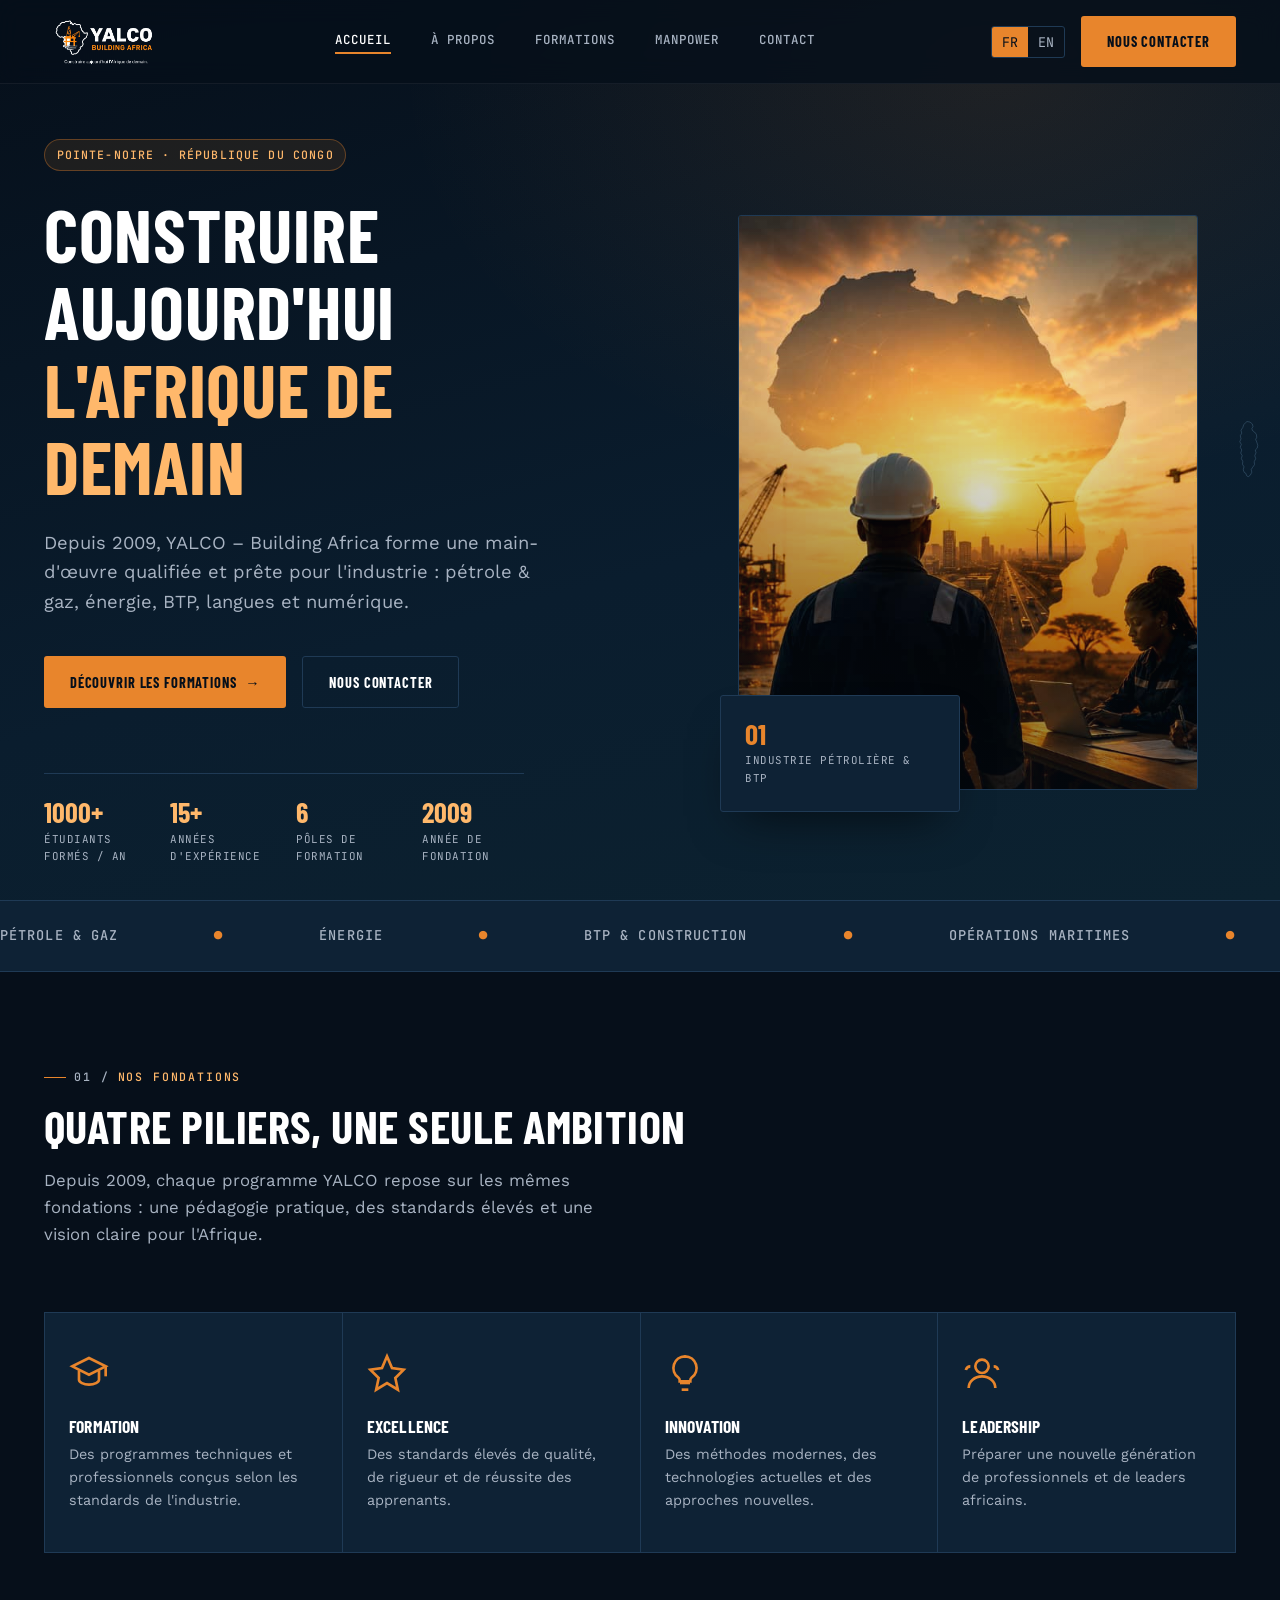
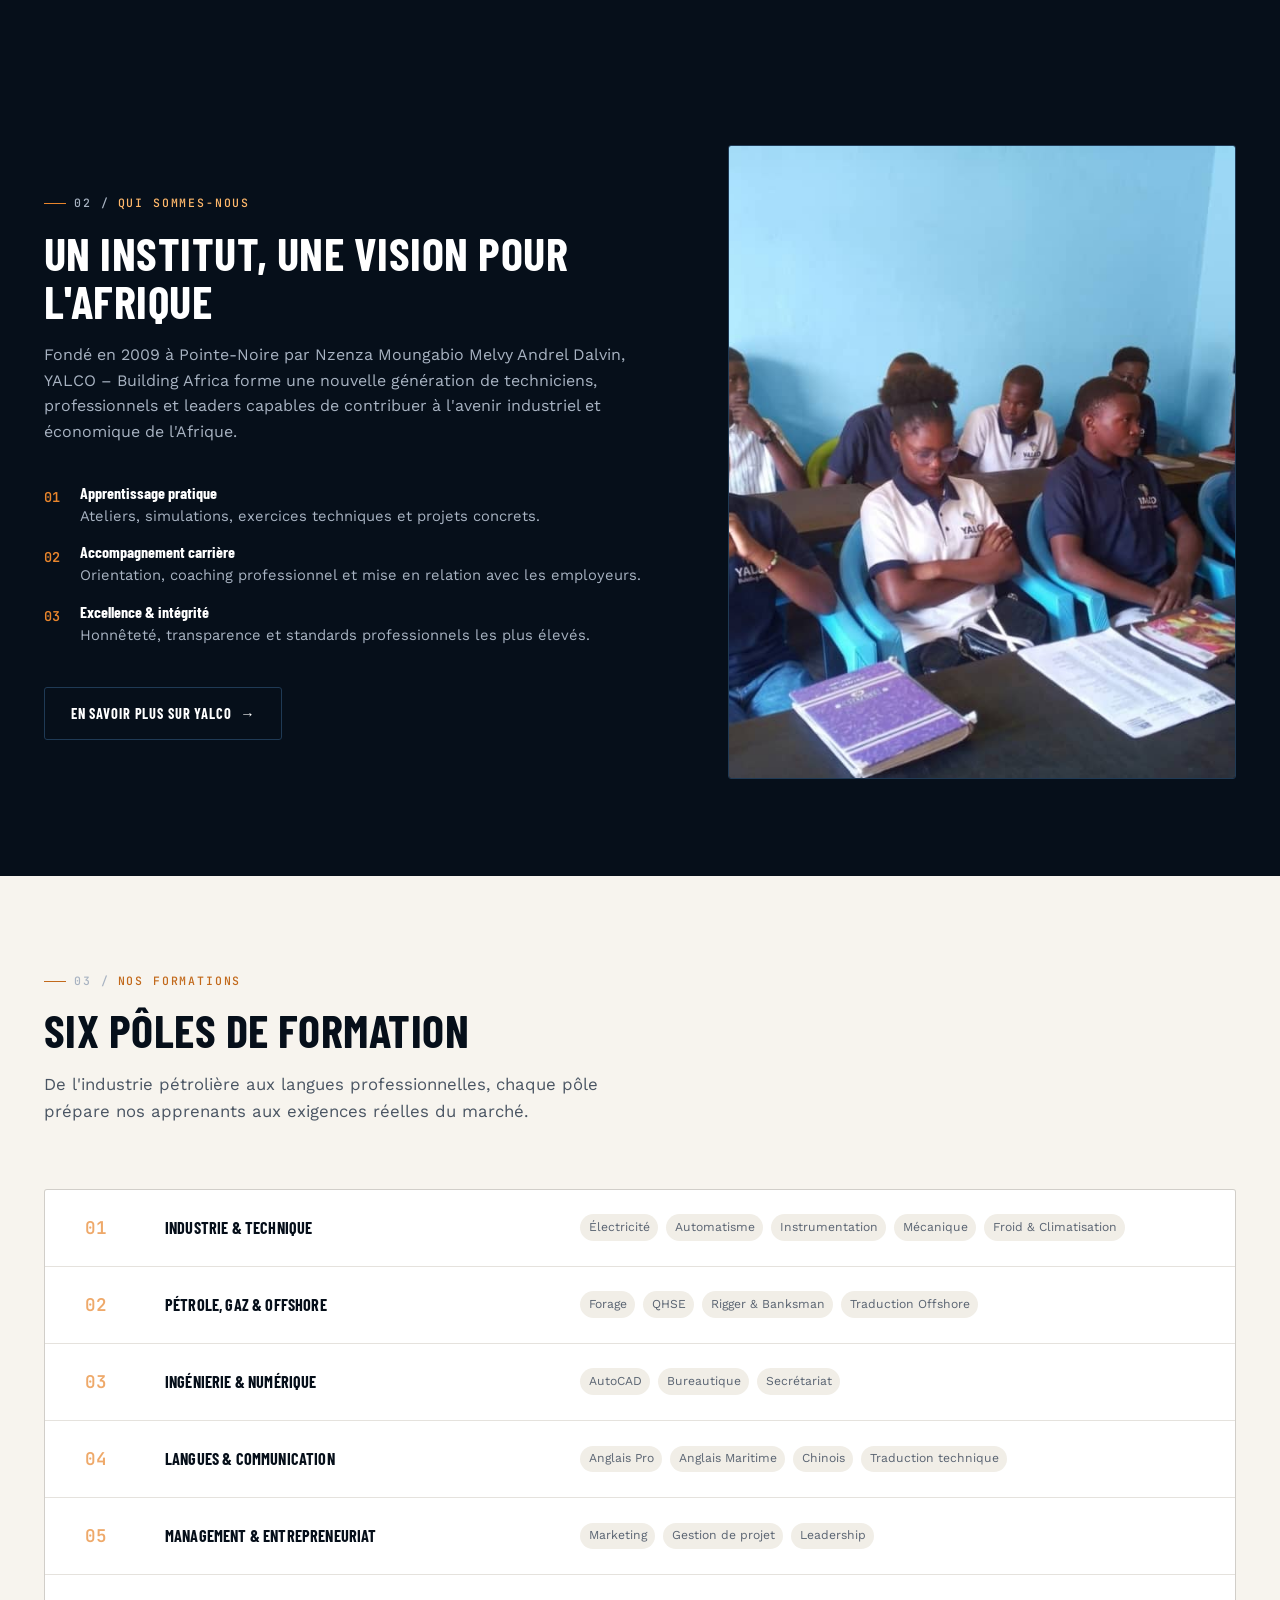
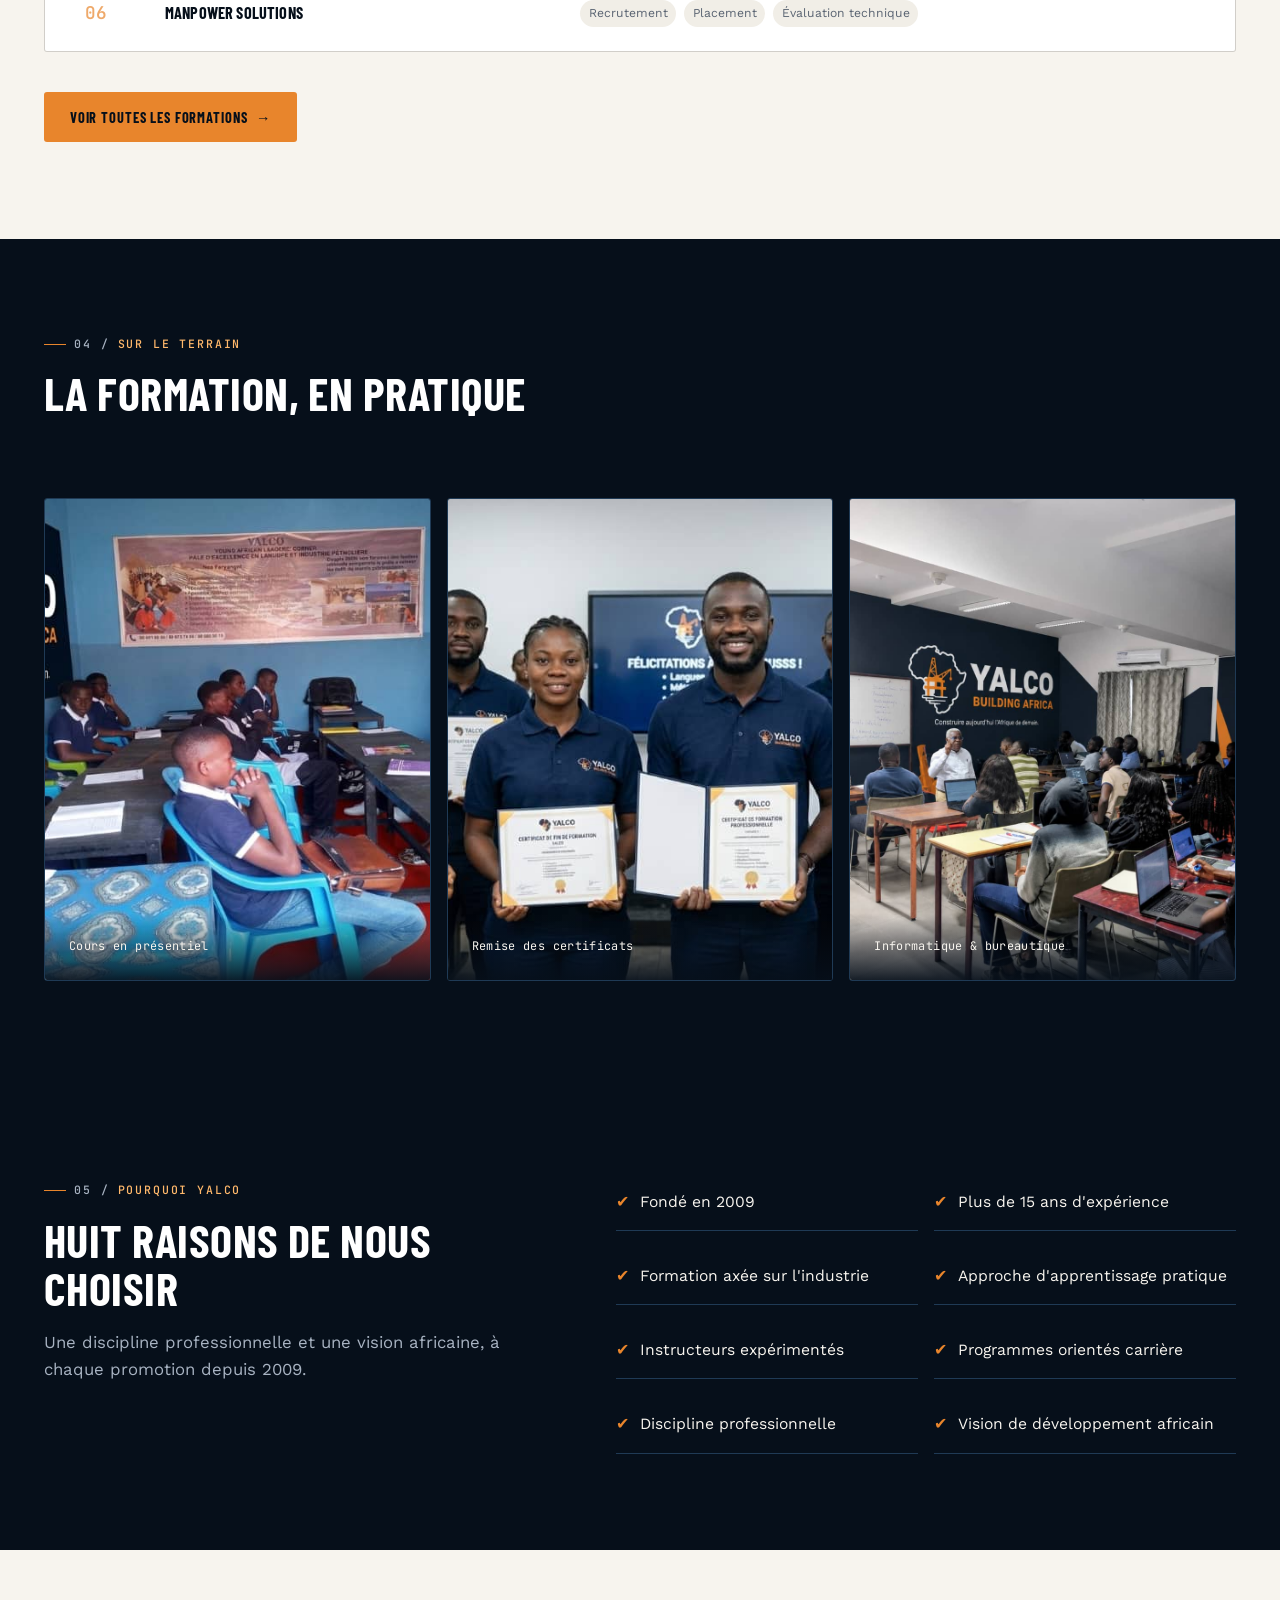
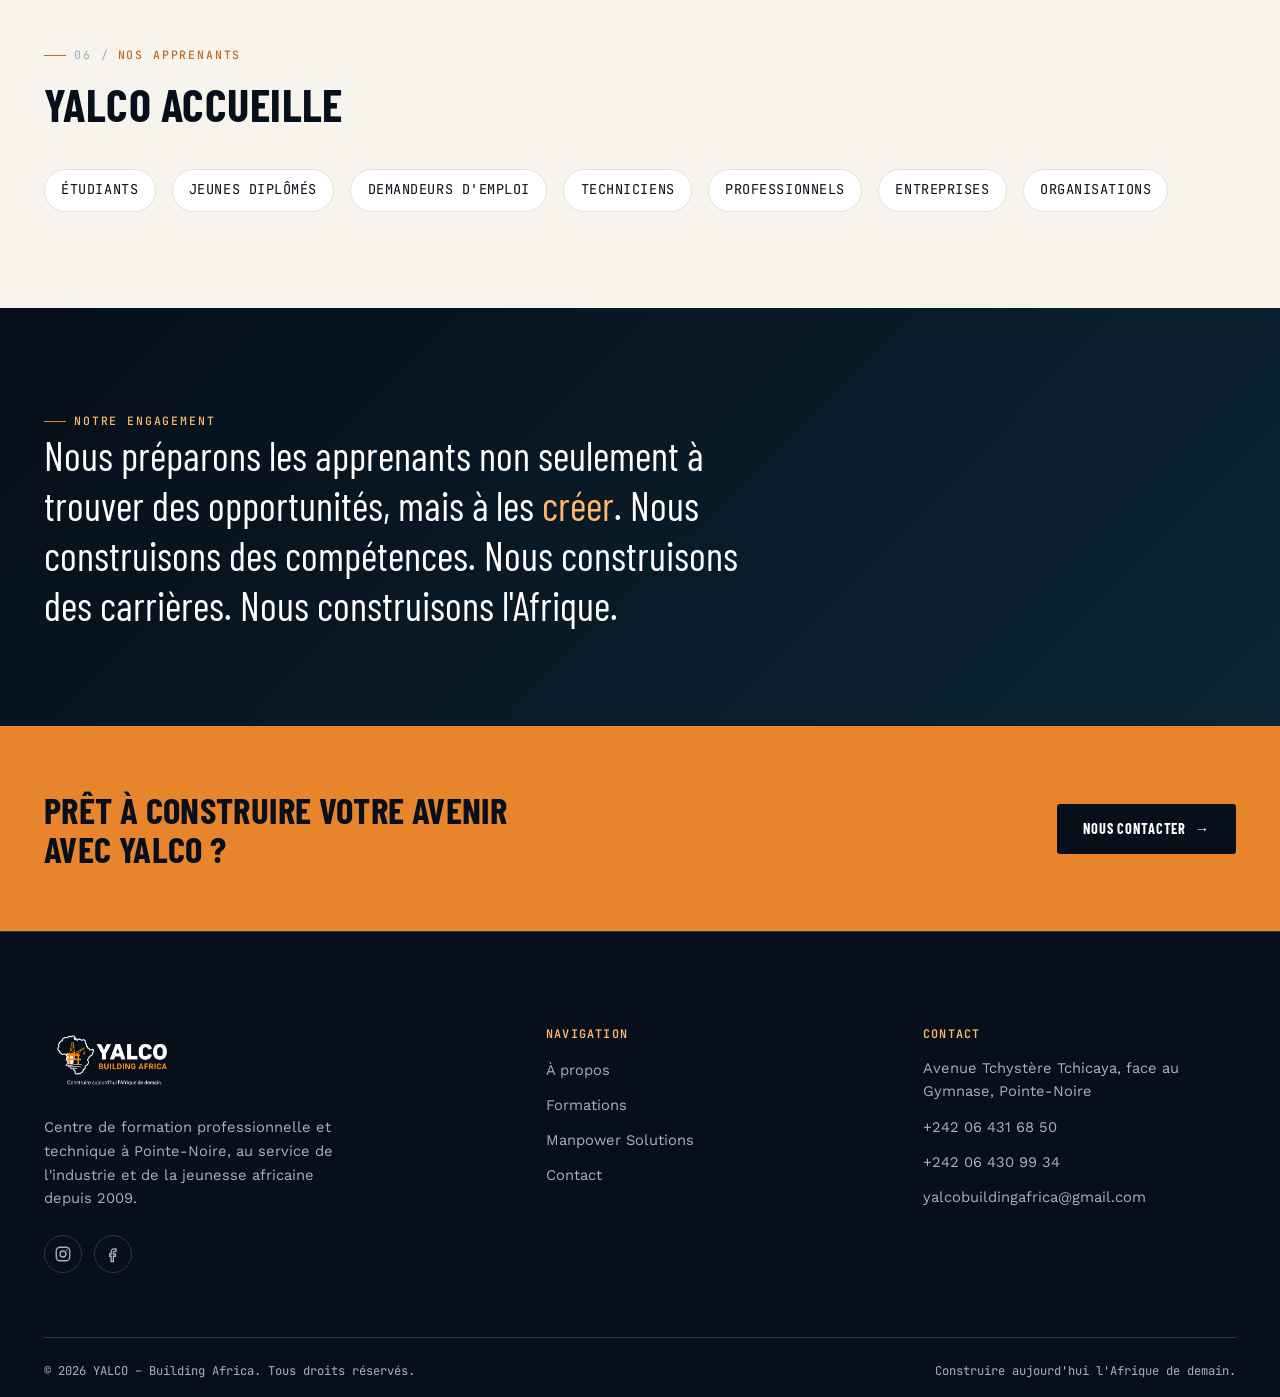
<file: index.html>
<!DOCTYPE html>
<html lang="fr">
<head>
<meta charset="UTF-8">
<meta name="viewport" content="width=device-width, initial-scale=1.0">
<title>YALCO — Building Africa | Centre de formation professionnelle à Pointe-Noire, Congo</title>
<meta name="description" content="YALCO – Building Africa : centre de formation professionnelle et technique à Pointe-Noire, République du Congo, depuis 2009. Pétrole &amp; Gaz, Industrie, BTP, Langues, Management. Formation pratique, instructeurs expérimentés, accompagnement carrière.">
<meta name="keywords" content="formation professionnelle Pointe-Noire, centre de formation Congo, formation pétrole gaz Congo, YALCO building africa, formation BTP Congo, anglais professionnel Pointe-Noire, formation QHSE Congo, manpower solutions Congo">
<meta name="author" content="YALCO – Building Africa">
<meta name="robots" content="index, follow">
<link rel="canonical" href="https://www.yalco.org/">

<!-- Open Graph -->
<meta property="og:type" content="website">
<meta property="og:title" content="YALCO — Building Africa | Construire aujourd'hui l'Afrique de demain">
<meta property="og:description" content="Centre de formation professionnelle et technique à Pointe-Noire, Congo. Pétrole &amp; Gaz, Industrie, BTP, Langues. Depuis 2009.">
<meta property="og:image" content="images/logo.png">
<meta property="og:locale" content="fr_FR">
<meta property="og:locale:alternate" content="en_US">
<meta property="og:url" content="https://www.yalco.org/">

<!-- Hreflang (single bilingual page, JS toggle) -->
<link rel="alternate" hreflang="fr" href="https://www.yalco.org/">
<link rel="alternate" hreflang="en" href="https://www.yalco.org/">

<!-- Favicon standard -->
<link rel="icon" type="image/png" sizes="32x32" href="images/favicon.png">
<link rel="icon" type="image/png" sizes="16x16" href="images/favicon.png">

<!-- Apple Touch Icon (iPhone/iPad) -->
<link rel="apple-touch-icon" href="images/favicon.png">

<!-- Android/Chrome -->
<link rel="icon" type="image/png" sizes="192x192" href="images/favicon.png">
<link rel="icon" type="image/png" sizes="512x512" href="images/favicon.png">

<!-- Fallback pour anciens navigateurs -->
<link rel="shortcut icon" href="images/favicon.png">


<link rel="preconnect" href="https://fonts.googleapis.com">
<link rel="preconnect" href="https://fonts.gstatic.com" crossorigin>
<link href="https://fonts.googleapis.com/css2?family=Barlow+Condensed:wght@500;600;700;800&family=Work+Sans:wght@400;500;600;700&family=JetBrains+Mono:wght@400;500;600&display=swap" rel="stylesheet">
<link rel="stylesheet" href="style (1).css">

<!-- Structured data: Organization -->
<script type="application/ld+json">
{
  "@context": "https://schema.org",
  "@type": "EducationalOrganization",
  "name": "YALCO – Building Africa",
  "alternateName": "YALCO",
  "url": "https://www.yalco.org/",
  "logo": "https://www.yalco.org/images/logo.png",
  "foundingDate": "2009",
  "founder": {
    "@type": "Person",
    "name": "Nzenza Moungabio Melvy Andrel Dalvin"
  },
  "address": {
    "@type": "PostalAddress",
    "streetAddress": "Avenue Tchystère Tchicaya, face au Gymnase",
    "addressLocality": "Pointe-Noire",
    "addressCountry": "CG"
  },
  "telephone": ["+242064316850", "+242064309934"],
  "email": "yalcobuildingafrica@gmail.com",
  "sameAs": [
    "https://www.instagram.com/yalco_buildingafrica/",
    "https://www.facebook.com/profile.php?id=100065642252813"
  ],
  "description": "Centre de formation professionnelle et technique à Pointe-Noire, République du Congo, spécialisé en Pétrole & Gaz, Industrie, BTP, Langues et Management."
}
</script>
</head>
<body>

<!-- ============================================================ HEADER ============================================================ -->
<header class="site-header">
  <div class="container nav-wrap">
    <a href="index.html" class="nav-logo" aria-label="YALCO — Building Africa, accueil">
      <img src="images/logo.png" alt="Logo YALCO Building Africa" width="56" height="27">
    </a>

    <nav class="nav-links" aria-label="Navigation principale">
      <a href="index.html" class="active" data-lang="fr">Accueil</a>
      <a href="index.html" class="active" data-lang="en">Home</a>
      <a href="about.html" data-lang="fr">À propos</a>
      <a href="about.html" data-lang="en">About</a>
      <a href="formations.html" data-lang="fr">Formations</a>
      <a href="formations.html" data-lang="en">Training</a>
      <a href="manpower.html" data-lang="fr">Manpower</a>
      <a href="manpower.html" data-lang="en">Manpower</a>
      <a href="contact.html" data-lang="fr">Contact</a>
      <a href="contact.html" data-lang="en">Contact</a>
    </nav>

    <div class="nav-actions">
      <div class="lang-switch" role="group" aria-label="Choix de la langue">
        <button type="button" data-setlang="fr" class="active">FR</button>
        <button type="button" data-setlang="en">EN</button>
      </div>
      <a href="contact.html" class="btn btn-primary nav-cta">
        <span data-lang="fr">Nous contacter</span>
        <span data-lang="en">Contact us</span>
      </a>
      <button class="nav-toggle" aria-label="Ouvrir le menu" aria-expanded="false">
        <span></span><span></span><span></span>
      </button>
    </div>
  </div>
</header>

<div class="menu-backdrop"></div>
<nav class="mobile-menu" aria-label="Menu mobile">
  <a href="index.html" data-lang="fr">Accueil</a>
  <a href="index.html" data-lang="en">Home</a>
  <a href="about.html" data-lang="fr">À propos</a>
  <a href="about.html" data-lang="en">About</a>
  <a href="formations.html" data-lang="fr">Formations</a>
  <a href="formations.html" data-lang="en">Training</a>
  <a href="manpower.html" data-lang="fr">Manpower Solutions</a>
  <a href="manpower.html" data-lang="en">Manpower Solutions</a>
  <a href="contact.html" data-lang="fr">Contact</a>
  <a href="contact.html" data-lang="en">Contact</a>
  <a href="contact.html" class="btn btn-primary">
    <span data-lang="fr">Nous contacter</span>
    <span data-lang="en">Contact us</span>
  </a>
</nav>

<!-- ============================================================ SIGNATURE: Africa progress rail ============================================================ -->
<div class="progress-rail" aria-hidden="true">
  <svg viewBox="0 0 200 400" xmlns="http://www.w3.org/2000/svg" preserveAspectRatio="xMidYMid meet">
    <defs>
      <clipPath id="africa-clip">
        <path d="M100 10 L120 14 L135 26 L140 45 L132 58 L138 72 L150 80 L162 95 L165 115 L158 130 L165 148 L172 168 L168 188 L155 200 L160 218 L152 238 L158 258 L148 278 L150 298 L138 315 L128 330 L132 348 L122 368 L108 378 L98 372 L92 355 L82 350 L75 332 L80 312 L70 295 L72 275 L62 258 L68 238 L58 220 L65 200 L55 182 L62 162 L52 145 L60 125 L55 105 L65 88 L60 68 L72 50 L78 32 L90 18 Z"/>
      </clipPath>
    </defs>
    <path d="M100 10 L120 14 L135 26 L140 45 L132 58 L138 72 L150 80 L162 95 L165 115 L158 130 L165 148 L172 168 L168 188 L155 200 L160 218 L152 238 L158 258 L148 278 L150 298 L138 315 L128 330 L132 348 L122 368 L108 378 L98 372 L92 355 L82 350 L75 332 L80 312 L70 295 L72 275 L62 258 L68 238 L58 220 L65 200 L55 182 L62 162 L52 145 L60 125 L55 105 L65 88 L60 68 L72 50 L78 32 L90 18 Z"
      fill="none" stroke="#5A7C99" stroke-width="2.5"/>
    <g clip-path="url(#africa-clip)">
      <rect id="rail-fill-mask" x="0" y="400" width="200" height="0" fill="#E8852C"/>
    </g>
  </svg>
</div>

<!-- ============================================================ HERO ============================================================ -->
<section class="hero">
  <div class="hero-bg-wash" aria-hidden="true"></div>
  <div class="container hero-grid">

    <div>
      <span class="hero-tag reveal">
        <span data-lang="fr">Pointe-Noire · République du Congo</span>
        <span data-lang="en">Pointe-Noire · Republic of Congo</span>
      </span>
      <h1 class="hero-title reveal">
        <span data-lang="fr">Construire aujourd'hui <span class="line-accent">l'Afrique de demain</span></span>
        <span data-lang="en">Building today <span class="line-accent">the Africa of tomorrow</span></span>
      </h1>
      <p class="hero-subtitle reveal">
        <span data-lang="fr">Depuis 2009, YALCO – Building Africa forme une main-d'œuvre qualifiée et prête pour l'industrie : pétrole &amp; gaz, énergie, BTP, langues et numérique.</span>
        <span data-lang="en">Since 2009, YALCO – Building Africa has trained a skilled, industry-ready workforce: oil &amp; gas, energy, construction, languages and digital skills.</span>
      </p>
      <div class="hero-actions reveal">
        <a href="formations.html" class="btn btn-primary">
          <span data-lang="fr">Découvrir les formations</span>
          <span data-lang="en">Explore our programs</span>
          <span class="btn-arrow">→</span>
        </a>
        <a href="contact.html" class="btn btn-ghost">
          <span data-lang="fr">Nous contacter</span>
          <span data-lang="en">Get in touch</span>
        </a>
      </div>
      <div class="hero-stats reveal">
        <div>
          <div class="hero-stat-num"><span>1000+</span></div>
          <div class="hero-stat-label">
            <span data-lang="fr">Étudiants formés / an</span>
            <span data-lang="en">Students trained / year</span>
          </div>
        </div>
        <div>
          <div class="hero-stat-num"><span>15+</span></div>
          <div class="hero-stat-label">
            <span data-lang="fr">Années d'expérience</span>
            <span data-lang="en">Years of experience</span>
          </div>
        </div>
        <div>
          <div class="hero-stat-num"><span>6</span></div>
          <div class="hero-stat-label">
            <span data-lang="fr">Pôles de formation</span>
            <span data-lang="en">Training divisions</span>
          </div>
        </div>
        <div>
          <div class="hero-stat-num"><span>2009</span></div>
          <div class="hero-stat-label">
            <span data-lang="fr">Année de fondation</span>
            <span data-lang="en">Founded</span>
          </div>
        </div>
      </div>
    </div>

    <div class="hero-visual reveal">
      <div class="hero-visual-frame">
        <img src="images/horizon.jpeg" alt="Ingénieur face à un chantier pétrolier et de construction, silhouette de l'Afrique en surimpression" width="1080" height="720" loading="eager">
      </div>
      <div class="hero-visual-tagcard">
        <div class="tag-num">01</div>
        <div class="tag-label">
          <span data-lang="fr">Industrie pétrolière &amp; BTP</span>
          <span data-lang="en">Oil industry &amp; construction</span>
        </div>
      </div>
    </div>

  </div>
</section>

<!-- ============================================================ SECTORS STRIP ============================================================ -->
<div class="sectors-strip">
  <div class="sectors-track">
    <span data-lang="fr">Pétrole &amp; Gaz</span><span class="dot" data-lang="fr">●</span>
    <span data-lang="fr">Énergie</span><span class="dot" data-lang="fr">●</span>
    <span data-lang="fr">BTP &amp; Construction</span><span class="dot" data-lang="fr">●</span>
    <span data-lang="fr">Opérations Maritimes</span><span class="dot" data-lang="fr">●</span>
    <span data-lang="fr">Industrie</span><span class="dot" data-lang="fr">●</span>
    <span data-lang="fr">Langues &amp; Communication</span><span class="dot" data-lang="fr">●</span>
    <span data-lang="fr">Management</span><span class="dot" data-lang="fr">●</span>
    <span data-lang="fr">Pétrole &amp; Gaz</span><span class="dot" data-lang="fr">●</span>
    <span data-lang="fr">Énergie</span><span class="dot" data-lang="fr">●</span>
    <span data-lang="fr">BTP &amp; Construction</span><span class="dot" data-lang="fr">●</span>
    <span data-lang="fr">Opérations Maritimes</span><span class="dot" data-lang="fr">●</span>
    <span data-lang="fr">Industrie</span><span class="dot" data-lang="fr">●</span>
    <span data-lang="fr">Langues &amp; Communication</span><span class="dot" data-lang="fr">●</span>
    <span data-lang="fr">Management</span><span class="dot" data-lang="fr">●</span>

    <span data-lang="en">Oil &amp; Gas</span><span class="dot" data-lang="en">●</span>
    <span data-lang="en">Energy</span><span class="dot" data-lang="en">●</span>
    <span data-lang="en">Construction</span><span class="dot" data-lang="en">●</span>
    <span data-lang="en">Maritime Operations</span><span class="dot" data-lang="en">●</span>
    <span data-lang="en">Manufacturing</span><span class="dot" data-lang="en">●</span>
    <span data-lang="en">Languages &amp; Communication</span><span class="dot" data-lang="en">●</span>
    <span data-lang="en">Management</span><span class="dot" data-lang="en">●</span>
    <span data-lang="en">Oil &amp; Gas</span><span class="dot" data-lang="en">●</span>
    <span data-lang="en">Energy</span><span class="dot" data-lang="en">●</span>
    <span data-lang="en">Construction</span><span class="dot" data-lang="en">●</span>
    <span data-lang="en">Maritime Operations</span><span class="dot" data-lang="en">●</span>
    <span data-lang="en">Manufacturing</span><span class="dot" data-lang="en">●</span>
    <span data-lang="en">Languages &amp; Communication</span><span class="dot" data-lang="en">●</span>
    <span data-lang="en">Management</span><span class="dot" data-lang="en">●</span>
  </div>
</div>

<!-- ============================================================ PILLARS ============================================================ -->
<section class="section">
  <div class="container">
    <div class="section-head reveal">
      <span class="eyebrow"><span class="eyebrow-num">01 /</span> <span data-lang="fr">Nos fondations</span><span data-lang="en">Our foundations</span></span>
      <h2 class="section-title">
        <span data-lang="fr">Quatre piliers, une seule ambition</span>
        <span data-lang="en">Four pillars, one ambition</span>
      </h2>
      <p class="section-lede">
        <span data-lang="fr">Depuis 2009, chaque programme YALCO repose sur les mêmes fondations : une pédagogie pratique, des standards élevés et une vision claire pour l'Afrique.</span>
        <span data-lang="en">Since 2009, every YALCO program rests on the same foundations: hands-on teaching, high standards, and a clear vision for Africa.</span>
      </p>
    </div>
  </div>

  <div class="container">
    <div class="pillars-grid reveal-stagger">
      <div class="pillar-card">
        <div class="pillar-icon"><svg viewBox="0 0 24 24"><path d="M12 3 2 8l10 5 10-5-10-5Z"/><path d="M6 10.5V16c0 1.5 2.7 3 6 3s6-1.5 6-3v-5.5"/><path d="M22 8v6"/></svg></div>
        <h3 data-lang="fr">Formation</h3><h3 data-lang="en">Training</h3>
        <p data-lang="fr">Des programmes techniques et professionnels conçus selon les standards de l'industrie.</p>
        <p data-lang="en">Technical and professional programs built to industry standards.</p>
      </div>
      <div class="pillar-card">
        <div class="pillar-icon"><svg viewBox="0 0 24 24"><path d="M12 2 9 9l-7 1 5 5-1.5 7L12 18l6.5 4L17 15l5-5-7-1-3-7Z"/></svg></div>
        <h3 data-lang="fr">Excellence</h3><h3 data-lang="en">Excellence</h3>
        <p data-lang="fr">Des standards élevés de qualité, de rigueur et de réussite des apprenants.</p>
        <p data-lang="en">High standards of quality, rigor, and learner success.</p>
      </div>
      <div class="pillar-card">
        <div class="pillar-icon"><svg viewBox="0 0 24 24"><path d="M9 18h6"/><path d="M10 22h4"/><path d="M12 2a7 7 0 0 0-4 12.7c.5.4.8 1 .8 1.6V17h6.4v-.7c0-.6.3-1.2.8-1.6A7 7 0 0 0 12 2Z"/></svg></div>
        <h3 data-lang="fr">Innovation</h3><h3 data-lang="en">Innovation</h3>
        <p data-lang="fr">Des méthodes modernes, des technologies actuelles et des approches nouvelles.</p>
        <p data-lang="en">Modern methods, current technologies, and new approaches to learning.</p>
      </div>
      <div class="pillar-card">
        <div class="pillar-icon"><svg viewBox="0 0 24 24"><circle cx="12" cy="8" r="4"/><path d="M4 21c0-4 3.6-7 8-7s8 3 8 7"/><path d="M19 8c1.3 0 2.4.9 2.7 2.2"/><path d="M5 8c-1.3 0-2.4.9-2.7 2.2"/></svg></div>
        <h3 data-lang="fr">Leadership</h3><h3 data-lang="en">Leadership</h3>
        <p data-lang="fr">Préparer une nouvelle génération de professionnels et de leaders africains.</p>
        <p data-lang="en">Preparing a new generation of African professionals and leaders.</p>
      </div>
    </div>
  </div>
</section>

<!-- ============================================================ ABOUT SPLIT (with real photo) ============================================================ -->
<section class="section">
  <div class="container">
    <div class="split reverse">
      <div class="split-media reveal">
        <div class="split-media-frame">
          <img src="images/salle_classe.jpeg" alt="Salle de formation YALCO Building Africa avec étudiants et instructeur" width="844" height="1080" loading="lazy">
        </div>
      </div>
      <div class="reveal">
        <span class="eyebrow"><span class="eyebrow-num">02 /</span> <span data-lang="fr">Qui sommes-nous</span><span data-lang="en">Who we are</span></span>
        <h2 class="section-title">
          <span data-lang="fr">Un institut, une vision pour l'Afrique</span>
          <span data-lang="en">One institute, one vision for Africa</span>
        </h2>
        <p>
          <span data-lang="fr">Fondé en 2009 à Pointe-Noire par Nzenza Moungabio Melvy Andrel Dalvin, YALCO – Building Africa forme une nouvelle génération de techniciens, professionnels et leaders capables de contribuer à l'avenir industriel et économique de l'Afrique.</span>
          <span data-lang="en">Founded in 2009 in Pointe-Noire by Nzenza Moungabio Melvy Andrel Dalvin, YALCO – Building Africa trains a new generation of technicians, professionals, and leaders able to contribute to Africa's industrial and economic future.</span>
        </p>
        <div class="value-list">
          <div class="value-item">
            <span class="num">01</span>
            <div>
              <h4 data-lang="fr">Apprentissage pratique</h4><h4 data-lang="en">Practical learning</h4>
              <p data-lang="fr">Ateliers, simulations, exercices techniques et projets concrets.</p>
              <p data-lang="en">Workshops, simulations, technical exercises, and real projects.</p>
            </div>
          </div>
          <div class="value-item">
            <span class="num">02</span>
            <div>
              <h4 data-lang="fr">Accompagnement carrière</h4><h4 data-lang="en">Career support</h4>
              <p data-lang="fr">Orientation, coaching professionnel et mise en relation avec les employeurs.</p>
              <p data-lang="en">Career guidance, professional coaching, and employer connections.</p>
            </div>
          </div>
          <div class="value-item">
            <span class="num">03</span>
            <div>
              <h4 data-lang="fr">Excellence &amp; intégrité</h4><h4 data-lang="en">Excellence &amp; integrity</h4>
              <p data-lang="fr">Honnêteté, transparence et standards professionnels les plus élevés.</p>
              <p data-lang="en">Honesty, transparency, and the highest professional standards.</p>
            </div>
          </div>
        </div>
        <a href="about.html" class="btn btn-ghost" style="margin-top: var(--s-4);">
          <span data-lang="fr">En savoir plus sur YALCO</span><span data-lang="en">Learn more about YALCO</span>
          <span class="btn-arrow">→</span>
        </a>
      </div>
    </div>
  </div>
</section>

<!-- ============================================================ TRAINING DIVISIONS ============================================================ -->
<section class="section section-light">
  <div class="container">
    <div class="section-head reveal">
      <span class="eyebrow"><span class="eyebrow-num">03 /</span> <span data-lang="fr">Nos formations</span><span data-lang="en">Our programs</span></span>
      <h2 class="section-title">
        <span data-lang="fr">Six pôles de formation</span>
        <span data-lang="en">Six training divisions</span>
      </h2>
      <p class="section-lede">
        <span data-lang="fr">De l'industrie pétrolière aux langues professionnelles, chaque pôle prépare nos apprenants aux exigences réelles du marché.</span>
        <span data-lang="en">From the oil industry to professional languages, every division prepares learners for the real demands of the job market.</span>
      </p>
    </div>

    <div class="divisions-list reveal-stagger">
      <div class="division-row">
        <span class="division-index">01</span>
        <span class="division-name" data-lang="fr">Industrie &amp; Technique</span>
        <span class="division-name" data-lang="en">Industrial &amp; Technical</span>
        <div class="division-tags">
          <span data-lang="fr">Électricité</span><span data-lang="fr">Automatisme</span><span data-lang="fr">Instrumentation</span><span data-lang="fr">Mécanique</span><span data-lang="fr">Froid &amp; Climatisation</span>
          <span data-lang="en">Electrical</span><span data-lang="en">Automation</span><span data-lang="en">Instrumentation</span><span data-lang="en">Mechanical</span><span data-lang="en">HVAC</span>
        </div>
      </div>
      <div class="division-row">
        <span class="division-index">02</span>
        <span class="division-name" data-lang="fr">Pétrole, Gaz &amp; Offshore</span>
        <span class="division-name" data-lang="en">Oil, Gas &amp; Offshore</span>
        <div class="division-tags">
          <span data-lang="fr">Forage</span><span data-lang="fr">QHSE</span><span data-lang="fr">Rigger &amp; Banksman</span><span data-lang="fr">Traduction Offshore</span>
          <span data-lang="en">Drilling</span><span data-lang="en">QHSE</span><span data-lang="en">Rigger &amp; Banksman</span><span data-lang="en">Offshore Translation</span>
        </div>
      </div>
      <div class="division-row">
        <span class="division-index">03</span>
        <span class="division-name" data-lang="fr">Ingénierie &amp; Numérique</span>
        <span class="division-name" data-lang="en">Engineering &amp; Digital</span>
        <div class="division-tags">
          <span data-lang="fr">AutoCAD</span><span data-lang="fr">Bureautique</span><span data-lang="fr">Secrétariat</span>
          <span data-lang="en">AutoCAD</span><span data-lang="en">Office Tools</span><span data-lang="en">Secretarial Studies</span>
        </div>
      </div>
      <div class="division-row">
        <span class="division-index">04</span>
        <span class="division-name" data-lang="fr">Langues &amp; Communication</span>
        <span class="division-name" data-lang="en">Languages &amp; Communication</span>
        <div class="division-tags">
          <span data-lang="fr">Anglais Pro</span><span data-lang="fr">Anglais Maritime</span><span data-lang="fr">Chinois</span><span data-lang="fr">Traduction technique</span>
          <span data-lang="en">Professional English</span><span data-lang="en">Maritime English</span><span data-lang="en">Chinese</span><span data-lang="en">Technical Translation</span>
        </div>
      </div>
      <div class="division-row">
        <span class="division-index">05</span>
        <span class="division-name" data-lang="fr">Management &amp; Entrepreneuriat</span>
        <span class="division-name" data-lang="en">Management &amp; Entrepreneurship</span>
        <div class="division-tags">
          <span data-lang="fr">Marketing</span><span data-lang="fr">Gestion de projet</span><span data-lang="fr">Leadership</span>
          <span data-lang="en">Marketing</span><span data-lang="en">Project Management</span><span data-lang="en">Leadership</span>
        </div>
      </div>
      <div class="division-row">
        <span class="division-index">06</span>
        <span class="division-name" data-lang="fr">Manpower Solutions</span>
        <span class="division-name" data-lang="en">Manpower Solutions</span>
        <div class="division-tags">
          <span data-lang="fr">Recrutement</span><span data-lang="fr">Placement</span><span data-lang="fr">Évaluation technique</span>
          <span data-lang="en">Recruitment</span><span data-lang="en">Placement</span><span data-lang="en">Technical Assessment</span>
        </div>
      </div>
    </div>

    <a href="formations.html" class="btn btn-primary reveal" style="margin-top: var(--s-4);">
      <span data-lang="fr">Voir toutes les formations</span><span data-lang="en">View all programs</span>
      <span class="btn-arrow">→</span>
    </a>
  </div>
</section>

<!-- ============================================================ PHOTO STRIP — credibility ============================================================ -->
<section class="section">
  <div class="container">
    <div class="section-head reveal">
      <span class="eyebrow"><span class="eyebrow-num">04 /</span> <span data-lang="fr">Sur le terrain</span><span data-lang="en">On the ground</span></span>
      <h2 class="section-title">
        <span data-lang="fr">La formation, en pratique</span>
        <span data-lang="en">Training, in practice</span>
      </h2>
    </div>
    <div class="photo-strip reveal-stagger">
      <figure>
        <img src="images/classroom.jpeg" alt="Étudiants YALCO en salle de classe, uniforme bleu marine" loading="lazy">
        <figcaption><span data-lang="fr">Cours en présentiel</span><span data-lang="en">In-person classes</span></figcaption>
      </figure>
      <figure>
        <img src="images/remise_diplomes.jpeg" alt="Remise de certificats de fin de formation aux diplômés YALCO" loading="lazy">
        <figcaption><span data-lang="fr">Remise des certificats</span><span data-lang="en">Certificate ceremony</span></figcaption>
      </figure>
      <figure>
        <img src="images/informatique.jpeg" alt="Formation informatique et bureautique chez YALCO" loading="lazy">
        <figcaption><span data-lang="fr">Informatique &amp; bureautique</span><span data-lang="en">IT &amp; office skills</span></figcaption>
      </figure>
    </div>
  </div>
</section>

<!-- ============================================================ WHY CHOOSE YALCO ============================================================ -->
<section class="section">
  <div class="container">
    <div class="why-grid">
      <div class="reveal">
        <span class="eyebrow"><span class="eyebrow-num">05 /</span> <span data-lang="fr">Pourquoi YALCO</span><span data-lang="en">Why YALCO</span></span>
        <h2 class="section-title">
          <span data-lang="fr">Huit raisons de nous choisir</span>
          <span data-lang="en">Eight reasons to choose us</span>
        </h2>
        <p class="section-lede">
          <span data-lang="fr">Une discipline professionnelle et une vision africaine, à chaque promotion depuis 2009.</span>
          <span data-lang="en">Professional discipline and an African vision, in every cohort since 2009.</span>
        </p>
      </div>

      <ul class="why-list reveal-stagger">
        <li><span class="why-check">✔</span><span data-lang="fr">Fondé en 2009</span><span data-lang="en">Founded in 2009</span></li>
        <li><span class="why-check">✔</span><span data-lang="fr">Plus de 15 ans d'expérience</span><span data-lang="en">15+ years of experience</span></li>
        <li><span class="why-check">✔</span><span data-lang="fr">Formation axée sur l'industrie</span><span data-lang="en">Industry-focused training</span></li>
        <li><span class="why-check">✔</span><span data-lang="fr">Approche d'apprentissage pratique</span><span data-lang="en">Practical learning approach</span></li>
        <li><span class="why-check">✔</span><span data-lang="fr">Instructeurs expérimentés</span><span data-lang="en">Experienced instructors</span></li>
        <li><span class="why-check">✔</span><span data-lang="fr">Programmes orientés carrière</span><span data-lang="en">Career-oriented programs</span></li>
        <li><span class="why-check">✔</span><span data-lang="fr">Discipline professionnelle</span><span data-lang="en">Professional discipline</span></li>
        <li><span class="why-check">✔</span><span data-lang="fr">Vision de développement africain</span><span data-lang="en">African development vision</span></li>
      </ul>
    </div>
  </div>
</section>

<!-- ============================================================ WHO WE WELCOME ============================================================ -->
<section class="section section-light">
  <div class="container">
    <div class="section-head reveal" style="margin-bottom: var(--s-3);">
      <span class="eyebrow"><span class="eyebrow-num">06 /</span> <span data-lang="fr">Nos apprenants</span><span data-lang="en">Our learners</span></span>
      <h2 class="section-title">
        <span data-lang="fr">YALCO accueille</span>
        <span data-lang="en">YALCO welcomes</span>
      </h2>
    </div>
    <div class="learners-grid reveal-stagger">
      <div class="learner-tag"><span data-lang="fr">Étudiants</span><span data-lang="en">Students</span></div>
      <div class="learner-tag"><span data-lang="fr">Jeunes diplômés</span><span data-lang="en">Young graduates</span></div>
      <div class="learner-tag"><span data-lang="fr">Demandeurs d'emploi</span><span data-lang="en">Job seekers</span></div>
      <div class="learner-tag"><span data-lang="fr">Techniciens</span><span data-lang="en">Technicians</span></div>
      <div class="learner-tag"><span data-lang="fr">Professionnels</span><span data-lang="en">Professionals</span></div>
      <div class="learner-tag"><span data-lang="fr">Entreprises</span><span data-lang="en">Companies</span></div>
      <div class="learner-tag"><span data-lang="fr">Organisations</span><span data-lang="en">Organizations</span></div>
    </div>
  </div>
</section>

<!-- ============================================================ COMMITMENT BAND ============================================================ -->
<section class="commitment">
  <div class="container">
    <span class="eyebrow reveal"><span data-lang="fr">Notre engagement</span><span data-lang="en">Our commitment</span></span>
    <p class="commitment-quote reveal">
      <span data-lang="fr">Nous préparons les apprenants non seulement à trouver des opportunités, mais à les <span class="accent">créer</span>. Nous construisons des compétences. Nous construisons des carrières. Nous construisons l'Afrique.</span>
      <span data-lang="en">We prepare learners not only to find opportunities, but to <span class="accent">create</span> them. We build skills. We build careers. We build Africa.</span>
    </p>
  </div>
</section>

<!-- ============================================================ CTA BAND ============================================================ -->
<section class="cta-band">
  <div class="container cta-band-inner">
    <h2>
      <span data-lang="fr">Prêt à construire votre avenir avec YALCO ?</span>
      <span data-lang="en">Ready to build your future with YALCO?</span>
    </h2>
    <a href="contact.html" class="btn btn-primary">
      <span data-lang="fr">Nous contacter</span><span data-lang="en">Get in touch</span>
      <span class="btn-arrow">→</span>
    </a>
  </div>
</section>

<!-- ============================================================ FOOTER ============================================================ -->
<footer class="site-footer">
  <div class="container">
    <div class="footer-grid">
      <div class="footer-about">
        <div class="footer-logo">
          <img src="images/logo.png" alt="Logo YALCO Building Africa" width="64" height="31">
        </div>
        <p data-lang="fr">Centre de formation professionnelle et technique à Pointe-Noire, au service de l'industrie et de la jeunesse africaine depuis 2009.</p>
        <p data-lang="en">Professional and technical training institute in Pointe-Noire, serving industry and African youth since 2009.</p>

        <div class="footer-social" aria-label="Réseaux sociaux YALCO">
          <a href="https://www.instagram.com/yalco_buildingafrica/" class="footer-social-link" aria-label="YALCO sur Instagram" target="_blank" rel="noopener noreferrer">
            <svg viewBox="0 0 24 24" fill="none" stroke="currentColor" stroke-width="1.8" aria-hidden="true">
              <rect x="3" y="3" width="18" height="18" rx="5"/>
              <circle cx="12" cy="12" r="4"/>
              <circle cx="17.2" cy="6.8" r="1" fill="currentColor" stroke="none"/>
            </svg>
          </a>
          <a href="https://www.facebook.com/profile.php?id=100065642252813" class="footer-social-link" aria-label="YALCO sur Facebook" target="_blank" rel="noopener noreferrer">
            <svg viewBox="0 0 24 24" fill="none" stroke="currentColor" stroke-width="1.8" aria-hidden="true">
              <path d="M16 8.5h-2.2c-.7 0-1.3.6-1.3 1.3V12h3l-.4 3h-2.6v7h-3v-7H7.5v-3h2V9.5C9.5 7 11.3 5.2 13.7 5.2H16v3.3Z"/>
            </svg>
          </a>
        </div>
      </div>
      <div class="footer-col">
        <h4 data-lang="fr">Navigation</h4><h4 data-lang="en">Navigation</h4>
        <ul>
          <li><a href="about.html" data-lang="fr">À propos</a><a href="about.html" data-lang="en">About</a></li>
          <li><a href="formations.html" data-lang="fr">Formations</a><a href="formations.html" data-lang="en">Training</a></li>
          <li><a href="manpower.html" data-lang="fr">Manpower Solutions</a><a href="manpower.html" data-lang="en">Manpower Solutions</a></li>
          <li><a href="contact.html" data-lang="fr">Contact</a><a href="contact.html" data-lang="en">Contact</a></li>
        </ul>
      </div>
      <div class="footer-col">
        <h4 data-lang="fr">Contact</h4><h4 data-lang="en">Contact</h4>
        <ul>
          <li><p data-lang="fr">Avenue Tchystère Tchicaya, face au Gymnase, Pointe-Noire</p><p data-lang="en">Tchystère Tchicaya Avenue, opposite the Gymnasium, Pointe-Noire</p></li>
          <li><a href="tel:+24206431685">+242 06 431 68 50</a></li>
          <li><a href="tel:+24206430934">+242 06 430 99 34</a></li>
          <li><a href="mailto:yalcobuildingafrica@gmail.com">yalcobuildingafrica@gmail.com</a></li>
        </ul>
      </div>
    </div>
    <div class="footer-bottom">
      <span data-lang="fr">© 2026 YALCO – Building Africa. Tous droits réservés.</span>
      <span data-lang="en">© 2026 YALCO – Building Africa. All rights reserved.</span>
      <span data-lang="fr">Construire aujourd'hui l'Afrique de demain.</span>
      <span data-lang="en">Building today the Africa of tomorrow.</span>
    </div>
  </div>
</footer>

<script src="main.js"></script>
</body>
</html>
</file>
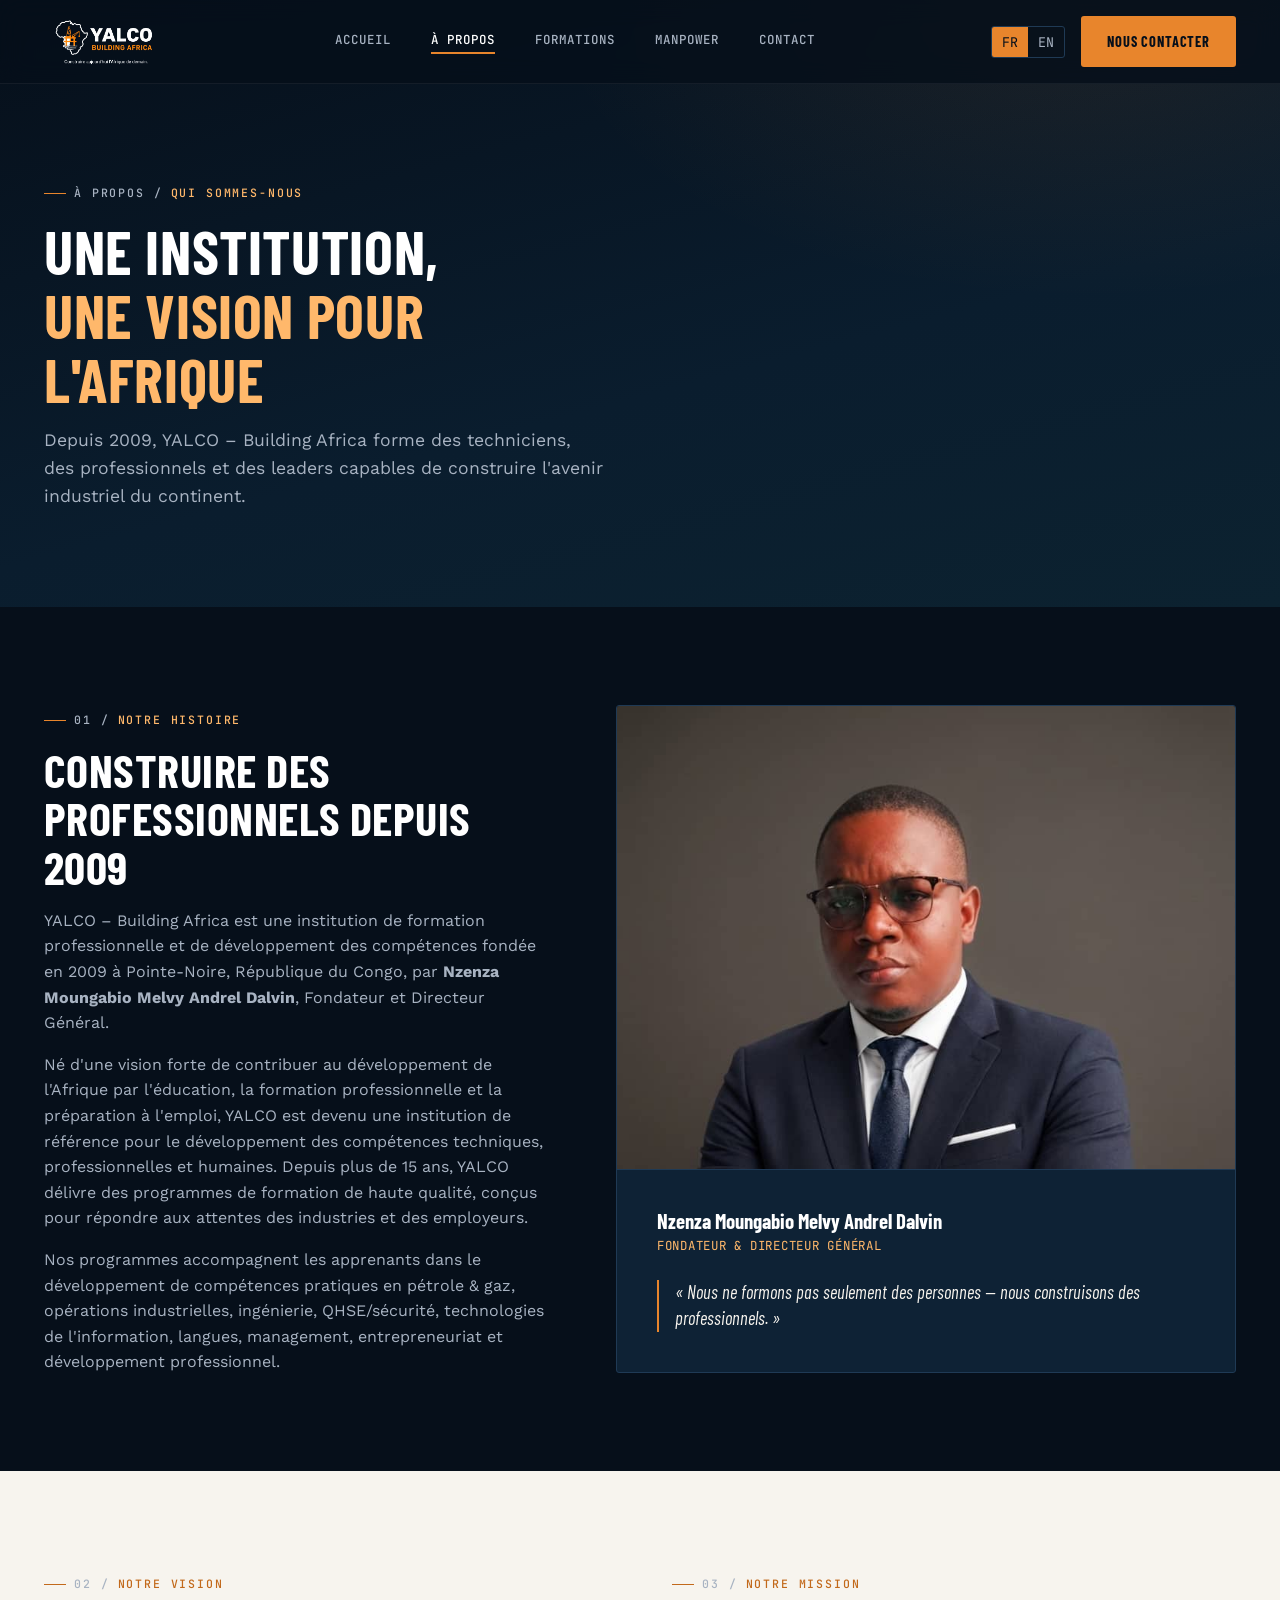
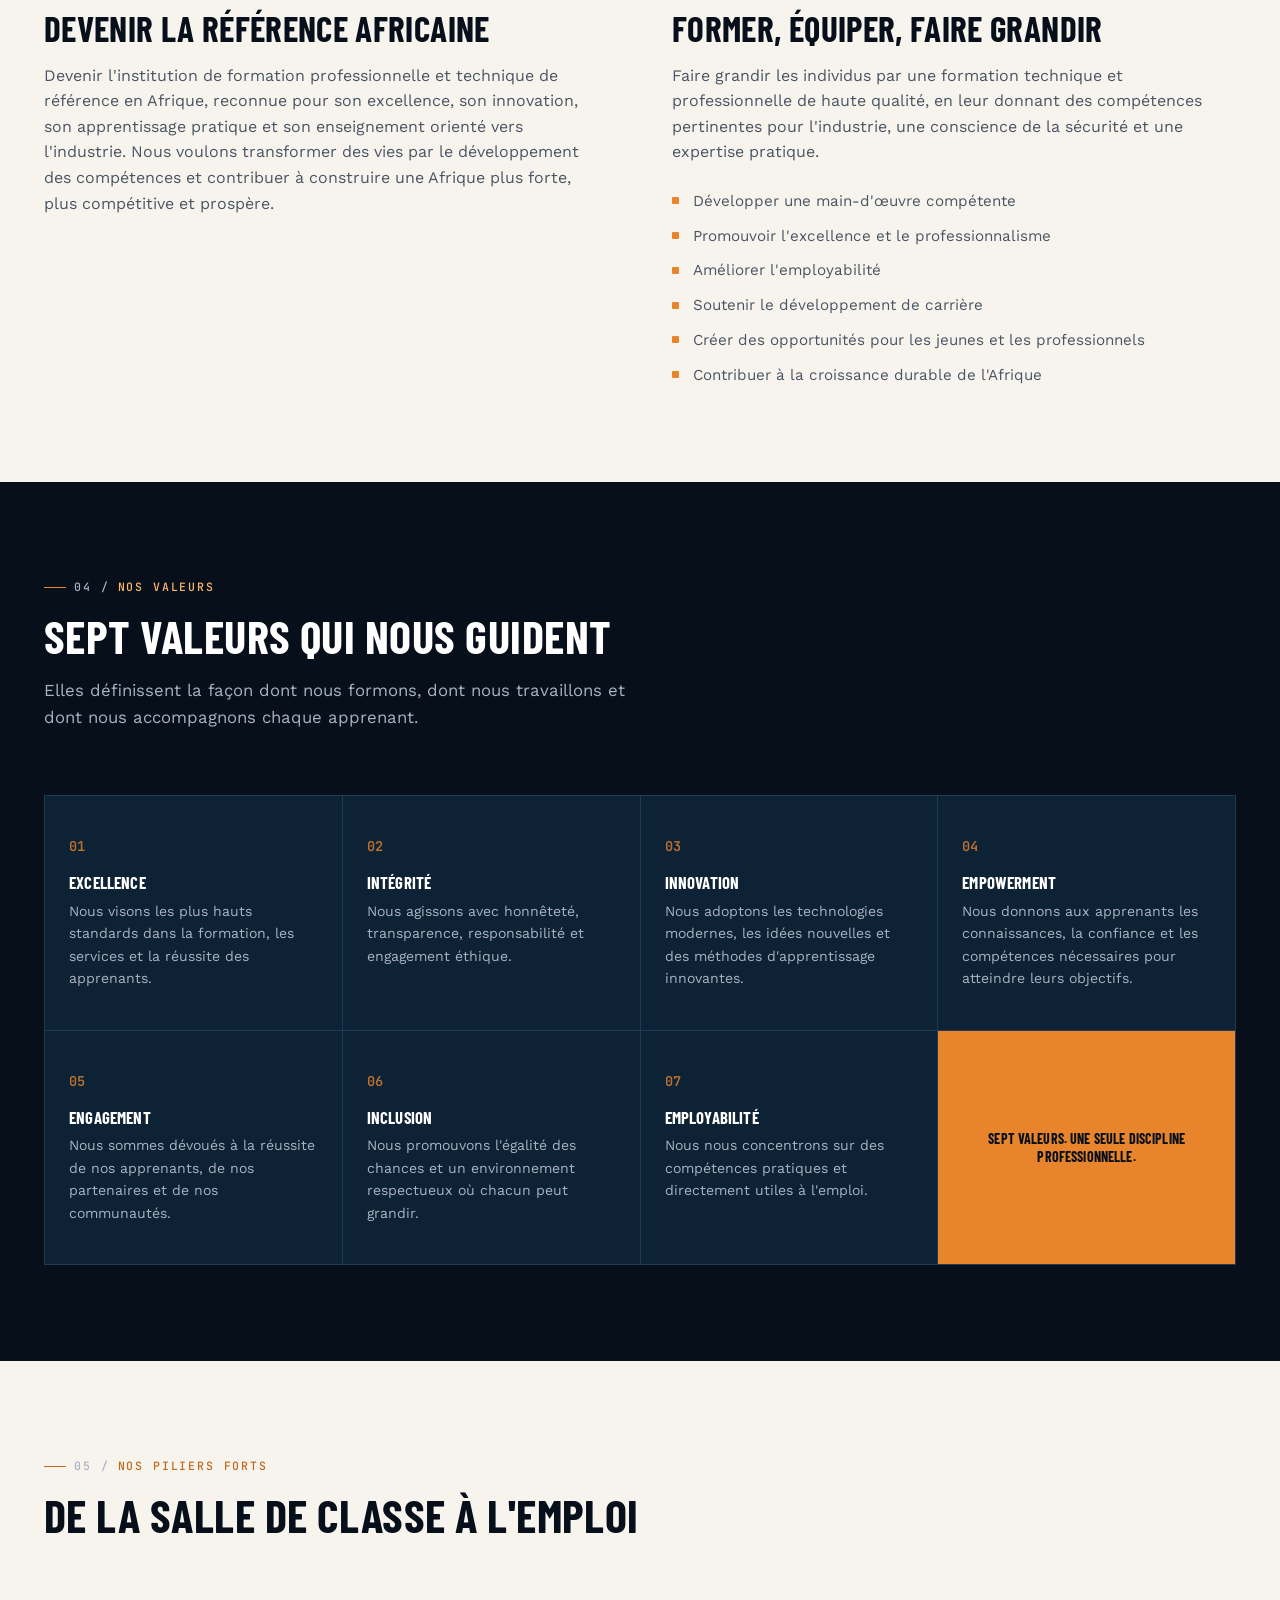
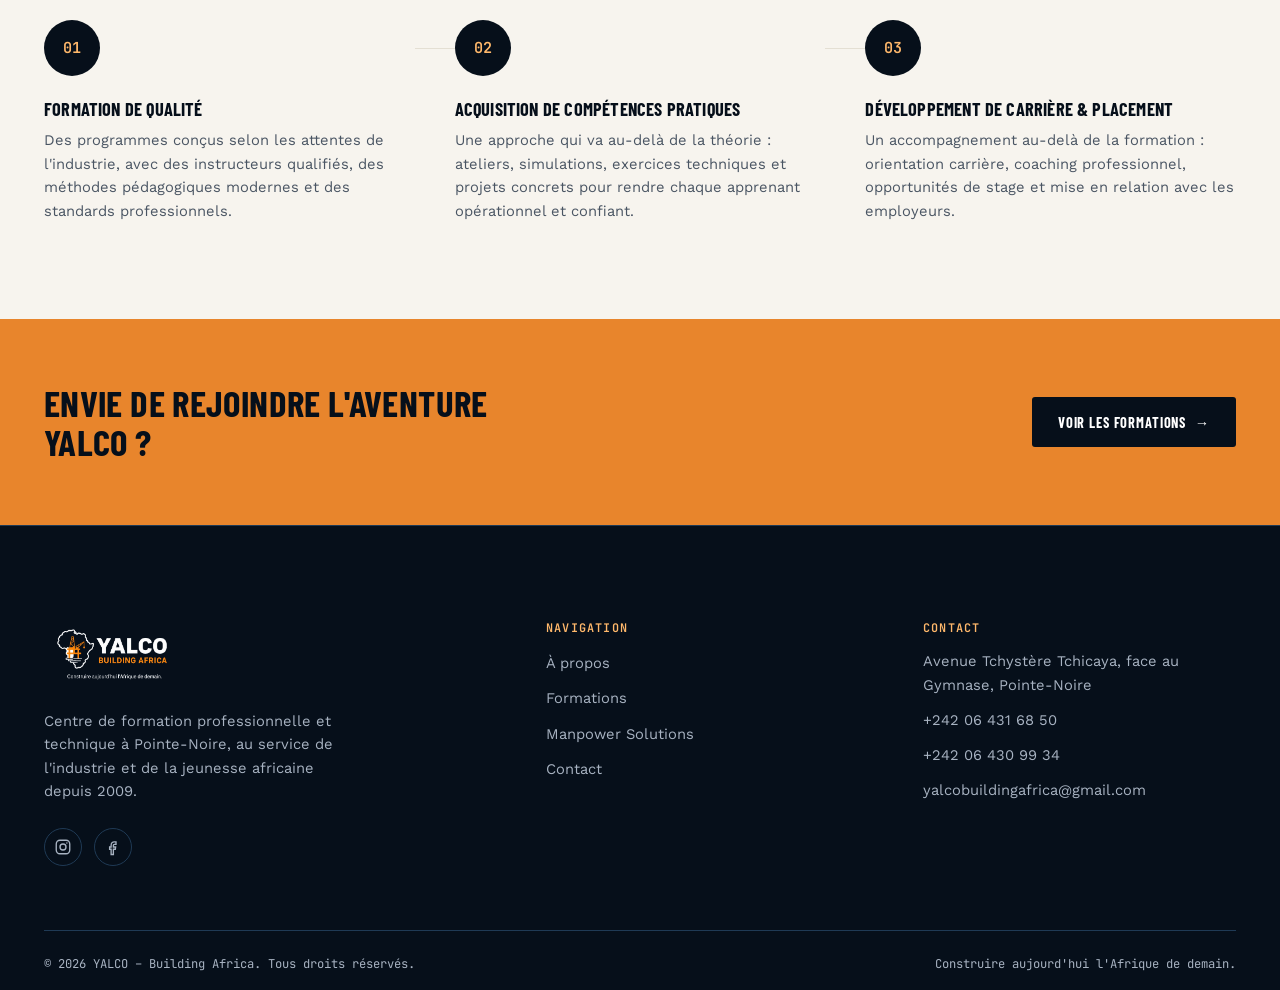
<file: about.html>
<!DOCTYPE html>
<html lang="fr">
<head>
<meta charset="UTF-8">
<meta name="viewport" content="width=device-width, initial-scale=1.0">
<title>À propos | YALCO — Building Africa | Histoire, vision, mission et valeurs</title>
<meta name="description" content="Découvrez YALCO – Building Africa : fondé en 2009 à Pointe-Noire par Nzenza Moungabio Melvy Andrel Dalvin. Notre vision, notre mission, nos valeurs et nos piliers de formation professionnelle.">
<meta name="keywords" content="YALCO histoire, fondateur YALCO, vision mission YALCO, centre formation Pointe-Noire Congo, valeurs YALCO building africa">
<meta name="author" content="YALCO – Building Africa">
<meta name="robots" content="index, follow">
<link rel="canonical" href="https://www.yalco.org/about.html">

<meta property="og:type" content="website">
<meta property="og:title" content="À propos de YALCO — Building Africa">
<meta property="og:description" content="Fondé en 2009 à Pointe-Noire. Notre vision : devenir l'institution de formation professionnelle de référence en Afrique.">
<meta property="og:image" content="images/logo.png">
<meta property="og:locale" content="fr_FR">
<meta property="og:locale:alternate" content="en_US">
<meta property="og:url" content="https://www.yalco.org/about.html">

<link rel="alternate" hreflang="fr" href="https://www.yalco.org/about.html">
<link rel="alternate" hreflang="en" href="https://www.yalco.org/about.html">

<!-- Favicon standard -->
<link rel="icon" type="image/png" sizes="32x32" href="images/favicon.png">
<link rel="icon" type="image/png" sizes="16x16" href="images/favicon.png">

<!-- Apple Touch Icon (iPhone/iPad) -->
<link rel="apple-touch-icon" href="images/favicon.png">

<!-- Android/Chrome -->
<link rel="icon" type="image/png" sizes="192x192" href="images/favicon.png">
<link rel="icon" type="image/png" sizes="512x512" href="images/favicon.png">

<!-- Fallback pour anciens navigateurs -->
<link rel="shortcut icon" href="images/favicon.png">


<link rel="preconnect" href="https://fonts.googleapis.com">
<link rel="preconnect" href="https://fonts.gstatic.com" crossorigin>
<link href="https://fonts.googleapis.com/css2?family=Barlow+Condensed:wght@500;600;700;800&family=Work+Sans:wght@400;500;600;700&family=JetBrains+Mono:wght@400;500;600&display=swap" rel="stylesheet">
<link rel="stylesheet" href="style (2).css">

<script type="application/ld+json">
{
  "@context": "https://schema.org",
  "@type": "AboutPage",
  "name": "À propos de YALCO – Building Africa",
  "url": "https://www.yalco.org/about.html",
  "mainEntity": {
    "@type": "EducationalOrganization",
    "name": "YALCO – Building Africa",
    "foundingDate": "2009",
    "founder": {
      "@type": "Person",
      "name": "Nzenza Moungabio Melvy Andrel Dalvin",
      "jobTitle": "Founder and Chief Executive Officer"
    },
    "address": {
      "@type": "PostalAddress",
      "streetAddress": "Avenue Tchystère Tchicaya, face au Gymnase",
      "addressLocality": "Pointe-Noire",
      "addressCountry": "CG"
    },
    "sameAs": [
      "https://www.instagram.com/yalco_buildingafrica/",
      "https://www.facebook.com/profile.php?id=100065642252813"
    ]
  }
}
</script>
</head>
<body>

<header class="site-header">
  <div class="container nav-wrap">
    <a href="index.html" class="nav-logo" aria-label="YALCO — Building Africa, accueil">
      <img src="images/logo.png" alt="Logo YALCO Building Africa" width="56" height="27">
    </a>

    <nav class="nav-links" aria-label="Navigation principale">
      <a href="index.html" data-lang="fr">Accueil</a>
      <a href="index.html" data-lang="en">Home</a>
      <a href="about.html" class="active" data-lang="fr">À propos</a>
      <a href="about.html" class="active" data-lang="en">About</a>
      <a href="formations.html" data-lang="fr">Formations</a>
      <a href="formations.html" data-lang="en">Training</a>
      <a href="manpower.html" data-lang="fr">Manpower</a>
      <a href="manpower.html" data-lang="en">Manpower</a>
      <a href="contact.html" data-lang="fr">Contact</a>
      <a href="contact.html" data-lang="en">Contact</a>
    </nav>

    <div class="nav-actions">
      <div class="lang-switch" role="group" aria-label="Choix de la langue">
        <button type="button" data-setlang="fr" class="active">FR</button>
        <button type="button" data-setlang="en">EN</button>
      </div>
      <a href="contact.html" class="btn btn-primary nav-cta">
        <span data-lang="fr">Nous contacter</span>
        <span data-lang="en">Contact us</span>
      </a>
      <button class="nav-toggle" aria-label="Ouvrir le menu" aria-expanded="false">
        <span></span><span></span><span></span>
      </button>
    </div>
  </div>
</header>

<div class="menu-backdrop"></div>
<nav class="mobile-menu" aria-label="Menu mobile">
  <a href="index.html" data-lang="fr">Accueil</a>
  <a href="index.html" data-lang="en">Home</a>
  <a href="about.html" data-lang="fr">À propos</a>
  <a href="about.html" data-lang="en">About</a>
  <a href="formations.html" data-lang="fr">Formations</a>
  <a href="formations.html" data-lang="en">Training</a>
  <a href="manpower.html" data-lang="fr">Manpower Solutions</a>
  <a href="manpower.html" data-lang="en">Manpower Solutions</a>
  <a href="contact.html" data-lang="fr">Contact</a>
  <a href="contact.html" data-lang="en">Contact</a>
  <a href="contact.html" class="btn btn-primary">
    <span data-lang="fr">Nous contacter</span>
    <span data-lang="en">Contact us</span>
  </a>
</nav>

<!-- ============================================================ PAGE HERO ============================================================ -->
<section class="page-hero">
  <div class="page-hero-bg" aria-hidden="true"></div>
  <div class="container">
    <span class="eyebrow reveal">
      <span class="eyebrow-num" data-lang="fr">À propos /</span>
      <span class="eyebrow-num" data-lang="en">About /</span>
      <span data-lang="fr">Qui sommes-nous</span>
      <span data-lang="en">Who we are</span>
    </span>
    <h1 class="page-hero-title reveal">
      <span data-lang="fr">Une institution, <span class="line-accent">une vision pour l'Afrique</span></span>
      <span data-lang="en">One institution, <span class="line-accent">one vision for Africa</span></span>
    </h1>
    <p class="page-hero-subtitle reveal">
      <span data-lang="fr">Depuis 2009, YALCO – Building Africa forme des techniciens, des professionnels et des leaders capables de construire l'avenir industriel du continent.</span>
      <span data-lang="en">Since 2009, YALCO – Building Africa has trained technicians, professionals, and leaders able to build the continent's industrial future.</span>
    </p>
  </div>
</section>

<!-- ============================================================ STORY + FOUNDER (real photo slot) ============================================================ -->
<section class="section">
  <div class="container">
    <div class="split">
      <div class="reveal">
        <span class="eyebrow"><span class="eyebrow-num">01 /</span> <span data-lang="fr">Notre histoire</span><span data-lang="en">Our story</span></span>
        <h2 class="section-title">
          <span data-lang="fr">Construire des professionnels depuis 2009</span>
          <span data-lang="en">Building professionals since 2009</span>
        </h2>
        <p>
          <span data-lang="fr">YALCO – Building Africa est une institution de formation professionnelle et de développement des compétences fondée en 2009 à Pointe-Noire, République du Congo, par <strong>Nzenza Moungabio Melvy Andrel Dalvin</strong>, Fondateur et Directeur Général.</span>
          <span data-lang="en">YALCO – Building Africa is a professional training and skills development institution founded in 2009 in Pointe-Noire, Republic of Congo, by <strong>Nzenza Moungabio Melvy Andrel Dalvin</strong>, Founder and Chief Executive Officer.</span>
        </p>
        <p style="margin-top: var(--s-2);">
          <span data-lang="fr">Né d'une vision forte de contribuer au développement de l'Afrique par l'éducation, la formation professionnelle et la préparation à l'emploi, YALCO est devenu une institution de référence pour le développement des compétences techniques, professionnelles et humaines. Depuis plus de 15 ans, YALCO délivre des programmes de formation de haute qualité, conçus pour répondre aux attentes des industries et des employeurs.</span>
          <span data-lang="en">Created with a strong vision to contribute to Africa's development through education, professional training, and workforce readiness, YALCO has grown into a trusted institution for technical, professional, and human skills development. For more than 15 years, YALCO has delivered high-quality training programs designed to meet the expectations of industries and employers.</span>
        </p>
        <p style="margin-top: var(--s-2);">
          <span data-lang="fr">Nos programmes accompagnent les apprenants dans le développement de compétences pratiques en pétrole &amp; gaz, opérations industrielles, ingénierie, QHSE/sécurité, technologies de l'information, langues, management, entrepreneuriat et développement professionnel.</span>
          <span data-lang="en">Our programs support learners in developing practical competencies in oil &amp; gas, industrial operations, engineering, QHSE/safety, information technology, languages, management, entrepreneurship, and professional development.</span>
        </p>
      </div>

      <div class="reveal">
        <div class="founder-card">
          <div class="founder-photo-slot">
            <img src="images/fondateurrr.jpeg" alt="Nzenza Moungabio Melvy Andrel Dalvin, Fondateur et Directeur Général de YALCO Building Africa" class="founder-photo" onerror="this.style.display='none'; this.nextElementSibling.style.display='flex';">
            <div class="founder-photo-fallback">
              <span class="founder-photo-hint">
                <span data-lang="fr">images/fondateur.jpg</span>
                <span data-lang="en">images/fondateur.jpg</span>
              </span>
            </div>
          </div>
          <div class="founder-info">
            <h3>Nzenza Moungabio Melvy Andrel Dalvin</h3>
            <p class="founder-role">
              <span data-lang="fr">Fondateur &amp; Directeur Général</span>
              <span data-lang="en">Founder &amp; Chief Executive Officer</span>
            </p>
            <p class="founder-quote">
              <span data-lang="fr">« Nous ne formons pas seulement des personnes — nous construisons des professionnels. »</span>
              <span data-lang="en">"We don't just train people — we build professionals."</span>
            </p>
          </div>
        </div>
      </div>
    </div>
  </div>
</section>

<!-- ============================================================ VISION & MISSION ============================================================ -->
<section class="section section-light">
  <div class="container">
    <div class="vm-grid">
      <div class="vm-card reveal">
        <span class="eyebrow"><span class="eyebrow-num">02 /</span> <span data-lang="fr">Notre vision</span><span data-lang="en">Our vision</span></span>
        <h2 class="section-title" style="font-size: clamp(1.6rem, 3vw, 2.2rem);">
          <span data-lang="fr">Devenir la référence africaine</span>
          <span data-lang="en">Becoming Africa's reference</span>
        </h2>
        <p>
          <span data-lang="fr">Devenir l'institution de formation professionnelle et technique de référence en Afrique, reconnue pour son excellence, son innovation, son apprentissage pratique et son enseignement orienté vers l'industrie. Nous voulons transformer des vies par le développement des compétences et contribuer à construire une Afrique plus forte, plus compétitive et prospère.</span>
          <span data-lang="en">To become Africa's leading vocational and professional training institution, recognized for excellence, innovation, practical learning, and industry-driven education. We aim to transform lives through skills development and contribute to building a stronger, more competitive, and prosperous Africa.</span>
        </p>
      </div>
      <div class="vm-card reveal">
        <span class="eyebrow"><span class="eyebrow-num">03 /</span> <span data-lang="fr">Notre mission</span><span data-lang="en">Our mission</span></span>
        <h2 class="section-title" style="font-size: clamp(1.6rem, 3vw, 2.2rem);">
          <span data-lang="fr">Former, équiper, faire grandir</span>
          <span data-lang="en">Train, equip, empower</span>
        </h2>
        <p>
          <span data-lang="fr">Faire grandir les individus par une formation technique et professionnelle de haute qualité, en leur donnant des compétences pertinentes pour l'industrie, une conscience de la sécurité et une expertise pratique.</span>
          <span data-lang="en">To empower individuals through high-quality technical and professional training, equipping them with industry-relevant skills, safety awareness, and practical expertise.</span>
        </p>
        <ul class="mission-list">
          <li><span data-lang="fr">Développer une main-d'œuvre compétente</span><span data-lang="en">Developing a competent workforce</span></li>
          <li><span data-lang="fr">Promouvoir l'excellence et le professionnalisme</span><span data-lang="en">Promoting excellence and professionalism</span></li>
          <li><span data-lang="fr">Améliorer l'employabilité</span><span data-lang="en">Improving employability</span></li>
          <li><span data-lang="fr">Soutenir le développement de carrière</span><span data-lang="en">Supporting career development</span></li>
          <li><span data-lang="fr">Créer des opportunités pour les jeunes et les professionnels</span><span data-lang="en">Creating opportunities for young people and professionals</span></li>
          <li><span data-lang="fr">Contribuer à la croissance durable de l'Afrique</span><span data-lang="en">Contributing to Africa's sustainable growth</span></li>
        </ul>
      </div>
    </div>
  </div>
</section>

<!-- ============================================================ CORE VALUES ============================================================ -->
<section class="section">
  <div class="container">
    <div class="section-head reveal">
      <span class="eyebrow"><span class="eyebrow-num">04 /</span> <span data-lang="fr">Nos valeurs</span><span data-lang="en">Our values</span></span>
      <h2 class="section-title">
        <span data-lang="fr">Sept valeurs qui nous guident</span>
        <span data-lang="en">Seven values that guide us</span>
      </h2>
      <p class="section-lede">
        <span data-lang="fr">Elles définissent la façon dont nous formons, dont nous travaillons et dont nous accompagnons chaque apprenant.</span>
        <span data-lang="en">They define how we train, how we work, and how we support every learner.</span>
      </p>
    </div>

    <div class="values-grid reveal-stagger">
      <div class="value-card">
        <span class="value-num">01</span>
        <h3 data-lang="fr">Excellence</h3><h3 data-lang="en">Excellence</h3>
        <p data-lang="fr">Nous visons les plus hauts standards dans la formation, les services et la réussite des apprenants.</p>
        <p data-lang="en">We pursue the highest standards in training delivery, professional services, and learner success.</p>
      </div>
      <div class="value-card">
        <span class="value-num">02</span>
        <h3 data-lang="fr">Intégrité</h3><h3 data-lang="en">Integrity</h3>
        <p data-lang="fr">Nous agissons avec honnêteté, transparence, responsabilité et engagement éthique.</p>
        <p data-lang="en">We operate with honesty, transparency, responsibility, and ethical commitment.</p>
      </div>
      <div class="value-card">
        <span class="value-num">03</span>
        <h3 data-lang="fr">Innovation</h3><h3 data-lang="en">Innovation</h3>
        <p data-lang="fr">Nous adoptons les technologies modernes, les idées nouvelles et des méthodes d'apprentissage innovantes.</p>
        <p data-lang="en">We embrace modern technologies, new ideas, and innovative learning approaches.</p>
      </div>
      <div class="value-card">
        <span class="value-num">04</span>
        <h3 data-lang="fr">Empowerment</h3><h3 data-lang="en">Empowerment</h3>
        <p data-lang="fr">Nous donnons aux apprenants les connaissances, la confiance et les compétences nécessaires pour atteindre leurs objectifs.</p>
        <p data-lang="en">We provide learners with the knowledge, confidence, and skills needed to achieve their goals.</p>
      </div>
      <div class="value-card">
        <span class="value-num">05</span>
        <h3 data-lang="fr">Engagement</h3><h3 data-lang="en">Commitment</h3>
        <p data-lang="fr">Nous sommes dévoués à la réussite de nos apprenants, de nos partenaires et de nos communautés.</p>
        <p data-lang="en">We are dedicated to the success of our learners, partners, and communities.</p>
      </div>
      <div class="value-card">
        <span class="value-num">06</span>
        <h3 data-lang="fr">Inclusion</h3><h3 data-lang="en">Inclusiveness</h3>
        <p data-lang="fr">Nous promouvons l'égalité des chances et un environnement respectueux où chacun peut grandir.</p>
        <p data-lang="en">We promote equal opportunities and a respectful environment where everyone can grow.</p>
      </div>
      <div class="value-card">
        <span class="value-num">07</span>
        <h3 data-lang="fr">Employabilité</h3><h3 data-lang="en">Employability</h3>
        <p data-lang="fr">Nous nous concentrons sur des compétences pratiques et directement utiles à l'emploi.</p>
        <p data-lang="en">We focus on practical, job-ready skills that create professional opportunities.</p>
      </div>
      <div class="value-card value-card-closing">
        <p class="value-closing-text">
          <span data-lang="fr">Sept valeurs. Une seule discipline professionnelle.</span>
          <span data-lang="en">Seven values. One professional discipline.</span>
        </p>
      </div>
    </div>
  </div>
</section>

<!-- ============================================================ STRONG PILLARS ============================================================ -->
<section class="section section-light">
  <div class="container">
    <div class="section-head reveal">
      <span class="eyebrow"><span class="eyebrow-num">05 /</span> <span data-lang="fr">Nos piliers forts</span><span data-lang="en">Our strong pillars</span></span>
      <h2 class="section-title">
        <span data-lang="fr">De la salle de classe à l'emploi</span>
        <span data-lang="en">From the classroom to employment</span>
      </h2>
    </div>

    <div class="pillars-timeline reveal-stagger">
      <div class="pillar-step">
        <span class="pillar-step-num">01</span>
        <h3 data-lang="fr">Formation de qualité</h3><h3 data-lang="en">Quality training</h3>
        <p data-lang="fr">Des programmes conçus selon les attentes de l'industrie, avec des instructeurs qualifiés, des méthodes pédagogiques modernes et des standards professionnels.</p>
        <p data-lang="en">Programs designed according to industry expectations, with qualified instructors, modern teaching methods, and professional standards.</p>
      </div>
      <div class="pillar-step">
        <span class="pillar-step-num">02</span>
        <h3 data-lang="fr">Acquisition de compétences pratiques</h3><h3 data-lang="en">Practical skills acquisition</h3>
        <p data-lang="fr">Une approche qui va au-delà de la théorie : ateliers, simulations, exercices techniques et projets concrets pour rendre chaque apprenant opérationnel et confiant.</p>
        <p data-lang="en">An approach that goes beyond theory: workshops, simulations, technical exercises, and real projects to make every learner operational and confident.</p>
      </div>
      <div class="pillar-step">
        <span class="pillar-step-num">03</span>
        <h3 data-lang="fr">Développement de carrière &amp; placement</h3><h3 data-lang="en">Career development &amp; job placement</h3>
        <p data-lang="fr">Un accompagnement au-delà de la formation : orientation carrière, coaching professionnel, opportunités de stage et mise en relation avec les employeurs.</p>
        <p data-lang="en">Support beyond training: career guidance, professional coaching, internship opportunities, and workforce connection.</p>
      </div>
    </div>
  </div>
</section>

<!-- ============================================================ CTA BAND ============================================================ -->
<section class="cta-band">
  <div class="container cta-band-inner">
    <h2>
      <span data-lang="fr">Envie de rejoindre l'aventure YALCO ?</span>
      <span data-lang="en">Ready to join the YALCO journey?</span>
    </h2>
    <a href="formations.html" class="btn btn-primary">
      <span data-lang="fr">Voir les formations</span><span data-lang="en">View our programs</span>
      <span class="btn-arrow">→</span>
    </a>
  </div>
</section>

<footer class="site-footer">
  <div class="container">
    <div class="footer-grid">
      <div class="footer-about">
        <div class="footer-logo">
          <img src="images/logo.png" alt="Logo YALCO Building Africa" width="64" height="31">
        </div>
        <p data-lang="fr">Centre de formation professionnelle et technique à Pointe-Noire, au service de l'industrie et de la jeunesse africaine depuis 2009.</p>
        <p data-lang="en">Professional and technical training institute in Pointe-Noire, serving industry and African youth since 2009.</p>

        <div class="footer-social" aria-label="Réseaux sociaux YALCO">
          <a href="https://www.instagram.com/yalco_buildingafrica/" class="footer-social-link" aria-label="YALCO sur Instagram" target="_blank" rel="noopener noreferrer">
            <svg viewBox="0 0 24 24" fill="none" stroke="currentColor" stroke-width="1.8" aria-hidden="true">
              <rect x="3" y="3" width="18" height="18" rx="5"/>
              <circle cx="12" cy="12" r="4"/>
              <circle cx="17.2" cy="6.8" r="1" fill="currentColor" stroke="none"/>
            </svg>
          </a>
          <a href="https://www.facebook.com/profile.php?id=100065642252813" class="footer-social-link" aria-label="YALCO sur Facebook" target="_blank" rel="noopener noreferrer">
            <svg viewBox="0 0 24 24" fill="none" stroke="currentColor" stroke-width="1.8" aria-hidden="true">
              <path d="M16 8.5h-2.2c-.7 0-1.3.6-1.3 1.3V12h3l-.4 3h-2.6v7h-3v-7H7.5v-3h2V9.5C9.5 7 11.3 5.2 13.7 5.2H16v3.3Z"/>
            </svg>
          </a>
        </div>
      </div>
      <div class="footer-col">
        <h4 data-lang="fr">Navigation</h4><h4 data-lang="en">Navigation</h4>
        <ul>
          <li><a href="about.html" data-lang="fr">À propos</a><a href="about.html" data-lang="en">About</a></li>
          <li><a href="formations.html" data-lang="fr">Formations</a><a href="formations.html" data-lang="en">Training</a></li>
          <li><a href="manpower.html" data-lang="fr">Manpower Solutions</a><a href="manpower.html" data-lang="en">Manpower Solutions</a></li>
          <li><a href="contact.html" data-lang="fr">Contact</a><a href="contact.html" data-lang="en">Contact</a></li>
        </ul>
      </div>
      <div class="footer-col">
        <h4 data-lang="fr">Contact</h4><h4 data-lang="en">Contact</h4>
        <ul>
          <li><p data-lang="fr">Avenue Tchystère Tchicaya, face au Gymnase, Pointe-Noire</p><p data-lang="en">Tchystère Tchicaya Avenue, opposite the Gymnasium, Pointe-Noire</p></li>
          <li><a href="tel:+24206431685">+242 06 431 68 50</a></li>
          <li><a href="tel:+24206430934">+242 06 430 99 34</a></li>
          <li><a href="mailto:yalcobuildingafrica@gmail.com">yalcobuildingafrica@gmail.com</a></li>
        </ul>
      </div>
    </div>
    <div class="footer-bottom">
      <span data-lang="fr">© 2026 YALCO – Building Africa. Tous droits réservés.</span>
      <span data-lang="en">© 2026 YALCO – Building Africa. All rights reserved.</span>
      <span data-lang="fr">Construire aujourd'hui l'Afrique de demain.</span>
      <span data-lang="en">Building today the Africa of tomorrow.</span>
    </div>
  </div>
</footer>

<script src="main.js"></script>
</body>
</html>
</file>
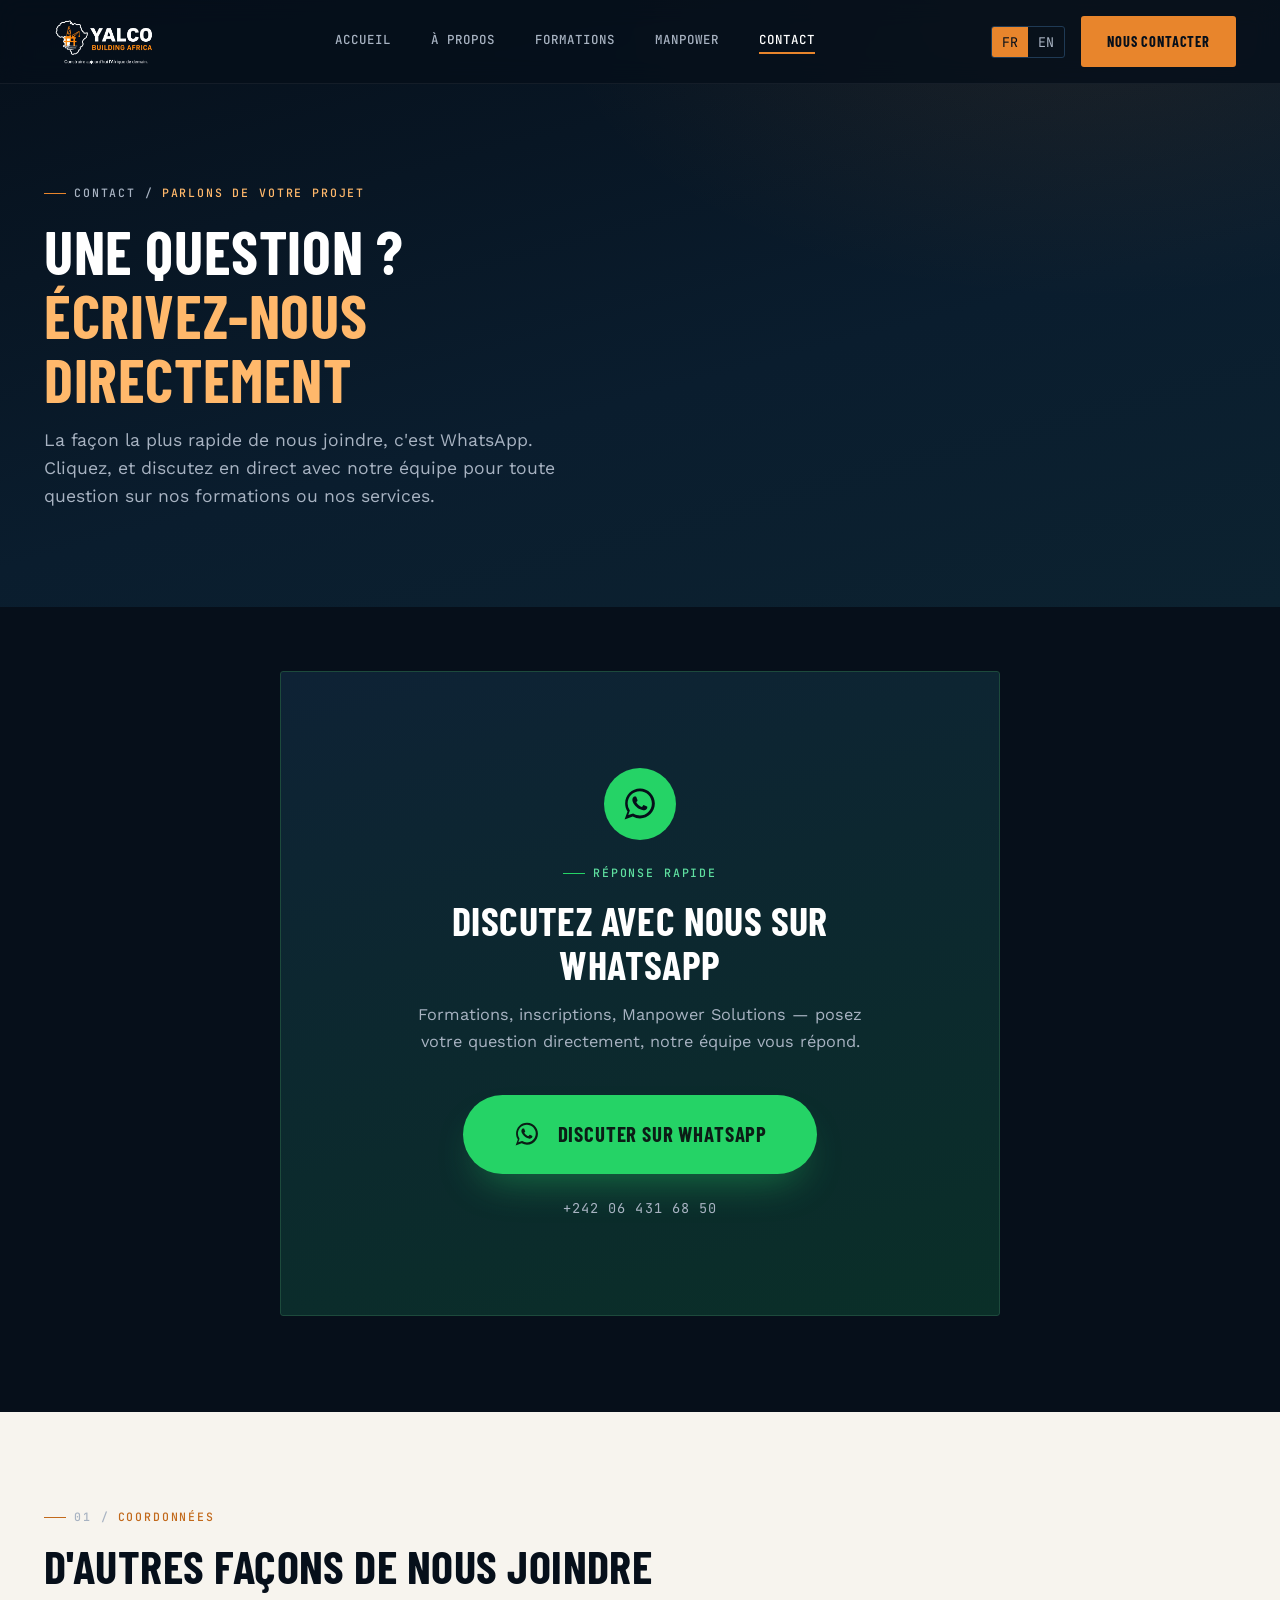
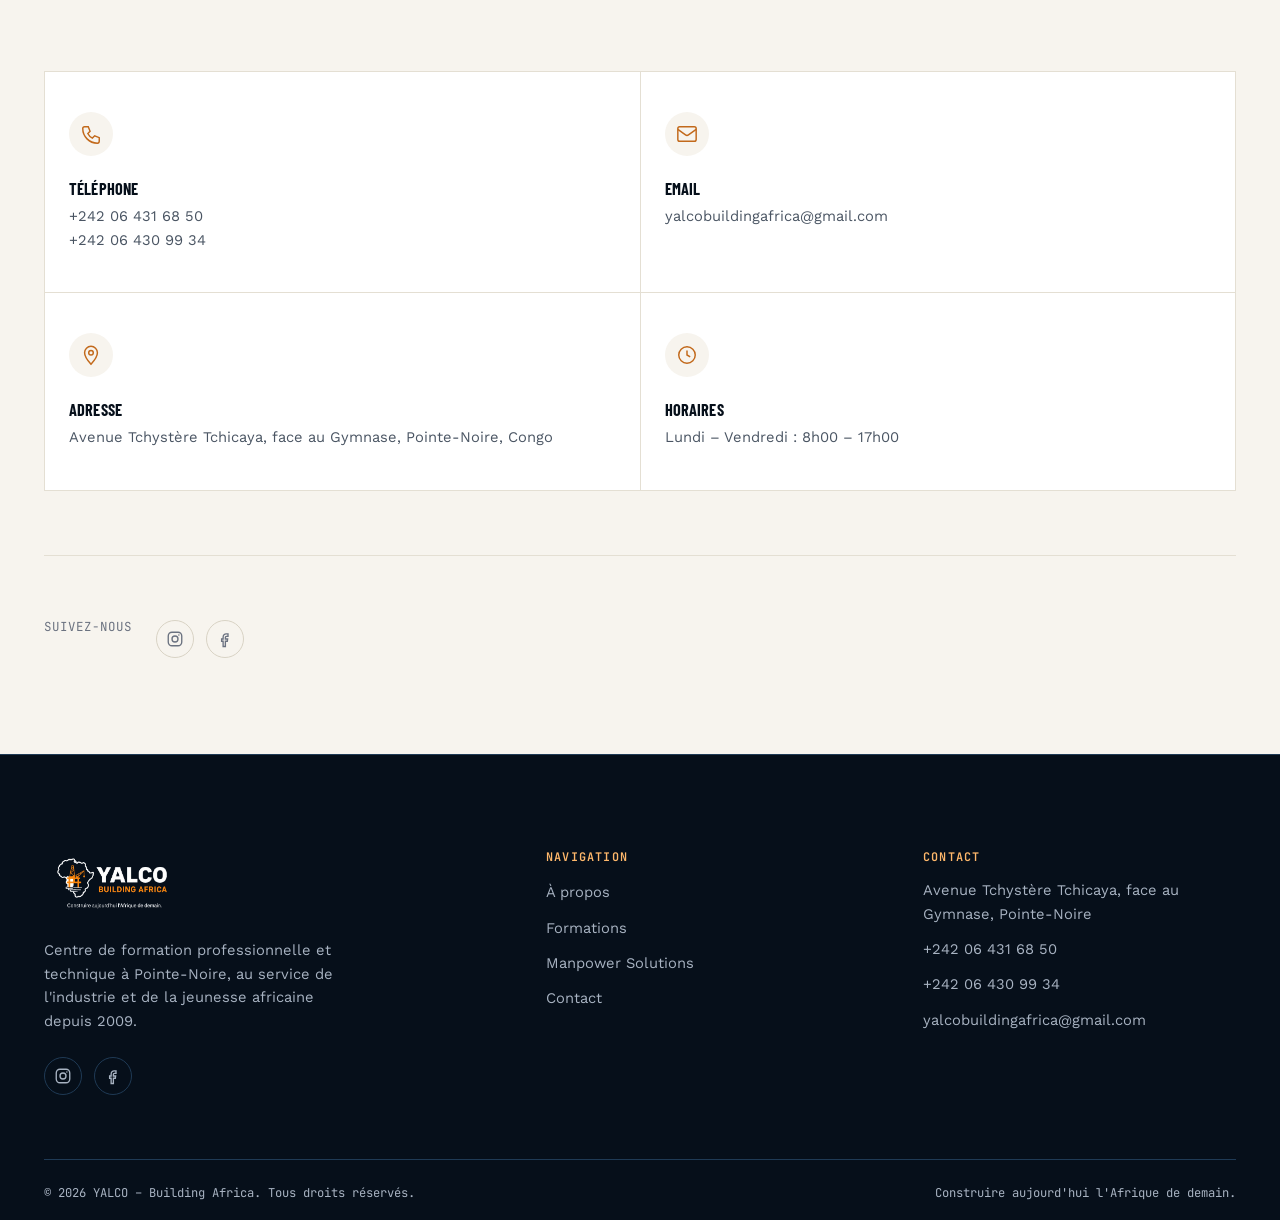
<file: contact.html>
<!DOCTYPE html>
<html lang="fr">
<head>
<meta charset="UTF-8">
<meta name="viewport" content="width=device-width, initial-scale=1.0">
<title>Contact | YALCO — Building Africa | WhatsApp, Téléphone, Adresse Pointe-Noire</title>
<meta name="description" content="Contactez YALCO – Building Africa à Pointe-Noire, Congo. Écrivez-nous directement sur WhatsApp pour toute question sur nos formations ou nos services Manpower Solutions.">
<meta name="keywords" content="contact YALCO, WhatsApp YALCO Pointe-Noire, centre de formation Congo contact, adresse YALCO Building Africa, téléphone YALCO">
<meta name="author" content="YALCO – Building Africa">
<meta name="robots" content="index, follow">
<link rel="canonical" href="https://www.yalco.org/contact.html">

<meta property="og:type" content="website">
<meta property="og:title" content="Contact | YALCO — Building Africa">
<meta property="og:description" content="Écrivez-nous directement sur WhatsApp, ou retrouvez nos coordonnées : téléphone, email, adresse à Pointe-Noire.">
<meta property="og:image" content="images/logo.png">
<meta property="og:locale" content="fr_FR">
<meta property="og:locale:alternate" content="en_US">
<meta property="og:url" content="https://www.yalco.org/contact.html">

<link rel="alternate" hreflang="fr" href="https://www.yalco.org/contact.html">
<link rel="alternate" hreflang="en" href="https://www.yalco.org/contact.html">

<!-- Favicon standard -->
<link rel="icon" type="image/png" sizes="32x32" href="images/favicon.png">
<link rel="icon" type="image/png" sizes="16x16" href="images/favicon.png">

<!-- Apple Touch Icon (iPhone/iPad) -->
<link rel="apple-touch-icon" href="images/favicon.png">

<!-- Android/Chrome -->
<link rel="icon" type="image/png" sizes="192x192" href="images/favicon.png">
<link rel="icon" type="image/png" sizes="512x512" href="images/favicon.png">

<!-- Fallback pour anciens navigateurs -->
<link rel="shortcut icon" href="images/favicon.png">


<link rel="preconnect" href="https://fonts.googleapis.com">
<link rel="preconnect" href="https://fonts.gstatic.com" crossorigin>
<link href="https://fonts.googleapis.com/css2?family=Barlow+Condensed:wght@500;600;700;800&family=Work+Sans:wght@400;500;600;700&family=JetBrains+Mono:wght@400;500;600&display=swap" rel="stylesheet">
<link rel="stylesheet" href="style (5).css">

<script type="application/ld+json">
{
  "@context": "https://schema.org",
  "@type": "ContactPage",
  "name": "Contact YALCO – Building Africa",
  "url": "https://www.yalco.org/contact.html",
  "mainEntity": {
    "@type": "EducationalOrganization",
    "name": "YALCO – Building Africa",
    "telephone": ["+242064316850", "+242064309934"],
    "email": "yalcobuildingafrica@gmail.com",
    "address": {
      "@type": "PostalAddress",
      "streetAddress": "Avenue Tchystère Tchicaya, face au Gymnase",
      "addressLocality": "Pointe-Noire",
      "addressCountry": "CG"
    },
    "sameAs": [
      "https://www.instagram.com/yalco_buildingafrica/",
      "https://www.facebook.com/profile.php?id=100065642252813"
    ]
  }
}
</script>
</head>
<body>

<header class="site-header">
  <div class="container nav-wrap">
    <a href="index.html" class="nav-logo" aria-label="YALCO — Building Africa, accueil">
      <img src="images/logo.png" alt="Logo YALCO Building Africa" width="56" height="27">
    </a>

    <nav class="nav-links" aria-label="Navigation principale">
      <a href="index.html" data-lang="fr">Accueil</a>
      <a href="index.html" data-lang="en">Home</a>
      <a href="about.html" data-lang="fr">À propos</a>
      <a href="about.html" data-lang="en">About</a>
      <a href="formations.html" data-lang="fr">Formations</a>
      <a href="formations.html" data-lang="en">Training</a>
      <a href="manpower.html" data-lang="fr">Manpower</a>
      <a href="manpower.html" data-lang="en">Manpower</a>
      <a href="contact.html" class="active" data-lang="fr">Contact</a>
      <a href="contact.html" class="active" data-lang="en">Contact</a>
    </nav>

    <div class="nav-actions">
      <div class="lang-switch" role="group" aria-label="Choix de la langue">
        <button type="button" data-setlang="fr" class="active">FR</button>
        <button type="button" data-setlang="en">EN</button>
      </div>
      <a href="#whatsapp-cta" class="btn btn-primary nav-cta">
        <span data-lang="fr">Nous contacter</span>
        <span data-lang="en">Contact us</span>
      </a>
      <button class="nav-toggle" aria-label="Ouvrir le menu" aria-expanded="false">
        <span></span><span></span><span></span>
      </button>
    </div>
  </div>
</header>

<div class="menu-backdrop"></div>
<nav class="mobile-menu" aria-label="Menu mobile">
  <a href="index.html" data-lang="fr">Accueil</a>
  <a href="index.html" data-lang="en">Home</a>
  <a href="about.html" data-lang="fr">À propos</a>
  <a href="about.html" data-lang="en">About</a>
  <a href="formations.html" data-lang="fr">Formations</a>
  <a href="formations.html" data-lang="en">Training</a>
  <a href="manpower.html" data-lang="fr">Manpower Solutions</a>
  <a href="manpower.html" data-lang="en">Manpower Solutions</a>
  <a href="contact.html" data-lang="fr">Contact</a>
  <a href="contact.html" data-lang="en">Contact</a>
  <a href="#whatsapp-cta" class="btn btn-primary">
    <span data-lang="fr">Nous contacter</span>
    <span data-lang="en">Contact us</span>
  </a>
</nav>

<!-- ============================================================ PAGE HERO ============================================================ -->
<section class="page-hero">
  <div class="page-hero-bg" aria-hidden="true"></div>
  <div class="container">
    <span class="eyebrow reveal">
      <span class="eyebrow-num" data-lang="fr">Contact /</span>
      <span class="eyebrow-num" data-lang="en">Contact /</span>
      <span data-lang="fr">Parlons de votre projet</span>
      <span data-lang="en">Let's talk</span>
    </span>
    <h1 class="page-hero-title reveal">
      <span data-lang="fr">Une question ? <span class="line-accent">Écrivez-nous directement</span></span>
      <span data-lang="en">A question? <span class="line-accent">Message us directly</span></span>
    </h1>
    <p class="page-hero-subtitle reveal">
      <span data-lang="fr">La façon la plus rapide de nous joindre, c'est WhatsApp. Cliquez, et discutez en direct avec notre équipe pour toute question sur nos formations ou nos services.</span>
      <span data-lang="en">The fastest way to reach us is WhatsApp. Click, and chat directly with our team about any question on our programs or services.</span>
    </p>
  </div>
</section>

<!-- ============================================================ WHATSAPP CTA — main contact action ============================================================ -->
<section class="section whatsapp-section" id="whatsapp-cta">
  <div class="container">
    <div class="whatsapp-card reveal">
      <div class="whatsapp-icon" aria-hidden="true">
        <svg viewBox="0 0 32 32" fill="currentColor">
          <path d="M16.001 3C9.096 3 3.5 8.596 3.5 15.5c0 2.5.73 4.83 2 6.78L3 29l6.9-2.45a12.4 12.4 0 0 0 6.1 1.6c6.905 0 12.5-5.596 12.5-12.5S22.906 3 16.001 3Zm0 22.6c-1.92 0-3.78-.5-5.4-1.46l-.39-.23-4.1 1.45 1.34-3.99-.25-.41a10.1 10.1 0 0 1-1.6-5.46c0-5.63 4.58-10.2 10.2-10.2 5.63 0 10.2 4.58 10.2 10.2 0 5.63-4.58 10.2-10.2 10.2Zm5.6-7.63c-.31-.15-1.82-.9-2.1-1-.28-.1-.49-.15-.69.16-.21.3-.79 1-.97 1.2-.18.21-.36.23-.66.08-.31-.16-1.29-.48-2.46-1.53-.91-.81-1.52-1.81-1.7-2.12-.18-.3-.02-.46.13-.62.16-.16.3-.36.46-.54.15-.18.2-.3.3-.51.1-.21.05-.36-.03-.51-.08-.15-.74-1.78-.99-2.43-.26-.65-.53-.56-.73-.57h-.62c-.21 0-.55.08-.85.39-.3.31-1.13 1.1-1.13 2.68 0 1.58 1.15 3.1 1.31 3.32.16.21 2.17 3.32 5.27 4.52 2.62 1.02 3.15.81 3.71.76.57-.05 1.82-.74 2.08-1.46.26-.72.26-1.33.18-1.46-.07-.13-.27-.21-.58-.36Z"/>
        </svg>
      </div>

      <span class="eyebrow whatsapp-eyebrow">
        <span data-lang="fr">Réponse rapide</span>
        <span data-lang="en">Fast response</span>
      </span>

      <h2 class="whatsapp-title">
        <span data-lang="fr">Discutez avec nous sur WhatsApp</span>
        <span data-lang="en">Chat with us on WhatsApp</span>
      </h2>

      <p class="whatsapp-subtitle">
        <span data-lang="fr">Formations, inscriptions, Manpower Solutions — posez votre question directement, notre équipe vous répond.</span>
        <span data-lang="en">Programs, enrollment, Manpower Solutions — ask us directly, our team will get back to you.</span>
      </p>

      <a href="#" id="whatsappBtn" class="whatsapp-btn" target="_blank" rel="noopener noreferrer">
        <svg viewBox="0 0 32 32" fill="currentColor" aria-hidden="true">
          <path d="M16.001 3C9.096 3 3.5 8.596 3.5 15.5c0 2.5.73 4.83 2 6.78L3 29l6.9-2.45a12.4 12.4 0 0 0 6.1 1.6c6.905 0 12.5-5.596 12.5-12.5S22.906 3 16.001 3Zm0 22.6c-1.92 0-3.78-.5-5.4-1.46l-.39-.23-4.1 1.45 1.34-3.99-.25-.41a10.1 10.1 0 0 1-1.6-5.46c0-5.63 4.58-10.2 10.2-10.2 5.63 0 10.2 4.58 10.2 10.2 0 5.63-4.58 10.2-10.2 10.2Zm5.6-7.63c-.31-.15-1.82-.9-2.1-1-.28-.1-.49-.15-.69.16-.21.3-.79 1-.97 1.2-.18.21-.36.23-.66.08-.31-.16-1.29-.48-2.46-1.53-.91-.81-1.52-1.81-1.7-2.12-.18-.3-.02-.46.13-.62.16-.16.3-.36.46-.54.15-.18.2-.3.3-.51.1-.21.05-.36-.03-.51-.08-.15-.74-1.78-.99-2.43-.26-.65-.53-.56-.73-.57h-.62c-.21 0-.55.08-.85.39-.3.31-1.13 1.1-1.13 2.68 0 1.58 1.15 3.1 1.31 3.32.16.21 2.17 3.32 5.27 4.52 2.62 1.02 3.15.81 3.71.76.57-.05 1.82-.74 2.08-1.46.26-.72.26-1.33.18-1.46-.07-.13-.27-.21-.58-.36Z"/>
        </svg>
        <span data-lang="fr">Discuter sur WhatsApp</span>
        <span data-lang="en">Chat on WhatsApp</span>
      </a>

      <p class="whatsapp-number">+242 06 431 68 50</p>
    </div>
  </div>
</section>

<!-- ============================================================ CONTACT DETAILS ============================================================ -->
<section class="section section-light">
  <div class="container">
    <div class="section-head reveal">
      <span class="eyebrow"><span class="eyebrow-num">01 /</span> <span data-lang="fr">Coordonnées</span><span data-lang="en">Contact details</span></span>
      <h2 class="section-title">
        <span data-lang="fr">D'autres façons de nous joindre</span>
        <span data-lang="en">Other ways to reach us</span>
      </h2>
    </div>

    <div class="contact-cards reveal-stagger">
      <a href="tel:+24206431685" class="contact-card">
        <div class="contact-card-icon" aria-hidden="true">
          <svg viewBox="0 0 24 24" fill="none" stroke="currentColor" stroke-width="1.6">
            <path d="M5 4h4l2 5-2.5 2.5a11 11 0 0 0 5 5L16 14l5 2v4a2 2 0 0 1-2 2A16 16 0 0 1 3 6a2 2 0 0 1 2-2Z"/>
          </svg>
        </div>
        <h3 data-lang="fr">Téléphone</h3><h3 data-lang="en">Phone</h3>
        <p>+242 06 431 68 50</p>
        <p>+242 06 430 99 34</p>
      </a>

      <a href="mailto:yalcobuildingafrica@gmail.com" class="contact-card">
        <div class="contact-card-icon" aria-hidden="true">
          <svg viewBox="0 0 24 24" fill="none" stroke="currentColor" stroke-width="1.6">
            <rect x="2" y="4" width="20" height="16" rx="2"/>
            <path d="m2 7 8.4 6a2.6 2.6 0 0 0 3.2 0L22 7"/>
          </svg>
        </div>
        <h3 data-lang="fr">Email</h3><h3 data-lang="en">Email</h3>
        <p>yalcobuildingafrica@gmail.com</p>
      </a>

      <div class="contact-card contact-card-static">
        <div class="contact-card-icon" aria-hidden="true">
          <svg viewBox="0 0 24 24" fill="none" stroke="currentColor" stroke-width="1.6">
            <path d="M12 22s7-7.58 7-12.5A7 7 0 0 0 5 9.5C5 14.42 12 22 12 22Z"/>
            <circle cx="12" cy="9.5" r="2.5"/>
          </svg>
        </div>
        <h3 data-lang="fr">Adresse</h3><h3 data-lang="en">Address</h3>
        <p data-lang="fr">Avenue Tchystère Tchicaya, face au Gymnase, Pointe-Noire, Congo</p>
        <p data-lang="en">Tchystère Tchicaya Avenue, opposite the Gymnasium, Pointe-Noire, Congo</p>
      </div>

      <div class="contact-card contact-card-static">
        <div class="contact-card-icon" aria-hidden="true">
          <svg viewBox="0 0 24 24" fill="none" stroke="currentColor" stroke-width="1.6">
            <circle cx="12" cy="12" r="9"/>
            <path d="M12 7v5l3.5 2"/>
          </svg>
        </div>
        <h3 data-lang="fr">Horaires</h3><h3 data-lang="en">Hours</h3>
        <p data-lang="fr">Lundi – Vendredi : 8h00 – 17h00</p>
        <p data-lang="en">Monday – Friday: 8:00 AM – 5:00 PM</p>
      </div>
    </div>

    <div class="contact-social reveal">
      <span class="contact-social-label">
        <span data-lang="fr">Suivez-nous</span>
        <span data-lang="en">Follow us</span>
      </span>
      <div class="footer-social">
        <a href="https://www.instagram.com/yalco_buildingafrica/" class="footer-social-link" aria-label="YALCO sur Instagram" target="_blank" rel="noopener noreferrer">
          <svg viewBox="0 0 24 24" fill="none" stroke="currentColor" stroke-width="1.8" aria-hidden="true">
            <rect x="3" y="3" width="18" height="18" rx="5"/>
            <circle cx="12" cy="12" r="4"/>
            <circle cx="17.2" cy="6.8" r="1" fill="currentColor" stroke="none"/>
          </svg>
        </a>
        <a href="https://www.facebook.com/profile.php?id=100065642252813" class="footer-social-link" aria-label="YALCO sur Facebook" target="_blank" rel="noopener noreferrer">
          <svg viewBox="0 0 24 24" fill="none" stroke="currentColor" stroke-width="1.8" aria-hidden="true">
            <path d="M16 8.5h-2.2c-.7 0-1.3.6-1.3 1.3V12h3l-.4 3h-2.6v7h-3v-7H7.5v-3h2V9.5C9.5 7 11.3 5.2 13.7 5.2H16v3.3Z"/>
          </svg>
        </a>
      </div>
    </div>
  </div>
</section>

<footer class="site-footer">
  <div class="container">
    <div class="footer-grid">
      <div class="footer-about">
        <div class="footer-logo">
          <img src="images/logo.png" alt="Logo YALCO Building Africa" width="64" height="31">
        </div>
        <p data-lang="fr">Centre de formation professionnelle et technique à Pointe-Noire, au service de l'industrie et de la jeunesse africaine depuis 2009.</p>
        <p data-lang="en">Professional and technical training institute in Pointe-Noire, serving industry and African youth since 2009.</p>

        <div class="footer-social" aria-label="Réseaux sociaux YALCO">
          <a href="https://www.instagram.com/yalco_buildingafrica/" class="footer-social-link" aria-label="YALCO sur Instagram" target="_blank" rel="noopener noreferrer">
            <svg viewBox="0 0 24 24" fill="none" stroke="currentColor" stroke-width="1.8" aria-hidden="true">
              <rect x="3" y="3" width="18" height="18" rx="5"/>
              <circle cx="12" cy="12" r="4"/>
              <circle cx="17.2" cy="6.8" r="1" fill="currentColor" stroke="none"/>
            </svg>
          </a>
          <a href="https://www.facebook.com/profile.php?id=100065642252813" class="footer-social-link" aria-label="YALCO sur Facebook" target="_blank" rel="noopener noreferrer">
            <svg viewBox="0 0 24 24" fill="none" stroke="currentColor" stroke-width="1.8" aria-hidden="true">
              <path d="M16 8.5h-2.2c-.7 0-1.3.6-1.3 1.3V12h3l-.4 3h-2.6v7h-3v-7H7.5v-3h2V9.5C9.5 7 11.3 5.2 13.7 5.2H16v3.3Z"/>
            </svg>
          </a>
        </div>
      </div>
      <div class="footer-col">
        <h4 data-lang="fr">Navigation</h4><h4 data-lang="en">Navigation</h4>
        <ul>
          <li><a href="about.html" data-lang="fr">À propos</a><a href="about.html" data-lang="en">About</a></li>
          <li><a href="formations.html" data-lang="fr">Formations</a><a href="formations.html" data-lang="en">Training</a></li>
          <li><a href="manpower.html" data-lang="fr">Manpower Solutions</a><a href="manpower.html" data-lang="en">Manpower Solutions</a></li>
          <li><a href="contact.html" data-lang="fr">Contact</a><a href="contact.html" data-lang="en">Contact</a></li>
        </ul>
      </div>
      <div class="footer-col">
        <h4 data-lang="fr">Contact</h4><h4 data-lang="en">Contact</h4>
        <ul>
          <li><p data-lang="fr">Avenue Tchystère Tchicaya, face au Gymnase, Pointe-Noire</p><p data-lang="en">Tchystère Tchicaya Avenue, opposite the Gymnasium, Pointe-Noire</p></li>
          <li><a href="tel:+24206431685">+242 06 431 68 50</a></li>
          <li><a href="tel:+24206430934">+242 06 430 99 34</a></li>
          <li><a href="mailto:yalcobuildingafrica@gmail.com">yalcobuildingafrica@gmail.com</a></li>
        </ul>
      </div>
    </div>
    <div class="footer-bottom">
      <span data-lang="fr">© 2026 YALCO – Building Africa. Tous droits réservés.</span>
      <span data-lang="en">© 2026 YALCO – Building Africa. All rights reserved.</span>
      <span data-lang="fr">Construire aujourd'hui l'Afrique de demain.</span>
      <span data-lang="en">Building today the Africa of tomorrow.</span>
    </div>
  </div>
</footer>

<script src="main.js"></script>
<script>
  // Lien WhatsApp dynamique : le message pré-rempli suit la langue active.
  // Indépendant de js/main.js pour ne rien risquer de casser sur les autres pages.
  (function () {
    var WHATSAPP_NUMBER = '242064316850';
    var MESSAGES = {
      fr: 'Bonjour, je souhaite avoir des informations sur YALCO.',
      en: 'Hello, I would like more information about YALCO.'
    };

    function buildWhatsappUrl() {
      var lang = document.documentElement.getAttribute('lang') === 'en' ? 'en' : 'fr';
      var text = encodeURIComponent(MESSAGES[lang]);
      return 'https://wa.me/' + WHATSAPP_NUMBER + '?text=' + text;
    }

    function updateWhatsappLinks() {
      var url = buildWhatsappUrl();
      document.querySelectorAll('#whatsappBtn').forEach(function (el) {
        el.setAttribute('href', url);
      });
    }

    document.addEventListener('DOMContentLoaded', function () {
      updateWhatsappLinks();
      document.querySelectorAll('[data-setlang]').forEach(function (btn) {
        btn.addEventListener('click', function () {
          // Laisse le temps à js/main.js de poser l'attribut lang avant de relire.
          setTimeout(updateWhatsappLinks, 0);
        });
      });
    });
  })();
</script>
</body>
</html>
</file>
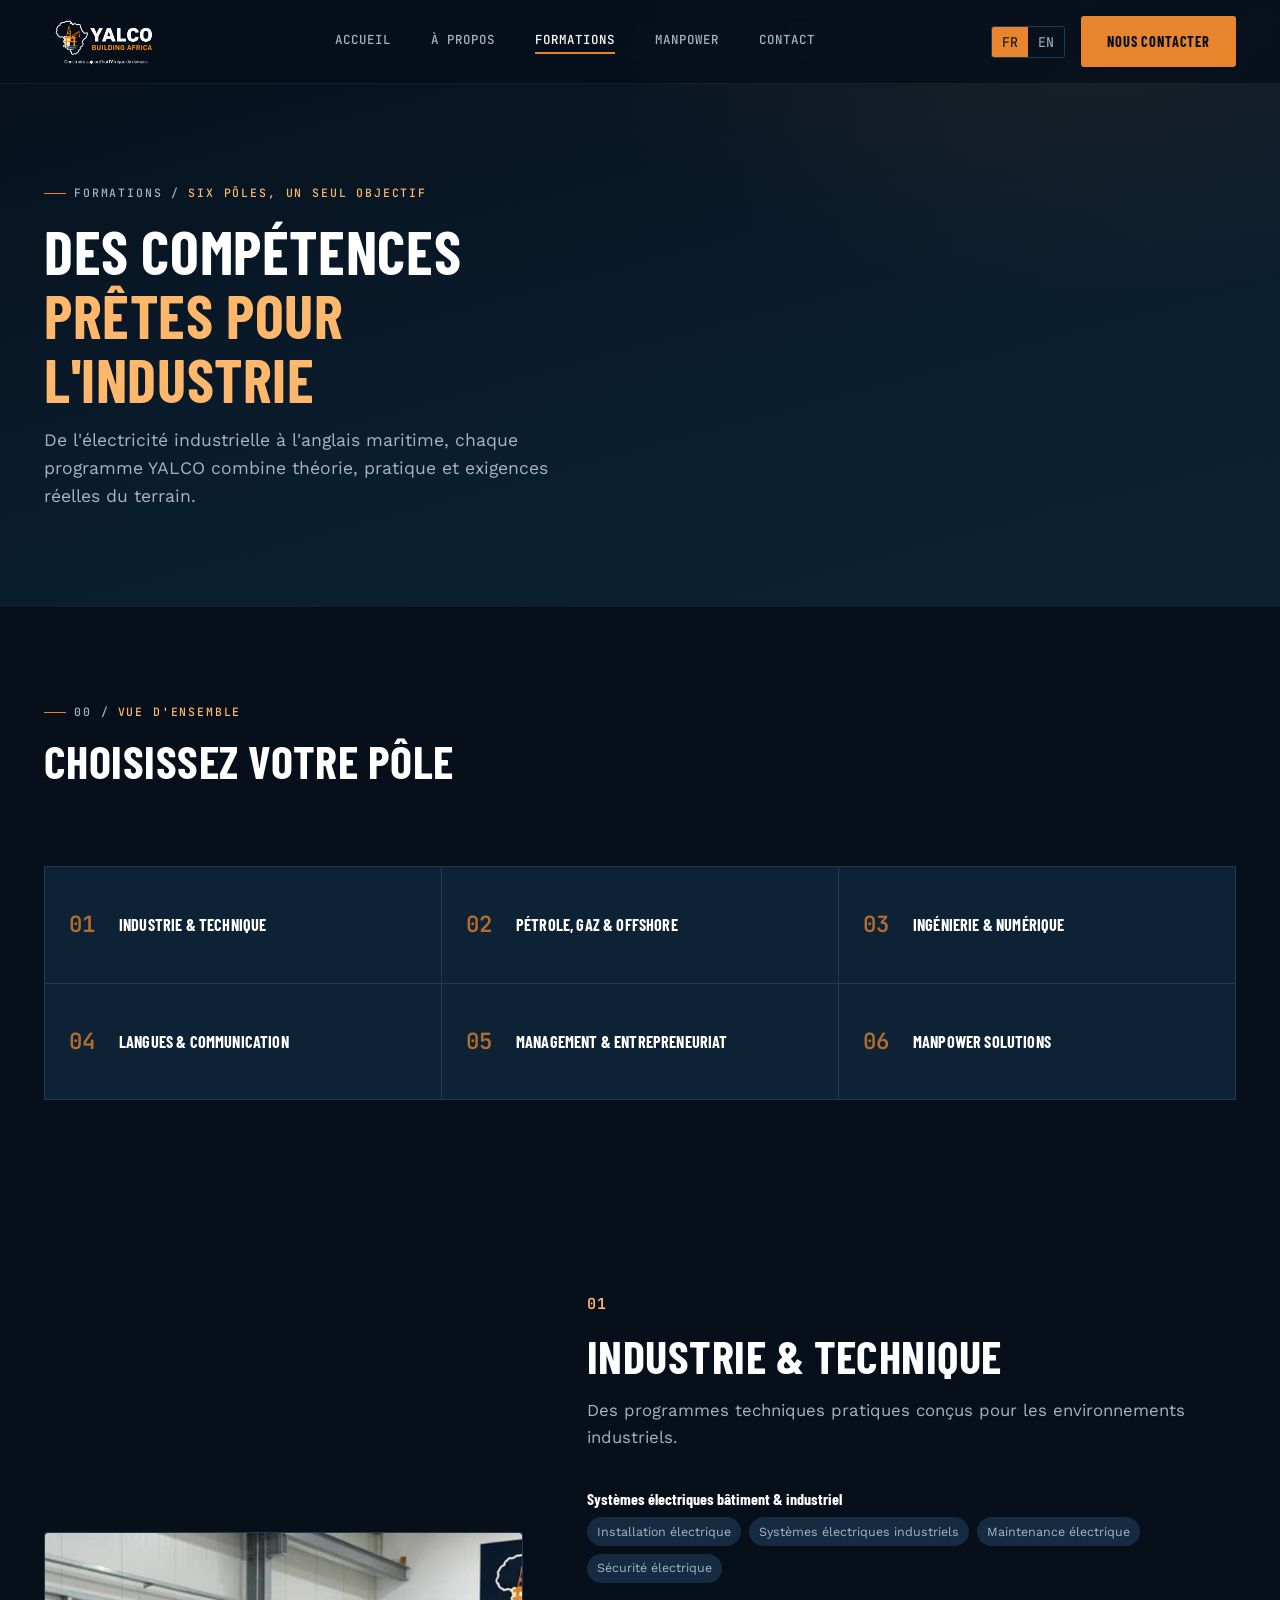
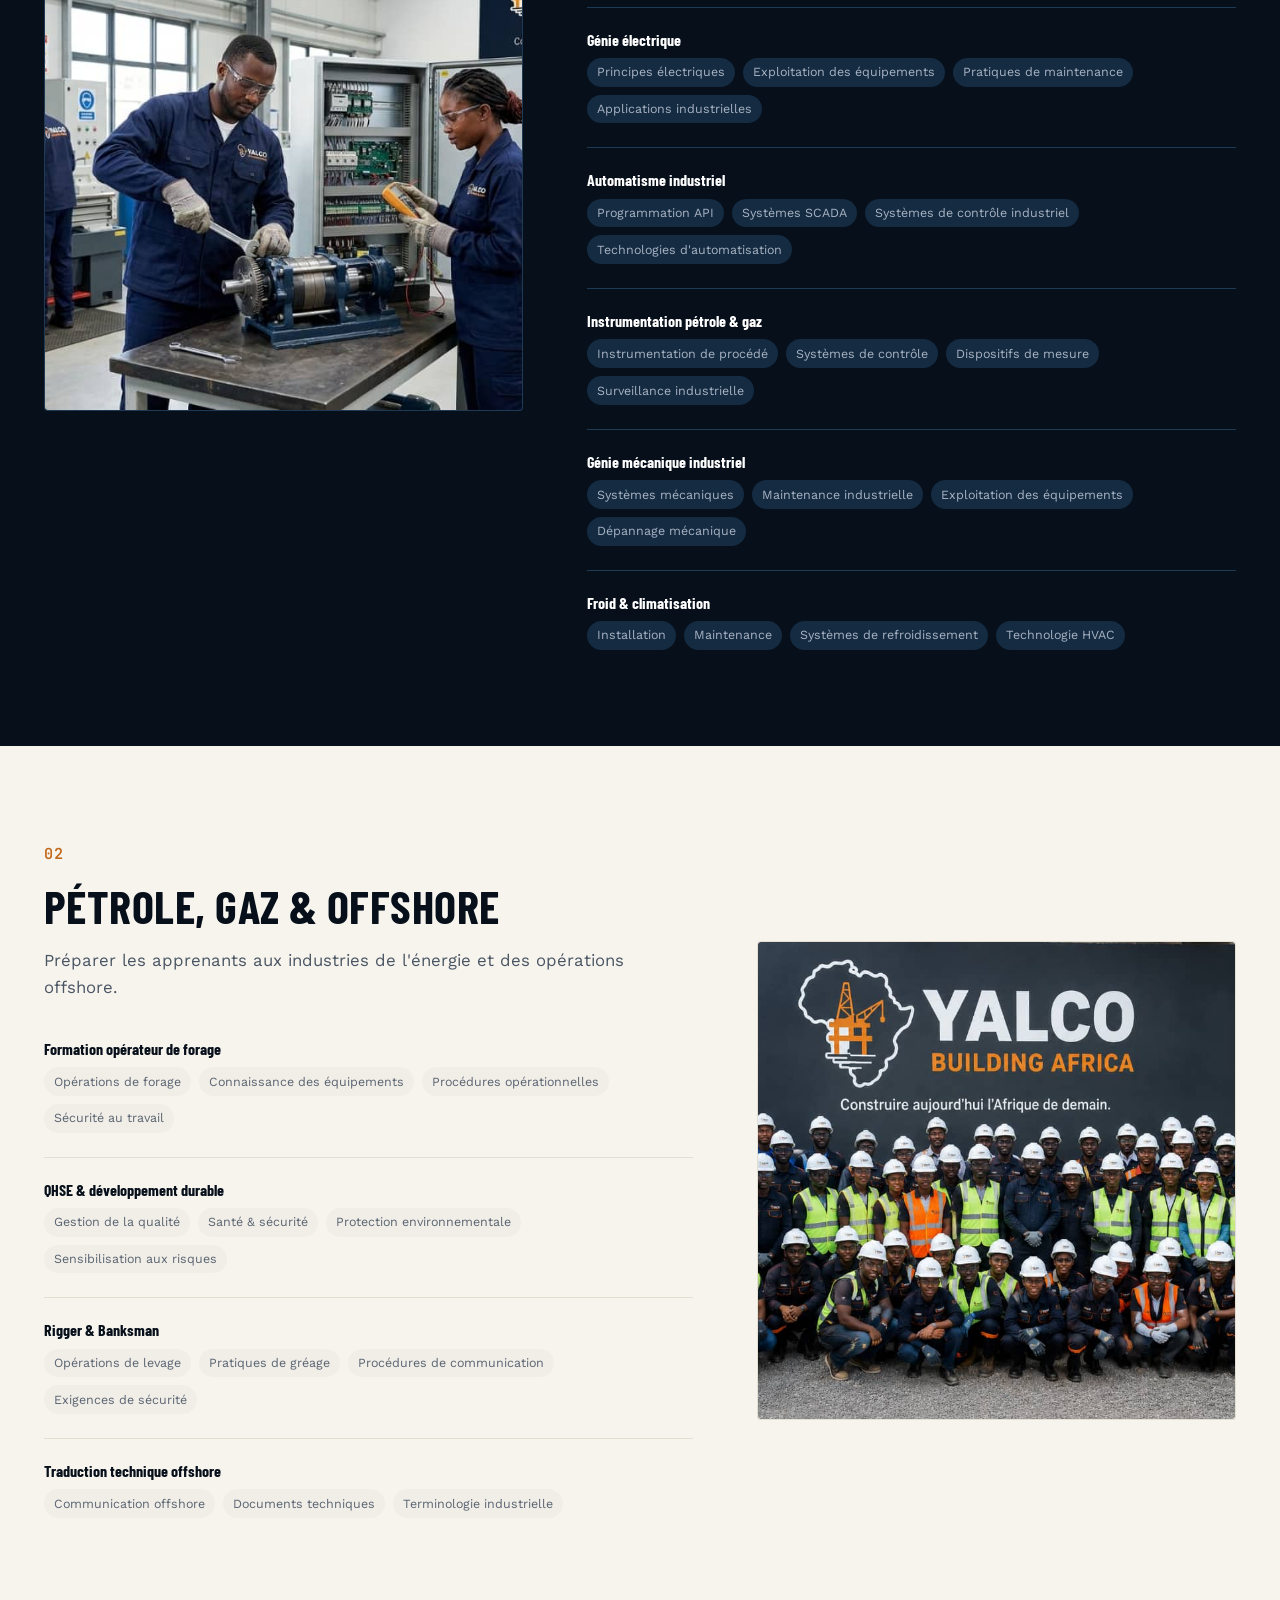
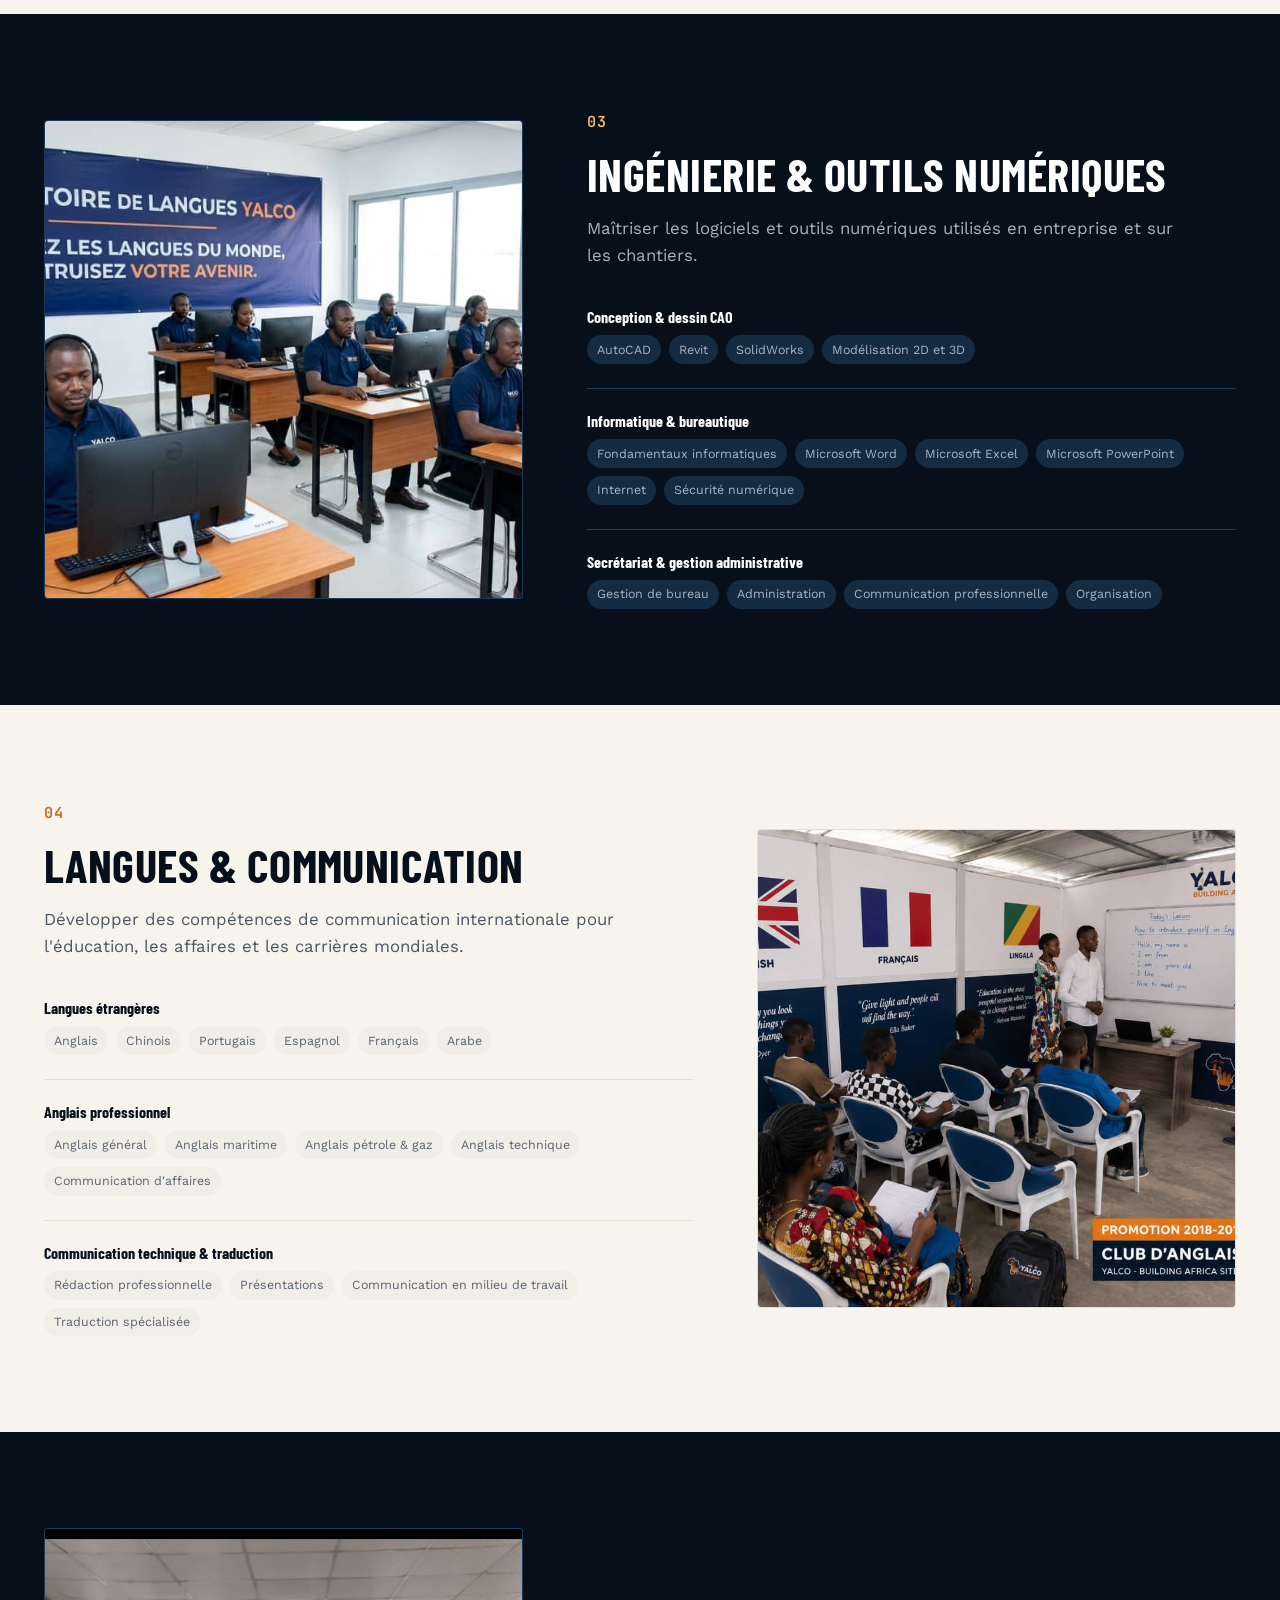
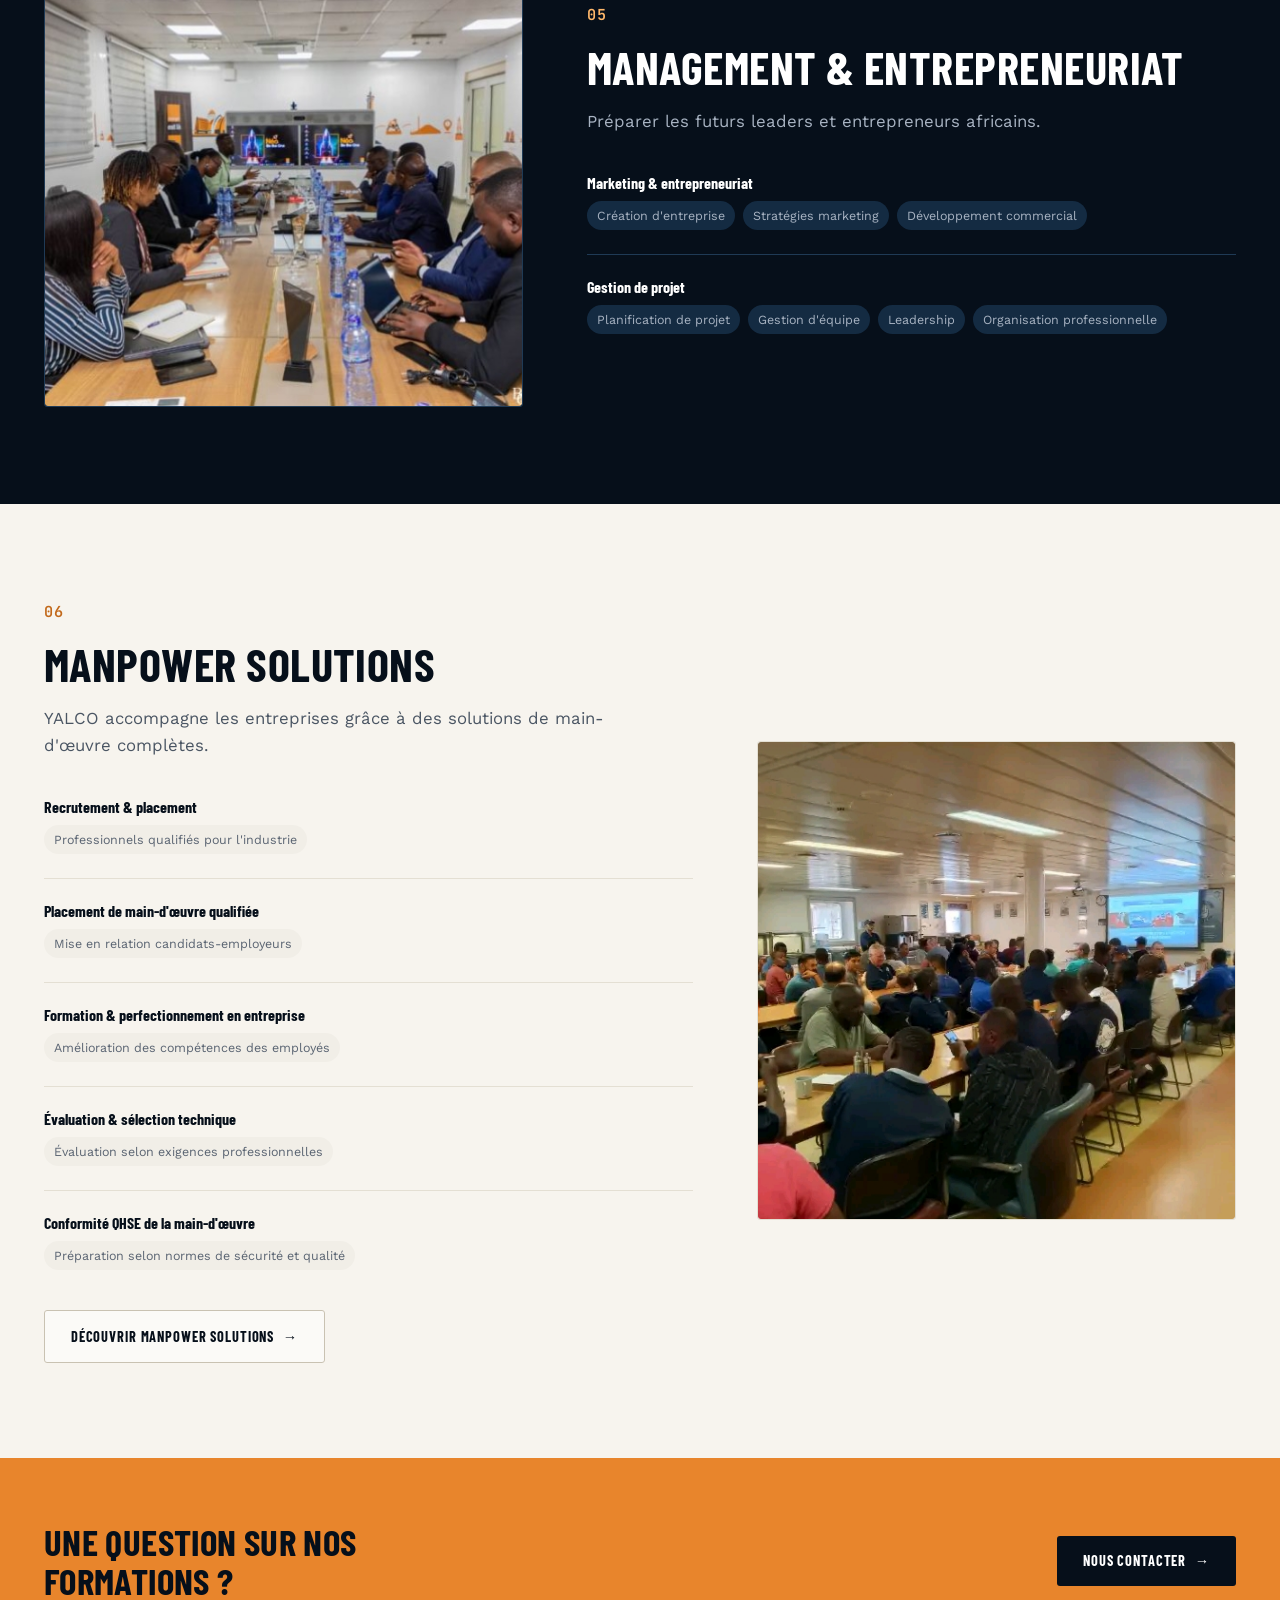
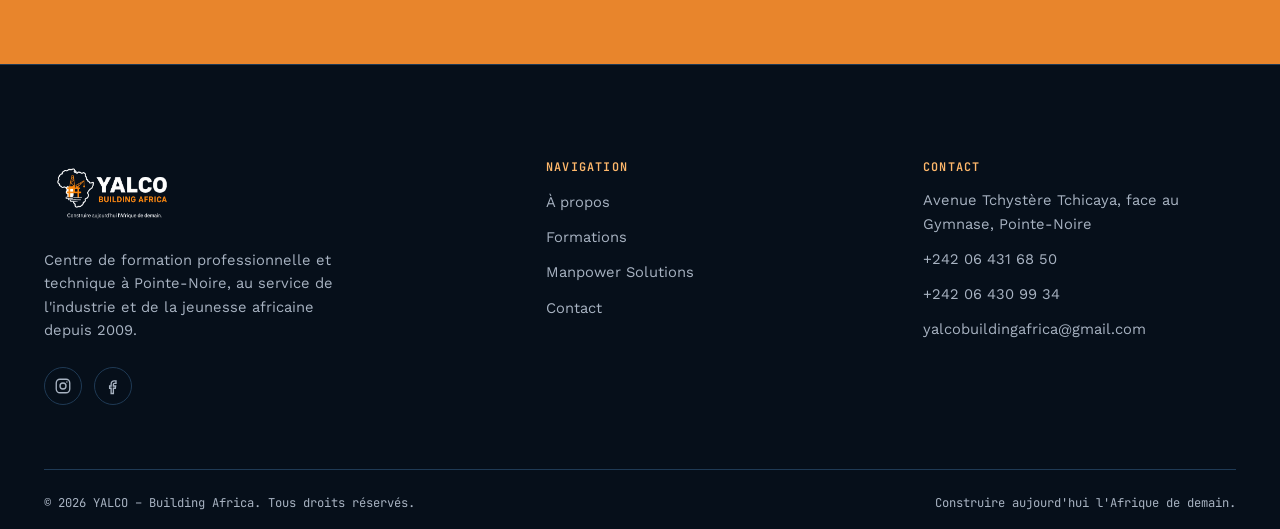
<file: formations.html>
<!DOCTYPE html>
<html lang="fr">
<head>
<meta charset="UTF-8">
<meta name="viewport" content="width=device-width, initial-scale=1.0">
<title>Formations | YALCO — Building Africa | Pétrole &amp; Gaz, Industrie, Langues, BTP</title>
<meta name="description" content="Découvrez les 6 pôles de formation YALCO – Building Africa : Industrie &amp; Technique, Pétrole/Gaz &amp; Offshore, Ingénierie &amp; Numérique, Langues, Management &amp; Entrepreneuriat, Manpower Solutions. Formation pratique à Pointe-Noire, Congo.">
<meta name="keywords" content="formation pétrole gaz Congo, formation électricité industrielle Pointe-Noire, anglais maritime Congo, formation QHSE Congo, AutoCAD formation Pointe-Noire, rigger banksman formation, formation BTP Congo">
<meta name="author" content="YALCO – Building Africa">
<meta name="robots" content="index, follow">
<link rel="canonical" href="https://www.yalco.org/formations.html">

<meta property="og:type" content="website">
<meta property="og:title" content="Formations YALCO — Building Africa">
<meta property="og:description" content="Six pôles de formation professionnelle à Pointe-Noire : Pétrole &amp; Gaz, Industrie, Langues, BTP, Management, Manpower Solutions.">
<meta property="og:image" content="images/logo.png">
<meta property="og:locale" content="fr_FR">
<meta property="og:locale:alternate" content="en_US">
<meta property="og:url" content="https://www.yalco.org/formations.html">

<link rel="alternate" hreflang="fr" href="https://www.yalco.org/formations.html">
<link rel="alternate" hreflang="en" href="https://www.yalco.org/formations.html">

<!-- Favicon standard -->
<link rel="icon" type="image/png" sizes="32x32" href="images/favicon.png">
<link rel="icon" type="image/png" sizes="16x16" href="images/favicon.png">

<!-- Apple Touch Icon (iPhone/iPad) -->
<link rel="apple-touch-icon" href="images/favicon.png">

<!-- Android/Chrome -->
<link rel="icon" type="image/png" sizes="192x192" href="images/favicon.png">
<link rel="icon" type="image/png" sizes="512x512" href="images/favicon.png">

<!-- Fallback pour anciens navigateurs -->
<link rel="shortcut icon" href="images/favicon.png">


<link rel="preconnect" href="https://fonts.googleapis.com">
<link rel="preconnect" href="https://fonts.gstatic.com" crossorigin>
<link href="https://fonts.googleapis.com/css2?family=Barlow+Condensed:wght@500;600;700;800&family=Work+Sans:wght@400;500;600;700&family=JetBrains+Mono:wght@400;500;600&display=swap" rel="stylesheet">
<link rel="stylesheet" href="style (3).css">

<script type="application/ld+json">
{
  "@context": "https://schema.org",
  "@type": "ItemList",
  "name": "Pôles de formation YALCO – Building Africa",
  "itemListElement": [
    {"@type": "Course", "position": 1, "name": "Industrie & Technique", "provider": {"@type": "EducationalOrganization", "name": "YALCO – Building Africa"}},
    {"@type": "Course", "position": 2, "name": "Pétrole, Gaz & Offshore", "provider": {"@type": "EducationalOrganization", "name": "YALCO – Building Africa"}},
    {"@type": "Course", "position": 3, "name": "Ingénierie & Outils Numériques", "provider": {"@type": "EducationalOrganization", "name": "YALCO – Building Africa"}},
    {"@type": "Course", "position": 4, "name": "Langues & Communication Professionnelle", "provider": {"@type": "EducationalOrganization", "name": "YALCO – Building Africa"}},
    {"@type": "Course", "position": 5, "name": "Management & Entrepreneuriat", "provider": {"@type": "EducationalOrganization", "name": "YALCO – Building Africa"}},
    {"@type": "Course", "position": 6, "name": "Manpower Solutions", "provider": {"@type": "EducationalOrganization", "name": "YALCO – Building Africa"}}
  ]
}
</script>
</head>
<body>

<header class="site-header">
  <div class="container nav-wrap">
    <a href="index.html" class="nav-logo" aria-label="YALCO — Building Africa, accueil">
      <img src="images/logo.png" alt="Logo YALCO Building Africa" width="56" height="27">
    </a>

    <nav class="nav-links" aria-label="Navigation principale">
      <a href="index.html" data-lang="fr">Accueil</a>
      <a href="index.html" data-lang="en">Home</a>
      <a href="about.html" data-lang="fr">À propos</a>
      <a href="about.html" data-lang="en">About</a>
      <a href="formations.html" class="active" data-lang="fr">Formations</a>
      <a href="formations.html" class="active" data-lang="en">Training</a>
      <a href="manpower.html" data-lang="fr">Manpower</a>
      <a href="manpower.html" data-lang="en">Manpower</a>
      <a href="contact.html" data-lang="fr">Contact</a>
      <a href="contact.html" data-lang="en">Contact</a>
    </nav>

    <div class="nav-actions">
      <div class="lang-switch" role="group" aria-label="Choix de la langue">
        <button type="button" data-setlang="fr" class="active">FR</button>
        <button type="button" data-setlang="en">EN</button>
      </div>
      <a href="contact.html" class="btn btn-primary nav-cta">
        <span data-lang="fr">Nous contacter</span>
        <span data-lang="en">Contact us</span>
      </a>
      <button class="nav-toggle" aria-label="Ouvrir le menu" aria-expanded="false">
        <span></span><span></span><span></span>
      </button>
    </div>
  </div>
</header>

<div class="menu-backdrop"></div>
<nav class="mobile-menu" aria-label="Menu mobile">
  <a href="index.html" data-lang="fr">Accueil</a>
  <a href="index.html" data-lang="en">Home</a>
  <a href="about.html" data-lang="fr">À propos</a>
  <a href="about.html" data-lang="en">About</a>
  <a href="formations.html" data-lang="fr">Formations</a>
  <a href="formations.html" data-lang="en">Training</a>
  <a href="manpower.html" data-lang="fr">Manpower Solutions</a>
  <a href="manpower.html" data-lang="en">Manpower Solutions</a>
  <a href="contact.html" data-lang="fr">Contact</a>
  <a href="contact.html" data-lang="en">Contact</a>
  <a href="contact.html" class="btn btn-primary">
    <span data-lang="fr">Nous contacter</span>
    <span data-lang="en">Contact us</span>
  </a>
</nav>

<!-- ============================================================ PAGE HERO ============================================================ -->
<section class="page-hero">
  <div class="page-hero-bg" aria-hidden="true"></div>
  <div class="container">
    <span class="eyebrow reveal">
      <span class="eyebrow-num" data-lang="fr">Formations /</span>
      <span class="eyebrow-num" data-lang="en">Training /</span>
      <span data-lang="fr">Six pôles, un seul objectif</span>
      <span data-lang="en">Six divisions, one goal</span>
    </span>
    <h1 class="page-hero-title reveal">
      <span data-lang="fr">Des compétences <span class="line-accent">prêtes pour l'industrie</span></span>
      <span data-lang="en">Skills <span class="line-accent">ready for industry</span></span>
    </h1>
    <p class="page-hero-subtitle reveal">
      <span data-lang="fr">De l'électricité industrielle à l'anglais maritime, chaque programme YALCO combine théorie, pratique et exigences réelles du terrain.</span>
      <span data-lang="en">From industrial electrical work to maritime English, every YALCO program combines theory, hands-on practice, and real field requirements.</span>
    </p>
  </div>
</section>

<!-- ============================================================ DIVISIONS OVERVIEW (quick nav) ============================================================ -->
<section class="section">
  <div class="container">
    <div class="section-head reveal">
      <span class="eyebrow"><span class="eyebrow-num">00 /</span> <span data-lang="fr">Vue d'ensemble</span><span data-lang="en">Overview</span></span>
      <h2 class="section-title">
        <span data-lang="fr">Choisissez votre pôle</span>
        <span data-lang="en">Choose your division</span>
      </h2>
    </div>

    <div class="overview-grid reveal-stagger">
      <a href="#div-01" class="overview-card">
        <span class="overview-num">01</span>
        <h3 data-lang="fr">Industrie &amp; Technique</h3><h3 data-lang="en">Industrial &amp; Technical</h3>
      </a>
      <a href="#div-02" class="overview-card">
        <span class="overview-num">02</span>
        <h3 data-lang="fr">Pétrole, Gaz &amp; Offshore</h3><h3 data-lang="en">Oil, Gas &amp; Offshore</h3>
      </a>
      <a href="#div-03" class="overview-card">
        <span class="overview-num">03</span>
        <h3 data-lang="fr">Ingénierie &amp; Numérique</h3><h3 data-lang="en">Engineering &amp; Digital</h3>
      </a>
      <a href="#div-04" class="overview-card">
        <span class="overview-num">04</span>
        <h3 data-lang="fr">Langues &amp; Communication</h3><h3 data-lang="en">Languages &amp; Communication</h3>
      </a>
      <a href="#div-05" class="overview-card">
        <span class="overview-num">05</span>
        <h3 data-lang="fr">Management &amp; Entrepreneuriat</h3><h3 data-lang="en">Management &amp; Entrepreneurship</h3>
      </a>
      <a href="#div-06" class="overview-card">
        <span class="overview-num">06</span>
        <h3 data-lang="fr">Manpower Solutions</h3><h3 data-lang="en">Manpower Solutions</h3>
      </a>
    </div>
  </div>
</section>

<!-- ============================================================ DIVISION 01 — Industrial & Technical ============================================================ -->
<section class="section division-section" id="div-01">
  <div class="container">
    <div class="division-detail">
      <div class="division-photo reveal">
        <div class="photo-slot-square">
          <img src="images/formation-01-industrie.jpeg" alt="Formation Industrie et Technique YALCO Building Africa" class="photo-slot-img" onerror="this.style.display='none'; this.nextElementSibling.style.display='flex';">
          <div class="photo-slot-fallback">
            <span class="photo-slot-hint">images/formation-01-industrie.jpg</span>
          </div>
        </div>
      </div>
      <div class="reveal">
        <span class="division-detail-num">01</span>
        <h2 class="section-title">
          <span data-lang="fr">Industrie &amp; Technique</span>
          <span data-lang="en">Industrial &amp; Technical</span>
        </h2>
        <p class="section-lede">
          <span data-lang="fr">Des programmes techniques pratiques conçus pour les environnements industriels.</span>
          <span data-lang="en">Practical technical programs designed for industrial environments.</span>
        </p>

        <div class="program-list">
          <div class="program-item">
            <h4 data-lang="fr">Systèmes électriques bâtiment &amp; industriel</h4><h4 data-lang="en">Building &amp; Industrial Electrical Systems</h4>
            <div class="program-tags">
              <span data-lang="fr">Installation électrique</span><span data-lang="fr">Systèmes électriques industriels</span><span data-lang="fr">Maintenance électrique</span><span data-lang="fr">Sécurité électrique</span>
              <span data-lang="en">Electrical installation</span><span data-lang="en">Industrial electrical systems</span><span data-lang="en">Electrical maintenance</span><span data-lang="en">Electrical safety</span>
            </div>
          </div>
          <div class="program-item">
            <h4 data-lang="fr">Génie électrique</h4><h4 data-lang="en">Electrical Engineering</h4>
            <div class="program-tags">
              <span data-lang="fr">Principes électriques</span><span data-lang="fr">Exploitation des équipements</span><span data-lang="fr">Pratiques de maintenance</span><span data-lang="fr">Applications industrielles</span>
              <span data-lang="en">Electrical principles</span><span data-lang="en">Equipment operation</span><span data-lang="en">Maintenance practices</span><span data-lang="en">Industrial applications</span>
            </div>
          </div>
          <div class="program-item">
            <h4 data-lang="fr">Automatisme industriel</h4><h4 data-lang="en">Industrial Automation</h4>
            <div class="program-tags">
              <span data-lang="fr">Programmation API</span><span data-lang="fr">Systèmes SCADA</span><span data-lang="fr">Systèmes de contrôle industriel</span><span data-lang="fr">Technologies d'automatisation</span>
              <span data-lang="en">PLC programming</span><span data-lang="en">SCADA systems</span><span data-lang="en">Industrial control systems</span><span data-lang="en">Automation technologies</span>
            </div>
          </div>
          <div class="program-item">
            <h4 data-lang="fr">Instrumentation pétrole &amp; gaz</h4><h4 data-lang="en">Oil &amp; Gas Instrumentation</h4>
            <div class="program-tags">
              <span data-lang="fr">Instrumentation de procédé</span><span data-lang="fr">Systèmes de contrôle</span><span data-lang="fr">Dispositifs de mesure</span><span data-lang="fr">Surveillance industrielle</span>
              <span data-lang="en">Process instrumentation</span><span data-lang="en">Control systems</span><span data-lang="en">Measurement devices</span><span data-lang="en">Industrial monitoring</span>
            </div>
          </div>
          <div class="program-item">
            <h4 data-lang="fr">Génie mécanique industriel</h4><h4 data-lang="en">Industrial Mechanical Engineering</h4>
            <div class="program-tags">
              <span data-lang="fr">Systèmes mécaniques</span><span data-lang="fr">Maintenance industrielle</span><span data-lang="fr">Exploitation des équipements</span><span data-lang="fr">Dépannage mécanique</span>
              <span data-lang="en">Mechanical systems</span><span data-lang="en">Industrial maintenance</span><span data-lang="en">Equipment operation</span><span data-lang="en">Mechanical troubleshooting</span>
            </div>
          </div>
          <div class="program-item">
            <h4 data-lang="fr">Froid &amp; climatisation</h4><h4 data-lang="en">Refrigeration &amp; Air Conditioning</h4>
            <div class="program-tags">
              <span data-lang="fr">Installation</span><span data-lang="fr">Maintenance</span><span data-lang="fr">Systèmes de refroidissement</span><span data-lang="fr">Technologie HVAC</span>
              <span data-lang="en">Installation</span><span data-lang="en">Maintenance</span><span data-lang="en">Cooling systems</span><span data-lang="en">HVAC technology</span>
            </div>
          </div>
        </div>
      </div>
    </div>
  </div>
</section>

<!-- ============================================================ DIVISION 02 — Oil, Gas & Offshore ============================================================ -->
<section class="section section-light division-section" id="div-02">
  <div class="container">
    <div class="division-detail reverse">
      <div class="division-photo reveal">
        <div class="photo-slot-square photo-slot-light">
          <img src="images/formation-02-offshore.jpeg" alt="Formation Pétrole, Gaz et Offshore YALCO Building Africa" class="photo-slot-img" onerror="this.style.display='none'; this.nextElementSibling.style.display='flex';">
          <div class="photo-slot-fallback">
            <span class="photo-slot-hint">images/formation-02-offshore.jpg</span>
          </div>
        </div>
      </div>
      <div class="reveal">
        <span class="division-detail-num">02</span>
        <h2 class="section-title">
          <span data-lang="fr">Pétrole, Gaz &amp; Offshore</span>
          <span data-lang="en">Oil, Gas &amp; Offshore</span>
        </h2>
        <p class="section-lede">
          <span data-lang="fr">Préparer les apprenants aux industries de l'énergie et des opérations offshore.</span>
          <span data-lang="en">Preparing learners for energy and offshore industries.</span>
        </p>

        <div class="program-list">
          <div class="program-item">
            <h4 data-lang="fr">Formation opérateur de forage</h4><h4 data-lang="en">Drilling Operator Training</h4>
            <div class="program-tags">
              <span data-lang="fr">Opérations de forage</span><span data-lang="fr">Connaissance des équipements</span><span data-lang="fr">Procédures opérationnelles</span><span data-lang="fr">Sécurité au travail</span>
              <span data-lang="en">Drilling operations</span><span data-lang="en">Equipment knowledge</span><span data-lang="en">Operational procedures</span><span data-lang="en">Workplace safety</span>
            </div>
          </div>
          <div class="program-item">
            <h4 data-lang="fr">QHSE &amp; développement durable</h4><h4 data-lang="en">QHSE &amp; Sustainable Development</h4>
            <div class="program-tags">
              <span data-lang="fr">Gestion de la qualité</span><span data-lang="fr">Santé &amp; sécurité</span><span data-lang="fr">Protection environnementale</span><span data-lang="fr">Sensibilisation aux risques</span>
              <span data-lang="en">Quality management</span><span data-lang="en">Health and safety</span><span data-lang="en">Environmental protection</span><span data-lang="en">Risk awareness</span>
            </div>
          </div>
          <div class="program-item">
            <h4 data-lang="fr">Rigger &amp; Banksman</h4><h4 data-lang="en">Rigger &amp; Banksman</h4>
            <div class="program-tags">
              <span data-lang="fr">Opérations de levage</span><span data-lang="fr">Pratiques de gréage</span><span data-lang="fr">Procédures de communication</span><span data-lang="fr">Exigences de sécurité</span>
              <span data-lang="en">Lifting operations</span><span data-lang="en">Rigging practices</span><span data-lang="en">Communication procedures</span><span data-lang="en">Safety requirements</span>
            </div>
          </div>
          <div class="program-item">
            <h4 data-lang="fr">Traduction technique offshore</h4><h4 data-lang="en">Offshore Technical Translation</h4>
            <div class="program-tags">
              <span data-lang="fr">Communication offshore</span><span data-lang="fr">Documents techniques</span><span data-lang="fr">Terminologie industrielle</span>
              <span data-lang="en">Offshore communication</span><span data-lang="en">Technical documents</span><span data-lang="en">Industrial terminology</span>
            </div>
          </div>
        </div>
      </div>
    </div>
  </div>
</section>

<!-- ============================================================ DIVISION 03 — Engineering & Digital Tools ============================================================ -->
<section class="section division-section" id="div-03">
  <div class="container">
    <div class="division-detail">
      <div class="division-photo reveal">
        <div class="photo-slot-square">
          <img src="images/formation-03-numerique.jpeg" alt="Formation Ingénierie et Outils Numériques YALCO Building Africa" class="photo-slot-img" onerror="this.style.display='none'; this.nextElementSibling.style.display='flex';">
          <div class="photo-slot-fallback">
            <span class="photo-slot-hint">images/formation-03-numerique.jpg</span>
          </div>
        </div>
      </div>
      <div class="reveal">
        <span class="division-detail-num">03</span>
        <h2 class="section-title">
          <span data-lang="fr">Ingénierie &amp; Outils Numériques</span>
          <span data-lang="en">Engineering &amp; Digital Tools</span>
        </h2>
        <p class="section-lede">
          <span data-lang="fr">Maîtriser les logiciels et outils numériques utilisés en entreprise et sur les chantiers.</span>
          <span data-lang="en">Mastering the software and digital tools used in companies and on job sites.</span>
        </p>

        <div class="program-list">
          <div class="program-item">
            <h4 data-lang="fr">Conception &amp; dessin CAO</h4><h4 data-lang="en">CAD Design &amp; Drafting</h4>
            <div class="program-tags">
              <span data-lang="fr">AutoCAD</span><span data-lang="fr">Revit</span><span data-lang="fr">SolidWorks</span><span data-lang="fr">Modélisation 2D et 3D</span>
              <span data-lang="en">AutoCAD</span><span data-lang="en">Revit</span><span data-lang="en">SolidWorks</span><span data-lang="en">2D and 3D modeling</span>
            </div>
          </div>
          <div class="program-item">
            <h4 data-lang="fr">Informatique &amp; bureautique</h4><h4 data-lang="en">IT &amp; Office Productivity</h4>
            <div class="program-tags">
              <span data-lang="fr">Fondamentaux informatiques</span><span data-lang="fr">Microsoft Word</span><span data-lang="fr">Microsoft Excel</span><span data-lang="fr">Microsoft PowerPoint</span><span data-lang="fr">Internet</span><span data-lang="fr">Sécurité numérique</span>
              <span data-lang="en">Computer fundamentals</span><span data-lang="en">Microsoft Word</span><span data-lang="en">Microsoft Excel</span><span data-lang="en">Microsoft PowerPoint</span><span data-lang="en">Internet skills</span><span data-lang="en">Digital safety</span>
            </div>
          </div>
          <div class="program-item">
            <h4 data-lang="fr">Secrétariat &amp; gestion administrative</h4><h4 data-lang="en">Secretarial Studies &amp; Administrative Management</h4>
            <div class="program-tags">
              <span data-lang="fr">Gestion de bureau</span><span data-lang="fr">Administration</span><span data-lang="fr">Communication professionnelle</span><span data-lang="fr">Organisation</span>
              <span data-lang="en">Office management</span><span data-lang="en">Administration</span><span data-lang="en">Professional communication</span><span data-lang="en">Organizational skills</span>
            </div>
          </div>
        </div>
      </div>
    </div>
  </div>
</section>

<!-- ============================================================ DIVISION 04 — Languages & Professional Communication ============================================================ -->
<section class="section section-light division-section" id="div-04">
  <div class="container">
    <div class="division-detail reverse">
      <div class="division-photo reveal">
        <div class="photo-slot-square photo-slot-light">
          <img src="images/formation-04-langues.jpeg" alt="Formation Langues et Communication YALCO Building Africa" class="photo-slot-img" onerror="this.style.display='none'; this.nextElementSibling.style.display='flex';">
          <div class="photo-slot-fallback">
            <span class="photo-slot-hint">images/formation-04-langues.jpg</span>
          </div>
        </div>
      </div>
      <div class="reveal">
        <span class="division-detail-num">04</span>
        <h2 class="section-title">
          <span data-lang="fr">Langues &amp; Communication</span>
          <span data-lang="en">Languages &amp; Communication</span>
        </h2>
        <p class="section-lede">
          <span data-lang="fr">Développer des compétences de communication internationale pour l'éducation, les affaires et les carrières mondiales.</span>
          <span data-lang="en">Developing global communication skills for education, business, and international careers.</span>
        </p>

        <div class="program-list">
          <div class="program-item">
            <h4 data-lang="fr">Langues étrangères</h4><h4 data-lang="en">Foreign Languages</h4>
            <div class="program-tags">
              <span data-lang="fr">Anglais</span><span data-lang="fr">Chinois</span><span data-lang="fr">Portugais</span><span data-lang="fr">Espagnol</span><span data-lang="fr">Français</span><span data-lang="fr">Arabe</span>
              <span data-lang="en">English</span><span data-lang="en">Chinese</span><span data-lang="en">Portuguese</span><span data-lang="en">Spanish</span><span data-lang="en">French</span><span data-lang="en">Arabic</span>
            </div>
          </div>
          <div class="program-item">
            <h4 data-lang="fr">Anglais professionnel</h4><h4 data-lang="en">Professional English</h4>
            <div class="program-tags">
              <span data-lang="fr">Anglais général</span><span data-lang="fr">Anglais maritime</span><span data-lang="fr">Anglais pétrole &amp; gaz</span><span data-lang="fr">Anglais technique</span><span data-lang="fr">Communication d'affaires</span>
              <span data-lang="en">General English</span><span data-lang="en">Maritime English</span><span data-lang="en">Oil &amp; Gas English</span><span data-lang="en">Technical English</span><span data-lang="en">Business communication</span>
            </div>
          </div>
          <div class="program-item">
            <h4 data-lang="fr">Communication technique &amp; traduction</h4><h4 data-lang="en">Technical Communication &amp; Translation</h4>
            <div class="program-tags">
              <span data-lang="fr">Rédaction professionnelle</span><span data-lang="fr">Présentations</span><span data-lang="fr">Communication en milieu de travail</span><span data-lang="fr">Traduction spécialisée</span>
              <span data-lang="en">Professional writing</span><span data-lang="en">Presentations</span><span data-lang="en">Workplace communication</span><span data-lang="en">Specialized translation</span>
            </div>
          </div>
        </div>
      </div>
    </div>
  </div>
</section>

<!-- ============================================================ DIVISION 05 — Management & Entrepreneurship ============================================================ -->
<section class="section division-section" id="div-05">
  <div class="container">
    <div class="division-detail">
      <div class="division-photo reveal">
        <div class="photo-slot-square">
          <img src="images/Reunion.jpeg" alt="Formation Management et Entrepreneuriat YALCO Building Africa" class="photo-slot-img" onerror="this.style.display='none'; this.nextElementSibling.style.display='flex';">
          <div class="photo-slot-fallback">
            <span class="photo-slot-hint">images/formation-05-management.jpg</span>
          </div>
        </div>
      </div>
      <div class="reveal">
        <span class="division-detail-num">05</span>
        <h2 class="section-title">
          <span data-lang="fr">Management &amp; Entrepreneuriat</span>
          <span data-lang="en">Management &amp; Entrepreneurship</span>
        </h2>
        <p class="section-lede">
          <span data-lang="fr">Préparer les futurs leaders et entrepreneurs africains.</span>
          <span data-lang="en">Preparing future African leaders and entrepreneurs.</span>
        </p>

        <div class="program-list">
          <div class="program-item">
            <h4 data-lang="fr">Marketing &amp; entrepreneuriat</h4><h4 data-lang="en">Marketing &amp; Entrepreneurship</h4>
            <div class="program-tags">
              <span data-lang="fr">Création d'entreprise</span><span data-lang="fr">Stratégies marketing</span><span data-lang="fr">Développement commercial</span>
              <span data-lang="en">Business creation</span><span data-lang="en">Marketing strategies</span><span data-lang="en">Business development</span>
            </div>
          </div>
          <div class="program-item">
            <h4 data-lang="fr">Gestion de projet</h4><h4 data-lang="en">Project Management</h4>
            <div class="program-tags">
              <span data-lang="fr">Planification de projet</span><span data-lang="fr">Gestion d'équipe</span><span data-lang="fr">Leadership</span><span data-lang="fr">Organisation professionnelle</span>
              <span data-lang="en">Project planning</span><span data-lang="en">Team management</span><span data-lang="en">Leadership</span><span data-lang="en">Professional organization</span>
            </div>
          </div>
        </div>
      </div>
    </div>
  </div>
</section>

<!-- ============================================================ DIVISION 06 — Manpower Solutions ============================================================ -->
<section class="section section-light division-section" id="div-06">
  <div class="container">
    <div class="division-detail reverse">
      <div class="division-photo reveal">
        <div class="photo-slot-square photo-slot-light">
          <img src="images/accompagnement.jpeg" alt="Manpower Solutions YALCO Building Africa" class="photo-slot-img" onerror="this.style.display='none'; this.nextElementSibling.style.display='flex';">
          <div class="photo-slot-fallback">
            <span class="photo-slot-hint">images/formation-06-manpower.jpg</span>
          </div>
        </div>
      </div>
      <div class="reveal">
        <span class="division-detail-num">06</span>
        <h2 class="section-title">
          <span data-lang="fr">Manpower Solutions</span>
          <span data-lang="en">Manpower Solutions</span>
        </h2>
        <p class="section-lede">
          <span data-lang="fr">YALCO accompagne les entreprises grâce à des solutions de main-d'œuvre complètes.</span>
          <span data-lang="en">YALCO supports companies through complete workforce solutions.</span>
        </p>

        <div class="program-list">
          <div class="program-item">
            <h4 data-lang="fr">Recrutement &amp; placement</h4><h4 data-lang="en">Recruitment &amp; Staffing</h4>
            <div class="program-tags">
              <span data-lang="fr">Professionnels qualifiés pour l'industrie</span>
              <span data-lang="en">Qualified professionals for industry needs</span>
            </div>
          </div>
          <div class="program-item">
            <h4 data-lang="fr">Placement de main-d'œuvre qualifiée</h4><h4 data-lang="en">Skilled Workforce Placement</h4>
            <div class="program-tags">
              <span data-lang="fr">Mise en relation candidats-employeurs</span>
              <span data-lang="en">Connecting trained candidates with employment opportunities</span>
            </div>
          </div>
          <div class="program-item">
            <h4 data-lang="fr">Formation &amp; perfectionnement en entreprise</h4><h4 data-lang="en">Workforce Training &amp; Upskilling</h4>
            <div class="program-tags">
              <span data-lang="fr">Amélioration des compétences des employés</span>
              <span data-lang="en">Helping companies improve employee competencies</span>
            </div>
          </div>
          <div class="program-item">
            <h4 data-lang="fr">Évaluation &amp; sélection technique</h4><h4 data-lang="en">Technical Screening &amp; Assessment</h4>
            <div class="program-tags">
              <span data-lang="fr">Évaluation selon exigences professionnelles</span>
              <span data-lang="en">Evaluating candidates according to professional requirements</span>
            </div>
          </div>
          <div class="program-item">
            <h4 data-lang="fr">Conformité QHSE de la main-d'œuvre</h4><h4 data-lang="en">QHSE-Compliant Workforce Support</h4>
            <div class="program-tags">
              <span data-lang="fr">Préparation selon normes de sécurité et qualité</span>
              <span data-lang="en">Ensuring workforce readiness per safety and quality standards</span>
            </div>
          </div>
        </div>

        <a href="manpower.html" class="btn btn-ghost" style="margin-top: var(--s-4);">
          <span data-lang="fr">Découvrir Manpower Solutions</span><span data-lang="en">Discover Manpower Solutions</span>
          <span class="btn-arrow">→</span>
        </a>
      </div>
    </div>
  </div>
</section>

<!-- ============================================================ CTA BAND ============================================================ -->
<section class="cta-band">
  <div class="container cta-band-inner">
    <h2>
      <span data-lang="fr">Une question sur nos formations ?</span>
      <span data-lang="en">Questions about our programs?</span>
    </h2>
    <a href="contact.html" class="btn btn-primary">
      <span data-lang="fr">Nous contacter</span><span data-lang="en">Get in touch</span>
      <span class="btn-arrow">→</span>
    </a>
  </div>
</section>

<footer class="site-footer">
  <div class="container">
    <div class="footer-grid">
      <div class="footer-about">
        <div class="footer-logo">
          <img src="images/logo.png" alt="Logo YALCO Building Africa" width="64" height="31">
        </div>
        <p data-lang="fr">Centre de formation professionnelle et technique à Pointe-Noire, au service de l'industrie et de la jeunesse africaine depuis 2009.</p>
        <p data-lang="en">Professional and technical training institute in Pointe-Noire, serving industry and African youth since 2009.</p>

        <div class="footer-social" aria-label="Réseaux sociaux YALCO">
          <a href="https://www.instagram.com/yalco_buildingafrica/" class="footer-social-link" aria-label="YALCO sur Instagram" target="_blank" rel="noopener noreferrer">
            <svg viewBox="0 0 24 24" fill="none" stroke="currentColor" stroke-width="1.8" aria-hidden="true">
              <rect x="3" y="3" width="18" height="18" rx="5"/>
              <circle cx="12" cy="12" r="4"/>
              <circle cx="17.2" cy="6.8" r="1" fill="currentColor" stroke="none"/>
            </svg>
          </a>
          <a href="https://www.facebook.com/profile.php?id=100065642252813" class="footer-social-link" aria-label="YALCO sur Facebook" target="_blank" rel="noopener noreferrer">
            <svg viewBox="0 0 24 24" fill="none" stroke="currentColor" stroke-width="1.8" aria-hidden="true">
              <path d="M16 8.5h-2.2c-.7 0-1.3.6-1.3 1.3V12h3l-.4 3h-2.6v7h-3v-7H7.5v-3h2V9.5C9.5 7 11.3 5.2 13.7 5.2H16v3.3Z"/>
            </svg>
          </a>
        </div>
      </div>
      <div class="footer-col">
        <h4 data-lang="fr">Navigation</h4><h4 data-lang="en">Navigation</h4>
        <ul>
          <li><a href="about.html" data-lang="fr">À propos</a><a href="about.html" data-lang="en">About</a></li>
          <li><a href="formations.html" data-lang="fr">Formations</a><a href="formations.html" data-lang="en">Training</a></li>
          <li><a href="manpower.html" data-lang="fr">Manpower Solutions</a><a href="manpower.html" data-lang="en">Manpower Solutions</a></li>
          <li><a href="contact.html" data-lang="fr">Contact</a><a href="contact.html" data-lang="en">Contact</a></li>
        </ul>
      </div>
      <div class="footer-col">
        <h4 data-lang="fr">Contact</h4><h4 data-lang="en">Contact</h4>
        <ul>
          <li><p data-lang="fr">Avenue Tchystère Tchicaya, face au Gymnase, Pointe-Noire</p><p data-lang="en">Tchystère Tchicaya Avenue, opposite the Gymnasium, Pointe-Noire</p></li>
          <li><a href="tel:+24206431685">+242 06 431 68 50</a></li>
          <li><a href="tel:+24206430934">+242 06 430 99 34</a></li>
          <li><a href="mailto:yalcobuildingafrica@gmail.com">yalcobuildingafrica@gmail.com</a></li>
        </ul>
      </div>
    </div>
    <div class="footer-bottom">
      <span data-lang="fr">© 2026 YALCO – Building Africa. Tous droits réservés.</span>
      <span data-lang="en">© 2026 YALCO – Building Africa. All rights reserved.</span>
      <span data-lang="fr">Construire aujourd'hui l'Afrique de demain.</span>
      <span data-lang="en">Building today the Africa of tomorrow.</span>
    </div>
  </div>
</footer>

<script src="main.js"></script>
</body>
</html>
</file>
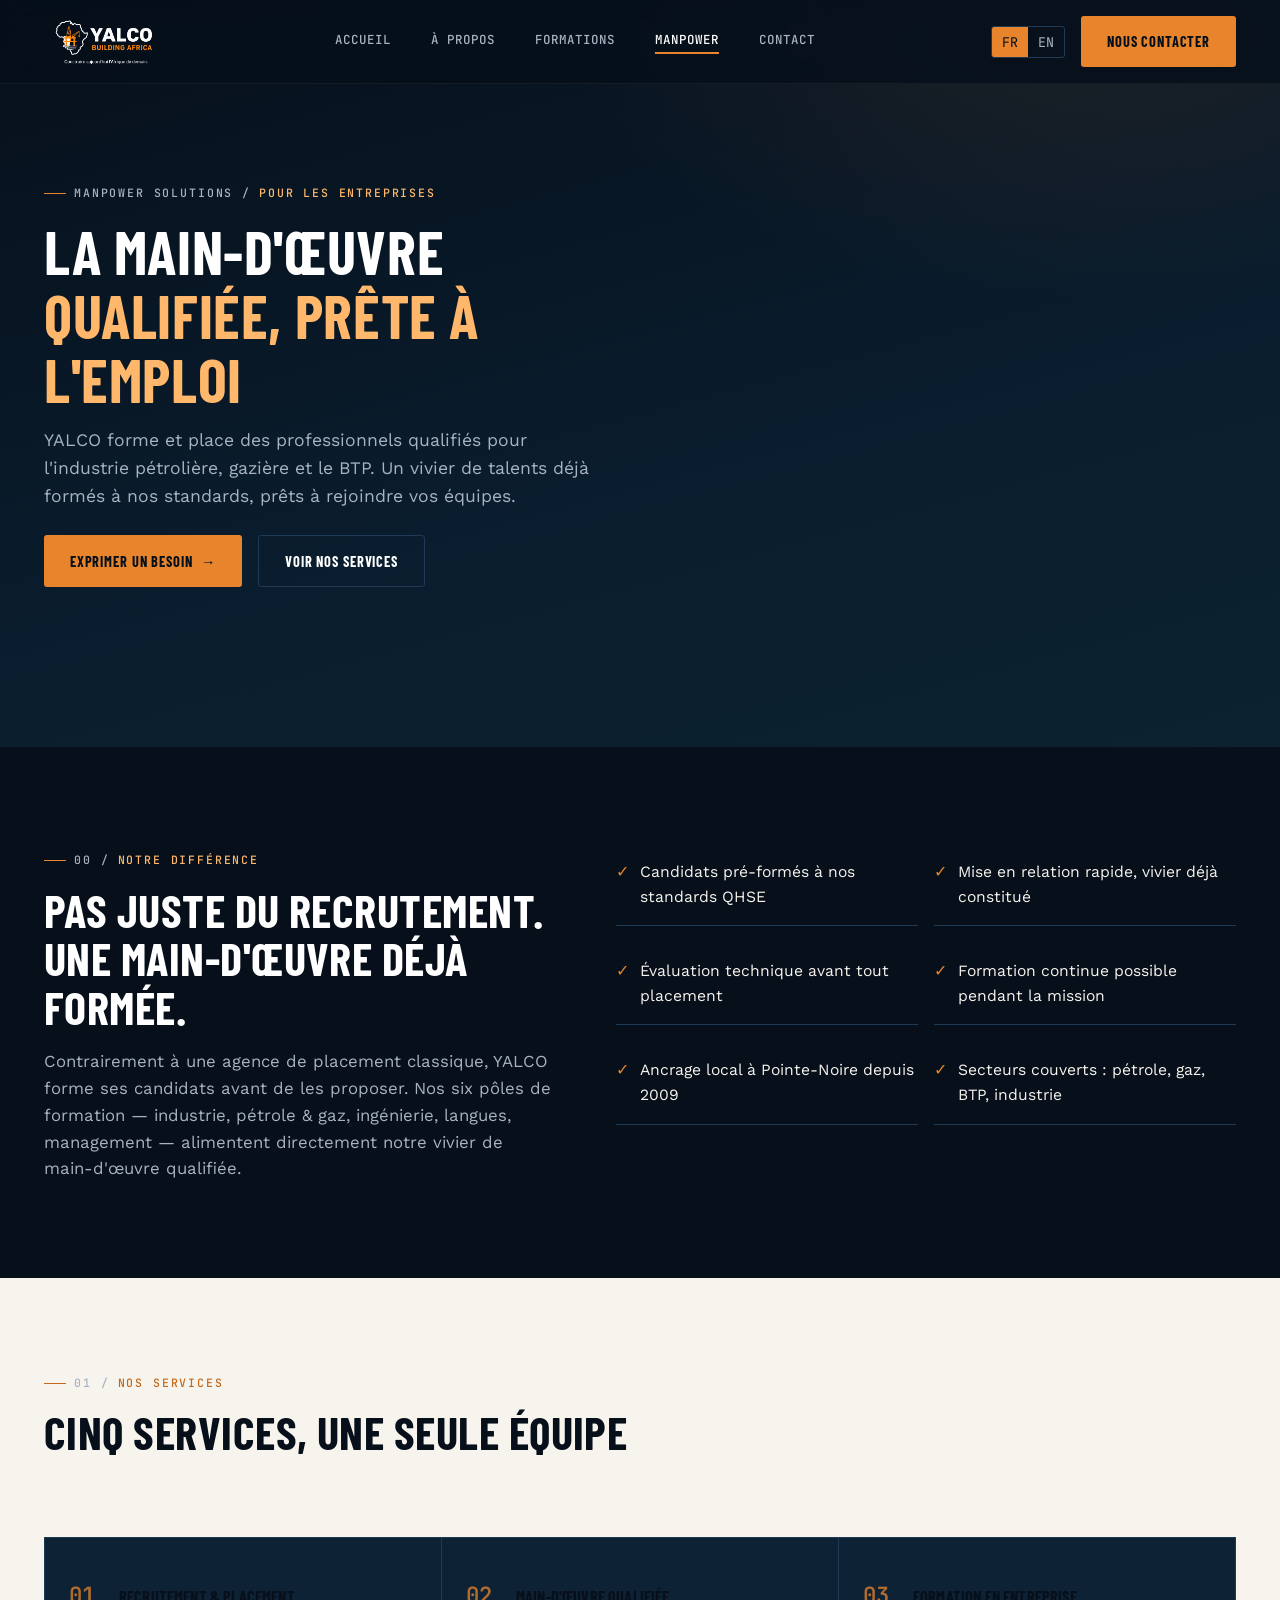
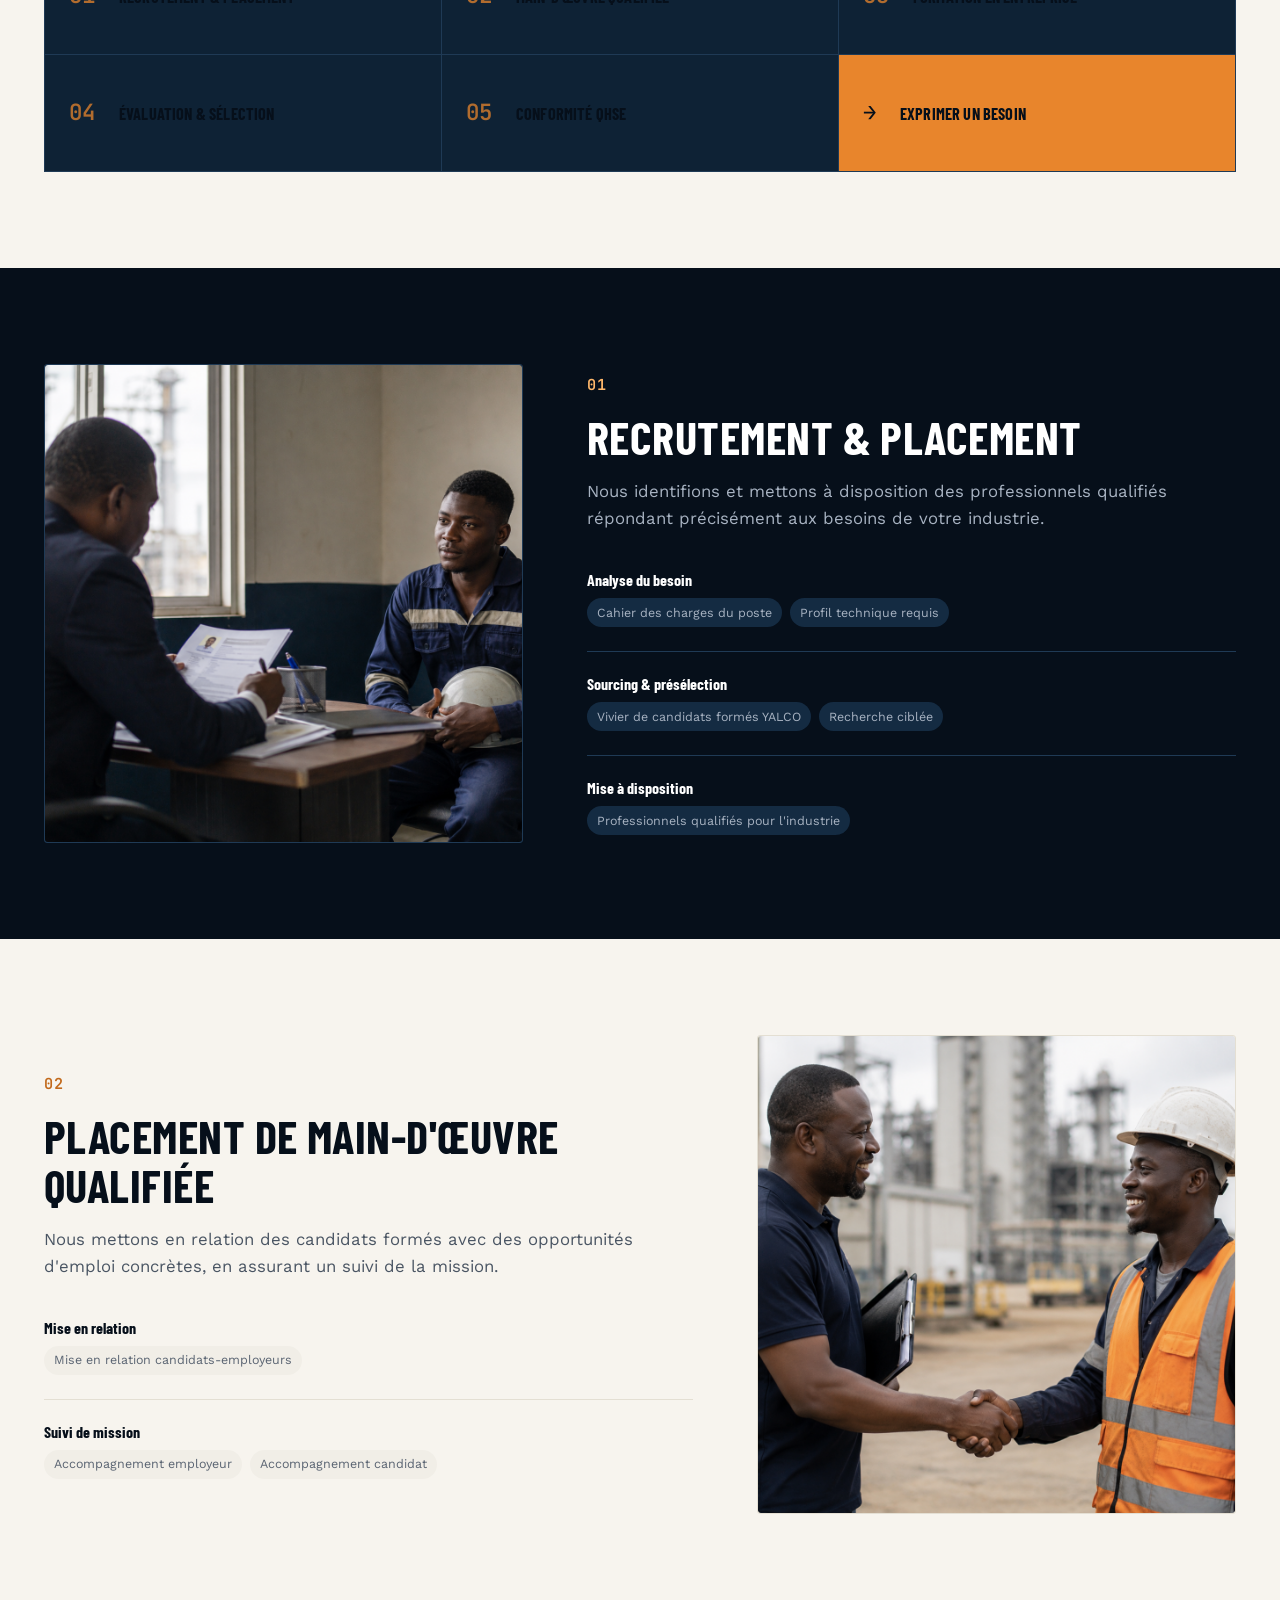
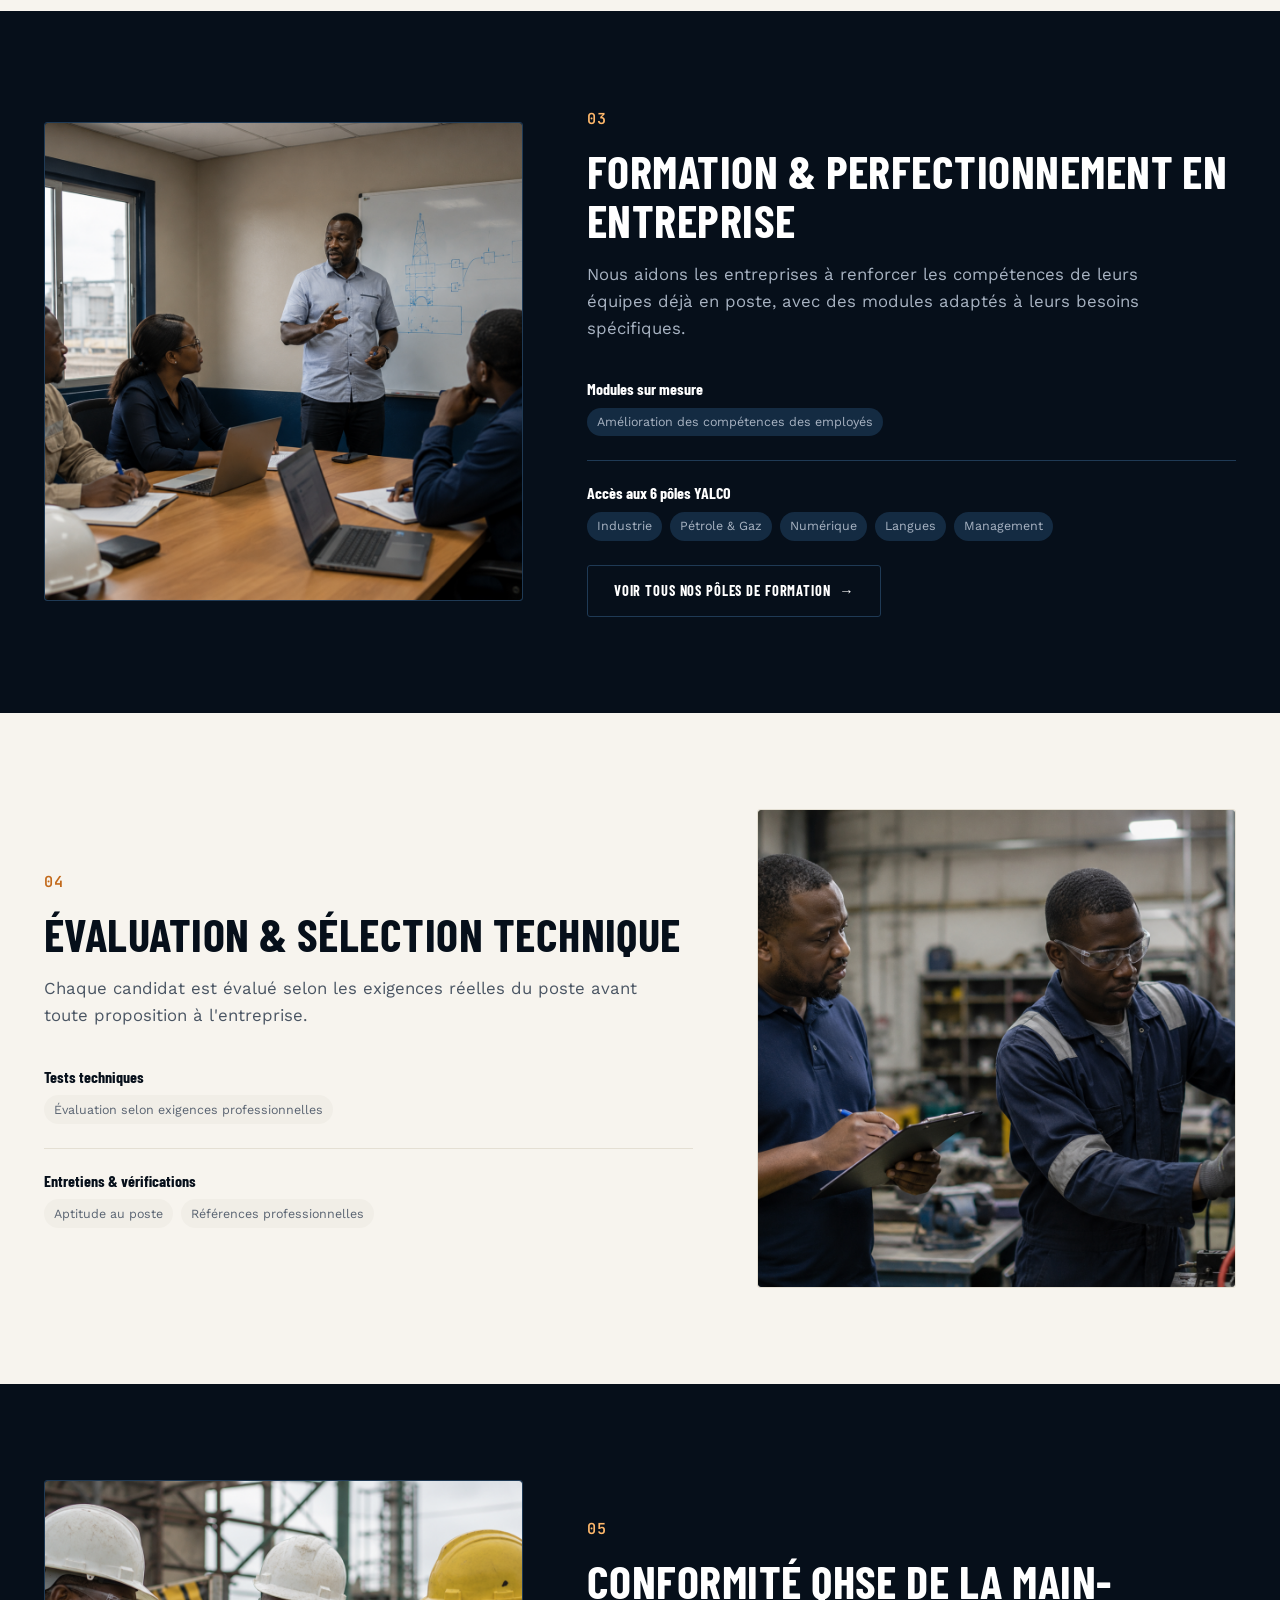
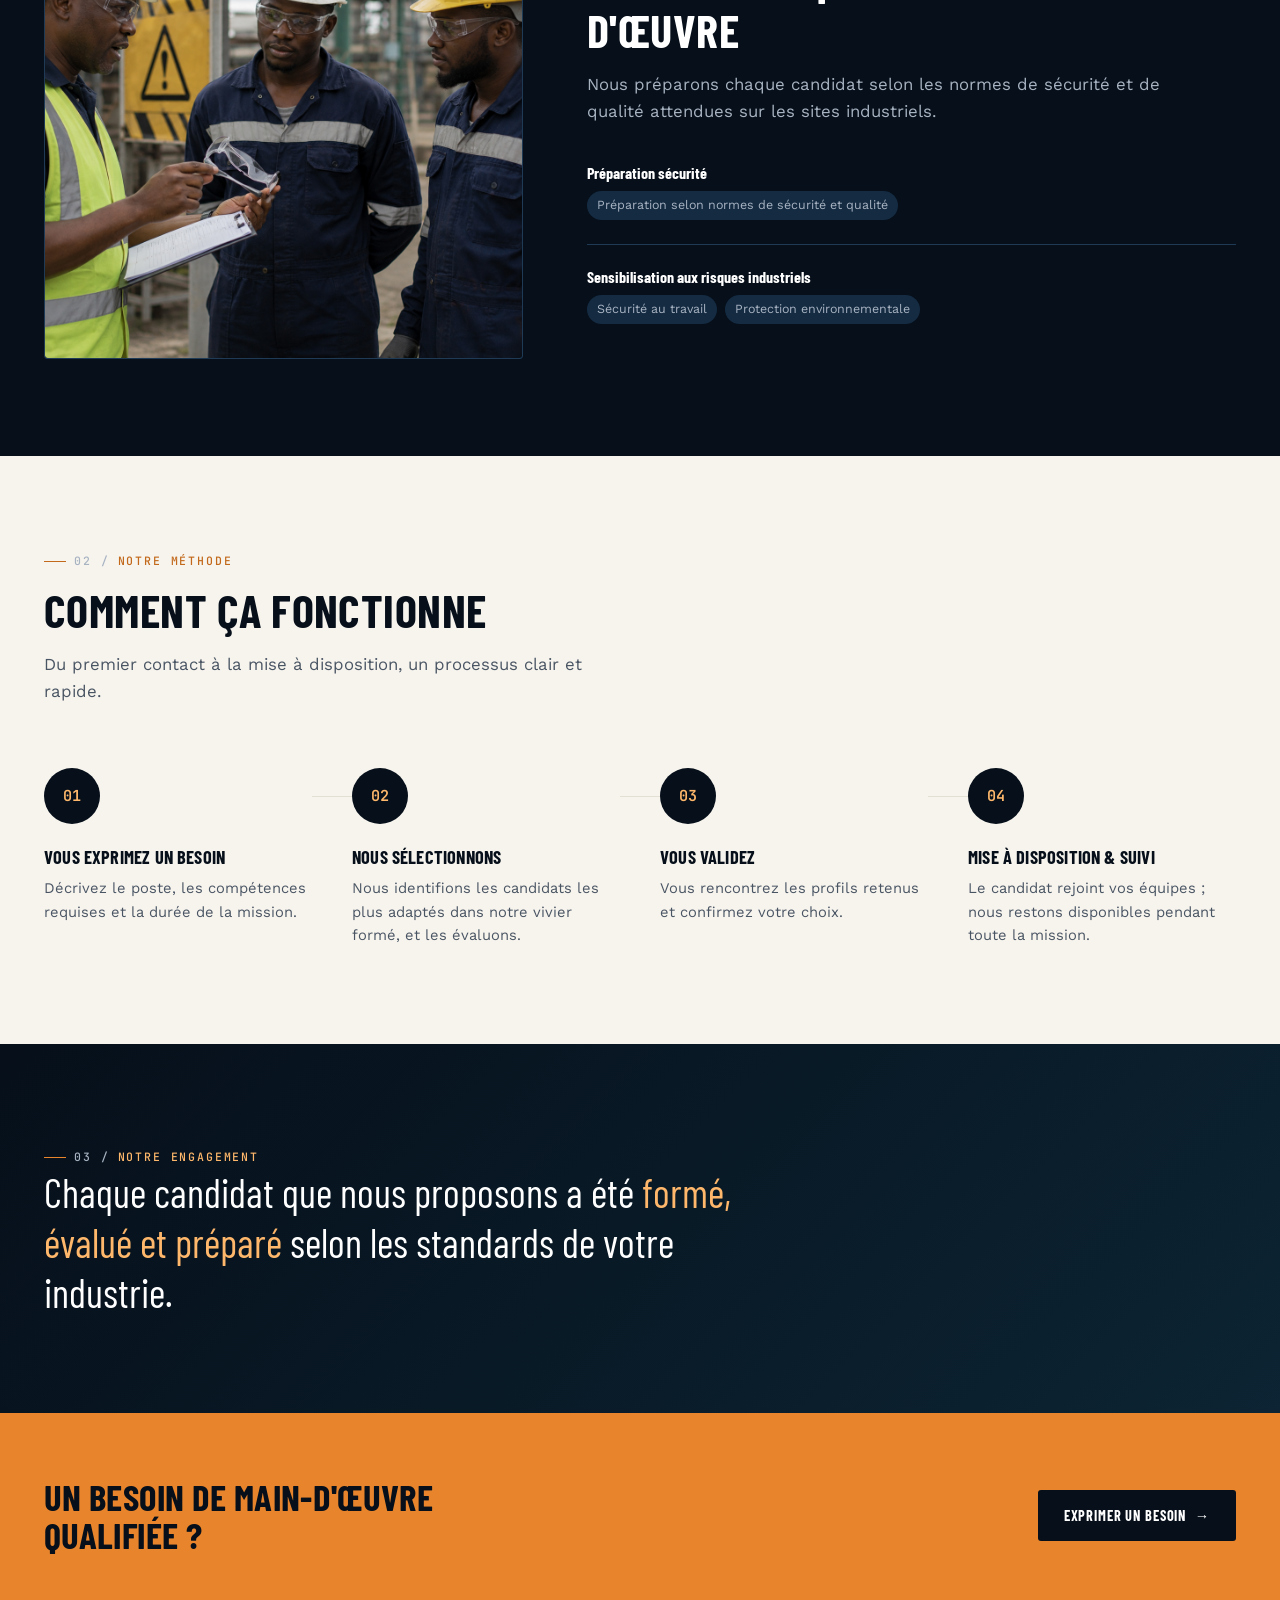
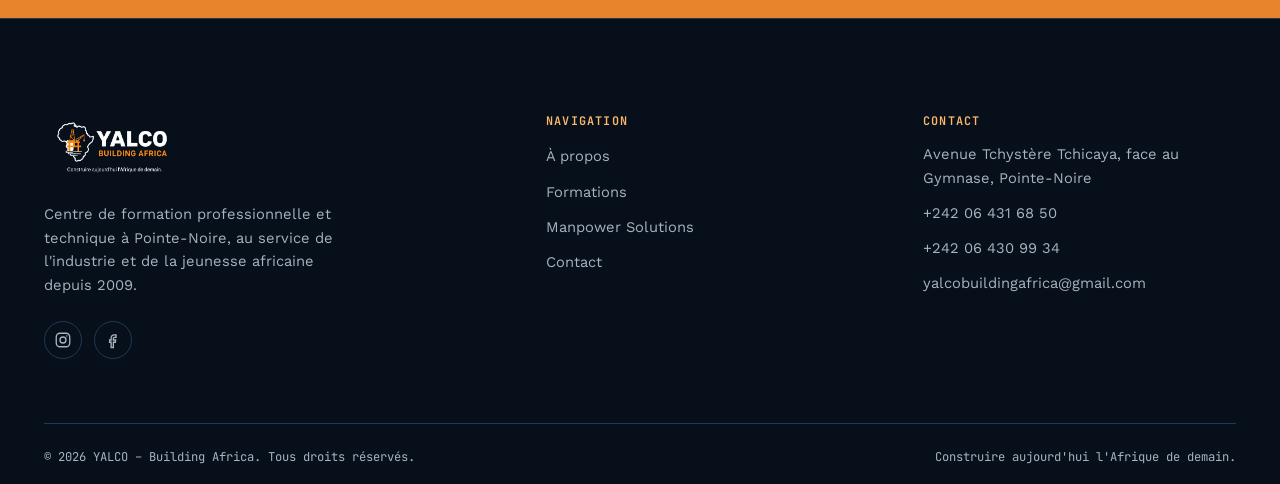
<file: manpower.html>
<!DOCTYPE html>
<html lang="fr">
<head>
<meta charset="UTF-8">
<meta name="viewport" content="width=device-width, initial-scale=1.0">
<title>Manpower Solutions | YALCO — Building Africa | Recrutement &amp; Mise à disposition de main-d'œuvre qualifiée Pointe-Noire</title>
<meta name="description" content="YALCO Manpower Solutions : recrutement, placement, formation en entreprise et conformité QHSE de la main-d'œuvre pour l'industrie pétrolière, gazière et le BTP à Pointe-Noire, Congo.">
<meta name="keywords" content="recrutement Pointe-Noire, main d'oeuvre qualifiée Congo, manpower solutions Congo, staffing pétrole gaz Congo, placement personnel technique Pointe-Noire, conformité QHSE main d'oeuvre">
<meta name="author" content="YALCO – Building Africa">
<meta name="robots" content="index, follow">
<link rel="canonical" href="https://www.yalco.org/manpower.html">

<meta property="og:type" content="website">
<meta property="og:title" content="Manpower Solutions | YALCO — Building Africa">
<meta property="og:description" content="Recrutement, placement et formation en entreprise : YALCO accompagne les entreprises industrielles dans leurs besoins en main-d'œuvre qualifiée à Pointe-Noire.">
<meta property="og:image" content="images/logo.png">
<meta property="og:locale" content="fr_FR">
<meta property="og:locale:alternate" content="en_US">
<meta property="og:url" content="https://www.yalco.org/manpower.html">

<link rel="alternate" hreflang="fr" href="https://www.yalco.org/manpower.html">
<link rel="alternate" hreflang="en" href="https://www.yalco.org/manpower.html">

<!-- Favicon standard -->
<link rel="icon" type="image/png" sizes="32x32" href="images/favicon.png">
<link rel="icon" type="image/png" sizes="16x16" href="images/favicon.png">

<!-- Apple Touch Icon (iPhone/iPad) -->
<link rel="apple-touch-icon" href="images/favicon.png">

<!-- Android/Chrome -->
<link rel="icon" type="image/png" sizes="192x192" href="images/favicon.png">
<link rel="icon" type="image/png" sizes="512x512" href="images/favicon.png">

<!-- Fallback pour anciens navigateurs -->
<link rel="shortcut icon" href="images/favicon.png">


<link rel="preconnect" href="https://fonts.googleapis.com">
<link rel="preconnect" href="https://fonts.gstatic.com" crossorigin>
<link href="https://fonts.googleapis.com/css2?family=Barlow+Condensed:wght@500;600;700;800&family=Work+Sans:wght@400;500;600;700&family=JetBrains+Mono:wght@400;500;600&display=swap" rel="stylesheet">
<link rel="stylesheet" href="style (4).css">

<script type="application/ld+json">
{
  "@context": "https://schema.org",
  "@type": "Service",
  "serviceType": "Workforce staffing and recruitment",
  "provider": {
    "@type": "EducationalOrganization",
    "name": "YALCO – Building Africa",
    "address": {
      "@type": "PostalAddress",
      "streetAddress": "Avenue Tchystère Tchicaya, face au Gymnase",
      "addressLocality": "Pointe-Noire",
      "addressCountry": "CG"
    },
    "sameAs": [
      "https://www.instagram.com/yalco_buildingafrica/",
      "https://www.facebook.com/profile.php?id=100065642252813"
    ]
  },
  "areaServed": "Congo",
  "name": "Manpower Solutions"
}
</script>
</head>
<body>

<header class="site-header">
  <div class="container nav-wrap">
    <a href="index.html" class="nav-logo" aria-label="YALCO — Building Africa, accueil">
      <img src="images/logo.png" alt="Logo YALCO Building Africa" width="56" height="27">
    </a>

    <nav class="nav-links" aria-label="Navigation principale">
      <a href="index.html" data-lang="fr">Accueil</a>
      <a href="index.html" data-lang="en">Home</a>
      <a href="about.html" data-lang="fr">À propos</a>
      <a href="about.html" data-lang="en">About</a>
      <a href="formations.html" data-lang="fr">Formations</a>
      <a href="formations.html" data-lang="en">Training</a>
      <a href="manpower.html" class="active" data-lang="fr">Manpower</a>
      <a href="manpower.html" class="active" data-lang="en">Manpower</a>
      <a href="contact.html" data-lang="fr">Contact</a>
      <a href="contact.html" data-lang="en">Contact</a>
    </nav>

    <div class="nav-actions">
      <div class="lang-switch" role="group" aria-label="Choix de la langue">
        <button type="button" data-setlang="fr" class="active">FR</button>
        <button type="button" data-setlang="en">EN</button>
      </div>
      <a href="contact.html" class="btn btn-primary nav-cta">
        <span data-lang="fr">Nous contacter</span>
        <span data-lang="en">Contact us</span>
      </a>
      <button class="nav-toggle" aria-label="Ouvrir le menu" aria-expanded="false">
        <span></span><span></span><span></span>
      </button>
    </div>
  </div>
</header>

<div class="menu-backdrop"></div>
<nav class="mobile-menu" aria-label="Menu mobile">
  <a href="index.html" data-lang="fr">Accueil</a>
  <a href="index.html" data-lang="en">Home</a>
  <a href="about.html" data-lang="fr">À propos</a>
  <a href="about.html" data-lang="en">About</a>
  <a href="formations.html" data-lang="fr">Formations</a>
  <a href="formations.html" data-lang="en">Training</a>
  <a href="manpower.html" data-lang="fr">Manpower Solutions</a>
  <a href="manpower.html" data-lang="en">Manpower Solutions</a>
  <a href="contact.html" data-lang="fr">Contact</a>
  <a href="contact.html" data-lang="en">Contact</a>
  <a href="contact.html" class="btn btn-primary">
    <span data-lang="fr">Nous contacter</span>
    <span data-lang="en">Contact us</span>
  </a>
</nav>

<!-- ============================================================ PAGE HERO ============================================================ -->
<section class="page-hero">
  <div class="page-hero-bg" aria-hidden="true"></div>
  <div class="container">
    <span class="eyebrow reveal">
      <span class="eyebrow-num" data-lang="fr">Manpower Solutions /</span>
      <span class="eyebrow-num" data-lang="en">Manpower Solutions /</span>
      <span data-lang="fr">Pour les entreprises</span>
      <span data-lang="en">For companies</span>
    </span>
    <h1 class="page-hero-title reveal">
      <span data-lang="fr">La main-d'œuvre <span class="line-accent">qualifiée, prête à l'emploi</span></span>
      <span data-lang="en">Skilled workforce, <span class="line-accent">ready to deploy</span></span>
    </h1>
    <p class="page-hero-subtitle reveal">
      <span data-lang="fr">YALCO forme et place des professionnels qualifiés pour l'industrie pétrolière, gazière et le BTP. Un vivier de talents déjà formés à nos standards, prêts à rejoindre vos équipes.</span>
      <span data-lang="en">YALCO trains and places qualified professionals for the oil, gas, and construction industries. A pool of talent already trained to our standards, ready to join your teams.</span>
    </p>
    <div class="hero-actions reveal" style="margin-top: var(--s-3);">
      <a href="contact.html" class="btn btn-primary">
        <span data-lang="fr">Exprimer un besoin</span><span data-lang="en">Submit a request</span>
        <span class="btn-arrow">→</span>
      </a>
      <a href="#services" class="btn btn-ghost">
        <span data-lang="fr">Voir nos services</span><span data-lang="en">See our services</span>
      </a>
    </div>
  </div>
</section>

<!-- ============================================================ WHY MANPOWER — pitch band ============================================================ -->
<section class="section">
  <div class="container">
    <div class="why-grid">
      <div class="reveal">
        <span class="eyebrow"><span class="eyebrow-num">00 /</span> <span data-lang="fr">Notre différence</span><span data-lang="en">Our difference</span></span>
        <h2 class="section-title">
          <span data-lang="fr">Pas juste du recrutement.<br>Une main-d'œuvre déjà formée.</span>
          <span data-lang="en">Not just recruitment.<br>A workforce already trained.</span>
        </h2>
        <p class="section-lede">
          <span data-lang="fr">Contrairement à une agence de placement classique, YALCO forme ses candidats avant de les proposer. Nos six pôles de formation — industrie, pétrole &amp; gaz, ingénierie, langues, management — alimentent directement notre vivier de main-d'œuvre qualifiée.</span>
          <span data-lang="en">Unlike a standard staffing agency, YALCO trains its candidates before placing them. Our six training divisions — industry, oil &amp; gas, engineering, languages, management — directly feed our pool of qualified workforce.</span>
        </p>
      </div>

      <ul class="why-list reveal-stagger">
        <li><span class="why-check">✓</span><span data-lang="fr">Candidats pré-formés à nos standards QHSE</span><span data-lang="en">Candidates pre-trained to our QHSE standards</span></li>
        <li><span class="why-check">✓</span><span data-lang="fr">Mise en relation rapide, vivier déjà constitué</span><span data-lang="en">Fast matching, already-built talent pool</span></li>
        <li><span class="why-check">✓</span><span data-lang="fr">Évaluation technique avant tout placement</span><span data-lang="en">Technical assessment before any placement</span></li>
        <li><span class="why-check">✓</span><span data-lang="fr">Formation continue possible pendant la mission</span><span data-lang="en">Ongoing training available during assignment</span></li>
        <li><span class="why-check">✓</span><span data-lang="fr">Ancrage local à Pointe-Noire depuis 2009</span><span data-lang="en">Local presence in Pointe-Noire since 2009</span></li>
        <li><span class="why-check">✓</span><span data-lang="fr">Secteurs couverts : pétrole, gaz, BTP, industrie</span><span data-lang="en">Sectors covered: oil, gas, construction, industry</span></li>
      </ul>
    </div>
  </div>
</section>

<!-- ============================================================ SERVICES OVERVIEW (quick nav) ============================================================ -->
<section class="section section-light" id="services">
  <div class="container">
    <div class="section-head reveal">
      <span class="eyebrow"><span class="eyebrow-num">01 /</span> <span data-lang="fr">Nos services</span><span data-lang="en">Our services</span></span>
      <h2 class="section-title">
        <span data-lang="fr">Cinq services, une seule équipe</span>
        <span data-lang="en">Five services, one team</span>
      </h2>
    </div>

    <div class="overview-grid reveal-stagger">
      <a href="#srv-01" class="overview-card">
        <span class="overview-num">01</span>
        <h3 data-lang="fr">Recrutement &amp; Placement</h3><h3 data-lang="en">Recruitment &amp; Staffing</h3>
      </a>
      <a href="#srv-02" class="overview-card">
        <span class="overview-num">02</span>
        <h3 data-lang="fr">Main-d'œuvre qualifiée</h3><h3 data-lang="en">Skilled Workforce Placement</h3>
      </a>
      <a href="#srv-03" class="overview-card">
        <span class="overview-num">03</span>
        <h3 data-lang="fr">Formation en entreprise</h3><h3 data-lang="en">Workforce Training &amp; Upskilling</h3>
      </a>
      <a href="#srv-04" class="overview-card">
        <span class="overview-num">04</span>
        <h3 data-lang="fr">Évaluation &amp; sélection</h3><h3 data-lang="en">Technical Screening</h3>
      </a>
      <a href="#srv-05" class="overview-card">
        <span class="overview-num">05</span>
        <h3 data-lang="fr">Conformité QHSE</h3><h3 data-lang="en">QHSE Compliance</h3>
      </a>
      <a href="contact.html" class="overview-card overview-card-closing">
        <span class="overview-num">→</span>
        <h3 data-lang="fr">Exprimer un besoin</h3><h3 data-lang="en">Submit a request</h3>
      </a>
    </div>
  </div>
</section>

<!-- ============================================================ SERVICE 01 — Recruitment & Staffing ============================================================ -->
<section class="section division-section" id="srv-01">
  <div class="container">
    <div class="division-detail">
      <div class="division-photo reveal">
        <div class="photo-slot-square">
          <img src="images/manpower-01-recrutement.png" alt="Recrutement et placement YALCO Manpower Solutions" class="photo-slot-img" onerror="this.style.display='none'; this.nextElementSibling.style.display='flex';">
          <div class="photo-slot-fallback">
            <span class="photo-slot-hint">images/manpower-01-recrutement.jpg</span>
          </div>
        </div>
      </div>
      <div class="reveal">
        <span class="division-detail-num">01</span>
        <h2 class="section-title">
          <span data-lang="fr">Recrutement &amp; Placement</span>
          <span data-lang="en">Recruitment &amp; Staffing</span>
        </h2>
        <p class="section-lede">
          <span data-lang="fr">Nous identifions et mettons à disposition des professionnels qualifiés répondant précisément aux besoins de votre industrie.</span>
          <span data-lang="en">We identify and provide qualified professionals that precisely match the needs of your industry.</span>
        </p>
        <div class="program-list">
          <div class="program-item">
            <h4 data-lang="fr">Analyse du besoin</h4><h4 data-lang="en">Needs Analysis</h4>
            <div class="program-tags">
              <span data-lang="fr">Cahier des charges du poste</span><span data-lang="fr">Profil technique requis</span>
              <span data-lang="en">Job specification</span><span data-lang="en">Required technical profile</span>
            </div>
          </div>
          <div class="program-item">
            <h4 data-lang="fr">Sourcing &amp; présélection</h4><h4 data-lang="en">Sourcing &amp; Pre-selection</h4>
            <div class="program-tags">
              <span data-lang="fr">Vivier de candidats formés YALCO</span><span data-lang="fr">Recherche ciblée</span>
              <span data-lang="en">YALCO-trained candidate pool</span><span data-lang="en">Targeted search</span>
            </div>
          </div>
          <div class="program-item">
            <h4 data-lang="fr">Mise à disposition</h4><h4 data-lang="en">Deployment</h4>
            <div class="program-tags">
              <span data-lang="fr">Professionnels qualifiés pour l'industrie</span>
              <span data-lang="en">Qualified professionals for industry needs</span>
            </div>
          </div>
        </div>
      </div>
    </div>
  </div>
</section>

<!-- ============================================================ SERVICE 02 — Skilled Workforce Placement ============================================================ -->
<section class="section section-light division-section" id="srv-02">
  <div class="container">
    <div class="division-detail reverse">
      <div class="division-photo reveal">
        <div class="photo-slot-square photo-slot-light">
          <img src="images/manpower-02-placement.png" alt="Placement de main-d'œuvre qualifiée YALCO Manpower Solutions" class="photo-slot-img" onerror="this.style.display='none'; this.nextElementSibling.style.display='flex';">
          <div class="photo-slot-fallback">
            <span class="photo-slot-hint">images/manpower-02-placement.jpg</span>
          </div>
        </div>
      </div>
      <div class="reveal">
        <span class="division-detail-num">02</span>
        <h2 class="section-title">
          <span data-lang="fr">Placement de main-d'œuvre qualifiée</span>
          <span data-lang="en">Skilled Workforce Placement</span>
        </h2>
        <p class="section-lede">
          <span data-lang="fr">Nous mettons en relation des candidats formés avec des opportunités d'emploi concrètes, en assurant un suivi de la mission.</span>
          <span data-lang="en">We connect trained candidates with concrete employment opportunities, with follow-up throughout the assignment.</span>
        </p>
        <div class="program-list">
          <div class="program-item">
            <h4 data-lang="fr">Mise en relation</h4><h4 data-lang="en">Matching</h4>
            <div class="program-tags">
              <span data-lang="fr">Mise en relation candidats-employeurs</span>
              <span data-lang="en">Connecting trained candidates with employment opportunities</span>
            </div>
          </div>
          <div class="program-item">
            <h4 data-lang="fr">Suivi de mission</h4><h4 data-lang="en">Assignment Follow-up</h4>
            <div class="program-tags">
              <span data-lang="fr">Accompagnement employeur</span><span data-lang="fr">Accompagnement candidat</span>
              <span data-lang="en">Employer support</span><span data-lang="en">Candidate support</span>
            </div>
          </div>
        </div>
      </div>
    </div>
  </div>
</section>

<!-- ============================================================ SERVICE 03 — Workforce Training & Upskilling ============================================================ -->
<section class="section division-section" id="srv-03">
  <div class="container">
    <div class="division-detail">
      <div class="division-photo reveal">
        <div class="photo-slot-square">
          <img src="images/manpower-03-formation.png" alt="Formation et perfectionnement en entreprise YALCO Manpower Solutions" class="photo-slot-img" onerror="this.style.display='none'; this.nextElementSibling.style.display='flex';">
          <div class="photo-slot-fallback">
            <span class="photo-slot-hint">images/manpower-03-formation.jpg</span>
          </div>
        </div>
      </div>
      <div class="reveal">
        <span class="division-detail-num">03</span>
        <h2 class="section-title">
          <span data-lang="fr">Formation &amp; perfectionnement en entreprise</span>
          <span data-lang="en">Workforce Training &amp; Upskilling</span>
        </h2>
        <p class="section-lede">
          <span data-lang="fr">Nous aidons les entreprises à renforcer les compétences de leurs équipes déjà en poste, avec des modules adaptés à leurs besoins spécifiques.</span>
          <span data-lang="en">We help companies improve the competencies of their existing employees, with modules tailored to their specific needs.</span>
        </p>
        <div class="program-list">
          <div class="program-item">
            <h4 data-lang="fr">Modules sur mesure</h4><h4 data-lang="en">Custom Modules</h4>
            <div class="program-tags">
              <span data-lang="fr">Amélioration des compétences des employés</span>
              <span data-lang="en">Helping companies improve employee competencies</span>
            </div>
          </div>
          <div class="program-item">
            <h4 data-lang="fr">Accès aux 6 pôles YALCO</h4><h4 data-lang="en">Access to All 6 YALCO Divisions</h4>
            <div class="program-tags">
              <span data-lang="fr">Industrie</span><span data-lang="fr">Pétrole &amp; Gaz</span><span data-lang="fr">Numérique</span><span data-lang="fr">Langues</span><span data-lang="fr">Management</span>
              <span data-lang="en">Industry</span><span data-lang="en">Oil &amp; Gas</span><span data-lang="en">Digital</span><span data-lang="en">Languages</span><span data-lang="en">Management</span>
            </div>
          </div>
        </div>
        <a href="formations.html" class="btn btn-ghost" style="margin-top: var(--s-3);">
          <span data-lang="fr">Voir tous nos pôles de formation</span><span data-lang="en">See all our training divisions</span>
          <span class="btn-arrow">→</span>
        </a>
      </div>
    </div>
  </div>
</section>

<!-- ============================================================ SERVICE 04 — Technical Screening & Assessment ============================================================ -->
<section class="section section-light division-section" id="srv-04">
  <div class="container">
    <div class="division-detail reverse">
      <div class="division-photo reveal">
        <div class="photo-slot-square photo-slot-light">
          <img src="images/manpower-04-evaluation.png" alt="Évaluation et sélection technique YALCO Manpower Solutions" class="photo-slot-img" onerror="this.style.display='none'; this.nextElementSibling.style.display='flex';">
          <div class="photo-slot-fallback">
            <span class="photo-slot-hint">images/manpower-04-evaluation.jpg</span>
          </div>
        </div>
      </div>
      <div class="reveal">
        <span class="division-detail-num">04</span>
        <h2 class="section-title">
          <span data-lang="fr">Évaluation &amp; sélection technique</span>
          <span data-lang="en">Technical Screening &amp; Assessment</span>
        </h2>
        <p class="section-lede">
          <span data-lang="fr">Chaque candidat est évalué selon les exigences réelles du poste avant toute proposition à l'entreprise.</span>
          <span data-lang="en">Every candidate is evaluated against the actual job requirements before being proposed to the company.</span>
        </p>
        <div class="program-list">
          <div class="program-item">
            <h4 data-lang="fr">Tests techniques</h4><h4 data-lang="en">Technical Testing</h4>
            <div class="program-tags">
              <span data-lang="fr">Évaluation selon exigences professionnelles</span>
              <span data-lang="en">Evaluating candidates according to professional requirements</span>
            </div>
          </div>
          <div class="program-item">
            <h4 data-lang="fr">Entretiens &amp; vérifications</h4><h4 data-lang="en">Interviews &amp; Background Checks</h4>
            <div class="program-tags">
              <span data-lang="fr">Aptitude au poste</span><span data-lang="fr">Références professionnelles</span>
              <span data-lang="en">Job fitness</span><span data-lang="en">Professional references</span>
            </div>
          </div>
        </div>
      </div>
    </div>
  </div>
</section>

<!-- ============================================================ SERVICE 05 — QHSE-Compliant Workforce Support ============================================================ -->
<section class="section division-section" id="srv-05">
  <div class="container">
    <div class="division-detail">
      <div class="division-photo reveal">
        <div class="photo-slot-square">
          <img src="images/manpower-05-qhse.png" alt="Conformité QHSE de la main-d'œuvre YALCO Manpower Solutions" class="photo-slot-img" onerror="this.style.display='none'; this.nextElementSibling.style.display='flex';">
          <div class="photo-slot-fallback">
            <span class="photo-slot-hint">images/manpower-05-qhse.jpg</span>
          </div>
        </div>
      </div>
      <div class="reveal">
        <span class="division-detail-num">05</span>
        <h2 class="section-title">
          <span data-lang="fr">Conformité QHSE de la main-d'œuvre</span>
          <span data-lang="en">QHSE-Compliant Workforce Support</span>
        </h2>
        <p class="section-lede">
          <span data-lang="fr">Nous préparons chaque candidat selon les normes de sécurité et de qualité attendues sur les sites industriels.</span>
          <span data-lang="en">We prepare every candidate according to the safety and quality standards expected on industrial sites.</span>
        </p>
        <div class="program-list">
          <div class="program-item">
            <h4 data-lang="fr">Préparation sécurité</h4><h4 data-lang="en">Safety Preparation</h4>
            <div class="program-tags">
              <span data-lang="fr">Préparation selon normes de sécurité et qualité</span>
              <span data-lang="en">Ensuring workforce readiness per safety and quality standards</span>
            </div>
          </div>
          <div class="program-item">
            <h4 data-lang="fr">Sensibilisation aux risques industriels</h4><h4 data-lang="en">Industrial Risk Awareness</h4>
            <div class="program-tags">
              <span data-lang="fr">Sécurité au travail</span><span data-lang="fr">Protection environnementale</span>
              <span data-lang="en">Workplace safety</span><span data-lang="en">Environmental protection</span>
            </div>
          </div>
        </div>
      </div>
    </div>
  </div>
</section>

<!-- ============================================================ HOW IT WORKS — process steps ============================================================ -->
<section class="section section-light">
  <div class="container">
    <div class="section-head reveal">
      <span class="eyebrow"><span class="eyebrow-num">02 /</span> <span data-lang="fr">Notre méthode</span><span data-lang="en">Our process</span></span>
      <h2 class="section-title">
        <span data-lang="fr">Comment ça fonctionne</span>
        <span data-lang="en">How it works</span>
      </h2>
      <p class="section-lede">
        <span data-lang="fr">Du premier contact à la mise à disposition, un processus clair et rapide.</span>
        <span data-lang="en">From first contact to deployment, a clear and fast process.</span>
      </p>
    </div>

    <div class="pillars-timeline pillars-timeline-4 reveal-stagger">
      <div class="pillar-step">
        <span class="pillar-step-num">01</span>
        <h3 data-lang="fr">Vous exprimez un besoin</h3><h3 data-lang="en">You submit a request</h3>
        <p data-lang="fr">Décrivez le poste, les compétences requises et la durée de la mission.</p>
        <p data-lang="en">Describe the role, required skills, and assignment duration.</p>
      </div>
      <div class="pillar-step">
        <span class="pillar-step-num">02</span>
        <h3 data-lang="fr">Nous sélectionnons</h3><h3 data-lang="en">We select</h3>
        <p data-lang="fr">Nous identifions les candidats les plus adaptés dans notre vivier formé, et les évaluons.</p>
        <p data-lang="en">We identify the best-matching candidates from our trained pool, and assess them.</p>
      </div>
      <div class="pillar-step">
        <span class="pillar-step-num">03</span>
        <h3 data-lang="fr">Vous validez</h3><h3 data-lang="en">You validate</h3>
        <p data-lang="fr">Vous rencontrez les profils retenus et confirmez votre choix.</p>
        <p data-lang="en">You meet the shortlisted profiles and confirm your choice.</p>
      </div>
      <div class="pillar-step">
        <span class="pillar-step-num">04</span>
        <h3 data-lang="fr">Mise à disposition &amp; suivi</h3><h3 data-lang="en">Deployment &amp; follow-up</h3>
        <p data-lang="fr">Le candidat rejoint vos équipes ; nous restons disponibles pendant toute la mission.</p>
        <p data-lang="en">The candidate joins your team; we remain available throughout the assignment.</p>
      </div>
    </div>
  </div>
</section>

<!-- ============================================================ COMMITMENT BAND ============================================================ -->
<section class="commitment">
  <div class="container">
    <span class="eyebrow reveal"><span class="eyebrow-num">03 /</span> <span data-lang="fr">Notre engagement</span><span data-lang="en">Our commitment</span></span>
    <p class="commitment-quote reveal">
      <span data-lang="fr">Chaque candidat que nous proposons a été <span class="accent">formé, évalué et préparé</span> selon les standards de votre industrie.</span>
      <span data-lang="en">Every candidate we propose has been <span class="accent">trained, assessed, and prepared</span> to your industry's standards.</span>
    </p>
  </div>
</section>

<!-- ============================================================ CTA BAND ============================================================ -->
<section class="cta-band">
  <div class="container cta-band-inner">
    <h2>
      <span data-lang="fr">Un besoin de main-d'œuvre qualifiée ?</span>
      <span data-lang="en">Need qualified workforce?</span>
    </h2>
    <a href="contact.html" class="btn btn-primary">
      <span data-lang="fr">Exprimer un besoin</span><span data-lang="en">Submit a request</span>
      <span class="btn-arrow">→</span>
    </a>
  </div>
</section>

<footer class="site-footer">
  <div class="container">
    <div class="footer-grid">
      <div class="footer-about">
        <div class="footer-logo">
          <img src="images/logo.png" alt="Logo YALCO Building Africa" width="64" height="31">
        </div>
        <p data-lang="fr">Centre de formation professionnelle et technique à Pointe-Noire, au service de l'industrie et de la jeunesse africaine depuis 2009.</p>
        <p data-lang="en">Professional and technical training institute in Pointe-Noire, serving industry and African youth since 2009.</p>

        <div class="footer-social" aria-label="Réseaux sociaux YALCO">
          <a href="https://www.instagram.com/yalco_buildingafrica/" class="footer-social-link" aria-label="YALCO sur Instagram" target="_blank" rel="noopener noreferrer">
            <svg viewBox="0 0 24 24" fill="none" stroke="currentColor" stroke-width="1.8" aria-hidden="true">
              <rect x="3" y="3" width="18" height="18" rx="5"/>
              <circle cx="12" cy="12" r="4"/>
              <circle cx="17.2" cy="6.8" r="1" fill="currentColor" stroke="none"/>
            </svg>
          </a>
          <a href="https://www.facebook.com/profile.php?id=100065642252813" class="footer-social-link" aria-label="YALCO sur Facebook" target="_blank" rel="noopener noreferrer">
            <svg viewBox="0 0 24 24" fill="none" stroke="currentColor" stroke-width="1.8" aria-hidden="true">
              <path d="M16 8.5h-2.2c-.7 0-1.3.6-1.3 1.3V12h3l-.4 3h-2.6v7h-3v-7H7.5v-3h2V9.5C9.5 7 11.3 5.2 13.7 5.2H16v3.3Z"/>
            </svg>
          </a>
        </div>
      </div>
      <div class="footer-col">
        <h4 data-lang="fr">Navigation</h4><h4 data-lang="en">Navigation</h4>
        <ul>
          <li><a href="about.html" data-lang="fr">À propos</a><a href="about.html" data-lang="en">About</a></li>
          <li><a href="formations.html" data-lang="fr">Formations</a><a href="formations.html" data-lang="en">Training</a></li>
          <li><a href="manpower.html" data-lang="fr">Manpower Solutions</a><a href="manpower.html" data-lang="en">Manpower Solutions</a></li>
          <li><a href="contact.html" data-lang="fr">Contact</a><a href="contact.html" data-lang="en">Contact</a></li>
        </ul>
      </div>
      <div class="footer-col">
        <h4 data-lang="fr">Contact</h4><h4 data-lang="en">Contact</h4>
        <ul>
          <li><p data-lang="fr">Avenue Tchystère Tchicaya, face au Gymnase, Pointe-Noire</p><p data-lang="en">Tchystère Tchicaya Avenue, opposite the Gymnasium, Pointe-Noire</p></li>
          <li><a href="tel:+24206431685">+242 06 431 68 50</a></li>
          <li><a href="tel:+24206430934">+242 06 430 99 34</a></li>
          <li><a href="mailto:yalcobuildingafrica@gmail.com">yalcobuildingafrica@gmail.com</a></li>
        </ul>
      </div>
    </div>
    <div class="footer-bottom">
      <span data-lang="fr">© 2026 YALCO – Building Africa. Tous droits réservés.</span>
      <span data-lang="en">© 2026 YALCO – Building Africa. All rights reserved.</span>
      <span data-lang="fr">Construire aujourd'hui l'Afrique de demain.</span>
      <span data-lang="en">Building today the Africa of tomorrow.</span>
    </div>
  </div>
</footer>

<script src="main.js"></script>
</body>
</html>
</file>
<file: style (1).css>
/* ============================================================
   YALCO — BUILDING AFRICA — Landing Page
   Design system v2
   ============================================================ */

:root {
  /* --- Couleurs --- */
  --ink: #060F1A;            /* fond principal, quasi noir-bleu */
  --surface: #0E2235;        /* surfaces élevées : cartes, header */
  --surface-2: #142B42;      /* surfaces encore au-dessus */
  --line: #1F3A55;           /* bordures, séparateurs */
  --orange: #E8852C;         /* signature de marque */
  --orange-bright: #FFB86B;  /* accent lumineux, hover */
  --orange-deep: #C2691B;    /* pressed */
  --azure: #5C9EAD;          /* bleu pétrole, usage très restreint */
  --cream: #F7F4EE;          /* texte clair chaud */
  --cream-dim: #A8B3C2;      /* texte secondaire sur fond sombre */
  --white: #FFFFFF;

  /* --- Typo --- */
  --font-display: 'Barlow Condensed', sans-serif;
  --font-body: 'Work Sans', sans-serif;
  --font-mono: 'JetBrains Mono', monospace;

  /* --- Échelle --- */
  --s-1: 0.5rem;
  --s-2: 1rem;
  --s-3: 1.5rem;
  --s-4: 2.5rem;
  --s-5: 4rem;
  --s-6: 6rem;
  --s-7: 9rem;

  --max-w: 1240px;
  --radius: 3px;
}

* { margin: 0; padding: 0; box-sizing: border-box; }
html { scroll-behavior: smooth; }

@media (prefers-reduced-motion: reduce) {
  html { scroll-behavior: auto; }
  * { animation-duration: 0.01ms !important; animation-iteration-count: 1 !important; transition-duration: 0.01ms !important; }
}

body {
  font-family: var(--font-body);
  background: var(--ink);
  color: var(--cream);
  line-height: 1.6;
  font-size: 16px;
  overflow-x: hidden;
}

img { max-width: 100%; display: block; }
a { color: inherit; text-decoration: none; }
ul { list-style: none; }
button { font-family: inherit; cursor: pointer; border: none; background: none; }
:focus-visible { outline: 2px solid var(--orange-bright); outline-offset: 3px; }

.container {
  width: 100%;
  max-width: var(--max-w);
  margin-left: auto;
  margin-right: auto;
  padding-left: var(--s-3);
  padding-right: var(--s-3);
}

/* ============================================================
   Typographie
   ============================================================ */

h1, h2, h3, h4 {
  font-family: var(--font-display);
  font-weight: 700;
  text-transform: uppercase;
  letter-spacing: 0.01em;
  line-height: 1.05;
  color: var(--white);
}

.eyebrow {
  display: inline-flex;
  align-items: center;
  gap: 0.7em;
  font-family: var(--font-mono);
  font-weight: 500;
  text-transform: uppercase;
  letter-spacing: 0.16em;
  font-size: 0.72rem;
  color: var(--orange-bright);
}

.eyebrow::before {
  content: '';
  width: 22px;
  height: 1px;
  background: var(--orange);
  display: inline-block;
}

.eyebrow-num {
  font-family: var(--font-mono);
  color: var(--cream-dim);
}

p { color: var(--cream-dim); }

.section-title {
  font-size: clamp(1.9rem, 4vw, 2.9rem);
  margin-top: var(--s-2);
  margin-bottom: var(--s-2);
}

.section-lede {
  max-width: 600px;
  font-size: 1.05rem;
  color: var(--cream-dim);
}

/* ============================================================
   Boutons
   ============================================================ */

.btn {
  display: inline-flex;
  align-items: center;
  gap: 0.6em;
  font-family: var(--font-display);
  font-weight: 700;
  text-transform: uppercase;
  letter-spacing: 0.06em;
  font-size: 0.9rem;
  padding: 0.95em 1.8em;
  border-radius: var(--radius);
  transition: transform 0.25s cubic-bezier(.2,.8,.2,1), box-shadow 0.25s ease, background 0.2s ease, color 0.2s ease, border-color .2s ease;
}

.btn-primary { background: var(--orange); color: var(--ink); }
.btn-primary:hover { background: var(--orange-bright); transform: translateY(-2px); box-shadow: 0 14px 28px -10px rgba(232,133,44,.45); }

.btn-ghost { background: transparent; color: var(--white); border: 1px solid var(--line); }
.btn-ghost:hover { border-color: var(--orange-bright); color: var(--orange-bright); }

.btn-arrow { transition: transform 0.25s ease; display: inline-block; }
.btn:hover .btn-arrow { transform: translateX(4px); }

/* ============================================================
   Header
   ============================================================ */

.site-header {
  position: fixed;
  top: 0; left: 0; right: 0;
  z-index: 100;
  background: rgba(6,15,26,0.82);
  backdrop-filter: blur(12px);
  border-bottom: 1px solid rgba(255,255,255,0.06);
}

.nav-wrap {
  display: flex;
  align-items: center;
  justify-content: space-between;
  padding-top: 0.85rem;
  padding-bottom: 0.85rem;
}

.nav-logo { display: flex; align-items: center; gap: 0.6rem; flex-shrink: 0; }
.nav-logo img { height: 48px; width: auto; max-width: 220px; }

@media (min-width: 600px) {
  .nav-logo img { height: 56px; }
}

.nav-links { display: none; align-items: center; gap: var(--s-4); }

.nav-links a {
  font-family: var(--font-mono);
  font-weight: 500;
  text-transform: uppercase;
  font-size: 0.78rem;
  letter-spacing: 0.08em;
  color: var(--cream-dim);
  position: relative;
  padding-bottom: 4px;
  transition: color 0.2s ease;
}

.nav-links a:hover, .nav-links a.active { color: var(--white); }
.nav-links a.active::after {
  content: ''; position: absolute; bottom: 0; left: 0; width: 100%; height: 2px; background: var(--orange);
}

.nav-actions { display: flex; align-items: center; gap: var(--s-2); }

.lang-switch {
  display: flex; align-items: center;
  border: 1px solid var(--line);
  border-radius: var(--radius);
  overflow: hidden;
  font-family: var(--font-mono);
  font-size: 0.75rem;
  font-weight: 600;
  letter-spacing: 0.04em;
}

.lang-switch button { padding: 0.45em 0.75em; color: var(--cream-dim); transition: background 0.2s ease, color 0.2s ease; }
.lang-switch button.active { background: var(--orange); color: var(--ink); }

.nav-cta { display: none; }

.nav-toggle {
  display: flex; flex-direction: column; justify-content: center; gap: 5px;
  width: 28px; height: 22px;
}
.nav-toggle span { display: block; height: 2px; background: var(--white); border-radius: 2px; transition: transform .25s ease, opacity .25s ease; }
.nav-toggle.open span:nth-child(1) { transform: translateY(7px) rotate(45deg); }
.nav-toggle.open span:nth-child(2) { opacity: 0; }
.nav-toggle.open span:nth-child(3) { transform: translateY(-7px) rotate(-45deg); }

.mobile-menu {
  position: fixed; top: 0; right: 0; height: 100vh;
  width: min(82vw, 360px);
  background: var(--surface);
  border-left: 1px solid var(--line);
  z-index: 99;
  transform: translateX(100%);
  transition: transform .35s cubic-bezier(.2,.8,.2,1);
  display: flex; flex-direction: column;
  padding: 6.5rem var(--s-4) var(--s-4);
  gap: var(--s-3);
  overflow-y: auto;
}
.mobile-menu.open { transform: translateX(0); }
.mobile-menu a {
  font-family: var(--font-display); text-transform: uppercase; font-size: 1.2rem; font-weight: 700;
  color: var(--white); padding: 0.6rem 0; border-bottom: 1px solid var(--line);
}
.mobile-menu .btn { margin-top: var(--s-3); justify-content: center; }

.menu-backdrop {
  position: fixed; inset: 0; background: rgba(6,15,26,0.65); z-index: 98;
  opacity: 0; visibility: hidden; transition: opacity .3s ease, visibility .3s ease;
}
.menu-backdrop.open { opacity: 1; visibility: visible; }

@media (min-width: 900px) {
  .nav-links { display: flex; }
  .nav-cta { display: inline-flex; }
  .nav-toggle { display: none; }
}

/* ============================================================
   Progress rail — signature element
   Silhouette Africa filled like a gauge as the user scrolls
   ============================================================ */

.progress-rail {
  position: fixed;
  right: 18px;
  top: 50%;
  transform: translateY(-50%);
  z-index: 90;
  width: 30px;
  height: 38vh;
  max-height: 320px;
  display: none;
  align-items: center;
  justify-content: center;
}

.progress-rail svg { width: 100%; height: 100%; }

@media (min-width: 1100px) {
  .progress-rail { display: flex; }
}

/* ============================================================
   Hero
   ============================================================ */

.hero {
  position: relative;
  min-height: 100vh;
  display: flex;
  align-items: center;
  padding-top: 6.5rem;
  overflow: hidden;
}

.hero-grid {
  position: relative;
  z-index: 1;
  width: 100%;
  display: grid;
  grid-template-columns: 1fr;
  gap: var(--s-5);
  align-items: center;
}

@media (min-width: 980px) {
  .hero-grid { grid-template-columns: 1.05fr 0.95fr; }
}

.hero-bg-wash {
  position: absolute; inset: 0; z-index: 0;
  background:
    radial-gradient(ellipse 1000px 700px at 78% 8%, rgba(232,133,44,0.10) 0%, transparent 60%),
    linear-gradient(165deg, var(--ink) 0%, #0a1d2e 60%, #0c2230 100%);
}

.hero-tag {
  display: inline-flex; align-items: center; gap: 0.6rem;
  background: rgba(232,133,44,0.1);
  border: 1px solid rgba(232,133,44,0.35);
  color: var(--orange-bright);
  font-family: var(--font-mono);
  font-weight: 500; letter-spacing: 0.1em; text-transform: uppercase;
  font-size: 0.72rem;
  padding: 0.5em 1em;
  border-radius: 100px;
  margin-bottom: var(--s-3);
}

.hero-title {
  font-size: clamp(2.6rem, 6.4vw, 4.6rem);
  max-width: 13ch;
  margin-bottom: var(--s-3);
}

.hero-title .line-accent { color: var(--orange-bright); }

.hero-subtitle {
  max-width: 500px;
  font-size: clamp(1rem, 1.5vw, 1.15rem);
  color: var(--cream-dim);
  margin-bottom: var(--s-4);
}

.hero-actions { display: flex; flex-wrap: wrap; gap: var(--s-2); margin-bottom: var(--s-5); }

.hero-stats {
  display: grid;
  grid-template-columns: repeat(2, 1fr);
  gap: var(--s-3);
  max-width: 480px;
  border-top: 1px solid var(--line);
  padding-top: var(--s-3);
}
@media (min-width: 600px) {
  .hero-stats { grid-template-columns: repeat(4, 1fr); }
}

.hero-stat-num {
  font-family: var(--font-display); font-weight: 700;
  font-size: clamp(1.4rem, 2.2vw, 2rem);
  color: var(--white); line-height: 1;
}
.hero-stat-num span { color: var(--orange-bright); }
.hero-stat-label {
  font-family: var(--font-mono);
  font-size: 0.68rem;
  color: var(--cream-dim);
  text-transform: uppercase; letter-spacing: 0.05em;
  margin-top: 0.4em;
}

/* Hero visual: photo + frame + floating card */
.hero-visual {
  position: relative;
  aspect-ratio: 4/5;
  max-width: 460px;
  margin: 0 auto;
}

.hero-visual-frame {
  position: relative;
  width: 100%;
  height: 100%;
  border-radius: var(--radius);
  overflow: hidden;
  border: 1px solid var(--line);
}

.hero-visual-frame img {
  width: 100%; height: 100%;
  object-fit: cover;
  filter: saturate(1.05) contrast(1.03);
}

.hero-visual-frame::after {
  content: '';
  position: absolute; inset: 0;
  background: linear-gradient(195deg, rgba(6,15,26,0.05) 30%, rgba(6,15,26,0.55) 100%);
}

.hero-visual-tagcard {
  position: absolute;
  left: -18px;
  bottom: -22px;
  background: var(--surface);
  border: 1px solid var(--line);
  border-radius: var(--radius);
  padding: var(--s-3) var(--s-3);
  box-shadow: 0 24px 48px -20px rgba(0,0,0,0.6);
  max-width: 240px;
}

@media (max-width: 480px) {
  .hero-visual-tagcard { left: 0; bottom: -16px; padding: var(--s-2); max-width: 200px; }
}

.hero-visual-tagcard .tag-num {
  font-family: var(--font-display); font-weight: 700; color: var(--orange);
  font-size: 1.8rem; line-height: 1;
}
.hero-visual-tagcard .tag-label {
  font-family: var(--font-mono); font-size: 0.68rem;
  color: var(--cream-dim); text-transform: uppercase; letter-spacing: 0.05em;
  margin-top: 0.3em;
}

/* ============================================================
   Sectors marquee
   ============================================================ */

.sectors-strip {
  background: var(--surface);
  border-top: 1px solid var(--line);
  border-bottom: 1px solid var(--line);
  padding: var(--s-3) 0;
  overflow: hidden;
}

.sectors-track {
  display: flex; gap: var(--s-6);
  white-space: nowrap;
  animation: scroll-left 32s linear infinite;
  width: max-content;
}

@media (prefers-reduced-motion: reduce) {
  .sectors-track { animation: none; flex-wrap: wrap; white-space: normal; }
}

@keyframes scroll-left { from { transform: translateX(0); } to { transform: translateX(-50%); } }

.sectors-track span {
  font-family: var(--font-mono); font-weight: 500;
  text-transform: uppercase; letter-spacing: 0.08em;
  font-size: 0.85rem; color: var(--cream-dim);
}
.sectors-track span.dot { color: var(--orange); }

/* ============================================================
   Section base
   ============================================================ */

.section { padding: var(--s-6) 0; position: relative; }

.section-light { background: var(--cream); color: var(--ink); }
.section-light h2, .section-light h3, .section-light h4 { color: var(--ink); }
.section-light p { color: #4A5563; }
.section-light .eyebrow { color: var(--orange-deep); }
.section-light .eyebrow::before { background: var(--orange-deep); }

.section-head { display: flex; flex-direction: column; align-items: flex-start; margin-bottom: var(--s-5); }

/* ============================================================
   Pillars (4 cards)
   ============================================================ */

.pillars-grid {
  display: grid; grid-template-columns: 1fr; gap: 1px;
  background: var(--line); border: 1px solid var(--line);
}
@media (min-width: 700px) { .pillars-grid { grid-template-columns: repeat(2, 1fr); } }
@media (min-width: 1000px) { .pillars-grid { grid-template-columns: repeat(4, 1fr); } }

.pillar-card { background: var(--surface); padding: var(--s-4) var(--s-3); transition: background .3s ease; }
.pillar-card:hover { background: var(--surface-2); }

.pillar-icon { width: 40px; height: 40px; margin-bottom: var(--s-3); }
.pillar-icon svg { width: 100%; height: 100%; stroke: var(--orange); fill: none; stroke-width: 1.6; }

.pillar-card h3 { font-size: 1.1rem; margin-bottom: 0.5rem; }
.pillar-card p { font-size: 0.9rem; }

/* ============================================================
   About split w/ photo
   ============================================================ */

.split {
  display: grid; grid-template-columns: 1fr; gap: var(--s-5); align-items: center;
}
@media (min-width: 900px) {
  .split { grid-template-columns: 0.9fr 1.1fr; }
  .split.reverse { direction: rtl; }
  .split.reverse > * { direction: ltr; }
}

.split-media { position: relative; }
.split-media-frame {
  position: relative; border: 1px solid var(--line); border-radius: var(--radius);
  overflow: hidden; aspect-ratio: 4/5;
}
.split-media-frame img { width: 100%; height: 100%; object-fit: cover; }

.value-list { margin-top: var(--s-4); display: grid; gap: var(--s-2); }
.value-item { display: flex; gap: 0.9rem; align-items: flex-start; }
.value-item .num { font-family: var(--font-mono); font-weight: 600; color: var(--orange); font-size: 0.85rem; min-width: 1.6em; padding-top: 0.2em; }
.value-item h4 { font-size: 1rem; text-transform: none; letter-spacing: 0; margin-bottom: 0.2rem; color: var(--white); }
.value-item p { font-size: 0.92rem; margin: 0; }

/* ============================================================
   Training divisions
   ============================================================ */

.divisions-list {
  display: grid; gap: 1px;
  background: rgba(0,0,0,0.07); border: 1px solid rgba(0,0,0,0.09);
  border-radius: var(--radius); overflow: hidden;
}

.division-row {
  background: var(--white);
  display: grid; grid-template-columns: 1fr; gap: var(--s-2);
  padding: var(--s-3) var(--s-4);
  transition: background .2s ease;
}
@media (min-width: 800px) {
  .division-row { grid-template-columns: 64px 1.3fr 2fr; align-items: center; }
}
.division-row:hover { background: #FBF8F2; }

.division-index { font-family: var(--font-mono); font-weight: 600; font-size: 1.1rem; color: var(--orange); opacity: 0.7; }
.division-name { font-family: var(--font-display); font-weight: 700; text-transform: uppercase; font-size: 1.02rem; color: var(--ink); letter-spacing: 0.01em; }

.division-tags { display: flex; flex-wrap: wrap; gap: 0.5rem; }
.division-tags span { font-size: 0.76rem; color: #5A6472; background: #F1EEE7; padding: 0.3em 0.7em; border-radius: 100px; white-space: nowrap; }

/* ============================================================
   Photo strip — credibility moment
   ============================================================ */

.photo-strip {
  display: grid; grid-template-columns: 1fr; gap: var(--s-2);
}
@media (min-width: 700px) {
  .photo-strip { grid-template-columns: repeat(3, 1fr); }
}

.photo-strip figure {
  position: relative;
  aspect-ratio: 4/5;
  border-radius: var(--radius);
  overflow: hidden;
  border: 1px solid var(--line);
}
.photo-strip figure img { width: 100%; height: 100%; object-fit: cover; transition: transform .6s cubic-bezier(.2,.8,.2,1); }
.photo-strip figure:hover img { transform: scale(1.04); }

.photo-strip figcaption {
  position: absolute; left: 0; right: 0; bottom: 0;
  padding: var(--s-3);
  background: linear-gradient(0deg, rgba(6,15,26,0.92) 0%, transparent 100%);
  font-family: var(--font-mono);
  font-size: 0.74rem;
  letter-spacing: 0.03em;
  color: var(--cream);
}

/* ============================================================
   Why choose us
   ============================================================ */

.why-grid {
  display: grid; grid-template-columns: 1fr; gap: var(--s-5);
}
@media (min-width: 900px) {
  .why-grid { grid-template-columns: 0.9fr 1.1fr; align-items: start; }
}

.why-list { display: grid; grid-template-columns: 1fr; gap: var(--s-2); }
@media (min-width: 560px) { .why-list { grid-template-columns: repeat(2, 1fr); } }

.why-list li {
  display: flex; align-items: flex-start; gap: 0.7rem;
  font-family: var(--font-body);
  font-size: 0.98rem;
  color: var(--cream);
  padding: var(--s-2) 0;
  border-bottom: 1px solid var(--line);
}

.why-check {
  color: var(--orange);
  font-family: var(--font-mono);
  flex-shrink: 0;
}

/* ============================================================
   Learners
   ============================================================ */

.learners-grid { display: flex; flex-wrap: wrap; gap: var(--s-2); }
.learner-tag {
  font-family: var(--font-mono);
  font-size: 0.85rem;
  text-transform: uppercase;
  letter-spacing: 0.04em;
  color: var(--ink);
  background: var(--white);
  border: 1px solid #E4DFD3;
  padding: 0.7em 1.2em;
  border-radius: 100px;
}

/* ============================================================
   Commitment band
   ============================================================ */

.commitment {
  background: linear-gradient(135deg, var(--ink) 0%, #0c2433 100%);
  position: relative;
  padding: var(--s-6) 0;
}

.commitment-quote {
  font-family: var(--font-display);
  font-size: clamp(1.6rem, 4vw, 2.5rem);
  color: var(--white);
  max-width: 740px;
  line-height: 1.25;
  text-transform: none;
}
.commitment-quote .accent { color: var(--orange-bright); }

/* ============================================================
   CTA band
   ============================================================ */

.cta-band { background: var(--orange); padding: var(--s-5) 0; }
.cta-band-inner {
  display: flex; flex-direction: column; gap: var(--s-3);
  align-items: flex-start; justify-content: space-between;
}
@media (min-width: 800px) { .cta-band-inner { flex-direction: row; align-items: center; } }

.cta-band h2 { color: var(--ink); font-size: clamp(1.7rem, 3.4vw, 2.3rem); max-width: 480px; }
.cta-band .btn-primary { background: var(--ink); color: var(--white); flex-shrink: 0; }
.cta-band .btn-primary:hover { background: var(--surface-2); }

/* ============================================================
   Footer
   ============================================================ */

.site-footer { background: var(--ink); border-top: 1px solid var(--line); padding: var(--s-6) 0 var(--s-2); }

.footer-grid { display: grid; grid-template-columns: 1fr; gap: var(--s-5); margin-bottom: var(--s-5); }
@media (min-width: 700px) { .footer-grid { grid-template-columns: 1.4fr 1fr 1fr; } }

.footer-logo {
  display: flex;
  align-items: center;
  gap: 0.6rem;
  margin-bottom: var(--s-3);
}
.footer-logo img { height: 64px; width: auto; max-width: 240px; }
.footer-about p { max-width: 320px; font-size: 0.92rem; }

.footer-col h4 {
  font-family: var(--font-mono); font-size: 0.74rem; letter-spacing: 0.1em;
  text-transform: uppercase; color: var(--orange-bright); margin-bottom: var(--s-2); font-weight: 600;
}
.footer-col ul { display: grid; gap: 0.6rem; }
.footer-col a, .footer-col p { font-size: 0.92rem; color: var(--cream-dim); transition: color .2s ease; }
.footer-col a:hover { color: var(--orange-bright); }

.footer-bottom {
  border-top: 1px solid var(--line); padding-top: var(--s-3);
  display: flex; flex-direction: column; gap: var(--s-2);
  font-family: var(--font-mono);
  font-size: 0.76rem; color: var(--cream-dim);
}
@media (min-width: 700px) { .footer-bottom { flex-direction: row; justify-content: space-between; } }

/* ============================================================
   Scroll-reveal: fade + blur-to-sharp
   ============================================================ */

.reveal {
  opacity: 0;
  transform: translateY(28px);
  filter: blur(6px);
  transition: opacity 0.9s cubic-bezier(.2,.7,.2,1), transform 0.9s cubic-bezier(.2,.7,.2,1), filter 0.9s cubic-bezier(.2,.7,.2,1);
  will-change: opacity, transform, filter;
}
.reveal.visible { opacity: 1; transform: translateY(0); filter: blur(0); }

/* staggered children */
.reveal-stagger > * {
  opacity: 0;
  transform: translateY(22px);
  filter: blur(5px);
  transition: opacity 0.8s cubic-bezier(.2,.7,.2,1), transform 0.8s cubic-bezier(.2,.7,.2,1), filter 0.8s cubic-bezier(.2,.7,.2,1);
}
.reveal-stagger.visible > * { opacity: 1; transform: translateY(0); filter: blur(0); }
.reveal-stagger.visible > *:nth-child(1) { transition-delay: 0.03s; }
.reveal-stagger.visible > *:nth-child(2) { transition-delay: 0.1s; }
.reveal-stagger.visible > *:nth-child(3) { transition-delay: 0.17s; }
.reveal-stagger.visible > *:nth-child(4) { transition-delay: 0.24s; }
.reveal-stagger.visible > *:nth-child(5) { transition-delay: 0.31s; }
.reveal-stagger.visible > *:nth-child(6) { transition-delay: 0.38s; }
.reveal-stagger.visible > *:nth-child(7) { transition-delay: 0.45s; }
.reveal-stagger.visible > *:nth-child(8) { transition-delay: 0.52s; }

/* Fallback: ensure content visible if JS hasn't run */
body:not(.js-ready) .reveal,
body:not(.js-ready) .reveal-stagger > * {
  opacity: 1; transform: none; filter: none;
}

@media (prefers-reduced-motion: reduce) {
  .reveal, .reveal-stagger > * { transition: none !important; filter: none !important; }
}

/* ============================================================
   Page hero (secondary pages: About, Training, etc.)
   ============================================================ */

.page-hero {
  position: relative;
  padding-top: 11rem;
  padding-bottom: var(--s-6);
  overflow: hidden;
}

.page-hero-bg {
  position: absolute; inset: 0; z-index: 0;
  background:
    radial-gradient(ellipse 900px 500px at 85% 0%, rgba(232,133,44,0.09) 0%, transparent 60%),
    linear-gradient(165deg, var(--ink) 0%, #0a1d2e 60%, #0c2230 100%);
}

.page-hero .container { position: relative; z-index: 1; }

.page-hero-title {
  font-size: clamp(2.4rem, 5.6vw, 3.8rem);
  max-width: 16ch;
  margin-top: var(--s-2);
  margin-bottom: var(--s-2);
}
.page-hero-title .line-accent { color: var(--orange-bright); }

.page-hero-subtitle {
  max-width: 560px;
  font-size: clamp(1rem, 1.5vw, 1.1rem);
  color: var(--cream-dim);
}

/* ============================================================
   Founder card with reserved photo slot
   ============================================================ */

.founder-card {
  background: var(--surface);
  border: 1px solid var(--line);
  border-radius: var(--radius);
  overflow: hidden;
}

.founder-photo-slot {
  aspect-ratio: 4/3;
  background:
    repeating-linear-gradient(45deg, var(--surface-2) 0px, var(--surface-2) 1px, transparent 1px, transparent 14px),
    var(--surface);
  border-bottom: 1px solid var(--line);
  display: flex;
  align-items: center;
  justify-content: center;
  padding: var(--s-3);
  text-align: center;
}

.founder-photo-hint {
  font-family: var(--font-mono);
  font-size: 0.74rem;
  letter-spacing: 0.04em;
  color: var(--cream-dim);
  background: rgba(6,15,26,0.7);
  padding: 0.6em 1em;
  border: 1px dashed var(--line);
  border-radius: var(--radius);
}

.founder-info { padding: var(--s-4); }
.founder-info h3 {
  font-size: 1.3rem;
  text-transform: none;
  letter-spacing: 0;
  margin-bottom: 0.3rem;
}
.founder-role {
  font-family: var(--font-mono);
  font-size: 0.78rem;
  text-transform: uppercase;
  letter-spacing: 0.06em;
  color: var(--orange-bright);
  margin-bottom: var(--s-3);
}
.founder-quote {
  font-family: var(--font-display);
  font-size: 1.15rem;
  font-style: italic;
  color: var(--cream);
  line-height: 1.4;
  text-transform: none;
  letter-spacing: 0;
  border-left: 2px solid var(--orange);
  padding-left: var(--s-2);
}

/* Recommended photo spec, documented inline for the client's reference */
.founder-photo-slot::after {
  content: '';
}

/* ============================================================
   Vision & Mission grid
   ============================================================ */

.vm-grid {
  display: grid;
  grid-template-columns: 1fr;
  gap: var(--s-5);
}
@media (min-width: 900px) {
  .vm-grid { grid-template-columns: 1fr 1fr; }
}

.vm-card p { font-size: 1rem; }

.mission-list {
  margin-top: var(--s-3);
  display: grid;
  gap: 0.65rem;
}
.mission-list li {
  position: relative;
  padding-left: 1.4em;
  font-size: 0.95rem;
  color: #4A5563;
}
.mission-list li::before {
  content: '';
  position: absolute;
  left: 0; top: 0.55em;
  width: 7px; height: 7px;
  background: var(--orange);
  border-radius: 1px;
}

/* ============================================================
   Values grid (7 values)
   ============================================================ */

.values-grid {
  display: grid;
  grid-template-columns: 1fr;
  gap: 1px;
  background: var(--line);
  border: 1px solid var(--line);
}
@media (min-width: 700px) {
  .values-grid { grid-template-columns: repeat(2, 1fr); }
}
@media (min-width: 1000px) {
  .values-grid { grid-template-columns: repeat(4, 1fr); }
}

.value-card {
  background: var(--surface);
  padding: var(--s-4) var(--s-3);
  transition: background .3s ease;
}
.value-card:hover { background: var(--surface-2); }

.value-num {
  font-family: var(--font-mono);
  font-weight: 600;
  color: var(--orange);
  font-size: 0.85rem;
  display: block;
  margin-bottom: var(--s-2);
  opacity: 0.8;
}

.value-card h3 { font-size: 1.05rem; margin-bottom: 0.5rem; }
.value-card p { font-size: 0.88rem; }

.value-card-closing {
  background: var(--orange);
  display: flex;
  align-items: center;
  justify-content: center;
  text-align: center;
}
.value-card-closing:hover { background: var(--orange-bright); }
.value-closing-text {
  font-family: var(--font-display);
  font-weight: 700;
  text-transform: uppercase;
  letter-spacing: 0.01em;
  font-size: 1.05rem;
  line-height: 1.25;
  color: var(--ink);
}

/* ============================================================
   Pillars timeline (3 steps, sequential — order carries meaning)
   ============================================================ */

.pillars-timeline {
  display: grid;
  grid-template-columns: 1fr;
  gap: var(--s-4);
  position: relative;
}
@media (min-width: 900px) {
  .pillars-timeline { grid-template-columns: repeat(3, 1fr); }
  .pillars-timeline::before {
    content: '';
    position: absolute;
    top: 28px; left: 0; right: 0;
    height: 1px;
    background: #E4DFD3;
    z-index: 0;
  }
}

.pillar-step {
  position: relative;
  z-index: 1;
  background: var(--cream);
}

.pillar-step-num {
  display: flex;
  align-items: center;
  justify-content: center;
  width: 56px; height: 56px;
  border-radius: 50%;
  background: var(--ink);
  color: var(--orange-bright);
  font-family: var(--font-mono);
  font-weight: 600;
  font-size: 0.95rem;
  margin-bottom: var(--s-3);
}

.pillar-step h3 {
  font-size: 1.15rem;
  color: var(--ink);
  margin-bottom: 0.6rem;
}
.pillar-step p { font-size: 0.92rem; }

/* ============================================================
   Training overview grid (quick anchor nav to divisions)
   ============================================================ */

.overview-grid {
  display: grid;
  grid-template-columns: 1fr;
  gap: 1px;
  background: var(--line);
  border: 1px solid var(--line);
}
@media (min-width: 700px) {
  .overview-grid { grid-template-columns: repeat(2, 1fr); }
}
@media (min-width: 1000px) {
  .overview-grid { grid-template-columns: repeat(3, 1fr); }
}

.overview-card {
  background: var(--surface);
  padding: var(--s-4) var(--s-3);
  display: flex;
  align-items: center;
  gap: var(--s-3);
  transition: background .25s ease, transform .25s ease;
}
.overview-card:hover { background: var(--surface-2); transform: translateX(4px); }

.overview-num {
  font-family: var(--font-mono);
  font-weight: 600;
  font-size: 1.4rem;
  color: var(--orange);
  opacity: 0.75;
  flex-shrink: 0;
}

.overview-card h3 {
  font-size: 1.02rem;
  letter-spacing: 0.01em;
}

/* ============================================================
   Division detail sections (alternating photo + content)
   ============================================================ */

.division-section { scroll-margin-top: 90px; }

.division-detail {
  display: grid;
  grid-template-columns: 1fr;
  gap: var(--s-5);
  align-items: center;
}
@media (min-width: 900px) {
  .division-detail { grid-template-columns: 0.85fr 1.15fr; }
  .division-detail.reverse { direction: rtl; }
  .division-detail.reverse > * { direction: ltr; }
}

.division-detail-num {
  display: block;
  font-family: var(--font-mono);
  font-weight: 600;
  font-size: 0.95rem;
  color: var(--orange-bright);
  letter-spacing: 0.08em;
  margin-bottom: var(--s-2);
}
.section-light .division-detail-num { color: var(--orange-deep); }

/* ============================================================
   Reserved photo slot — square, ready for client-provided images.
   To use: replace the <div class="photo-slot-square"> content with
   <img src="images/your-photo.jpg" alt="..."> at a 1:1 (square) ratio,
   recommended minimum 800x800px.
   ============================================================ */

.photo-slot-square {
  aspect-ratio: 1 / 1;
  width: 100%;
  border-radius: var(--radius);
  border: 1px solid var(--line);
  background:
    repeating-linear-gradient(45deg, var(--surface-2) 0px, var(--surface-2) 1px, transparent 1px, transparent 14px),
    var(--surface);
  display: flex;
  align-items: center;
  justify-content: center;
  padding: var(--s-3);
  text-align: center;
  overflow: hidden;
}

.photo-slot-square img {
  width: 100%;
  height: 100%;
  object-fit: cover;
  border-radius: var(--radius);
}

.photo-slot-light {
  background:
    repeating-linear-gradient(45deg, #ECE7DC 0px, #ECE7DC 1px, transparent 1px, transparent 14px),
    #F1EEE7;
  border-color: #E4DFD3;
}

.photo-slot-hint {
  font-family: var(--font-mono);
  font-size: 0.72rem;
  letter-spacing: 0.03em;
  color: var(--cream-dim);
  background: rgba(6,15,26,0.7);
  padding: 0.6em 1em;
  border: 1px dashed var(--line);
  border-radius: var(--radius);
  word-break: break-all;
}
.photo-slot-light .photo-slot-hint {
  color: #6B7280;
  background: rgba(255,255,255,0.75);
  border-color: #D8D2C4;
}

/* ============================================================
   Program list (sub-programs within a division)
   ============================================================ */

.program-list {
  margin-top: var(--s-4);
  display: grid;
  gap: var(--s-3);
}

.program-item {
  padding-bottom: var(--s-3);
  border-bottom: 1px solid var(--line);
}
.section-light .program-item { border-bottom-color: #E4DFD3; }

.program-item:last-child { border-bottom: none; padding-bottom: 0; }

.program-item h4 {
  font-size: 1rem;
  text-transform: none;
  letter-spacing: 0;
  color: var(--white);
  margin-bottom: 0.6rem;
}
.section-light .program-item h4 { color: var(--ink); }

.program-tags { display: flex; flex-wrap: wrap; gap: 0.5rem; }
.program-tags span {
  font-size: 0.78rem;
  color: var(--cream-dim);
  background: var(--surface-2);
  padding: 0.35em 0.8em;
  border-radius: 100px;
  white-space: nowrap;
}
.section-light .program-tags span {
  color: #5A6472;
  background: #F1EEE7;
}

/* ============================================================
   i18n visibility (FR default, EN on demand)
   ------------------------------------------------------------
   FIX: la version précédente ne basculait que les <span>, <a>
   et <strong> en display:inline pour l'anglais — tous les
   <h1>-<h4> et <p> portant data-lang="en" restaient cachés
   même en mode EN, et leur version FR ne se cachait pas non
   plus. On gère ici TOUS les éléments, en respectant le
   display naturel de chaque type de balise (inline vs block
   vs inline-flex pour les cas spéciaux déjà stylés ailleurs).
   ============================================================ */

/* Par défaut (FR) : tout ce qui est marqué EN est caché */
[data-lang="en"] { display: none; }

/* Quand <html lang="en"> est actif : on inverse proprement */
html[lang="en"] [data-lang="fr"] { display: none; }

/* On réaffiche l'EN avec le display qui convient à chaque type de tag */
html[lang="en"] [data-lang="en"] { display: revert; }

/* revert peut se comporter de façon inégale selon les navigateurs
   pour certains éléments custom ou interactifs : on sécurise les
   cas utilisés sur le site avec des valeurs explicites. */
html[lang="en"] h1[data-lang="en"],
html[lang="en"] h2[data-lang="en"],
html[lang="en"] h3[data-lang="en"],
html[lang="en"] h4[data-lang="en"],
html[lang="en"] p[data-lang="en"],
html[lang="en"] li[data-lang="en"],
html[lang="en"] div[data-lang="en"] { display: block; }

html[lang="en"] span[data-lang="en"],
html[lang="en"] a[data-lang="en"]:not(.btn):not(.overview-card):not(.learner-tag),
html[lang="en"] strong[data-lang="en"] { display: inline; }

/* Cas où l'élément EN doit garder un display particulier
   (boutons, cartes, liens flex, listes de tags) */
html[lang="en"] a.btn[data-lang="en"],
html[lang="en"] a.overview-card[data-lang="en"] { display: inline-flex; }

html[lang="en"] span.learner-tag[data-lang="en"],
html[lang="en"] span.program-tags[data-lang="en"] { display: inline-flex; }

/* ============================================================
   Overview card closing variant (orange CTA card filling
   the last grid slot when item count isn't a clean multiple)
   ============================================================ */

.overview-card-closing {
  background: var(--orange);
}
.overview-card-closing:hover {
  background: var(--orange-bright);
  transform: translateX(4px);
}
.overview-card-closing .overview-num {
  color: var(--ink);
  opacity: 1;
}
.overview-card-closing h3 {
  color: var(--ink);
}

/* ============================================================
   Pillars timeline — 4-step variant (Manpower "how it works")
   The base .pillars-timeline is tuned for 3 steps; this variant
   keeps the same visual language for a 4-step process so the
   connecting line spans the full row instead of wrapping.
   ============================================================ */

.pillars-timeline-4 {
  grid-template-columns: 1fr;
}
@media (min-width: 700px) {
  .pillars-timeline-4 { grid-template-columns: repeat(2, 1fr); }
  .pillars-timeline-4::before { display: none; }
}
@media (min-width: 1100px) {
  .pillars-timeline-4 { grid-template-columns: repeat(4, 1fr); }
  .pillars-timeline-4::before { display: block; }
}

/* ============================================================
   Footer social icons (Instagram, Facebook)
   ============================================================ */

.footer-social {
  display: flex;
  align-items: center;
  gap: 0.75rem;
  margin-top: var(--s-3);
}

.footer-social-link {
  display: flex;
  align-items: center;
  justify-content: center;
  width: 38px;
  height: 38px;
  border-radius: 50%;
  border: 1px solid var(--line);
  color: var(--cream-dim);
  transition: color .2s ease, border-color .2s ease, background .2s ease, transform .2s ease;
  flex-shrink: 0;
}

.footer-social-link svg {
  width: 18px;
  height: 18px;
}

.footer-social-link:hover {
  color: var(--ink);
  background: var(--orange);
  border-color: var(--orange);
  transform: translateY(-2px);
}

.footer-social-link:focus-visible {
  outline: 2px solid var(--orange-bright);
  outline-offset: 2px;
}

@media (max-width: 480px) {
  .footer-social-link { width: 40px; height: 40px; }
  .footer-social-link svg { width: 19px; height: 19px; }
}
</file>
<file: style (2).css>
/* ============================================================
   YALCO — BUILDING AFRICA — Landing Page
   Design system v2
   ============================================================ */

:root {
  /* --- Couleurs --- */
  --ink: #060F1A;            /* fond principal, quasi noir-bleu */
  --surface: #0E2235;        /* surfaces élevées : cartes, header */
  --surface-2: #142B42;      /* surfaces encore au-dessus */
  --line: #1F3A55;           /* bordures, séparateurs */
  --orange: #E8852C;         /* signature de marque */
  --orange-bright: #FFB86B;  /* accent lumineux, hover */
  --orange-deep: #C2691B;    /* pressed */
  --azure: #5C9EAD;          /* bleu pétrole, usage très restreint */
  --cream: #F7F4EE;          /* texte clair chaud */
  --cream-dim: #A8B3C2;      /* texte secondaire sur fond sombre */
  --white: #FFFFFF;

  /* --- Typo --- */
  --font-display: 'Barlow Condensed', sans-serif;
  --font-body: 'Work Sans', sans-serif;
  --font-mono: 'JetBrains Mono', monospace;

  /* --- Échelle --- */
  --s-1: 0.5rem;
  --s-2: 1rem;
  --s-3: 1.5rem;
  --s-4: 2.5rem;
  --s-5: 4rem;
  --s-6: 6rem;
  --s-7: 9rem;

  --max-w: 1240px;
  --radius: 3px;
}

* { margin: 0; padding: 0; box-sizing: border-box; }
html { scroll-behavior: smooth; }

@media (prefers-reduced-motion: reduce) {
  html { scroll-behavior: auto; }
  * { animation-duration: 0.01ms !important; animation-iteration-count: 1 !important; transition-duration: 0.01ms !important; }
}

body {
  font-family: var(--font-body);
  background: var(--ink);
  color: var(--cream);
  line-height: 1.6;
  font-size: 16px;
  overflow-x: hidden;
}

img { max-width: 100%; display: block; }
a { color: inherit; text-decoration: none; }
ul { list-style: none; }
button { font-family: inherit; cursor: pointer; border: none; background: none; }
:focus-visible { outline: 2px solid var(--orange-bright); outline-offset: 3px; }

.container {
  width: 100%;
  max-width: var(--max-w);
  margin-left: auto;
  margin-right: auto;
  padding-left: var(--s-3);
  padding-right: var(--s-3);
}

/* ============================================================
   Typographie
   ============================================================ */

h1, h2, h3, h4 {
  font-family: var(--font-display);
  font-weight: 700;
  text-transform: uppercase;
  letter-spacing: 0.01em;
  line-height: 1.05;
  color: var(--white);
}

.eyebrow {
  display: inline-flex;
  align-items: center;
  gap: 0.7em;
  font-family: var(--font-mono);
  font-weight: 500;
  text-transform: uppercase;
  letter-spacing: 0.16em;
  font-size: 0.72rem;
  color: var(--orange-bright);
}

.eyebrow::before {
  content: '';
  width: 22px;
  height: 1px;
  background: var(--orange);
  display: inline-block;
}

.eyebrow-num {
  font-family: var(--font-mono);
  color: var(--cream-dim);
}

p { color: var(--cream-dim); }

.section-title {
  font-size: clamp(1.9rem, 4vw, 2.9rem);
  margin-top: var(--s-2);
  margin-bottom: var(--s-2);
}

.section-lede {
  max-width: 600px;
  font-size: 1.05rem;
  color: var(--cream-dim);
}

/* ============================================================
   Boutons
   ============================================================ */

.btn {
  display: inline-flex;
  align-items: center;
  gap: 0.6em;
  font-family: var(--font-display);
  font-weight: 700;
  text-transform: uppercase;
  letter-spacing: 0.06em;
  font-size: 0.9rem;
  padding: 0.95em 1.8em;
  border-radius: var(--radius);
  transition: transform 0.25s cubic-bezier(.2,.8,.2,1), box-shadow 0.25s ease, background 0.2s ease, color 0.2s ease, border-color .2s ease;
}

.btn-primary { background: var(--orange); color: var(--ink); }
.btn-primary:hover { background: var(--orange-bright); transform: translateY(-2px); box-shadow: 0 14px 28px -10px rgba(232,133,44,.45); }

.btn-ghost { background: transparent; color: var(--white); border: 1px solid var(--line); }
.btn-ghost:hover { border-color: var(--orange-bright); color: var(--orange-bright); }

.btn-arrow { transition: transform 0.25s ease; display: inline-block; }
.btn:hover .btn-arrow { transform: translateX(4px); }

/* ============================================================
   Header
   ============================================================ */

.site-header {
  position: fixed;
  top: 0; left: 0; right: 0;
  z-index: 100;
  background: rgba(6,15,26,0.82);
  backdrop-filter: blur(12px);
  border-bottom: 1px solid rgba(255,255,255,0.06);
}

.nav-wrap {
  display: flex;
  align-items: center;
  justify-content: space-between;
  padding-top: 0.85rem;
  padding-bottom: 0.85rem;
}

.nav-logo { display: flex; align-items: center; gap: 0.6rem; flex-shrink: 0; }
.nav-logo img { height: 48px; width: auto; max-width: 220px; }

@media (min-width: 600px) {
  .nav-logo img { height: 56px; }
}

.nav-links { display: none; align-items: center; gap: var(--s-4); }

.nav-links a {
  font-family: var(--font-mono);
  font-weight: 500;
  text-transform: uppercase;
  font-size: 0.78rem;
  letter-spacing: 0.08em;
  color: var(--cream-dim);
  position: relative;
  padding-bottom: 4px;
  transition: color 0.2s ease;
}

.nav-links a:hover, .nav-links a.active { color: var(--white); }
.nav-links a.active::after {
  content: ''; position: absolute; bottom: 0; left: 0; width: 100%; height: 2px; background: var(--orange);
}

.nav-actions { display: flex; align-items: center; gap: var(--s-2); }

.lang-switch {
  display: flex; align-items: center;
  border: 1px solid var(--line);
  border-radius: var(--radius);
  overflow: hidden;
  font-family: var(--font-mono);
  font-size: 0.75rem;
  font-weight: 600;
  letter-spacing: 0.04em;
}

.lang-switch button { padding: 0.45em 0.75em; color: var(--cream-dim); transition: background 0.2s ease, color 0.2s ease; }
.lang-switch button.active { background: var(--orange); color: var(--ink); }

.nav-cta { display: none; }

.nav-toggle {
  display: flex; flex-direction: column; justify-content: center; gap: 5px;
  width: 28px; height: 22px;
}
.nav-toggle span { display: block; height: 2px; background: var(--white); border-radius: 2px; transition: transform .25s ease, opacity .25s ease; }
.nav-toggle.open span:nth-child(1) { transform: translateY(7px) rotate(45deg); }
.nav-toggle.open span:nth-child(2) { opacity: 0; }
.nav-toggle.open span:nth-child(3) { transform: translateY(-7px) rotate(-45deg); }

.mobile-menu {
  position: fixed; top: 0; right: 0; height: 100vh;
  width: min(82vw, 360px);
  background: var(--surface);
  border-left: 1px solid var(--line);
  z-index: 99;
  transform: translateX(100%);
  transition: transform .35s cubic-bezier(.2,.8,.2,1);
  display: flex; flex-direction: column;
  padding: 6.5rem var(--s-4) var(--s-4);
  gap: var(--s-3);
  overflow-y: auto;
}
.mobile-menu.open { transform: translateX(0); }
.mobile-menu a {
  font-family: var(--font-display); text-transform: uppercase; font-size: 1.2rem; font-weight: 700;
  color: var(--white); padding: 0.6rem 0; border-bottom: 1px solid var(--line);
}
.mobile-menu .btn { margin-top: var(--s-3); justify-content: center; }

.menu-backdrop {
  position: fixed; inset: 0; background: rgba(6,15,26,0.65); z-index: 98;
  opacity: 0; visibility: hidden; transition: opacity .3s ease, visibility .3s ease;
}
.menu-backdrop.open { opacity: 1; visibility: visible; }

@media (min-width: 900px) {
  .nav-links { display: flex; }
  .nav-cta { display: inline-flex; }
  .nav-toggle { display: none; }
}

/* ============================================================
   Progress rail — signature element
   Silhouette Africa filled like a gauge as the user scrolls
   ============================================================ */

.progress-rail {
  position: fixed;
  right: 18px;
  top: 50%;
  transform: translateY(-50%);
  z-index: 90;
  width: 30px;
  height: 38vh;
  max-height: 320px;
  display: none;
  align-items: center;
  justify-content: center;
}

.progress-rail svg { width: 100%; height: 100%; }

@media (min-width: 1100px) {
  .progress-rail { display: flex; }
}

/* ============================================================
   Hero
   ============================================================ */

.hero {
  position: relative;
  min-height: 100vh;
  display: flex;
  align-items: center;
  padding-top: 6.5rem;
  overflow: hidden;
}

.hero-grid {
  position: relative;
  z-index: 1;
  width: 100%;
  display: grid;
  grid-template-columns: 1fr;
  gap: var(--s-5);
  align-items: center;
}

@media (min-width: 980px) {
  .hero-grid { grid-template-columns: 1.05fr 0.95fr; }
}

.hero-bg-wash {
  position: absolute; inset: 0; z-index: 0;
  background:
    radial-gradient(ellipse 1000px 700px at 78% 8%, rgba(232,133,44,0.10) 0%, transparent 60%),
    linear-gradient(165deg, var(--ink) 0%, #0a1d2e 60%, #0c2230 100%);
}

.hero-tag {
  display: inline-flex; align-items: center; gap: 0.6rem;
  background: rgba(232,133,44,0.1);
  border: 1px solid rgba(232,133,44,0.35);
  color: var(--orange-bright);
  font-family: var(--font-mono);
  font-weight: 500; letter-spacing: 0.1em; text-transform: uppercase;
  font-size: 0.72rem;
  padding: 0.5em 1em;
  border-radius: 100px;
  margin-bottom: var(--s-3);
}

.hero-title {
  font-size: clamp(2.6rem, 6.4vw, 4.6rem);
  max-width: 13ch;
  margin-bottom: var(--s-3);
}

.hero-title .line-accent { color: var(--orange-bright); }

.hero-subtitle {
  max-width: 500px;
  font-size: clamp(1rem, 1.5vw, 1.15rem);
  color: var(--cream-dim);
  margin-bottom: var(--s-4);
}

.hero-actions { display: flex; flex-wrap: wrap; gap: var(--s-2); margin-bottom: var(--s-5); }

.hero-stats {
  display: grid;
  grid-template-columns: repeat(2, 1fr);
  gap: var(--s-3);
  max-width: 480px;
  border-top: 1px solid var(--line);
  padding-top: var(--s-3);
}
@media (min-width: 600px) {
  .hero-stats { grid-template-columns: repeat(4, 1fr); }
}

.hero-stat-num {
  font-family: var(--font-display); font-weight: 700;
  font-size: clamp(1.4rem, 2.2vw, 2rem);
  color: var(--white); line-height: 1;
}
.hero-stat-num span { color: var(--orange-bright); }
.hero-stat-label {
  font-family: var(--font-mono);
  font-size: 0.68rem;
  color: var(--cream-dim);
  text-transform: uppercase; letter-spacing: 0.05em;
  margin-top: 0.4em;
}

/* Hero visual: photo + frame + floating card */
.hero-visual {
  position: relative;
  aspect-ratio: 4/5;
  max-width: 460px;
  margin: 0 auto;
}

.hero-visual-frame {
  position: relative;
  width: 100%;
  height: 100%;
  border-radius: var(--radius);
  overflow: hidden;
  border: 1px solid var(--line);
}

.hero-visual-frame img {
  width: 100%; height: 100%;
  object-fit: cover;
  filter: saturate(1.05) contrast(1.03);
}

.hero-visual-frame::after {
  content: '';
  position: absolute; inset: 0;
  background: linear-gradient(195deg, rgba(6,15,26,0.05) 30%, rgba(6,15,26,0.55) 100%);
}

.hero-visual-tagcard {
  position: absolute;
  left: -18px;
  bottom: -22px;
  background: var(--surface);
  border: 1px solid var(--line);
  border-radius: var(--radius);
  padding: var(--s-3) var(--s-3);
  box-shadow: 0 24px 48px -20px rgba(0,0,0,0.6);
  max-width: 240px;
}

@media (max-width: 480px) {
  .hero-visual-tagcard { left: 0; bottom: -16px; padding: var(--s-2); max-width: 200px; }
}

.hero-visual-tagcard .tag-num {
  font-family: var(--font-display); font-weight: 700; color: var(--orange);
  font-size: 1.8rem; line-height: 1;
}
.hero-visual-tagcard .tag-label {
  font-family: var(--font-mono); font-size: 0.68rem;
  color: var(--cream-dim); text-transform: uppercase; letter-spacing: 0.05em;
  margin-top: 0.3em;
}

/* ============================================================
   Sectors marquee
   ============================================================ */

.sectors-strip {
  background: var(--surface);
  border-top: 1px solid var(--line);
  border-bottom: 1px solid var(--line);
  padding: var(--s-3) 0;
  overflow: hidden;
}

.sectors-track {
  display: flex; gap: var(--s-6);
  white-space: nowrap;
  animation: scroll-left 32s linear infinite;
  width: max-content;
}

@media (prefers-reduced-motion: reduce) {
  .sectors-track { animation: none; flex-wrap: wrap; white-space: normal; }
}

@keyframes scroll-left { from { transform: translateX(0); } to { transform: translateX(-50%); } }

.sectors-track span {
  font-family: var(--font-mono); font-weight: 500;
  text-transform: uppercase; letter-spacing: 0.08em;
  font-size: 0.85rem; color: var(--cream-dim);
}
.sectors-track span.dot { color: var(--orange); }

/* ============================================================
   Section base
   ============================================================ */

.section { padding: var(--s-6) 0; position: relative; }

.section-light { background: var(--cream); color: var(--ink); }
.section-light h2, .section-light h3, .section-light h4 { color: var(--ink); }
.section-light p { color: #4A5563; }
.section-light .eyebrow { color: var(--orange-deep); }
.section-light .eyebrow::before { background: var(--orange-deep); }

.section-head { display: flex; flex-direction: column; align-items: flex-start; margin-bottom: var(--s-5); }

/* ============================================================
   Pillars (4 cards)
   ============================================================ */

.pillars-grid {
  display: grid; grid-template-columns: 1fr; gap: 1px;
  background: var(--line); border: 1px solid var(--line);
}
@media (min-width: 700px) { .pillars-grid { grid-template-columns: repeat(2, 1fr); } }
@media (min-width: 1000px) { .pillars-grid { grid-template-columns: repeat(4, 1fr); } }

.pillar-card { background: var(--surface); padding: var(--s-4) var(--s-3); transition: background .3s ease; }
.pillar-card:hover { background: var(--surface-2); }

.pillar-icon { width: 40px; height: 40px; margin-bottom: var(--s-3); }
.pillar-icon svg { width: 100%; height: 100%; stroke: var(--orange); fill: none; stroke-width: 1.6; }

.pillar-card h3 { font-size: 1.1rem; margin-bottom: 0.5rem; }
.pillar-card p { font-size: 0.9rem; }

/* ============================================================
   About split w/ photo
   ============================================================ */

.split {
  display: grid; grid-template-columns: 1fr; gap: var(--s-5); align-items: center;
}
@media (min-width: 900px) {
  .split { grid-template-columns: 0.9fr 1.1fr; }
  .split.reverse { direction: rtl; }
  .split.reverse > * { direction: ltr; }
}

.split-media { position: relative; }
.split-media-frame {
  position: relative; border: 1px solid var(--line); border-radius: var(--radius);
  overflow: hidden; aspect-ratio: 4/5;
}
.split-media-frame img { width: 100%; height: 100%; object-fit: cover; }

.value-list { margin-top: var(--s-4); display: grid; gap: var(--s-2); }
.value-item { display: flex; gap: 0.9rem; align-items: flex-start; }
.value-item .num { font-family: var(--font-mono); font-weight: 600; color: var(--orange); font-size: 0.85rem; min-width: 1.6em; padding-top: 0.2em; }
.value-item h4 { font-size: 1rem; text-transform: none; letter-spacing: 0; margin-bottom: 0.2rem; color: var(--white); }
.value-item p { font-size: 0.92rem; margin: 0; }

/* ============================================================
   Training divisions
   ============================================================ */

.divisions-list {
  display: grid; gap: 1px;
  background: rgba(0,0,0,0.07); border: 1px solid rgba(0,0,0,0.09);
  border-radius: var(--radius); overflow: hidden;
}

.division-row {
  background: var(--white);
  display: grid; grid-template-columns: 1fr; gap: var(--s-2);
  padding: var(--s-3) var(--s-4);
  transition: background .2s ease;
}
@media (min-width: 800px) {
  .division-row { grid-template-columns: 64px 1.3fr 2fr; align-items: center; }
}
.division-row:hover { background: #FBF8F2; }

.division-index { font-family: var(--font-mono); font-weight: 600; font-size: 1.1rem; color: var(--orange); opacity: 0.7; }
.division-name { font-family: var(--font-display); font-weight: 700; text-transform: uppercase; font-size: 1.02rem; color: var(--ink); letter-spacing: 0.01em; }

.division-tags { display: flex; flex-wrap: wrap; gap: 0.5rem; }
.division-tags span { font-size: 0.76rem; color: #5A6472; background: #F1EEE7; padding: 0.3em 0.7em; border-radius: 100px; white-space: nowrap; }

/* ============================================================
   Photo strip — credibility moment
   ============================================================ */

.photo-strip {
  display: grid; grid-template-columns: 1fr; gap: var(--s-2);
}
@media (min-width: 700px) {
  .photo-strip { grid-template-columns: repeat(3, 1fr); }
}

.photo-strip figure {
  position: relative;
  aspect-ratio: 4/5;
  border-radius: var(--radius);
  overflow: hidden;
  border: 1px solid var(--line);
}
.photo-strip figure img { width: 100%; height: 100%; object-fit: cover; transition: transform .6s cubic-bezier(.2,.8,.2,1); }
.photo-strip figure:hover img { transform: scale(1.04); }

.photo-strip figcaption {
  position: absolute; left: 0; right: 0; bottom: 0;
  padding: var(--s-3);
  background: linear-gradient(0deg, rgba(6,15,26,0.92) 0%, transparent 100%);
  font-family: var(--font-mono);
  font-size: 0.74rem;
  letter-spacing: 0.03em;
  color: var(--cream);
}

/* ============================================================
   Why choose us
   ============================================================ */

.why-grid {
  display: grid; grid-template-columns: 1fr; gap: var(--s-5);
}
@media (min-width: 900px) {
  .why-grid { grid-template-columns: 0.9fr 1.1fr; align-items: start; }
}

.why-list { display: grid; grid-template-columns: 1fr; gap: var(--s-2); }
@media (min-width: 560px) { .why-list { grid-template-columns: repeat(2, 1fr); } }

.why-list li {
  display: flex; align-items: flex-start; gap: 0.7rem;
  font-family: var(--font-body);
  font-size: 0.98rem;
  color: var(--cream);
  padding: var(--s-2) 0;
  border-bottom: 1px solid var(--line);
}

.why-check {
  color: var(--orange);
  font-family: var(--font-mono);
  flex-shrink: 0;
}

/* ============================================================
   Learners
   ============================================================ */

.learners-grid { display: flex; flex-wrap: wrap; gap: var(--s-2); }
.learner-tag {
  font-family: var(--font-mono);
  font-size: 0.85rem;
  text-transform: uppercase;
  letter-spacing: 0.04em;
  color: var(--ink);
  background: var(--white);
  border: 1px solid #E4DFD3;
  padding: 0.7em 1.2em;
  border-radius: 100px;
}

/* ============================================================
   Commitment band
   ============================================================ */

.commitment {
  background: linear-gradient(135deg, var(--ink) 0%, #0c2433 100%);
  position: relative;
  padding: var(--s-6) 0;
}

.commitment-quote {
  font-family: var(--font-display);
  font-size: clamp(1.6rem, 4vw, 2.5rem);
  color: var(--white);
  max-width: 740px;
  line-height: 1.25;
  text-transform: none;
}
.commitment-quote .accent { color: var(--orange-bright); }

/* ============================================================
   CTA band
   ============================================================ */

.cta-band { background: var(--orange); padding: var(--s-5) 0; }
.cta-band-inner {
  display: flex; flex-direction: column; gap: var(--s-3);
  align-items: flex-start; justify-content: space-between;
}
@media (min-width: 800px) { .cta-band-inner { flex-direction: row; align-items: center; } }

.cta-band h2 { color: var(--ink); font-size: clamp(1.7rem, 3.4vw, 2.3rem); max-width: 480px; }
.cta-band .btn-primary { background: var(--ink); color: var(--white); flex-shrink: 0; }
.cta-band .btn-primary:hover { background: var(--surface-2); }

/* ============================================================
   Footer
   ============================================================ */

.site-footer { background: var(--ink); border-top: 1px solid var(--line); padding: var(--s-6) 0 var(--s-2); }

.footer-grid { display: grid; grid-template-columns: 1fr; gap: var(--s-5); margin-bottom: var(--s-5); }
@media (min-width: 700px) { .footer-grid { grid-template-columns: 1.4fr 1fr 1fr; } }

.footer-logo {
  display: flex;
  align-items: center;
  gap: 0.6rem;
  margin-bottom: var(--s-3);
}
.footer-logo img { height: 64px; width: auto; max-width: 240px; }
.footer-about p { max-width: 320px; font-size: 0.92rem; }

.footer-col h4 {
  font-family: var(--font-mono); font-size: 0.74rem; letter-spacing: 0.1em;
  text-transform: uppercase; color: var(--orange-bright); margin-bottom: var(--s-2); font-weight: 600;
}
.footer-col ul { display: grid; gap: 0.6rem; }
.footer-col a, .footer-col p { font-size: 0.92rem; color: var(--cream-dim); transition: color .2s ease; }
.footer-col a:hover { color: var(--orange-bright); }

.footer-bottom {
  border-top: 1px solid var(--line); padding-top: var(--s-3);
  display: flex; flex-direction: column; gap: var(--s-2);
  font-family: var(--font-mono);
  font-size: 0.76rem; color: var(--cream-dim);
}
@media (min-width: 700px) { .footer-bottom { flex-direction: row; justify-content: space-between; } }

/* ============================================================
   Scroll-reveal: fade + blur-to-sharp
   ============================================================ */

.reveal {
  opacity: 0;
  transform: translateY(28px);
  filter: blur(6px);
  transition: opacity 0.9s cubic-bezier(.2,.7,.2,1), transform 0.9s cubic-bezier(.2,.7,.2,1), filter 0.9s cubic-bezier(.2,.7,.2,1);
  will-change: opacity, transform, filter;
}
.reveal.visible { opacity: 1; transform: translateY(0); filter: blur(0); }

/* staggered children */
.reveal-stagger > * {
  opacity: 0;
  transform: translateY(22px);
  filter: blur(5px);
  transition: opacity 0.8s cubic-bezier(.2,.7,.2,1), transform 0.8s cubic-bezier(.2,.7,.2,1), filter 0.8s cubic-bezier(.2,.7,.2,1);
}
.reveal-stagger.visible > * { opacity: 1; transform: translateY(0); filter: blur(0); }
.reveal-stagger.visible > *:nth-child(1) { transition-delay: 0.03s; }
.reveal-stagger.visible > *:nth-child(2) { transition-delay: 0.1s; }
.reveal-stagger.visible > *:nth-child(3) { transition-delay: 0.17s; }
.reveal-stagger.visible > *:nth-child(4) { transition-delay: 0.24s; }
.reveal-stagger.visible > *:nth-child(5) { transition-delay: 0.31s; }
.reveal-stagger.visible > *:nth-child(6) { transition-delay: 0.38s; }
.reveal-stagger.visible > *:nth-child(7) { transition-delay: 0.45s; }
.reveal-stagger.visible > *:nth-child(8) { transition-delay: 0.52s; }

/* Fallback: ensure content visible if JS hasn't run */
body:not(.js-ready) .reveal,
body:not(.js-ready) .reveal-stagger > * {
  opacity: 1; transform: none; filter: none;
}

@media (prefers-reduced-motion: reduce) {
  .reveal, .reveal-stagger > * { transition: none !important; filter: none !important; }
}

/* ============================================================
   Page hero (secondary pages: About, Training, etc.)
   ============================================================ */

.page-hero {
  position: relative;
  padding-top: 11rem;
  padding-bottom: var(--s-6);
  overflow: hidden;
}

.page-hero-bg {
  position: absolute; inset: 0; z-index: 0;
  background:
    radial-gradient(ellipse 900px 500px at 85% 0%, rgba(232,133,44,0.09) 0%, transparent 60%),
    linear-gradient(165deg, var(--ink) 0%, #0a1d2e 60%, #0c2230 100%);
}

.page-hero .container { position: relative; z-index: 1; }

.page-hero-title {
  font-size: clamp(2.4rem, 5.6vw, 3.8rem);
  max-width: 16ch;
  margin-top: var(--s-2);
  margin-bottom: var(--s-2);
}
.page-hero-title .line-accent { color: var(--orange-bright); }

.page-hero-subtitle {
  max-width: 560px;
  font-size: clamp(1rem, 1.5vw, 1.1rem);
  color: var(--cream-dim);
}

/* ============================================================
   Founder card with reserved photo slot
   ============================================================ */

.founder-card {
  background: var(--surface);
  border: 1px solid var(--line);
  border-radius: var(--radius);
  overflow: hidden;
}

.founder-photo-slot {
  aspect-ratio: 4/3;
  width: 100%;
  background:
    repeating-linear-gradient(45deg, var(--surface-2) 0px, var(--surface-2) 1px, transparent 1px, transparent 14px),
    var(--surface);
  border-bottom: 1px solid var(--line);
  display: flex;
  align-items: center;
  justify-content: center;
  padding: 0;
  text-align: center;
  overflow: hidden;
}

/* Once the client uploads images/fondateur.jpg, this rule makes it
   fill the reserved frame cleanly (cropped, no distortion).
   Recommended source photo: portrait or landscape, minimum 800x600px,
   the frame itself is fixed at a 4:3 ratio so any photo gets cropped
   to match automatically. */
.founder-photo {
  width: 100%;
  height: 100%;
  object-fit: cover;
  object-position: center top;
  display: block;
}

/* Shown only if images/fondateur.jpg fails to load (see onerror on
   the <img> tag above) — keeps the hatched placeholder look instead
   of a broken-image icon until the real photo is uploaded. */
.founder-photo-fallback {
  display: none;
  width: 100%;
  height: 100%;
  align-items: center;
  justify-content: center;
  padding: var(--s-3);
  text-align: center;
}

.founder-photo-hint {
  font-family: var(--font-mono);
  font-size: 0.74rem;
  letter-spacing: 0.04em;
  color: var(--cream-dim);
  background: rgba(6,15,26,0.7);
  padding: 0.6em 1em;
  border: 1px dashed var(--line);
  border-radius: var(--radius);
}

.founder-info { padding: var(--s-4); }
.founder-info h3 {
  font-size: 1.3rem;
  text-transform: none;
  letter-spacing: 0;
  margin-bottom: 0.3rem;
}
.founder-role {
  font-family: var(--font-mono);
  font-size: 0.78rem;
  text-transform: uppercase;
  letter-spacing: 0.06em;
  color: var(--orange-bright);
  margin-bottom: var(--s-3);
}
.founder-quote {
  font-family: var(--font-display);
  font-size: 1.15rem;
  font-style: italic;
  color: var(--cream);
  line-height: 1.4;
  text-transform: none;
  letter-spacing: 0;
  border-left: 2px solid var(--orange);
  padding-left: var(--s-2);
}

/* Recommended photo spec, documented inline for the client's reference */
.founder-photo-slot::after {
  content: '';
}

/* ============================================================
   Vision & Mission grid
   ============================================================ */

.vm-grid {
  display: grid;
  grid-template-columns: 1fr;
  gap: var(--s-5);
}
@media (min-width: 900px) {
  .vm-grid { grid-template-columns: 1fr 1fr; }
}

.vm-card p { font-size: 1rem; }

.mission-list {
  margin-top: var(--s-3);
  display: grid;
  gap: 0.65rem;
}
.mission-list li {
  position: relative;
  padding-left: 1.4em;
  font-size: 0.95rem;
  color: #4A5563;
}
.mission-list li::before {
  content: '';
  position: absolute;
  left: 0; top: 0.55em;
  width: 7px; height: 7px;
  background: var(--orange);
  border-radius: 1px;
}

/* ============================================================
   Values grid (7 values)
   ============================================================ */

.values-grid {
  display: grid;
  grid-template-columns: 1fr;
  gap: 1px;
  background: var(--line);
  border: 1px solid var(--line);
}
@media (min-width: 700px) {
  .values-grid { grid-template-columns: repeat(2, 1fr); }
}
@media (min-width: 1000px) {
  .values-grid { grid-template-columns: repeat(4, 1fr); }
}

.value-card {
  background: var(--surface);
  padding: var(--s-4) var(--s-3);
  transition: background .3s ease;
}
.value-card:hover { background: var(--surface-2); }

.value-num {
  font-family: var(--font-mono);
  font-weight: 600;
  color: var(--orange);
  font-size: 0.85rem;
  display: block;
  margin-bottom: var(--s-2);
  opacity: 0.8;
}

.value-card h3 { font-size: 1.05rem; margin-bottom: 0.5rem; }
.value-card p { font-size: 0.88rem; }

.value-card-closing {
  background: var(--orange);
  display: flex;
  align-items: center;
  justify-content: center;
  text-align: center;
}
.value-card-closing:hover { background: var(--orange-bright); }
.value-closing-text {
  font-family: var(--font-display);
  font-weight: 700;
  text-transform: uppercase;
  letter-spacing: 0.01em;
  font-size: 1.05rem;
  line-height: 1.25;
  color: var(--ink);
}

/* ============================================================
   Pillars timeline (3 steps, sequential — order carries meaning)
   ============================================================ */

.pillars-timeline {
  display: grid;
  grid-template-columns: 1fr;
  gap: var(--s-4);
  position: relative;
}
@media (min-width: 900px) {
  .pillars-timeline { grid-template-columns: repeat(3, 1fr); }
  .pillars-timeline::before {
    content: '';
    position: absolute;
    top: 28px; left: 0; right: 0;
    height: 1px;
    background: #E4DFD3;
    z-index: 0;
  }
}

.pillar-step {
  position: relative;
  z-index: 1;
  background: var(--cream);
}

.pillar-step-num {
  display: flex;
  align-items: center;
  justify-content: center;
  width: 56px; height: 56px;
  border-radius: 50%;
  background: var(--ink);
  color: var(--orange-bright);
  font-family: var(--font-mono);
  font-weight: 600;
  font-size: 0.95rem;
  margin-bottom: var(--s-3);
}

.pillar-step h3 {
  font-size: 1.15rem;
  color: var(--ink);
  margin-bottom: 0.6rem;
}
.pillar-step p { font-size: 0.92rem; }

/* ============================================================
   Training overview grid (quick anchor nav to divisions)
   ============================================================ */

.overview-grid {
  display: grid;
  grid-template-columns: 1fr;
  gap: 1px;
  background: var(--line);
  border: 1px solid var(--line);
}
@media (min-width: 700px) {
  .overview-grid { grid-template-columns: repeat(2, 1fr); }
}
@media (min-width: 1000px) {
  .overview-grid { grid-template-columns: repeat(3, 1fr); }
}

.overview-card {
  background: var(--surface);
  padding: var(--s-4) var(--s-3);
  display: flex;
  align-items: center;
  gap: var(--s-3);
  transition: background .25s ease, transform .25s ease;
}
.overview-card:hover { background: var(--surface-2); transform: translateX(4px); }

.overview-num {
  font-family: var(--font-mono);
  font-weight: 600;
  font-size: 1.4rem;
  color: var(--orange);
  opacity: 0.75;
  flex-shrink: 0;
}

.overview-card h3 {
  font-size: 1.02rem;
  letter-spacing: 0.01em;
}

/* ============================================================
   Division detail sections (alternating photo + content)
   ============================================================ */

.division-section { scroll-margin-top: 90px; }

.division-detail {
  display: grid;
  grid-template-columns: 1fr;
  gap: var(--s-5);
  align-items: center;
}
@media (min-width: 900px) {
  .division-detail { grid-template-columns: 0.85fr 1.15fr; }
  .division-detail.reverse { direction: rtl; }
  .division-detail.reverse > * { direction: ltr; }
}

.division-detail-num {
  display: block;
  font-family: var(--font-mono);
  font-weight: 600;
  font-size: 0.95rem;
  color: var(--orange-bright);
  letter-spacing: 0.08em;
  margin-bottom: var(--s-2);
}
.section-light .division-detail-num { color: var(--orange-deep); }

/* ============================================================
   Reserved photo slot — square, ready for client-provided images.
   To use: replace the <div class="photo-slot-square"> content with
   <img src="images/your-photo.jpg" alt="..."> at a 1:1 (square) ratio,
   recommended minimum 800x800px.
   ============================================================ */

.photo-slot-square {
  aspect-ratio: 1 / 1;
  width: 100%;
  border-radius: var(--radius);
  border: 1px solid var(--line);
  background:
    repeating-linear-gradient(45deg, var(--surface-2) 0px, var(--surface-2) 1px, transparent 1px, transparent 14px),
    var(--surface);
  display: flex;
  align-items: center;
  justify-content: center;
  padding: var(--s-3);
  text-align: center;
  overflow: hidden;
}

.photo-slot-square img {
  width: 100%;
  height: 100%;
  object-fit: cover;
  border-radius: var(--radius);
}

.photo-slot-light {
  background:
    repeating-linear-gradient(45deg, #ECE7DC 0px, #ECE7DC 1px, transparent 1px, transparent 14px),
    #F1EEE7;
  border-color: #E4DFD3;
}

.photo-slot-hint {
  font-family: var(--font-mono);
  font-size: 0.72rem;
  letter-spacing: 0.03em;
  color: var(--cream-dim);
  background: rgba(6,15,26,0.7);
  padding: 0.6em 1em;
  border: 1px dashed var(--line);
  border-radius: var(--radius);
  word-break: break-all;
}
.photo-slot-light .photo-slot-hint {
  color: #6B7280;
  background: rgba(255,255,255,0.75);
  border-color: #D8D2C4;
}

/* ============================================================
   Program list (sub-programs within a division)
   ============================================================ */

.program-list {
  margin-top: var(--s-4);
  display: grid;
  gap: var(--s-3);
}

.program-item {
  padding-bottom: var(--s-3);
  border-bottom: 1px solid var(--line);
}
.section-light .program-item { border-bottom-color: #E4DFD3; }

.program-item:last-child { border-bottom: none; padding-bottom: 0; }

.program-item h4 {
  font-size: 1rem;
  text-transform: none;
  letter-spacing: 0;
  color: var(--white);
  margin-bottom: 0.6rem;
}
.section-light .program-item h4 { color: var(--ink); }

.program-tags { display: flex; flex-wrap: wrap; gap: 0.5rem; }
.program-tags span {
  font-size: 0.78rem;
  color: var(--cream-dim);
  background: var(--surface-2);
  padding: 0.35em 0.8em;
  border-radius: 100px;
  white-space: nowrap;
}
.section-light .program-tags span {
  color: #5A6472;
  background: #F1EEE7;
}

/* ============================================================
   i18n visibility (FR default, EN on demand)
   ------------------------------------------------------------
   FIX: la version précédente ne basculait que les <span>, <a>
   et <strong> en display:inline pour l'anglais — tous les
   <h1>-<h4> et <p> portant data-lang="en" restaient cachés
   même en mode EN, et leur version FR ne se cachait pas non
   plus. On gère ici TOUS les éléments, en respectant le
   display naturel de chaque type de balise (inline vs block
   vs inline-flex pour les cas spéciaux déjà stylés ailleurs).
   ============================================================ */

/* Par défaut (FR) : tout ce qui est marqué EN est caché */
[data-lang="en"] { display: none; }

/* Quand <html lang="en"> est actif : on inverse proprement */
html[lang="en"] [data-lang="fr"] { display: none; }

/* On réaffiche l'EN avec le display qui convient à chaque type de tag */
html[lang="en"] [data-lang="en"] { display: revert; }

/* revert peut se comporter de façon inégale selon les navigateurs
   pour certains éléments custom ou interactifs : on sécurise les
   cas utilisés sur le site avec des valeurs explicites. */
html[lang="en"] h1[data-lang="en"],
html[lang="en"] h2[data-lang="en"],
html[lang="en"] h3[data-lang="en"],
html[lang="en"] h4[data-lang="en"],
html[lang="en"] p[data-lang="en"],
html[lang="en"] li[data-lang="en"],
html[lang="en"] div[data-lang="en"] { display: block; }

html[lang="en"] span[data-lang="en"],
html[lang="en"] a[data-lang="en"]:not(.btn):not(.overview-card):not(.learner-tag),
html[lang="en"] strong[data-lang="en"] { display: inline; }

/* Cas où l'élément EN doit garder un display particulier
   (boutons, cartes, liens flex, listes de tags) */
html[lang="en"] a.btn[data-lang="en"],
html[lang="en"] a.overview-card[data-lang="en"] { display: inline-flex; }

html[lang="en"] span.learner-tag[data-lang="en"],
html[lang="en"] span.program-tags[data-lang="en"] { display: inline-flex; }

/* ============================================================
   Overview card closing variant (orange CTA card filling
   the last grid slot when item count isn't a clean multiple)
   ============================================================ */

.overview-card-closing {
  background: var(--orange);
}
.overview-card-closing:hover {
  background: var(--orange-bright);
  transform: translateX(4px);
}
.overview-card-closing .overview-num {
  color: var(--ink);
  opacity: 1;
}
.overview-card-closing h3 {
  color: var(--ink);
}

/* ============================================================
   Pillars timeline — 4-step variant (Manpower "how it works")
   The base .pillars-timeline is tuned for 3 steps; this variant
   keeps the same visual language for a 4-step process so the
   connecting line spans the full row instead of wrapping.
   ============================================================ */

.pillars-timeline-4 {
  grid-template-columns: 1fr;
}
@media (min-width: 700px) {
  .pillars-timeline-4 { grid-template-columns: repeat(2, 1fr); }
  .pillars-timeline-4::before { display: none; }
}
@media (min-width: 1100px) {
  .pillars-timeline-4 { grid-template-columns: repeat(4, 1fr); }
  .pillars-timeline-4::before { display: block; }
}

/* ============================================================
   Footer social icons (Instagram, Facebook)
   ============================================================ */

.footer-social {
  display: flex;
  align-items: center;
  gap: 0.75rem;
  margin-top: var(--s-3);
}

.footer-social-link {
  display: flex;
  align-items: center;
  justify-content: center;
  width: 38px;
  height: 38px;
  border-radius: 50%;
  border: 1px solid var(--line);
  color: var(--cream-dim);
  transition: color .2s ease, border-color .2s ease, background .2s ease, transform .2s ease;
  flex-shrink: 0;
}

.footer-social-link svg {
  width: 18px;
  height: 18px;
}

.footer-social-link:hover {
  color: var(--ink);
  background: var(--orange);
  border-color: var(--orange);
  transform: translateY(-2px);
}

.footer-social-link:focus-visible {
  outline: 2px solid var(--orange-bright);
  outline-offset: 2px;
}

@media (max-width: 480px) {
  .footer-social-link { width: 40px; height: 40px; }
  .footer-social-link svg { width: 19px; height: 19px; }
}
</file>
<file: style (5).css>
/* ============================================================
   YALCO — BUILDING AFRICA — Landing Page
   Design system v2
   ============================================================ */

:root {
  /* --- Couleurs --- */
  --ink: #060F1A;            /* fond principal, quasi noir-bleu */
  --surface: #0E2235;        /* surfaces élevées : cartes, header */
  --surface-2: #142B42;      /* surfaces encore au-dessus */
  --line: #1F3A55;           /* bordures, séparateurs */
  --orange: #E8852C;         /* signature de marque */
  --orange-bright: #FFB86B;  /* accent lumineux, hover */
  --orange-deep: #C2691B;    /* pressed */
  --azure: #5C9EAD;          /* bleu pétrole, usage très restreint */
  --cream: #F7F4EE;          /* texte clair chaud */
  --cream-dim: #A8B3C2;      /* texte secondaire sur fond sombre */
  --white: #FFFFFF;

  /* --- Typo --- */
  --font-display: 'Barlow Condensed', sans-serif;
  --font-body: 'Work Sans', sans-serif;
  --font-mono: 'JetBrains Mono', monospace;

  /* --- Échelle --- */
  --s-1: 0.5rem;
  --s-2: 1rem;
  --s-3: 1.5rem;
  --s-4: 2.5rem;
  --s-5: 4rem;
  --s-6: 6rem;
  --s-7: 9rem;

  --max-w: 1240px;
  --radius: 3px;
}

* { margin: 0; padding: 0; box-sizing: border-box; }
html { scroll-behavior: smooth; }

@media (prefers-reduced-motion: reduce) {
  html { scroll-behavior: auto; }
  * { animation-duration: 0.01ms !important; animation-iteration-count: 1 !important; transition-duration: 0.01ms !important; }
}

body {
  font-family: var(--font-body);
  background: var(--ink);
  color: var(--cream);
  line-height: 1.6;
  font-size: 16px;
  overflow-x: hidden;
}

img { max-width: 100%; display: block; }
a { color: inherit; text-decoration: none; }
ul { list-style: none; }
button { font-family: inherit; cursor: pointer; border: none; background: none; }
:focus-visible { outline: 2px solid var(--orange-bright); outline-offset: 3px; }

.container {
  width: 100%;
  max-width: var(--max-w);
  margin-left: auto;
  margin-right: auto;
  padding-left: var(--s-3);
  padding-right: var(--s-3);
}

/* ============================================================
   Typographie
   ============================================================ */

h1, h2, h3, h4 {
  font-family: var(--font-display);
  font-weight: 700;
  text-transform: uppercase;
  letter-spacing: 0.01em;
  line-height: 1.05;
  color: var(--white);
}

.eyebrow {
  display: inline-flex;
  align-items: center;
  gap: 0.7em;
  font-family: var(--font-mono);
  font-weight: 500;
  text-transform: uppercase;
  letter-spacing: 0.16em;
  font-size: 0.72rem;
  color: var(--orange-bright);
}

.eyebrow::before {
  content: '';
  width: 22px;
  height: 1px;
  background: var(--orange);
  display: inline-block;
}

.eyebrow-num {
  font-family: var(--font-mono);
  color: var(--cream-dim);
}

p { color: var(--cream-dim); }

.section-title {
  font-size: clamp(1.9rem, 4vw, 2.9rem);
  margin-top: var(--s-2);
  margin-bottom: var(--s-2);
}

.section-lede {
  max-width: 600px;
  font-size: 1.05rem;
  color: var(--cream-dim);
}

/* ============================================================
   Boutons
   ============================================================ */

.btn {
  display: inline-flex;
  align-items: center;
  gap: 0.6em;
  font-family: var(--font-display);
  font-weight: 700;
  text-transform: uppercase;
  letter-spacing: 0.06em;
  font-size: 0.9rem;
  padding: 0.95em 1.8em;
  border-radius: var(--radius);
  transition: transform 0.25s cubic-bezier(.2,.8,.2,1), box-shadow 0.25s ease, background 0.2s ease, color 0.2s ease, border-color .2s ease;
}

.btn-primary { background: var(--orange); color: var(--ink); }
.btn-primary:hover { background: var(--orange-bright); transform: translateY(-2px); box-shadow: 0 14px 28px -10px rgba(232,133,44,.45); }

.btn-ghost { background: transparent; color: var(--white); border: 1px solid var(--line); }
.btn-ghost:hover { border-color: var(--orange-bright); color: var(--orange-bright); }

/* Ghost button variant for use on light backgrounds (.section-light).
   The base .btn-ghost is tuned for dark sections (white text, dark
   border) and becomes invisible on a cream background. */
.section-light .btn-ghost {
  color: var(--ink);
  border: 1px solid #C9C2B2;
  background: rgba(255,255,255,0.5);
}
.section-light .btn-ghost:hover {
  border-color: var(--orange-deep);
  color: var(--orange-deep);
  background: rgba(255,255,255,0.85);
}

.btn-arrow { transition: transform 0.25s ease; display: inline-block; }
.btn:hover .btn-arrow { transform: translateX(4px); }

/* ============================================================
   Header
   ============================================================ */

.site-header {
  position: fixed;
  top: 0; left: 0; right: 0;
  z-index: 100;
  background: rgba(6,15,26,0.82);
  backdrop-filter: blur(12px);
  border-bottom: 1px solid rgba(255,255,255,0.06);
}

.nav-wrap {
  display: flex;
  align-items: center;
  justify-content: space-between;
  padding-top: 0.85rem;
  padding-bottom: 0.85rem;
}

.nav-logo { display: flex; align-items: center; gap: 0.6rem; flex-shrink: 0; }
.nav-logo img { height: 48px; width: auto; max-width: 220px; }

@media (min-width: 600px) {
  .nav-logo img { height: 56px; }
}

.nav-links { display: none; align-items: center; gap: var(--s-4); }

.nav-links a {
  font-family: var(--font-mono);
  font-weight: 500;
  text-transform: uppercase;
  font-size: 0.78rem;
  letter-spacing: 0.08em;
  color: var(--cream-dim);
  position: relative;
  padding-bottom: 4px;
  transition: color 0.2s ease;
}

.nav-links a:hover, .nav-links a.active { color: var(--white); }
.nav-links a.active::after {
  content: ''; position: absolute; bottom: 0; left: 0; width: 100%; height: 2px; background: var(--orange);
}

.nav-actions { display: flex; align-items: center; gap: var(--s-2); }

.lang-switch {
  display: flex; align-items: center;
  border: 1px solid var(--line);
  border-radius: var(--radius);
  overflow: hidden;
  font-family: var(--font-mono);
  font-size: 0.75rem;
  font-weight: 600;
  letter-spacing: 0.04em;
}

.lang-switch button { padding: 0.45em 0.75em; color: var(--cream-dim); transition: background 0.2s ease, color 0.2s ease; }
.lang-switch button.active { background: var(--orange); color: var(--ink); }

.nav-cta { display: none; }

.nav-toggle {
  display: flex; flex-direction: column; justify-content: center; gap: 5px;
  width: 28px; height: 22px;
}
.nav-toggle span { display: block; height: 2px; background: var(--white); border-radius: 2px; transition: transform .25s ease, opacity .25s ease; }
.nav-toggle.open span:nth-child(1) { transform: translateY(7px) rotate(45deg); }
.nav-toggle.open span:nth-child(2) { opacity: 0; }
.nav-toggle.open span:nth-child(3) { transform: translateY(-7px) rotate(-45deg); }

.mobile-menu {
  position: fixed; top: 0; right: 0; height: 100vh;
  width: min(82vw, 360px);
  background: var(--surface);
  border-left: 1px solid var(--line);
  z-index: 99;
  transform: translateX(100%);
  transition: transform .35s cubic-bezier(.2,.8,.2,1);
  display: flex; flex-direction: column;
  padding: 6.5rem var(--s-4) var(--s-4);
  gap: var(--s-3);
  overflow-y: auto;
}
.mobile-menu.open { transform: translateX(0); }
.mobile-menu a {
  font-family: var(--font-display); text-transform: uppercase; font-size: 1.2rem; font-weight: 700;
  color: var(--white); padding: 0.6rem 0; border-bottom: 1px solid var(--line);
}
.mobile-menu .btn { margin-top: var(--s-3); justify-content: center; }

.menu-backdrop {
  position: fixed; inset: 0; background: rgba(6,15,26,0.65); z-index: 98;
  opacity: 0; visibility: hidden; transition: opacity .3s ease, visibility .3s ease;
}
.menu-backdrop.open { opacity: 1; visibility: visible; }

@media (min-width: 900px) {
  .nav-links { display: flex; }
  .nav-cta { display: inline-flex; }
  .nav-toggle { display: none; }
}

/* ============================================================
   Progress rail — signature element
   Silhouette Africa filled like a gauge as the user scrolls
   ============================================================ */

.progress-rail {
  position: fixed;
  right: 18px;
  top: 50%;
  transform: translateY(-50%);
  z-index: 90;
  width: 30px;
  height: 38vh;
  max-height: 320px;
  display: none;
  align-items: center;
  justify-content: center;
}

.progress-rail svg { width: 100%; height: 100%; }

@media (min-width: 1100px) {
  .progress-rail { display: flex; }
}

/* ============================================================
   Hero
   ============================================================ */

.hero {
  position: relative;
  min-height: 100vh;
  display: flex;
  align-items: center;
  padding-top: 6.5rem;
  overflow: hidden;
}

.hero-grid {
  position: relative;
  z-index: 1;
  width: 100%;
  display: grid;
  grid-template-columns: 1fr;
  gap: var(--s-5);
  align-items: center;
}

@media (min-width: 980px) {
  .hero-grid { grid-template-columns: 1.05fr 0.95fr; }
}

.hero-bg-wash {
  position: absolute; inset: 0; z-index: 0;
  background:
    radial-gradient(ellipse 1000px 700px at 78% 8%, rgba(232,133,44,0.10) 0%, transparent 60%),
    linear-gradient(165deg, var(--ink) 0%, #0a1d2e 60%, #0c2230 100%);
}

.hero-tag {
  display: inline-flex; align-items: center; gap: 0.6rem;
  background: rgba(232,133,44,0.1);
  border: 1px solid rgba(232,133,44,0.35);
  color: var(--orange-bright);
  font-family: var(--font-mono);
  font-weight: 500; letter-spacing: 0.1em; text-transform: uppercase;
  font-size: 0.72rem;
  padding: 0.5em 1em;
  border-radius: 100px;
  margin-bottom: var(--s-3);
}

.hero-title {
  font-size: clamp(2.6rem, 6.4vw, 4.6rem);
  max-width: 13ch;
  margin-bottom: var(--s-3);
}

.hero-title .line-accent { color: var(--orange-bright); }

.hero-subtitle {
  max-width: 500px;
  font-size: clamp(1rem, 1.5vw, 1.15rem);
  color: var(--cream-dim);
  margin-bottom: var(--s-4);
}

.hero-actions { display: flex; flex-wrap: wrap; gap: var(--s-2); margin-bottom: var(--s-5); }

.hero-stats {
  display: grid;
  grid-template-columns: repeat(2, 1fr);
  gap: var(--s-3);
  max-width: 480px;
  border-top: 1px solid var(--line);
  padding-top: var(--s-3);
}
@media (min-width: 600px) {
  .hero-stats { grid-template-columns: repeat(4, 1fr); }
}

.hero-stat-num {
  font-family: var(--font-display); font-weight: 700;
  font-size: clamp(1.4rem, 2.2vw, 2rem);
  color: var(--white); line-height: 1;
}
.hero-stat-num span { color: var(--orange-bright); }
.hero-stat-label {
  font-family: var(--font-mono);
  font-size: 0.68rem;
  color: var(--cream-dim);
  text-transform: uppercase; letter-spacing: 0.05em;
  margin-top: 0.4em;
}

/* Hero visual: photo + frame + floating card */
.hero-visual {
  position: relative;
  aspect-ratio: 4/5;
  max-width: 460px;
  margin: 0 auto;
}

.hero-visual-frame {
  position: relative;
  width: 100%;
  height: 100%;
  border-radius: var(--radius);
  overflow: hidden;
  border: 1px solid var(--line);
}

.hero-visual-frame img {
  width: 100%; height: 100%;
  object-fit: cover;
  filter: saturate(1.05) contrast(1.03);
}

.hero-visual-frame::after {
  content: '';
  position: absolute; inset: 0;
  background: linear-gradient(195deg, rgba(6,15,26,0.05) 30%, rgba(6,15,26,0.55) 100%);
}

.hero-visual-tagcard {
  position: absolute;
  left: -18px;
  bottom: -22px;
  background: var(--surface);
  border: 1px solid var(--line);
  border-radius: var(--radius);
  padding: var(--s-3) var(--s-3);
  box-shadow: 0 24px 48px -20px rgba(0,0,0,0.6);
  max-width: 240px;
}

@media (max-width: 480px) {
  .hero-visual-tagcard { left: 0; bottom: -16px; padding: var(--s-2); max-width: 200px; }
}

.hero-visual-tagcard .tag-num {
  font-family: var(--font-display); font-weight: 700; color: var(--orange);
  font-size: 1.8rem; line-height: 1;
}
.hero-visual-tagcard .tag-label {
  font-family: var(--font-mono); font-size: 0.68rem;
  color: var(--cream-dim); text-transform: uppercase; letter-spacing: 0.05em;
  margin-top: 0.3em;
}

/* ============================================================
   Sectors marquee
   ============================================================ */

.sectors-strip {
  background: var(--surface);
  border-top: 1px solid var(--line);
  border-bottom: 1px solid var(--line);
  padding: var(--s-3) 0;
  overflow: hidden;
}

.sectors-track {
  display: flex; gap: var(--s-6);
  white-space: nowrap;
  animation: scroll-left 32s linear infinite;
  width: max-content;
}

@media (prefers-reduced-motion: reduce) {
  .sectors-track { animation: none; flex-wrap: wrap; white-space: normal; }
}

@keyframes scroll-left { from { transform: translateX(0); } to { transform: translateX(-50%); } }

.sectors-track span {
  font-family: var(--font-mono); font-weight: 500;
  text-transform: uppercase; letter-spacing: 0.08em;
  font-size: 0.85rem; color: var(--cream-dim);
}
.sectors-track span.dot { color: var(--orange); }

/* ============================================================
   Section base
   ============================================================ */

.section { padding: var(--s-6) 0; position: relative; }

.section-light { background: var(--cream); color: var(--ink); }
.section-light h2, .section-light h3, .section-light h4 { color: var(--ink); }
.section-light p { color: #4A5563; }
.section-light .eyebrow { color: var(--orange-deep); }
.section-light .eyebrow::before { background: var(--orange-deep); }

.section-head { display: flex; flex-direction: column; align-items: flex-start; margin-bottom: var(--s-5); }

/* ============================================================
   Pillars (4 cards)
   ============================================================ */

.pillars-grid {
  display: grid; grid-template-columns: 1fr; gap: 1px;
  background: var(--line); border: 1px solid var(--line);
}
@media (min-width: 700px) { .pillars-grid { grid-template-columns: repeat(2, 1fr); } }
@media (min-width: 1000px) { .pillars-grid { grid-template-columns: repeat(4, 1fr); } }

.pillar-card { background: var(--surface); padding: var(--s-4) var(--s-3); transition: background .3s ease; }
.pillar-card:hover { background: var(--surface-2); }

.pillar-icon { width: 40px; height: 40px; margin-bottom: var(--s-3); }
.pillar-icon svg { width: 100%; height: 100%; stroke: var(--orange); fill: none; stroke-width: 1.6; }

.pillar-card h3 { font-size: 1.1rem; margin-bottom: 0.5rem; }
.pillar-card p { font-size: 0.9rem; }

/* ============================================================
   About split w/ photo
   ============================================================ */

.split {
  display: grid; grid-template-columns: 1fr; gap: var(--s-5); align-items: center;
}
@media (min-width: 900px) {
  .split { grid-template-columns: 0.9fr 1.1fr; }
  .split.reverse { direction: rtl; }
  .split.reverse > * { direction: ltr; }
}

.split-media { position: relative; }
.split-media-frame {
  position: relative; border: 1px solid var(--line); border-radius: var(--radius);
  overflow: hidden; aspect-ratio: 4/5;
}
.split-media-frame img { width: 100%; height: 100%; object-fit: cover; }

.value-list { margin-top: var(--s-4); display: grid; gap: var(--s-2); }
.value-item { display: flex; gap: 0.9rem; align-items: flex-start; }
.value-item .num { font-family: var(--font-mono); font-weight: 600; color: var(--orange); font-size: 0.85rem; min-width: 1.6em; padding-top: 0.2em; }
.value-item h4 { font-size: 1rem; text-transform: none; letter-spacing: 0; margin-bottom: 0.2rem; color: var(--white); }
.value-item p { font-size: 0.92rem; margin: 0; }

/* ============================================================
   Training divisions
   ============================================================ */

.divisions-list {
  display: grid; gap: 1px;
  background: rgba(0,0,0,0.07); border: 1px solid rgba(0,0,0,0.09);
  border-radius: var(--radius); overflow: hidden;
}

.division-row {
  background: var(--white);
  display: grid; grid-template-columns: 1fr; gap: var(--s-2);
  padding: var(--s-3) var(--s-4);
  transition: background .2s ease;
}
@media (min-width: 800px) {
  .division-row { grid-template-columns: 64px 1.3fr 2fr; align-items: center; }
}
.division-row:hover { background: #FBF8F2; }

.division-index { font-family: var(--font-mono); font-weight: 600; font-size: 1.1rem; color: var(--orange); opacity: 0.7; }
.division-name { font-family: var(--font-display); font-weight: 700; text-transform: uppercase; font-size: 1.02rem; color: var(--ink); letter-spacing: 0.01em; }

.division-tags { display: flex; flex-wrap: wrap; gap: 0.5rem; }
.division-tags span { font-size: 0.76rem; color: #5A6472; background: #F1EEE7; padding: 0.3em 0.7em; border-radius: 100px; white-space: nowrap; }

/* ============================================================
   Photo strip — credibility moment
   ============================================================ */

.photo-strip {
  display: grid; grid-template-columns: 1fr; gap: var(--s-2);
}
@media (min-width: 700px) {
  .photo-strip { grid-template-columns: repeat(3, 1fr); }
}

.photo-strip figure {
  position: relative;
  aspect-ratio: 4/5;
  border-radius: var(--radius);
  overflow: hidden;
  border: 1px solid var(--line);
}
.photo-strip figure img { width: 100%; height: 100%; object-fit: cover; transition: transform .6s cubic-bezier(.2,.8,.2,1); }
.photo-strip figure:hover img { transform: scale(1.04); }

.photo-strip figcaption {
  position: absolute; left: 0; right: 0; bottom: 0;
  padding: var(--s-3);
  background: linear-gradient(0deg, rgba(6,15,26,0.92) 0%, transparent 100%);
  font-family: var(--font-mono);
  font-size: 0.74rem;
  letter-spacing: 0.03em;
  color: var(--cream);
}

/* ============================================================
   Why choose us
   ============================================================ */

.why-grid {
  display: grid; grid-template-columns: 1fr; gap: var(--s-5);
}
@media (min-width: 900px) {
  .why-grid { grid-template-columns: 0.9fr 1.1fr; align-items: start; }
}

.why-list { display: grid; grid-template-columns: 1fr; gap: var(--s-2); }
@media (min-width: 560px) { .why-list { grid-template-columns: repeat(2, 1fr); } }

.why-list li {
  display: flex; align-items: flex-start; gap: 0.7rem;
  font-family: var(--font-body);
  font-size: 0.98rem;
  color: var(--cream);
  padding: var(--s-2) 0;
  border-bottom: 1px solid var(--line);
}

.why-check {
  color: var(--orange);
  font-family: var(--font-mono);
  flex-shrink: 0;
}

/* ============================================================
   Learners
   ============================================================ */

.learners-grid { display: flex; flex-wrap: wrap; gap: var(--s-2); }
.learner-tag {
  font-family: var(--font-mono);
  font-size: 0.85rem;
  text-transform: uppercase;
  letter-spacing: 0.04em;
  color: var(--ink);
  background: var(--white);
  border: 1px solid #E4DFD3;
  padding: 0.7em 1.2em;
  border-radius: 100px;
}

/* ============================================================
   Commitment band
   ============================================================ */

.commitment {
  background: linear-gradient(135deg, var(--ink) 0%, #0c2433 100%);
  position: relative;
  padding: var(--s-6) 0;
}

.commitment-quote {
  font-family: var(--font-display);
  font-size: clamp(1.6rem, 4vw, 2.5rem);
  color: var(--white);
  max-width: 740px;
  line-height: 1.25;
  text-transform: none;
}
.commitment-quote .accent { color: var(--orange-bright); }

/* ============================================================
   CTA band
   ============================================================ */

.cta-band { background: var(--orange); padding: var(--s-5) 0; }
.cta-band-inner {
  display: flex; flex-direction: column; gap: var(--s-3);
  align-items: flex-start; justify-content: space-between;
}
@media (min-width: 800px) { .cta-band-inner { flex-direction: row; align-items: center; } }

.cta-band h2 { color: var(--ink); font-size: clamp(1.7rem, 3.4vw, 2.3rem); max-width: 480px; }
.cta-band .btn-primary { background: var(--ink); color: var(--white); flex-shrink: 0; }
.cta-band .btn-primary:hover { background: var(--surface-2); }

/* ============================================================
   Footer
   ============================================================ */

.site-footer { background: var(--ink); border-top: 1px solid var(--line); padding: var(--s-6) 0 var(--s-2); }

.footer-grid { display: grid; grid-template-columns: 1fr; gap: var(--s-5); margin-bottom: var(--s-5); }
@media (min-width: 700px) { .footer-grid { grid-template-columns: 1.4fr 1fr 1fr; } }

.footer-logo {
  display: flex;
  align-items: center;
  gap: 0.6rem;
  margin-bottom: var(--s-3);
}
.footer-logo img { height: 64px; width: auto; max-width: 240px; }
.footer-about p { max-width: 320px; font-size: 0.92rem; }

.footer-col h4 {
  font-family: var(--font-mono); font-size: 0.74rem; letter-spacing: 0.1em;
  text-transform: uppercase; color: var(--orange-bright); margin-bottom: var(--s-2); font-weight: 600;
}
.footer-col ul { display: grid; gap: 0.6rem; }
.footer-col a, .footer-col p { font-size: 0.92rem; color: var(--cream-dim); transition: color .2s ease; }
.footer-col a:hover { color: var(--orange-bright); }

.footer-bottom {
  border-top: 1px solid var(--line); padding-top: var(--s-3);
  display: flex; flex-direction: column; gap: var(--s-2);
  font-family: var(--font-mono);
  font-size: 0.76rem; color: var(--cream-dim);
}
@media (min-width: 700px) { .footer-bottom { flex-direction: row; justify-content: space-between; } }

/* ============================================================
   Scroll-reveal: fade + blur-to-sharp
   ============================================================ */

.reveal {
  opacity: 0;
  transform: translateY(28px);
  filter: blur(6px);
  transition: opacity 0.9s cubic-bezier(.2,.7,.2,1), transform 0.9s cubic-bezier(.2,.7,.2,1), filter 0.9s cubic-bezier(.2,.7,.2,1);
  will-change: opacity, transform, filter;
}
.reveal.visible { opacity: 1; transform: translateY(0); filter: blur(0); }

/* staggered children */
.reveal-stagger > * {
  opacity: 0;
  transform: translateY(22px);
  filter: blur(5px);
  transition: opacity 0.8s cubic-bezier(.2,.7,.2,1), transform 0.8s cubic-bezier(.2,.7,.2,1), filter 0.8s cubic-bezier(.2,.7,.2,1);
}
.reveal-stagger.visible > * { opacity: 1; transform: translateY(0); filter: blur(0); }
.reveal-stagger.visible > *:nth-child(1) { transition-delay: 0.03s; }
.reveal-stagger.visible > *:nth-child(2) { transition-delay: 0.1s; }
.reveal-stagger.visible > *:nth-child(3) { transition-delay: 0.17s; }
.reveal-stagger.visible > *:nth-child(4) { transition-delay: 0.24s; }
.reveal-stagger.visible > *:nth-child(5) { transition-delay: 0.31s; }
.reveal-stagger.visible > *:nth-child(6) { transition-delay: 0.38s; }
.reveal-stagger.visible > *:nth-child(7) { transition-delay: 0.45s; }
.reveal-stagger.visible > *:nth-child(8) { transition-delay: 0.52s; }

/* Fallback: ensure content visible if JS hasn't run */
body:not(.js-ready) .reveal,
body:not(.js-ready) .reveal-stagger > * {
  opacity: 1; transform: none; filter: none;
}

@media (prefers-reduced-motion: reduce) {
  .reveal, .reveal-stagger > * { transition: none !important; filter: none !important; }
}

/* ============================================================
   Page hero (secondary pages: About, Training, etc.)
   ============================================================ */

.page-hero {
  position: relative;
  padding-top: 11rem;
  padding-bottom: var(--s-6);
  overflow: hidden;
}

.page-hero-bg {
  position: absolute; inset: 0; z-index: 0;
  background:
    radial-gradient(ellipse 900px 500px at 85% 0%, rgba(232,133,44,0.09) 0%, transparent 60%),
    linear-gradient(165deg, var(--ink) 0%, #0a1d2e 60%, #0c2230 100%);
}

.page-hero .container { position: relative; z-index: 1; }

.page-hero-title {
  font-size: clamp(2.4rem, 5.6vw, 3.8rem);
  max-width: 16ch;
  margin-top: var(--s-2);
  margin-bottom: var(--s-2);
}
.page-hero-title .line-accent { color: var(--orange-bright); }

.page-hero-subtitle {
  max-width: 560px;
  font-size: clamp(1rem, 1.5vw, 1.1rem);
  color: var(--cream-dim);
}

/* ============================================================
   Founder card with reserved photo slot
   ============================================================ */

.founder-card {
  background: var(--surface);
  border: 1px solid var(--line);
  border-radius: var(--radius);
  overflow: hidden;
}

.founder-photo-slot {
  aspect-ratio: 4/3;
  width: 100%;
  background:
    repeating-linear-gradient(45deg, var(--surface-2) 0px, var(--surface-2) 1px, transparent 1px, transparent 14px),
    var(--surface);
  border-bottom: 1px solid var(--line);
  display: flex;
  align-items: center;
  justify-content: center;
  padding: 0;
  text-align: center;
  overflow: hidden;
}

/* Once the client uploads images/fondateur.jpg, this rule makes it
   fill the reserved frame cleanly (cropped, no distortion).
   Recommended source photo: portrait or landscape, minimum 800x600px,
   the frame itself is fixed at a 4:3 ratio so any photo gets cropped
   to match automatically. */
.founder-photo {
  width: 100%;
  height: 100%;
  object-fit: cover;
  object-position: center top;
  display: block;
}

/* Shown only if images/fondateur.jpg fails to load (see onerror on
   the <img> tag above) — keeps the hatched placeholder look instead
   of a broken-image icon until the real photo is uploaded. */
.founder-photo-fallback {
  display: none;
  width: 100%;
  height: 100%;
  align-items: center;
  justify-content: center;
  padding: var(--s-3);
  text-align: center;
}

.founder-photo-hint {
  font-family: var(--font-mono);
  font-size: 0.74rem;
  letter-spacing: 0.04em;
  color: var(--cream-dim);
  background: rgba(6,15,26,0.7);
  padding: 0.6em 1em;
  border: 1px dashed var(--line);
  border-radius: var(--radius);
}

.founder-info { padding: var(--s-4); }
.founder-info h3 {
  font-size: 1.3rem;
  text-transform: none;
  letter-spacing: 0;
  margin-bottom: 0.3rem;
}
.founder-role {
  font-family: var(--font-mono);
  font-size: 0.78rem;
  text-transform: uppercase;
  letter-spacing: 0.06em;
  color: var(--orange-bright);
  margin-bottom: var(--s-3);
}
.founder-quote {
  font-family: var(--font-display);
  font-size: 1.15rem;
  font-style: italic;
  color: var(--cream);
  line-height: 1.4;
  text-transform: none;
  letter-spacing: 0;
  border-left: 2px solid var(--orange);
  padding-left: var(--s-2);
}

/* Recommended photo spec, documented inline for the client's reference */
.founder-photo-slot::after {
  content: '';
}

/* ============================================================
   Vision & Mission grid
   ============================================================ */

.vm-grid {
  display: grid;
  grid-template-columns: 1fr;
  gap: var(--s-5);
}
@media (min-width: 900px) {
  .vm-grid { grid-template-columns: 1fr 1fr; }
}

.vm-card p { font-size: 1rem; }

.mission-list {
  margin-top: var(--s-3);
  display: grid;
  gap: 0.65rem;
}
.mission-list li {
  position: relative;
  padding-left: 1.4em;
  font-size: 0.95rem;
  color: #4A5563;
}
.mission-list li::before {
  content: '';
  position: absolute;
  left: 0; top: 0.55em;
  width: 7px; height: 7px;
  background: var(--orange);
  border-radius: 1px;
}

/* ============================================================
   Values grid (7 values)
   ============================================================ */

.values-grid {
  display: grid;
  grid-template-columns: 1fr;
  gap: 1px;
  background: var(--line);
  border: 1px solid var(--line);
}
@media (min-width: 700px) {
  .values-grid { grid-template-columns: repeat(2, 1fr); }
}
@media (min-width: 1000px) {
  .values-grid { grid-template-columns: repeat(4, 1fr); }
}

.value-card {
  background: var(--surface);
  padding: var(--s-4) var(--s-3);
  transition: background .3s ease;
}
.value-card:hover { background: var(--surface-2); }

.value-num {
  font-family: var(--font-mono);
  font-weight: 600;
  color: var(--orange);
  font-size: 0.85rem;
  display: block;
  margin-bottom: var(--s-2);
  opacity: 0.8;
}

.value-card h3 { font-size: 1.05rem; margin-bottom: 0.5rem; }
.value-card p { font-size: 0.88rem; }

.value-card-closing {
  background: var(--orange);
  display: flex;
  align-items: center;
  justify-content: center;
  text-align: center;
}
.value-card-closing:hover { background: var(--orange-bright); }
.value-closing-text {
  font-family: var(--font-display);
  font-weight: 700;
  text-transform: uppercase;
  letter-spacing: 0.01em;
  font-size: 1.05rem;
  line-height: 1.25;
  color: var(--ink);
}

/* ============================================================
   Pillars timeline (3 steps, sequential — order carries meaning)
   ============================================================ */

.pillars-timeline {
  display: grid;
  grid-template-columns: 1fr;
  gap: var(--s-4);
  position: relative;
}
@media (min-width: 900px) {
  .pillars-timeline { grid-template-columns: repeat(3, 1fr); }
  .pillars-timeline::before {
    content: '';
    position: absolute;
    top: 28px; left: 0; right: 0;
    height: 1px;
    background: #E4DFD3;
    z-index: 0;
  }
}

.pillar-step {
  position: relative;
  z-index: 1;
  background: var(--cream);
}

.pillar-step-num {
  display: flex;
  align-items: center;
  justify-content: center;
  width: 56px; height: 56px;
  border-radius: 50%;
  background: var(--ink);
  color: var(--orange-bright);
  font-family: var(--font-mono);
  font-weight: 600;
  font-size: 0.95rem;
  margin-bottom: var(--s-3);
}

.pillar-step h3 {
  font-size: 1.15rem;
  color: var(--ink);
  margin-bottom: 0.6rem;
}
.pillar-step p { font-size: 0.92rem; }

/* ============================================================
   Training overview grid (quick anchor nav to divisions)
   ============================================================ */

.overview-grid {
  display: grid;
  grid-template-columns: 1fr;
  gap: 1px;
  background: var(--line);
  border: 1px solid var(--line);
}
@media (min-width: 700px) {
  .overview-grid { grid-template-columns: repeat(2, 1fr); }
}
@media (min-width: 1000px) {
  .overview-grid { grid-template-columns: repeat(3, 1fr); }
}

.overview-card {
  background: var(--surface);
  padding: var(--s-4) var(--s-3);
  display: flex;
  align-items: center;
  gap: var(--s-3);
  transition: background .25s ease, transform .25s ease;
}
.overview-card:hover { background: var(--surface-2); transform: translateX(4px); }

.overview-num {
  font-family: var(--font-mono);
  font-weight: 600;
  font-size: 1.4rem;
  color: var(--orange);
  opacity: 0.75;
  flex-shrink: 0;
}

.overview-card h3 {
  font-size: 1.02rem;
  letter-spacing: 0.01em;
}

/* ============================================================
   Division detail sections (alternating photo + content)
   ============================================================ */

.division-section { scroll-margin-top: 90px; }

.division-detail {
  display: grid;
  grid-template-columns: 1fr;
  gap: var(--s-5);
  align-items: center;
}
@media (min-width: 900px) {
  .division-detail { grid-template-columns: 0.85fr 1.15fr; }
  .division-detail.reverse { direction: rtl; }
  .division-detail.reverse > * { direction: ltr; }
}

.division-detail-num {
  display: block;
  font-family: var(--font-mono);
  font-weight: 600;
  font-size: 0.95rem;
  color: var(--orange-bright);
  letter-spacing: 0.08em;
  margin-bottom: var(--s-2);
}
.section-light .division-detail-num { color: var(--orange-deep); }

/* ============================================================
   Reserved photo slot — square, ready for client-provided images.
   To use: replace the <div class="photo-slot-square"> content with
   <img src="images/your-photo.jpg" alt="..."> at a 1:1 (square) ratio,
   recommended minimum 800x800px.
   ============================================================ */

/* ============================================================
   Reserved photo slot — square, ready for client-provided images.
   Each <img class="photo-slot-img"> already points to its final
   path (e.g. images/formation-01-industrie.jpg). As long as the
   file doesn't exist, onerror hides the broken-image icon and
   reveals the hatched placeholder with the exact path expected —
   drop the file at that path and it displays automatically,
   cropped to fill the square frame (no distortion).
   ============================================================ */

.photo-slot-square {
  aspect-ratio: 1 / 1;
  width: 100%;
  border-radius: var(--radius);
  border: 1px solid var(--line);
  background:
    repeating-linear-gradient(45deg, var(--surface-2) 0px, var(--surface-2) 1px, transparent 1px, transparent 14px),
    var(--surface);
  display: flex;
  align-items: center;
  justify-content: center;
  padding: 0;
  text-align: center;
  overflow: hidden;
}

.photo-slot-square img {
  width: 100%;
  height: 100%;
  object-fit: cover;
  border-radius: var(--radius);
  display: block;
}

.photo-slot-light {
  background:
    repeating-linear-gradient(45deg, #ECE7DC 0px, #ECE7DC 1px, transparent 1px, transparent 14px),
    #F1EEE7;
  border-color: #E4DFD3;
}

/* Shown only if the <img> above fails to load (see onerror attribute) */
.photo-slot-fallback {
  display: none;
  width: 100%;
  height: 100%;
  align-items: center;
  justify-content: center;
  padding: var(--s-3);
  text-align: center;
}

.photo-slot-hint {
  font-family: var(--font-mono);
  font-size: 0.72rem;
  letter-spacing: 0.03em;
  color: var(--cream-dim);
  background: rgba(6,15,26,0.7);
  padding: 0.6em 1em;
  border: 1px dashed var(--line);
  border-radius: var(--radius);
  word-break: break-all;
}
.photo-slot-light .photo-slot-hint {
  color: #6B7280;
  background: rgba(255,255,255,0.75);
  border-color: #D8D2C4;
}

/* ============================================================
   Program list (sub-programs within a division)
   ============================================================ */

.program-list {
  margin-top: var(--s-4);
  display: grid;
  gap: var(--s-3);
}

.program-item {
  padding-bottom: var(--s-3);
  border-bottom: 1px solid var(--line);
}
.section-light .program-item { border-bottom-color: #E4DFD3; }

.program-item:last-child { border-bottom: none; padding-bottom: 0; }

.program-item h4 {
  font-size: 1rem;
  text-transform: none;
  letter-spacing: 0;
  color: var(--white);
  margin-bottom: 0.6rem;
}
.section-light .program-item h4 { color: var(--ink); }

.program-tags { display: flex; flex-wrap: wrap; gap: 0.5rem; }
.program-tags span {
  font-size: 0.78rem;
  color: var(--cream-dim);
  background: var(--surface-2);
  padding: 0.35em 0.8em;
  border-radius: 100px;
  white-space: nowrap;
}
.section-light .program-tags span {
  color: #5A6472;
  background: #F1EEE7;
}

/* ============================================================
   i18n visibility (FR default, EN on demand)
   ------------------------------------------------------------
   FIX: la version précédente ne basculait que les <span>, <a>
   et <strong> en display:inline pour l'anglais — tous les
   <h1>-<h4> et <p> portant data-lang="en" restaient cachés
   même en mode EN, et leur version FR ne se cachait pas non
   plus. On gère ici TOUS les éléments, en respectant le
   display naturel de chaque type de balise (inline vs block
   vs inline-flex pour les cas spéciaux déjà stylés ailleurs).
   ============================================================ */

/* Par défaut (FR) : tout ce qui est marqué EN est caché */
[data-lang="en"] { display: none; }

/* Quand <html lang="en"> est actif : on inverse proprement */
html[lang="en"] [data-lang="fr"] { display: none; }

/* On réaffiche l'EN avec le display qui convient à chaque type de tag */
html[lang="en"] [data-lang="en"] { display: revert; }

/* revert peut se comporter de façon inégale selon les navigateurs
   pour certains éléments custom ou interactifs : on sécurise les
   cas utilisés sur le site avec des valeurs explicites. */
html[lang="en"] h1[data-lang="en"],
html[lang="en"] h2[data-lang="en"],
html[lang="en"] h3[data-lang="en"],
html[lang="en"] h4[data-lang="en"],
html[lang="en"] p[data-lang="en"],
html[lang="en"] li[data-lang="en"],
html[lang="en"] div[data-lang="en"] { display: block; }

html[lang="en"] span[data-lang="en"],
html[lang="en"] a[data-lang="en"]:not(.btn):not(.overview-card):not(.learner-tag),
html[lang="en"] strong[data-lang="en"] { display: inline; }

/* Cas où l'élément EN doit garder un display particulier
   (boutons, cartes, liens flex, listes de tags) */
html[lang="en"] a.btn[data-lang="en"],
html[lang="en"] a.overview-card[data-lang="en"] { display: inline-flex; }

html[lang="en"] span.learner-tag[data-lang="en"],
html[lang="en"] span.program-tags[data-lang="en"] { display: inline-flex; }

/* ============================================================
   Overview card closing variant (orange CTA card filling
   the last grid slot when item count isn't a clean multiple)
   ============================================================ */

.overview-card-closing {
  background: var(--orange);
}
.overview-card-closing:hover {
  background: var(--orange-bright);
  transform: translateX(4px);
}
.overview-card-closing .overview-num {
  color: var(--ink);
  opacity: 1;
}
.overview-card-closing h3 {
  color: var(--ink);
}

/* ============================================================
   Pillars timeline — 4-step variant (Manpower "how it works")
   The base .pillars-timeline is tuned for 3 steps; this variant
   keeps the same visual language for a 4-step process so the
   connecting line spans the full row instead of wrapping.
   ============================================================ */

.pillars-timeline-4 {
  grid-template-columns: 1fr;
}
@media (min-width: 700px) {
  .pillars-timeline-4 { grid-template-columns: repeat(2, 1fr); }
  .pillars-timeline-4::before { display: none; }
}
@media (min-width: 1100px) {
  .pillars-timeline-4 { grid-template-columns: repeat(4, 1fr); }
  .pillars-timeline-4::before { display: block; }
}

/* ============================================================
   Footer social icons (Instagram, Facebook)
   ============================================================ */

.footer-social {
  display: flex;
  align-items: center;
  gap: 0.75rem;
  margin-top: var(--s-3);
}

.footer-social-link {
  display: flex;
  align-items: center;
  justify-content: center;
  width: 38px;
  height: 38px;
  border-radius: 50%;
  border: 1px solid var(--line);
  color: var(--cream-dim);
  transition: color .2s ease, border-color .2s ease, background .2s ease, transform .2s ease;
  flex-shrink: 0;
}

.footer-social-link svg {
  width: 18px;
  height: 18px;
}

.footer-social-link:hover {
  color: var(--ink);
  background: var(--orange);
  border-color: var(--orange);
  transform: translateY(-2px);
}

.footer-social-link:focus-visible {
  outline: 2px solid var(--orange-bright);
  outline-offset: 2px;
}

@media (max-width: 480px) {
  .footer-social-link { width: 40px; height: 40px; }
  .footer-social-link svg { width: 19px; height: 19px; }
}

/* ============================================================
   WhatsApp CTA block — the main contact action on this page.
   Uses WhatsApp's own brand green deliberately: it's the one
   spot on the site that breaks from the orange/navy palette,
   so visitors instantly recognize the channel before reading
   a single word.
   ============================================================ */

.whatsapp-section { padding-top: var(--s-5); }

.whatsapp-card {
  background: linear-gradient(165deg, #0E2235 0%, #0a2f28 100%);
  border: 1px solid #1d4a3c;
  border-radius: var(--radius);
  padding: var(--s-6) var(--s-4);
  text-align: center;
  display: flex;
  flex-direction: column;
  align-items: center;
  max-width: 720px;
  margin: 0 auto;
}

.whatsapp-icon {
  width: 72px;
  height: 72px;
  border-radius: 50%;
  background: #25D366;
  color: var(--ink);
  display: flex;
  align-items: center;
  justify-content: center;
  margin-bottom: var(--s-3);
}
.whatsapp-icon svg { width: 38px; height: 38px; }

.whatsapp-eyebrow {
  color: #5fe0a0;
  margin-bottom: var(--s-2);
}
.whatsapp-eyebrow::before { background: #25D366; }

.whatsapp-title {
  font-family: var(--font-display);
  font-weight: 700;
  text-transform: uppercase;
  letter-spacing: 0.01em;
  font-size: clamp(1.7rem, 3.6vw, 2.5rem);
  color: var(--white);
  line-height: 1.1;
  margin-bottom: var(--s-2);
  max-width: 22ch;
}

.whatsapp-subtitle {
  color: var(--cream-dim);
  font-size: 1.02rem;
  max-width: 460px;
  margin-bottom: var(--s-4);
}

.whatsapp-btn {
  display: inline-flex;
  align-items: center;
  gap: 0.8em;
  background: #25D366;
  color: #0b1d16;
  font-family: var(--font-display);
  font-weight: 700;
  text-transform: uppercase;
  letter-spacing: 0.04em;
  font-size: clamp(1.05rem, 2vw, 1.3rem);
  padding: 1.1em 2.4em;
  border-radius: 100px;
  box-shadow: 0 20px 40px -16px rgba(37,211,102,0.45);
  transition: transform 0.25s cubic-bezier(.2,.8,.2,1), box-shadow 0.25s ease, background 0.2s ease;
}
.whatsapp-btn svg { width: 28px; height: 28px; flex-shrink: 0; }
.whatsapp-btn:hover {
  background: #2fe072;
  transform: translateY(-3px);
  box-shadow: 0 26px 48px -16px rgba(37,211,102,0.55);
}
.whatsapp-btn:active { transform: translateY(-1px); }

.whatsapp-number {
  margin-top: var(--s-3);
  font-family: var(--font-mono);
  font-size: 0.85rem;
  letter-spacing: 0.08em;
  color: var(--cream-dim);
}

@media (max-width: 560px) {
  .whatsapp-card { padding: var(--s-5) var(--s-3); }
  .whatsapp-btn {
    width: 100%;
    justify-content: center;
    font-size: 1.05rem;
    padding: 1.1em 1.4em;
  }
}

/* ============================================================
   Contact detail cards
   ============================================================ */

.contact-cards {
  display: grid;
  grid-template-columns: 1fr;
  gap: 1px;
  background: #E4DFD3;
  border: 1px solid #E4DFD3;
}
@media (min-width: 700px) {
  .contact-cards { grid-template-columns: repeat(2, 1fr); }
}

.contact-card {
  background: var(--white);
  padding: var(--s-4) var(--s-3);
  transition: background .25s ease, transform .25s ease;
  display: block;
}
.contact-card:is(a):hover { background: #FBF8F2; transform: translateY(-2px); }

.contact-card-icon {
  width: 44px;
  height: 44px;
  border-radius: 50%;
  background: var(--cream);
  color: var(--orange-deep);
  display: flex;
  align-items: center;
  justify-content: center;
  margin-bottom: var(--s-3);
}
.contact-card-icon svg { width: 22px; height: 22px; }

.contact-card h3 {
  font-size: 1.02rem;
  margin-bottom: 0.5rem;
}
.contact-card p {
  font-size: 0.92rem;
  margin: 0;
  color: #4A5563;
}

.contact-social {
  display: flex;
  align-items: center;
  gap: var(--s-3);
  margin-top: var(--s-5);
  padding-top: var(--s-4);
  border-top: 1px solid #E4DFD3;
}
.contact-social-label {
  font-family: var(--font-mono);
  font-size: 0.78rem;
  text-transform: uppercase;
  letter-spacing: 0.08em;
  color: #6B7280;
}
.contact-social .footer-social-link {
  border-color: #D8D2C4;
  color: #6B7280;
}
.contact-social .footer-social-link:hover {
  background: var(--orange);
  border-color: var(--orange);
  color: var(--ink);
}
</file>
<file: style (3).css>
/* ============================================================
   YALCO — BUILDING AFRICA — Landing Page
   Design system v2
   ============================================================ */

:root {
  /* --- Couleurs --- */
  --ink: #060F1A;            /* fond principal, quasi noir-bleu */
  --surface: #0E2235;        /* surfaces élevées : cartes, header */
  --surface-2: #142B42;      /* surfaces encore au-dessus */
  --line: #1F3A55;           /* bordures, séparateurs */
  --orange: #E8852C;         /* signature de marque */
  --orange-bright: #FFB86B;  /* accent lumineux, hover */
  --orange-deep: #C2691B;    /* pressed */
  --azure: #5C9EAD;          /* bleu pétrole, usage très restreint */
  --cream: #F7F4EE;          /* texte clair chaud */
  --cream-dim: #A8B3C2;      /* texte secondaire sur fond sombre */
  --white: #FFFFFF;

  /* --- Typo --- */
  --font-display: 'Barlow Condensed', sans-serif;
  --font-body: 'Work Sans', sans-serif;
  --font-mono: 'JetBrains Mono', monospace;

  /* --- Échelle --- */
  --s-1: 0.5rem;
  --s-2: 1rem;
  --s-3: 1.5rem;
  --s-4: 2.5rem;
  --s-5: 4rem;
  --s-6: 6rem;
  --s-7: 9rem;

  --max-w: 1240px;
  --radius: 3px;
}

* { margin: 0; padding: 0; box-sizing: border-box; }
html { scroll-behavior: smooth; }

@media (prefers-reduced-motion: reduce) {
  html { scroll-behavior: auto; }
  * { animation-duration: 0.01ms !important; animation-iteration-count: 1 !important; transition-duration: 0.01ms !important; }
}

body {
  font-family: var(--font-body);
  background: var(--ink);
  color: var(--cream);
  line-height: 1.6;
  font-size: 16px;
  overflow-x: hidden;
}

img { max-width: 100%; display: block; }
a { color: inherit; text-decoration: none; }
ul { list-style: none; }
button { font-family: inherit; cursor: pointer; border: none; background: none; }
:focus-visible { outline: 2px solid var(--orange-bright); outline-offset: 3px; }

.container {
  width: 100%;
  max-width: var(--max-w);
  margin-left: auto;
  margin-right: auto;
  padding-left: var(--s-3);
  padding-right: var(--s-3);
}

/* ============================================================
   Typographie
   ============================================================ */

h1, h2, h3, h4 {
  font-family: var(--font-display);
  font-weight: 700;
  text-transform: uppercase;
  letter-spacing: 0.01em;
  line-height: 1.05;
  color: var(--white);
}

.eyebrow {
  display: inline-flex;
  align-items: center;
  gap: 0.7em;
  font-family: var(--font-mono);
  font-weight: 500;
  text-transform: uppercase;
  letter-spacing: 0.16em;
  font-size: 0.72rem;
  color: var(--orange-bright);
}

.eyebrow::before {
  content: '';
  width: 22px;
  height: 1px;
  background: var(--orange);
  display: inline-block;
}

.eyebrow-num {
  font-family: var(--font-mono);
  color: var(--cream-dim);
}

p { color: var(--cream-dim); }

.section-title {
  font-size: clamp(1.9rem, 4vw, 2.9rem);
  margin-top: var(--s-2);
  margin-bottom: var(--s-2);
}

.section-lede {
  max-width: 600px;
  font-size: 1.05rem;
  color: var(--cream-dim);
}

/* ============================================================
   Boutons
   ============================================================ */

.btn {
  display: inline-flex;
  align-items: center;
  gap: 0.6em;
  font-family: var(--font-display);
  font-weight: 700;
  text-transform: uppercase;
  letter-spacing: 0.06em;
  font-size: 0.9rem;
  padding: 0.95em 1.8em;
  border-radius: var(--radius);
  transition: transform 0.25s cubic-bezier(.2,.8,.2,1), box-shadow 0.25s ease, background 0.2s ease, color 0.2s ease, border-color .2s ease;
}

.btn-primary { background: var(--orange); color: var(--ink); }
.btn-primary:hover { background: var(--orange-bright); transform: translateY(-2px); box-shadow: 0 14px 28px -10px rgba(232,133,44,.45); }

.btn-ghost { background: transparent; color: var(--white); border: 1px solid var(--line); }
.btn-ghost:hover { border-color: var(--orange-bright); color: var(--orange-bright); }

/* Ghost button variant for use on light backgrounds (.section-light).
   The base .btn-ghost is tuned for dark sections (white text, dark
   border) and becomes invisible on a cream background. */
.section-light .btn-ghost {
  color: var(--ink);
  border: 1px solid #C9C2B2;
  background: rgba(255,255,255,0.5);
}
.section-light .btn-ghost:hover {
  border-color: var(--orange-deep);
  color: var(--orange-deep);
  background: rgba(255,255,255,0.85);
}

.btn-arrow { transition: transform 0.25s ease; display: inline-block; }
.btn:hover .btn-arrow { transform: translateX(4px); }

/* ============================================================
   Header
   ============================================================ */

.site-header {
  position: fixed;
  top: 0; left: 0; right: 0;
  z-index: 100;
  background: rgba(6,15,26,0.82);
  backdrop-filter: blur(12px);
  border-bottom: 1px solid rgba(255,255,255,0.06);
}

.nav-wrap {
  display: flex;
  align-items: center;
  justify-content: space-between;
  padding-top: 0.85rem;
  padding-bottom: 0.85rem;
}

.nav-logo { display: flex; align-items: center; gap: 0.6rem; flex-shrink: 0; }
.nav-logo img { height: 48px; width: auto; max-width: 220px; }

@media (min-width: 600px) {
  .nav-logo img { height: 56px; }
}

.nav-links { display: none; align-items: center; gap: var(--s-4); }

.nav-links a {
  font-family: var(--font-mono);
  font-weight: 500;
  text-transform: uppercase;
  font-size: 0.78rem;
  letter-spacing: 0.08em;
  color: var(--cream-dim);
  position: relative;
  padding-bottom: 4px;
  transition: color 0.2s ease;
}

.nav-links a:hover, .nav-links a.active { color: var(--white); }
.nav-links a.active::after {
  content: ''; position: absolute; bottom: 0; left: 0; width: 100%; height: 2px; background: var(--orange);
}

.nav-actions { display: flex; align-items: center; gap: var(--s-2); }

.lang-switch {
  display: flex; align-items: center;
  border: 1px solid var(--line);
  border-radius: var(--radius);
  overflow: hidden;
  font-family: var(--font-mono);
  font-size: 0.75rem;
  font-weight: 600;
  letter-spacing: 0.04em;
}

.lang-switch button { padding: 0.45em 0.75em; color: var(--cream-dim); transition: background 0.2s ease, color 0.2s ease; }
.lang-switch button.active { background: var(--orange); color: var(--ink); }

.nav-cta { display: none; }

.nav-toggle {
  display: flex; flex-direction: column; justify-content: center; gap: 5px;
  width: 28px; height: 22px;
}
.nav-toggle span { display: block; height: 2px; background: var(--white); border-radius: 2px; transition: transform .25s ease, opacity .25s ease; }
.nav-toggle.open span:nth-child(1) { transform: translateY(7px) rotate(45deg); }
.nav-toggle.open span:nth-child(2) { opacity: 0; }
.nav-toggle.open span:nth-child(3) { transform: translateY(-7px) rotate(-45deg); }

.mobile-menu {
  position: fixed; top: 0; right: 0; height: 100vh;
  width: min(82vw, 360px);
  background: var(--surface);
  border-left: 1px solid var(--line);
  z-index: 99;
  transform: translateX(100%);
  transition: transform .35s cubic-bezier(.2,.8,.2,1);
  display: flex; flex-direction: column;
  padding: 6.5rem var(--s-4) var(--s-4);
  gap: var(--s-3);
  overflow-y: auto;
}
.mobile-menu.open { transform: translateX(0); }
.mobile-menu a {
  font-family: var(--font-display); text-transform: uppercase; font-size: 1.2rem; font-weight: 700;
  color: var(--white); padding: 0.6rem 0; border-bottom: 1px solid var(--line);
}
.mobile-menu .btn { margin-top: var(--s-3); justify-content: center; }

.menu-backdrop {
  position: fixed; inset: 0; background: rgba(6,15,26,0.65); z-index: 98;
  opacity: 0; visibility: hidden; transition: opacity .3s ease, visibility .3s ease;
}
.menu-backdrop.open { opacity: 1; visibility: visible; }

@media (min-width: 900px) {
  .nav-links { display: flex; }
  .nav-cta { display: inline-flex; }
  .nav-toggle { display: none; }
}

/* ============================================================
   Progress rail — signature element
   Silhouette Africa filled like a gauge as the user scrolls
   ============================================================ */

.progress-rail {
  position: fixed;
  right: 18px;
  top: 50%;
  transform: translateY(-50%);
  z-index: 90;
  width: 30px;
  height: 38vh;
  max-height: 320px;
  display: none;
  align-items: center;
  justify-content: center;
}

.progress-rail svg { width: 100%; height: 100%; }

@media (min-width: 1100px) {
  .progress-rail { display: flex; }
}

/* ============================================================
   Hero
   ============================================================ */

.hero {
  position: relative;
  min-height: 100vh;
  display: flex;
  align-items: center;
  padding-top: 6.5rem;
  overflow: hidden;
}

.hero-grid {
  position: relative;
  z-index: 1;
  width: 100%;
  display: grid;
  grid-template-columns: 1fr;
  gap: var(--s-5);
  align-items: center;
}

@media (min-width: 980px) {
  .hero-grid { grid-template-columns: 1.05fr 0.95fr; }
}

.hero-bg-wash {
  position: absolute; inset: 0; z-index: 0;
  background:
    radial-gradient(ellipse 1000px 700px at 78% 8%, rgba(232,133,44,0.10) 0%, transparent 60%),
    linear-gradient(165deg, var(--ink) 0%, #0a1d2e 60%, #0c2230 100%);
}

.hero-tag {
  display: inline-flex; align-items: center; gap: 0.6rem;
  background: rgba(232,133,44,0.1);
  border: 1px solid rgba(232,133,44,0.35);
  color: var(--orange-bright);
  font-family: var(--font-mono);
  font-weight: 500; letter-spacing: 0.1em; text-transform: uppercase;
  font-size: 0.72rem;
  padding: 0.5em 1em;
  border-radius: 100px;
  margin-bottom: var(--s-3);
}

.hero-title {
  font-size: clamp(2.6rem, 6.4vw, 4.6rem);
  max-width: 13ch;
  margin-bottom: var(--s-3);
}

.hero-title .line-accent { color: var(--orange-bright); }

.hero-subtitle {
  max-width: 500px;
  font-size: clamp(1rem, 1.5vw, 1.15rem);
  color: var(--cream-dim);
  margin-bottom: var(--s-4);
}

.hero-actions { display: flex; flex-wrap: wrap; gap: var(--s-2); margin-bottom: var(--s-5); }

.hero-stats {
  display: grid;
  grid-template-columns: repeat(2, 1fr);
  gap: var(--s-3);
  max-width: 480px;
  border-top: 1px solid var(--line);
  padding-top: var(--s-3);
}
@media (min-width: 600px) {
  .hero-stats { grid-template-columns: repeat(4, 1fr); }
}

.hero-stat-num {
  font-family: var(--font-display); font-weight: 700;
  font-size: clamp(1.4rem, 2.2vw, 2rem);
  color: var(--white); line-height: 1;
}
.hero-stat-num span { color: var(--orange-bright); }
.hero-stat-label {
  font-family: var(--font-mono);
  font-size: 0.68rem;
  color: var(--cream-dim);
  text-transform: uppercase; letter-spacing: 0.05em;
  margin-top: 0.4em;
}

/* Hero visual: photo + frame + floating card */
.hero-visual {
  position: relative;
  aspect-ratio: 4/5;
  max-width: 460px;
  margin: 0 auto;
}

.hero-visual-frame {
  position: relative;
  width: 100%;
  height: 100%;
  border-radius: var(--radius);
  overflow: hidden;
  border: 1px solid var(--line);
}

.hero-visual-frame img {
  width: 100%; height: 100%;
  object-fit: cover;
  filter: saturate(1.05) contrast(1.03);
}

.hero-visual-frame::after {
  content: '';
  position: absolute; inset: 0;
  background: linear-gradient(195deg, rgba(6,15,26,0.05) 30%, rgba(6,15,26,0.55) 100%);
}

.hero-visual-tagcard {
  position: absolute;
  left: -18px;
  bottom: -22px;
  background: var(--surface);
  border: 1px solid var(--line);
  border-radius: var(--radius);
  padding: var(--s-3) var(--s-3);
  box-shadow: 0 24px 48px -20px rgba(0,0,0,0.6);
  max-width: 240px;
}

@media (max-width: 480px) {
  .hero-visual-tagcard { left: 0; bottom: -16px; padding: var(--s-2); max-width: 200px; }
}

.hero-visual-tagcard .tag-num {
  font-family: var(--font-display); font-weight: 700; color: var(--orange);
  font-size: 1.8rem; line-height: 1;
}
.hero-visual-tagcard .tag-label {
  font-family: var(--font-mono); font-size: 0.68rem;
  color: var(--cream-dim); text-transform: uppercase; letter-spacing: 0.05em;
  margin-top: 0.3em;
}

/* ============================================================
   Sectors marquee
   ============================================================ */

.sectors-strip {
  background: var(--surface);
  border-top: 1px solid var(--line);
  border-bottom: 1px solid var(--line);
  padding: var(--s-3) 0;
  overflow: hidden;
}

.sectors-track {
  display: flex; gap: var(--s-6);
  white-space: nowrap;
  animation: scroll-left 32s linear infinite;
  width: max-content;
}

@media (prefers-reduced-motion: reduce) {
  .sectors-track { animation: none; flex-wrap: wrap; white-space: normal; }
}

@keyframes scroll-left { from { transform: translateX(0); } to { transform: translateX(-50%); } }

.sectors-track span {
  font-family: var(--font-mono); font-weight: 500;
  text-transform: uppercase; letter-spacing: 0.08em;
  font-size: 0.85rem; color: var(--cream-dim);
}
.sectors-track span.dot { color: var(--orange); }

/* ============================================================
   Section base
   ============================================================ */

.section { padding: var(--s-6) 0; position: relative; }

.section-light { background: var(--cream); color: var(--ink); }
.section-light h2, .section-light h3, .section-light h4 { color: var(--ink); }
.section-light p { color: #4A5563; }
.section-light .eyebrow { color: var(--orange-deep); }
.section-light .eyebrow::before { background: var(--orange-deep); }

.section-head { display: flex; flex-direction: column; align-items: flex-start; margin-bottom: var(--s-5); }

/* ============================================================
   Pillars (4 cards)
   ============================================================ */

.pillars-grid {
  display: grid; grid-template-columns: 1fr; gap: 1px;
  background: var(--line); border: 1px solid var(--line);
}
@media (min-width: 700px) { .pillars-grid { grid-template-columns: repeat(2, 1fr); } }
@media (min-width: 1000px) { .pillars-grid { grid-template-columns: repeat(4, 1fr); } }

.pillar-card { background: var(--surface); padding: var(--s-4) var(--s-3); transition: background .3s ease; }
.pillar-card:hover { background: var(--surface-2); }

.pillar-icon { width: 40px; height: 40px; margin-bottom: var(--s-3); }
.pillar-icon svg { width: 100%; height: 100%; stroke: var(--orange); fill: none; stroke-width: 1.6; }

.pillar-card h3 { font-size: 1.1rem; margin-bottom: 0.5rem; }
.pillar-card p { font-size: 0.9rem; }

/* ============================================================
   About split w/ photo
   ============================================================ */

.split {
  display: grid; grid-template-columns: 1fr; gap: var(--s-5); align-items: center;
}
@media (min-width: 900px) {
  .split { grid-template-columns: 0.9fr 1.1fr; }
  .split.reverse { direction: rtl; }
  .split.reverse > * { direction: ltr; }
}

.split-media { position: relative; }
.split-media-frame {
  position: relative; border: 1px solid var(--line); border-radius: var(--radius);
  overflow: hidden; aspect-ratio: 4/5;
}
.split-media-frame img { width: 100%; height: 100%; object-fit: cover; }

.value-list { margin-top: var(--s-4); display: grid; gap: var(--s-2); }
.value-item { display: flex; gap: 0.9rem; align-items: flex-start; }
.value-item .num { font-family: var(--font-mono); font-weight: 600; color: var(--orange); font-size: 0.85rem; min-width: 1.6em; padding-top: 0.2em; }
.value-item h4 { font-size: 1rem; text-transform: none; letter-spacing: 0; margin-bottom: 0.2rem; color: var(--white); }
.value-item p { font-size: 0.92rem; margin: 0; }

/* ============================================================
   Training divisions
   ============================================================ */

.divisions-list {
  display: grid; gap: 1px;
  background: rgba(0,0,0,0.07); border: 1px solid rgba(0,0,0,0.09);
  border-radius: var(--radius); overflow: hidden;
}

.division-row {
  background: var(--white);
  display: grid; grid-template-columns: 1fr; gap: var(--s-2);
  padding: var(--s-3) var(--s-4);
  transition: background .2s ease;
}
@media (min-width: 800px) {
  .division-row { grid-template-columns: 64px 1.3fr 2fr; align-items: center; }
}
.division-row:hover { background: #FBF8F2; }

.division-index { font-family: var(--font-mono); font-weight: 600; font-size: 1.1rem; color: var(--orange); opacity: 0.7; }
.division-name { font-family: var(--font-display); font-weight: 700; text-transform: uppercase; font-size: 1.02rem; color: var(--ink); letter-spacing: 0.01em; }

.division-tags { display: flex; flex-wrap: wrap; gap: 0.5rem; }
.division-tags span { font-size: 0.76rem; color: #5A6472; background: #F1EEE7; padding: 0.3em 0.7em; border-radius: 100px; white-space: nowrap; }

/* ============================================================
   Photo strip — credibility moment
   ============================================================ */

.photo-strip {
  display: grid; grid-template-columns: 1fr; gap: var(--s-2);
}
@media (min-width: 700px) {
  .photo-strip { grid-template-columns: repeat(3, 1fr); }
}

.photo-strip figure {
  position: relative;
  aspect-ratio: 4/5;
  border-radius: var(--radius);
  overflow: hidden;
  border: 1px solid var(--line);
}
.photo-strip figure img { width: 100%; height: 100%; object-fit: cover; transition: transform .6s cubic-bezier(.2,.8,.2,1); }
.photo-strip figure:hover img { transform: scale(1.04); }

.photo-strip figcaption {
  position: absolute; left: 0; right: 0; bottom: 0;
  padding: var(--s-3);
  background: linear-gradient(0deg, rgba(6,15,26,0.92) 0%, transparent 100%);
  font-family: var(--font-mono);
  font-size: 0.74rem;
  letter-spacing: 0.03em;
  color: var(--cream);
}

/* ============================================================
   Why choose us
   ============================================================ */

.why-grid {
  display: grid; grid-template-columns: 1fr; gap: var(--s-5);
}
@media (min-width: 900px) {
  .why-grid { grid-template-columns: 0.9fr 1.1fr; align-items: start; }
}

.why-list { display: grid; grid-template-columns: 1fr; gap: var(--s-2); }
@media (min-width: 560px) { .why-list { grid-template-columns: repeat(2, 1fr); } }

.why-list li {
  display: flex; align-items: flex-start; gap: 0.7rem;
  font-family: var(--font-body);
  font-size: 0.98rem;
  color: var(--cream);
  padding: var(--s-2) 0;
  border-bottom: 1px solid var(--line);
}

.why-check {
  color: var(--orange);
  font-family: var(--font-mono);
  flex-shrink: 0;
}

/* ============================================================
   Learners
   ============================================================ */

.learners-grid { display: flex; flex-wrap: wrap; gap: var(--s-2); }
.learner-tag {
  font-family: var(--font-mono);
  font-size: 0.85rem;
  text-transform: uppercase;
  letter-spacing: 0.04em;
  color: var(--ink);
  background: var(--white);
  border: 1px solid #E4DFD3;
  padding: 0.7em 1.2em;
  border-radius: 100px;
}

/* ============================================================
   Commitment band
   ============================================================ */

.commitment {
  background: linear-gradient(135deg, var(--ink) 0%, #0c2433 100%);
  position: relative;
  padding: var(--s-6) 0;
}

.commitment-quote {
  font-family: var(--font-display);
  font-size: clamp(1.6rem, 4vw, 2.5rem);
  color: var(--white);
  max-width: 740px;
  line-height: 1.25;
  text-transform: none;
}
.commitment-quote .accent { color: var(--orange-bright); }

/* ============================================================
   CTA band
   ============================================================ */

.cta-band { background: var(--orange); padding: var(--s-5) 0; }
.cta-band-inner {
  display: flex; flex-direction: column; gap: var(--s-3);
  align-items: flex-start; justify-content: space-between;
}
@media (min-width: 800px) { .cta-band-inner { flex-direction: row; align-items: center; } }

.cta-band h2 { color: var(--ink); font-size: clamp(1.7rem, 3.4vw, 2.3rem); max-width: 480px; }
.cta-band .btn-primary { background: var(--ink); color: var(--white); flex-shrink: 0; }
.cta-band .btn-primary:hover { background: var(--surface-2); }

/* ============================================================
   Footer
   ============================================================ */

.site-footer { background: var(--ink); border-top: 1px solid var(--line); padding: var(--s-6) 0 var(--s-2); }

.footer-grid { display: grid; grid-template-columns: 1fr; gap: var(--s-5); margin-bottom: var(--s-5); }
@media (min-width: 700px) { .footer-grid { grid-template-columns: 1.4fr 1fr 1fr; } }

.footer-logo {
  display: flex;
  align-items: center;
  gap: 0.6rem;
  margin-bottom: var(--s-3);
}
.footer-logo img { height: 64px; width: auto; max-width: 240px; }
.footer-about p { max-width: 320px; font-size: 0.92rem; }

.footer-col h4 {
  font-family: var(--font-mono); font-size: 0.74rem; letter-spacing: 0.1em;
  text-transform: uppercase; color: var(--orange-bright); margin-bottom: var(--s-2); font-weight: 600;
}
.footer-col ul { display: grid; gap: 0.6rem; }
.footer-col a, .footer-col p { font-size: 0.92rem; color: var(--cream-dim); transition: color .2s ease; }
.footer-col a:hover { color: var(--orange-bright); }

.footer-bottom {
  border-top: 1px solid var(--line); padding-top: var(--s-3);
  display: flex; flex-direction: column; gap: var(--s-2);
  font-family: var(--font-mono);
  font-size: 0.76rem; color: var(--cream-dim);
}
@media (min-width: 700px) { .footer-bottom { flex-direction: row; justify-content: space-between; } }

/* ============================================================
   Scroll-reveal: fade + blur-to-sharp
   ============================================================ */

.reveal {
  opacity: 0;
  transform: translateY(28px);
  filter: blur(6px);
  transition: opacity 0.9s cubic-bezier(.2,.7,.2,1), transform 0.9s cubic-bezier(.2,.7,.2,1), filter 0.9s cubic-bezier(.2,.7,.2,1);
  will-change: opacity, transform, filter;
}
.reveal.visible { opacity: 1; transform: translateY(0); filter: blur(0); }

/* staggered children */
.reveal-stagger > * {
  opacity: 0;
  transform: translateY(22px);
  filter: blur(5px);
  transition: opacity 0.8s cubic-bezier(.2,.7,.2,1), transform 0.8s cubic-bezier(.2,.7,.2,1), filter 0.8s cubic-bezier(.2,.7,.2,1);
}
.reveal-stagger.visible > * { opacity: 1; transform: translateY(0); filter: blur(0); }
.reveal-stagger.visible > *:nth-child(1) { transition-delay: 0.03s; }
.reveal-stagger.visible > *:nth-child(2) { transition-delay: 0.1s; }
.reveal-stagger.visible > *:nth-child(3) { transition-delay: 0.17s; }
.reveal-stagger.visible > *:nth-child(4) { transition-delay: 0.24s; }
.reveal-stagger.visible > *:nth-child(5) { transition-delay: 0.31s; }
.reveal-stagger.visible > *:nth-child(6) { transition-delay: 0.38s; }
.reveal-stagger.visible > *:nth-child(7) { transition-delay: 0.45s; }
.reveal-stagger.visible > *:nth-child(8) { transition-delay: 0.52s; }

/* Fallback: ensure content visible if JS hasn't run */
body:not(.js-ready) .reveal,
body:not(.js-ready) .reveal-stagger > * {
  opacity: 1; transform: none; filter: none;
}

@media (prefers-reduced-motion: reduce) {
  .reveal, .reveal-stagger > * { transition: none !important; filter: none !important; }
}

/* ============================================================
   Page hero (secondary pages: About, Training, etc.)
   ============================================================ */

.page-hero {
  position: relative;
  padding-top: 11rem;
  padding-bottom: var(--s-6);
  overflow: hidden;
}

.page-hero-bg {
  position: absolute; inset: 0; z-index: 0;
  background:
    radial-gradient(ellipse 900px 500px at 85% 0%, rgba(232,133,44,0.09) 0%, transparent 60%),
    linear-gradient(165deg, var(--ink) 0%, #0a1d2e 60%, #0c2230 100%);
}

.page-hero .container { position: relative; z-index: 1; }

.page-hero-title {
  font-size: clamp(2.4rem, 5.6vw, 3.8rem);
  max-width: 16ch;
  margin-top: var(--s-2);
  margin-bottom: var(--s-2);
}
.page-hero-title .line-accent { color: var(--orange-bright); }

.page-hero-subtitle {
  max-width: 560px;
  font-size: clamp(1rem, 1.5vw, 1.1rem);
  color: var(--cream-dim);
}

/* ============================================================
   Founder card with reserved photo slot
   ============================================================ */

.founder-card {
  background: var(--surface);
  border: 1px solid var(--line);
  border-radius: var(--radius);
  overflow: hidden;
}

.founder-photo-slot {
  aspect-ratio: 4/3;
  width: 100%;
  background:
    repeating-linear-gradient(45deg, var(--surface-2) 0px, var(--surface-2) 1px, transparent 1px, transparent 14px),
    var(--surface);
  border-bottom: 1px solid var(--line);
  display: flex;
  align-items: center;
  justify-content: center;
  padding: 0;
  text-align: center;
  overflow: hidden;
}

/* Once the client uploads images/fondateur.jpg, this rule makes it
   fill the reserved frame cleanly (cropped, no distortion).
   Recommended source photo: portrait or landscape, minimum 800x600px,
   the frame itself is fixed at a 4:3 ratio so any photo gets cropped
   to match automatically. */
.founder-photo {
  width: 100%;
  height: 100%;
  object-fit: cover;
  object-position: center top;
  display: block;
}

/* Shown only if images/fondateur.jpg fails to load (see onerror on
   the <img> tag above) — keeps the hatched placeholder look instead
   of a broken-image icon until the real photo is uploaded. */
.founder-photo-fallback {
  display: none;
  width: 100%;
  height: 100%;
  align-items: center;
  justify-content: center;
  padding: var(--s-3);
  text-align: center;
}

.founder-photo-hint {
  font-family: var(--font-mono);
  font-size: 0.74rem;
  letter-spacing: 0.04em;
  color: var(--cream-dim);
  background: rgba(6,15,26,0.7);
  padding: 0.6em 1em;
  border: 1px dashed var(--line);
  border-radius: var(--radius);
}

.founder-info { padding: var(--s-4); }
.founder-info h3 {
  font-size: 1.3rem;
  text-transform: none;
  letter-spacing: 0;
  margin-bottom: 0.3rem;
}
.founder-role {
  font-family: var(--font-mono);
  font-size: 0.78rem;
  text-transform: uppercase;
  letter-spacing: 0.06em;
  color: var(--orange-bright);
  margin-bottom: var(--s-3);
}
.founder-quote {
  font-family: var(--font-display);
  font-size: 1.15rem;
  font-style: italic;
  color: var(--cream);
  line-height: 1.4;
  text-transform: none;
  letter-spacing: 0;
  border-left: 2px solid var(--orange);
  padding-left: var(--s-2);
}

/* Recommended photo spec, documented inline for the client's reference */
.founder-photo-slot::after {
  content: '';
}

/* ============================================================
   Vision & Mission grid
   ============================================================ */

.vm-grid {
  display: grid;
  grid-template-columns: 1fr;
  gap: var(--s-5);
}
@media (min-width: 900px) {
  .vm-grid { grid-template-columns: 1fr 1fr; }
}

.vm-card p { font-size: 1rem; }

.mission-list {
  margin-top: var(--s-3);
  display: grid;
  gap: 0.65rem;
}
.mission-list li {
  position: relative;
  padding-left: 1.4em;
  font-size: 0.95rem;
  color: #4A5563;
}
.mission-list li::before {
  content: '';
  position: absolute;
  left: 0; top: 0.55em;
  width: 7px; height: 7px;
  background: var(--orange);
  border-radius: 1px;
}

/* ============================================================
   Values grid (7 values)
   ============================================================ */

.values-grid {
  display: grid;
  grid-template-columns: 1fr;
  gap: 1px;
  background: var(--line);
  border: 1px solid var(--line);
}
@media (min-width: 700px) {
  .values-grid { grid-template-columns: repeat(2, 1fr); }
}
@media (min-width: 1000px) {
  .values-grid { grid-template-columns: repeat(4, 1fr); }
}

.value-card {
  background: var(--surface);
  padding: var(--s-4) var(--s-3);
  transition: background .3s ease;
}
.value-card:hover { background: var(--surface-2); }

.value-num {
  font-family: var(--font-mono);
  font-weight: 600;
  color: var(--orange);
  font-size: 0.85rem;
  display: block;
  margin-bottom: var(--s-2);
  opacity: 0.8;
}

.value-card h3 { font-size: 1.05rem; margin-bottom: 0.5rem; }
.value-card p { font-size: 0.88rem; }

.value-card-closing {
  background: var(--orange);
  display: flex;
  align-items: center;
  justify-content: center;
  text-align: center;
}
.value-card-closing:hover { background: var(--orange-bright); }
.value-closing-text {
  font-family: var(--font-display);
  font-weight: 700;
  text-transform: uppercase;
  letter-spacing: 0.01em;
  font-size: 1.05rem;
  line-height: 1.25;
  color: var(--ink);
}

/* ============================================================
   Pillars timeline (3 steps, sequential — order carries meaning)
   ============================================================ */

.pillars-timeline {
  display: grid;
  grid-template-columns: 1fr;
  gap: var(--s-4);
  position: relative;
}
@media (min-width: 900px) {
  .pillars-timeline { grid-template-columns: repeat(3, 1fr); }
  .pillars-timeline::before {
    content: '';
    position: absolute;
    top: 28px; left: 0; right: 0;
    height: 1px;
    background: #E4DFD3;
    z-index: 0;
  }
}

.pillar-step {
  position: relative;
  z-index: 1;
  background: var(--cream);
}

.pillar-step-num {
  display: flex;
  align-items: center;
  justify-content: center;
  width: 56px; height: 56px;
  border-radius: 50%;
  background: var(--ink);
  color: var(--orange-bright);
  font-family: var(--font-mono);
  font-weight: 600;
  font-size: 0.95rem;
  margin-bottom: var(--s-3);
}

.pillar-step h3 {
  font-size: 1.15rem;
  color: var(--ink);
  margin-bottom: 0.6rem;
}
.pillar-step p { font-size: 0.92rem; }

/* ============================================================
   Training overview grid (quick anchor nav to divisions)
   ============================================================ */

.overview-grid {
  display: grid;
  grid-template-columns: 1fr;
  gap: 1px;
  background: var(--line);
  border: 1px solid var(--line);
}
@media (min-width: 700px) {
  .overview-grid { grid-template-columns: repeat(2, 1fr); }
}
@media (min-width: 1000px) {
  .overview-grid { grid-template-columns: repeat(3, 1fr); }
}

.overview-card {
  background: var(--surface);
  padding: var(--s-4) var(--s-3);
  display: flex;
  align-items: center;
  gap: var(--s-3);
  transition: background .25s ease, transform .25s ease;
}
.overview-card:hover { background: var(--surface-2); transform: translateX(4px); }

.overview-num {
  font-family: var(--font-mono);
  font-weight: 600;
  font-size: 1.4rem;
  color: var(--orange);
  opacity: 0.75;
  flex-shrink: 0;
}

.overview-card h3 {
  font-size: 1.02rem;
  letter-spacing: 0.01em;
}

/* ============================================================
   Division detail sections (alternating photo + content)
   ============================================================ */

.division-section { scroll-margin-top: 90px; }

.division-detail {
  display: grid;
  grid-template-columns: 1fr;
  gap: var(--s-5);
  align-items: center;
}
@media (min-width: 900px) {
  .division-detail { grid-template-columns: 0.85fr 1.15fr; }
  .division-detail.reverse { direction: rtl; }
  .division-detail.reverse > * { direction: ltr; }
}

.division-detail-num {
  display: block;
  font-family: var(--font-mono);
  font-weight: 600;
  font-size: 0.95rem;
  color: var(--orange-bright);
  letter-spacing: 0.08em;
  margin-bottom: var(--s-2);
}
.section-light .division-detail-num { color: var(--orange-deep); }

/* ============================================================
   Reserved photo slot — square, ready for client-provided images.
   To use: replace the <div class="photo-slot-square"> content with
   <img src="images/your-photo.jpg" alt="..."> at a 1:1 (square) ratio,
   recommended minimum 800x800px.
   ============================================================ */

/* ============================================================
   Reserved photo slot — square, ready for client-provided images.
   Each <img class="photo-slot-img"> already points to its final
   path (e.g. images/formation-01-industrie.jpg). As long as the
   file doesn't exist, onerror hides the broken-image icon and
   reveals the hatched placeholder with the exact path expected —
   drop the file at that path and it displays automatically,
   cropped to fill the square frame (no distortion).
   ============================================================ */

.photo-slot-square {
  aspect-ratio: 1 / 1;
  width: 100%;
  border-radius: var(--radius);
  border: 1px solid var(--line);
  background:
    repeating-linear-gradient(45deg, var(--surface-2) 0px, var(--surface-2) 1px, transparent 1px, transparent 14px),
    var(--surface);
  display: flex;
  align-items: center;
  justify-content: center;
  padding: 0;
  text-align: center;
  overflow: hidden;
}

.photo-slot-square img {
  width: 100%;
  height: 100%;
  object-fit: cover;
  border-radius: var(--radius);
  display: block;
}

.photo-slot-light {
  background:
    repeating-linear-gradient(45deg, #ECE7DC 0px, #ECE7DC 1px, transparent 1px, transparent 14px),
    #F1EEE7;
  border-color: #E4DFD3;
}

/* Shown only if the <img> above fails to load (see onerror attribute) */
.photo-slot-fallback {
  display: none;
  width: 100%;
  height: 100%;
  align-items: center;
  justify-content: center;
  padding: var(--s-3);
  text-align: center;
}

.photo-slot-hint {
  font-family: var(--font-mono);
  font-size: 0.72rem;
  letter-spacing: 0.03em;
  color: var(--cream-dim);
  background: rgba(6,15,26,0.7);
  padding: 0.6em 1em;
  border: 1px dashed var(--line);
  border-radius: var(--radius);
  word-break: break-all;
}
.photo-slot-light .photo-slot-hint {
  color: #6B7280;
  background: rgba(255,255,255,0.75);
  border-color: #D8D2C4;
}

/* ============================================================
   Program list (sub-programs within a division)
   ============================================================ */

.program-list {
  margin-top: var(--s-4);
  display: grid;
  gap: var(--s-3);
}

.program-item {
  padding-bottom: var(--s-3);
  border-bottom: 1px solid var(--line);
}
.section-light .program-item { border-bottom-color: #E4DFD3; }

.program-item:last-child { border-bottom: none; padding-bottom: 0; }

.program-item h4 {
  font-size: 1rem;
  text-transform: none;
  letter-spacing: 0;
  color: var(--white);
  margin-bottom: 0.6rem;
}
.section-light .program-item h4 { color: var(--ink); }

.program-tags { display: flex; flex-wrap: wrap; gap: 0.5rem; }
.program-tags span {
  font-size: 0.78rem;
  color: var(--cream-dim);
  background: var(--surface-2);
  padding: 0.35em 0.8em;
  border-radius: 100px;
  white-space: nowrap;
}
.section-light .program-tags span {
  color: #5A6472;
  background: #F1EEE7;
}

/* ============================================================
   i18n visibility (FR default, EN on demand)
   ------------------------------------------------------------
   FIX: la version précédente ne basculait que les <span>, <a>
   et <strong> en display:inline pour l'anglais — tous les
   <h1>-<h4> et <p> portant data-lang="en" restaient cachés
   même en mode EN, et leur version FR ne se cachait pas non
   plus. On gère ici TOUS les éléments, en respectant le
   display naturel de chaque type de balise (inline vs block
   vs inline-flex pour les cas spéciaux déjà stylés ailleurs).
   ============================================================ */

/* Par défaut (FR) : tout ce qui est marqué EN est caché */
[data-lang="en"] { display: none; }

/* Quand <html lang="en"> est actif : on inverse proprement */
html[lang="en"] [data-lang="fr"] { display: none; }

/* On réaffiche l'EN avec le display qui convient à chaque type de tag */
html[lang="en"] [data-lang="en"] { display: revert; }

/* revert peut se comporter de façon inégale selon les navigateurs
   pour certains éléments custom ou interactifs : on sécurise les
   cas utilisés sur le site avec des valeurs explicites. */
html[lang="en"] h1[data-lang="en"],
html[lang="en"] h2[data-lang="en"],
html[lang="en"] h3[data-lang="en"],
html[lang="en"] h4[data-lang="en"],
html[lang="en"] p[data-lang="en"],
html[lang="en"] li[data-lang="en"],
html[lang="en"] div[data-lang="en"] { display: block; }

html[lang="en"] span[data-lang="en"],
html[lang="en"] a[data-lang="en"]:not(.btn):not(.overview-card):not(.learner-tag),
html[lang="en"] strong[data-lang="en"] { display: inline; }

/* Cas où l'élément EN doit garder un display particulier
   (boutons, cartes, liens flex, listes de tags) */
html[lang="en"] a.btn[data-lang="en"],
html[lang="en"] a.overview-card[data-lang="en"] { display: inline-flex; }

html[lang="en"] span.learner-tag[data-lang="en"],
html[lang="en"] span.program-tags[data-lang="en"] { display: inline-flex; }

/* ============================================================
   Overview card closing variant (orange CTA card filling
   the last grid slot when item count isn't a clean multiple)
   ============================================================ */

.overview-card-closing {
  background: var(--orange);
}
.overview-card-closing:hover {
  background: var(--orange-bright);
  transform: translateX(4px);
}
.overview-card-closing .overview-num {
  color: var(--ink);
  opacity: 1;
}
.overview-card-closing h3 {
  color: var(--ink);
}

/* ============================================================
   Pillars timeline — 4-step variant (Manpower "how it works")
   The base .pillars-timeline is tuned for 3 steps; this variant
   keeps the same visual language for a 4-step process so the
   connecting line spans the full row instead of wrapping.
   ============================================================ */

.pillars-timeline-4 {
  grid-template-columns: 1fr;
}
@media (min-width: 700px) {
  .pillars-timeline-4 { grid-template-columns: repeat(2, 1fr); }
  .pillars-timeline-4::before { display: none; }
}
@media (min-width: 1100px) {
  .pillars-timeline-4 { grid-template-columns: repeat(4, 1fr); }
  .pillars-timeline-4::before { display: block; }
}

/* ============================================================
   Footer social icons (Instagram, Facebook)
   ============================================================ */

.footer-social {
  display: flex;
  align-items: center;
  gap: 0.75rem;
  margin-top: var(--s-3);
}

.footer-social-link {
  display: flex;
  align-items: center;
  justify-content: center;
  width: 38px;
  height: 38px;
  border-radius: 50%;
  border: 1px solid var(--line);
  color: var(--cream-dim);
  transition: color .2s ease, border-color .2s ease, background .2s ease, transform .2s ease;
  flex-shrink: 0;
}

.footer-social-link svg {
  width: 18px;
  height: 18px;
}

.footer-social-link:hover {
  color: var(--ink);
  background: var(--orange);
  border-color: var(--orange);
  transform: translateY(-2px);
}

.footer-social-link:focus-visible {
  outline: 2px solid var(--orange-bright);
  outline-offset: 2px;
}

@media (max-width: 480px) {
  .footer-social-link { width: 40px; height: 40px; }
  .footer-social-link svg { width: 19px; height: 19px; }
}
</file>
<file: style (4).css>
/* ============================================================
   YALCO — BUILDING AFRICA — Landing Page
   Design system v2
   ============================================================ */

:root {
  /* --- Couleurs --- */
  --ink: #060F1A;            /* fond principal, quasi noir-bleu */
  --surface: #0E2235;        /* surfaces élevées : cartes, header */
  --surface-2: #142B42;      /* surfaces encore au-dessus */
  --line: #1F3A55;           /* bordures, séparateurs */
  --orange: #E8852C;         /* signature de marque */
  --orange-bright: #FFB86B;  /* accent lumineux, hover */
  --orange-deep: #C2691B;    /* pressed */
  --azure: #5C9EAD;          /* bleu pétrole, usage très restreint */
  --cream: #F7F4EE;          /* texte clair chaud */
  --cream-dim: #A8B3C2;      /* texte secondaire sur fond sombre */
  --white: #FFFFFF;

  /* --- Typo --- */
  --font-display: 'Barlow Condensed', sans-serif;
  --font-body: 'Work Sans', sans-serif;
  --font-mono: 'JetBrains Mono', monospace;

  /* --- Échelle --- */
  --s-1: 0.5rem;
  --s-2: 1rem;
  --s-3: 1.5rem;
  --s-4: 2.5rem;
  --s-5: 4rem;
  --s-6: 6rem;
  --s-7: 9rem;

  --max-w: 1240px;
  --radius: 3px;
}

* { margin: 0; padding: 0; box-sizing: border-box; }
html { scroll-behavior: smooth; }

@media (prefers-reduced-motion: reduce) {
  html { scroll-behavior: auto; }
  * { animation-duration: 0.01ms !important; animation-iteration-count: 1 !important; transition-duration: 0.01ms !important; }
}

body {
  font-family: var(--font-body);
  background: var(--ink);
  color: var(--cream);
  line-height: 1.6;
  font-size: 16px;
  overflow-x: hidden;
}

img { max-width: 100%; display: block; }
a { color: inherit; text-decoration: none; }
ul { list-style: none; }
button { font-family: inherit; cursor: pointer; border: none; background: none; }
:focus-visible { outline: 2px solid var(--orange-bright); outline-offset: 3px; }

.container {
  width: 100%;
  max-width: var(--max-w);
  margin-left: auto;
  margin-right: auto;
  padding-left: var(--s-3);
  padding-right: var(--s-3);
}

/* Sur très petits écrans (téléphones étroits type Galaxy S6, ~360px
   et moins), --s-3 (24px) laisse un ratio marge/largeur trop faible :
   titres et photos donnent une impression de "collé au bord". On
   resserre légèrement sans changer --s-3 ailleurs (qui est aussi
   utilisé comme gap dans des grilles, pas seulement comme marge). */
@media (max-width: 420px) {
  .container { padding-left: 1.15rem; padding-right: 1.15rem; }
}

/* ============================================================
   Typographie
   ============================================================ */

h1, h2, h3, h4 {
  font-family: var(--font-display);
  font-weight: 700;
  text-transform: uppercase;
  letter-spacing: 0.01em;
  line-height: 1.05;
  color: var(--white);
}

.eyebrow {
  display: inline-flex;
  align-items: center;
  gap: 0.7em;
  font-family: var(--font-mono);
  font-weight: 500;
  text-transform: uppercase;
  letter-spacing: 0.16em;
  font-size: 0.72rem;
  color: var(--orange-bright);
}

.eyebrow::before {
  content: '';
  width: 22px;
  height: 1px;
  background: var(--orange);
  display: inline-block;
}

.eyebrow-num {
  font-family: var(--font-mono);
  color: var(--cream-dim);
}

p { color: var(--cream-dim); }

.section-title {
  font-size: clamp(1.9rem, 4vw, 2.9rem);
  margin-top: var(--s-2);
  margin-bottom: var(--s-2);
}

.section-lede {
  max-width: 600px;
  font-size: 1.05rem;
  color: var(--cream-dim);
}

/* ============================================================
   Boutons
   ============================================================ */

.btn {
  display: inline-flex;
  align-items: center;
  gap: 0.6em;
  font-family: var(--font-display);
  font-weight: 700;
  text-transform: uppercase;
  letter-spacing: 0.06em;
  font-size: 0.9rem;
  padding: 0.95em 1.8em;
  border-radius: var(--radius);
  transition: transform 0.25s cubic-bezier(.2,.8,.2,1), box-shadow 0.25s ease, background 0.2s ease, color 0.2s ease, border-color .2s ease;
}

.btn-primary { background: var(--orange); color: var(--ink); }
.btn-primary:hover { background: var(--orange-bright); transform: translateY(-2px); box-shadow: 0 14px 28px -10px rgba(232,133,44,.45); }

.btn-ghost { background: transparent; color: var(--white); border: 1px solid var(--line); }
.btn-ghost:hover { border-color: var(--orange-bright); color: var(--orange-bright); }

/* Ghost button variant for use on light backgrounds (.section-light).
   The base .btn-ghost is tuned for dark sections (white text, dark
   border) and becomes invisible on a cream background. */
.section-light .btn-ghost {
  color: var(--ink);
  border: 1px solid #C9C2B2;
  background: rgba(255,255,255,0.5);
}
.section-light .btn-ghost:hover {
  border-color: var(--orange-deep);
  color: var(--orange-deep);
  background: rgba(255,255,255,0.85);
}

.btn-arrow { transition: transform 0.25s ease; display: inline-block; }
.btn:hover .btn-arrow { transform: translateX(4px); }

/* ============================================================
   Header
   ============================================================ */

.site-header {
  position: fixed;
  top: 0; left: 0; right: 0;
  z-index: 100;
  background: rgba(6,15,26,0.82);
  backdrop-filter: blur(12px);
  border-bottom: 1px solid rgba(255,255,255,0.06);
}

.nav-wrap {
  display: flex;
  align-items: center;
  justify-content: space-between;
  padding-top: 0.85rem;
  padding-bottom: 0.85rem;
}

.nav-logo { display: flex; align-items: center; gap: 0.6rem; flex-shrink: 0; }
.nav-logo img { height: 48px; width: auto; max-width: 220px; }

@media (min-width: 600px) {
  .nav-logo img { height: 56px; }
}

.nav-links { display: none; align-items: center; gap: var(--s-4); }

.nav-links a {
  font-family: var(--font-mono);
  font-weight: 500;
  text-transform: uppercase;
  font-size: 0.78rem;
  letter-spacing: 0.08em;
  color: var(--cream-dim);
  position: relative;
  padding-bottom: 4px;
  transition: color 0.2s ease;
}

.nav-links a:hover, .nav-links a.active { color: var(--white); }
.nav-links a.active::after {
  content: ''; position: absolute; bottom: 0; left: 0; width: 100%; height: 2px; background: var(--orange);
}

.nav-actions { display: flex; align-items: center; gap: var(--s-2); }

.lang-switch {
  display: flex; align-items: center;
  border: 1px solid var(--line);
  border-radius: var(--radius);
  overflow: hidden;
  font-family: var(--font-mono);
  font-size: 0.75rem;
  font-weight: 600;
  letter-spacing: 0.04em;
}

.lang-switch button { padding: 0.45em 0.75em; color: var(--cream-dim); transition: background 0.2s ease, color 0.2s ease; }
.lang-switch button.active { background: var(--orange); color: var(--ink); }

.nav-cta { display: none; }

.nav-toggle {
  display: flex; flex-direction: column; justify-content: center; gap: 5px;
  width: 28px; height: 22px;
}
.nav-toggle span { display: block; height: 2px; background: var(--white); border-radius: 2px; transition: transform .25s ease, opacity .25s ease; }
.nav-toggle.open span:nth-child(1) { transform: translateY(7px) rotate(45deg); }
.nav-toggle.open span:nth-child(2) { opacity: 0; }
.nav-toggle.open span:nth-child(3) { transform: translateY(-7px) rotate(-45deg); }

.mobile-menu {
  position: fixed; top: 0; right: 0; height: 100vh;
  width: min(82vw, 360px);
  background: var(--surface);
  border-left: 1px solid var(--line);
  z-index: 99;
  transform: translateX(100%);
  transition: transform .35s cubic-bezier(.2,.8,.2,1);
  display: flex; flex-direction: column;
  padding: 6.5rem var(--s-4) var(--s-4);
  gap: var(--s-3);
  overflow-y: auto;
}
.mobile-menu.open { transform: translateX(0); }
.mobile-menu a {
  font-family: var(--font-display); text-transform: uppercase; font-size: 1.2rem; font-weight: 700;
  color: var(--white); padding: 0.6rem 0; border-bottom: 1px solid var(--line);
}
.mobile-menu .btn { margin-top: var(--s-3); justify-content: center; }

.menu-backdrop {
  position: fixed; inset: 0; background: rgba(6,15,26,0.65); z-index: 98;
  opacity: 0; visibility: hidden; transition: opacity .3s ease, visibility .3s ease;
}
.menu-backdrop.open { opacity: 1; visibility: visible; }

@media (min-width: 900px) {
  .nav-links { display: flex; }
  .nav-cta { display: inline-flex; }
  .nav-toggle { display: none; }
}

/* ============================================================
   Progress rail — signature element
   Silhouette Africa filled like a gauge as the user scrolls
   ============================================================ */

.progress-rail {
  position: fixed;
  right: 18px;
  top: 50%;
  transform: translateY(-50%);
  z-index: 90;
  width: 30px;
  height: 38vh;
  max-height: 320px;
  display: none;
  align-items: center;
  justify-content: center;
}

.progress-rail svg { width: 100%; height: 100%; }

@media (min-width: 1100px) {
  .progress-rail { display: flex; }
}

/* ============================================================
   Hero
   ============================================================ */

.hero {
  position: relative;
  min-height: 100vh;
  display: flex;
  align-items: center;
  padding-top: 6.5rem;
  overflow: hidden;
}

.hero-grid {
  position: relative;
  z-index: 1;
  width: 100%;
  display: grid;
  grid-template-columns: 1fr;
  gap: var(--s-5);
  align-items: center;
}

@media (min-width: 980px) {
  .hero-grid { grid-template-columns: 1.05fr 0.95fr; }
}

.hero-bg-wash {
  position: absolute; inset: 0; z-index: 0;
  background:
    radial-gradient(ellipse 1000px 700px at 78% 8%, rgba(232,133,44,0.10) 0%, transparent 60%),
    linear-gradient(165deg, var(--ink) 0%, #0a1d2e 60%, #0c2230 100%);
}

.hero-tag {
  display: inline-flex; align-items: center; gap: 0.6rem;
  background: rgba(232,133,44,0.1);
  border: 1px solid rgba(232,133,44,0.35);
  color: var(--orange-bright);
  font-family: var(--font-mono);
  font-weight: 500; letter-spacing: 0.1em; text-transform: uppercase;
  font-size: 0.72rem;
  padding: 0.5em 1em;
  border-radius: 100px;
  margin-bottom: var(--s-3);
}

.hero-title {
  font-size: clamp(2.6rem, 6.4vw, 4.6rem);
  max-width: 13ch;
  margin-bottom: var(--s-3);
}

/* Sur mobile étroit, le minimum du clamp() (2.6rem) reste grand par
   rapport à la largeur d'écran, et max-width:13ch force des retours
   à la ligne serrés contre les marges. On assouplit les deux pour
   ce palier précis sans toucher au rendu desktop/tablette. */
@media (max-width: 420px) {
  .hero-title { font-size: 2.15rem; max-width: 100%; }
}

.hero-title .line-accent { color: var(--orange-bright); }

.hero-subtitle {
  max-width: 500px;
  font-size: clamp(1rem, 1.5vw, 1.15rem);
  color: var(--cream-dim);
  margin-bottom: var(--s-4);
}

.hero-actions { display: flex; flex-wrap: wrap; gap: var(--s-2); margin-bottom: var(--s-5); }

.hero-stats {
  display: grid;
  grid-template-columns: repeat(2, 1fr);
  gap: var(--s-3);
  max-width: 480px;
  border-top: 1px solid var(--line);
  padding-top: var(--s-3);
}
@media (min-width: 600px) {
  .hero-stats { grid-template-columns: repeat(4, 1fr); }
}

.hero-stat-num {
  font-family: var(--font-display); font-weight: 700;
  font-size: clamp(1.4rem, 2.2vw, 2rem);
  color: var(--white); line-height: 1;
}
.hero-stat-num span { color: var(--orange-bright); }
.hero-stat-label {
  font-family: var(--font-mono);
  font-size: 0.68rem;
  color: var(--cream-dim);
  text-transform: uppercase; letter-spacing: 0.05em;
  margin-top: 0.4em;
}

/* Hero visual: photo + frame + floating card */
.hero-visual {
  position: relative;
  aspect-ratio: 4/5;
  max-width: 460px;
  margin: 0 auto;
}

.hero-visual-frame {
  position: relative;
  width: 100%;
  height: 100%;
  border-radius: var(--radius);
  overflow: hidden;
  border: 1px solid var(--line);
}

.hero-visual-frame img {
  width: 100%; height: 100%;
  object-fit: cover;
  filter: saturate(1.05) contrast(1.03);
}

.hero-visual-frame::after {
  content: '';
  position: absolute; inset: 0;
  background: linear-gradient(195deg, rgba(6,15,26,0.05) 30%, rgba(6,15,26,0.55) 100%);
}

.hero-visual-tagcard {
  position: absolute;
  left: -18px;
  bottom: -22px;
  background: var(--surface);
  border: 1px solid var(--line);
  border-radius: var(--radius);
  padding: var(--s-3) var(--s-3);
  box-shadow: 0 24px 48px -20px rgba(0,0,0,0.6);
  max-width: 240px;
}

@media (max-width: 480px) {
  .hero-visual-tagcard { left: 0; bottom: -16px; padding: var(--s-2); max-width: 200px; }
}

.hero-visual-tagcard .tag-num {
  font-family: var(--font-display); font-weight: 700; color: var(--orange);
  font-size: 1.8rem; line-height: 1;
}
.hero-visual-tagcard .tag-label {
  font-family: var(--font-mono); font-size: 0.68rem;
  color: var(--cream-dim); text-transform: uppercase; letter-spacing: 0.05em;
  margin-top: 0.3em;
}

/* ============================================================
   Sectors marquee
   ============================================================ */

.sectors-strip {
  background: var(--surface);
  border-top: 1px solid var(--line);
  border-bottom: 1px solid var(--line);
  padding: var(--s-3) 0;
  overflow: hidden;
}

.sectors-track {
  display: flex; gap: var(--s-6);
  white-space: nowrap;
  animation: scroll-left 32s linear infinite;
  width: max-content;
}

@media (prefers-reduced-motion: reduce) {
  .sectors-track { animation: none; flex-wrap: wrap; white-space: normal; }
}

@keyframes scroll-left { from { transform: translateX(0); } to { transform: translateX(-50%); } }

.sectors-track span {
  font-family: var(--font-mono); font-weight: 500;
  text-transform: uppercase; letter-spacing: 0.08em;
  font-size: 0.85rem; color: var(--cream-dim);
}
.sectors-track span.dot { color: var(--orange); }

/* ============================================================
   Section base
   ============================================================ */

.section { padding: var(--s-6) 0; position: relative; scroll-margin-top: 84px; }

.section-light { background: var(--cream); color: var(--ink); }
.section-light h2, .section-light h3, .section-light h4 { color: var(--ink); }
.section-light p { color: #4A5563; }
.section-light .eyebrow { color: var(--orange-deep); }
.section-light .eyebrow::before { background: var(--orange-deep); }

.section-head { display: flex; flex-direction: column; align-items: flex-start; margin-bottom: var(--s-5); }

/* ============================================================
   Pillars (4 cards)
   ============================================================ */

.pillars-grid {
  display: grid; grid-template-columns: 1fr; gap: 1px;
  background: var(--line); border: 1px solid var(--line);
}
@media (min-width: 700px) { .pillars-grid { grid-template-columns: repeat(2, 1fr); } }
@media (min-width: 1000px) { .pillars-grid { grid-template-columns: repeat(4, 1fr); } }

.pillar-card { background: var(--surface); padding: var(--s-4) var(--s-3); transition: background .3s ease; }
.pillar-card:hover { background: var(--surface-2); }

.pillar-icon { width: 40px; height: 40px; margin-bottom: var(--s-3); }
.pillar-icon svg { width: 100%; height: 100%; stroke: var(--orange); fill: none; stroke-width: 1.6; }

.pillar-card h3 { font-size: 1.1rem; margin-bottom: 0.5rem; }
.pillar-card p { font-size: 0.9rem; }

/* ============================================================
   About split w/ photo
   ============================================================ */

.split {
  display: grid; grid-template-columns: 1fr; gap: var(--s-5); align-items: center;
}
@media (min-width: 900px) {
  .split { grid-template-columns: 0.9fr 1.1fr; }
  .split.reverse { direction: rtl; }
  .split.reverse > * { direction: ltr; }
}

.split-media { position: relative; }
.split-media-frame {
  position: relative; border: 1px solid var(--line); border-radius: var(--radius);
  overflow: hidden; aspect-ratio: 4/5;
}
.split-media-frame img { width: 100%; height: 100%; object-fit: cover; }

.value-list { margin-top: var(--s-4); display: grid; gap: var(--s-2); }
.value-item { display: flex; gap: 0.9rem; align-items: flex-start; }
.value-item .num { font-family: var(--font-mono); font-weight: 600; color: var(--orange); font-size: 0.85rem; min-width: 1.6em; padding-top: 0.2em; }
.value-item h4 { font-size: 1rem; text-transform: none; letter-spacing: 0; margin-bottom: 0.2rem; color: var(--white); }
.value-item p { font-size: 0.92rem; margin: 0; }

/* ============================================================
   Training divisions
   ============================================================ */

.divisions-list {
  display: grid; gap: 1px;
  background: rgba(0,0,0,0.07); border: 1px solid rgba(0,0,0,0.09);
  border-radius: var(--radius); overflow: hidden;
}

.division-row {
  background: var(--white);
  display: grid; grid-template-columns: 1fr; gap: var(--s-2);
  padding: var(--s-3) var(--s-4);
  transition: background .2s ease;
}
@media (min-width: 800px) {
  .division-row { grid-template-columns: 64px 1.3fr 2fr; align-items: center; }
}
.division-row:hover { background: #FBF8F2; }

.division-index { font-family: var(--font-mono); font-weight: 600; font-size: 1.1rem; color: var(--orange); opacity: 0.7; }
.division-name { font-family: var(--font-display); font-weight: 700; text-transform: uppercase; font-size: 1.02rem; color: var(--ink); letter-spacing: 0.01em; }

.division-tags { display: flex; flex-wrap: wrap; gap: 0.5rem; }
.division-tags span { font-size: 0.76rem; color: #5A6472; background: #F1EEE7; padding: 0.3em 0.7em; border-radius: 100px; white-space: nowrap; }

/* ============================================================
   Photo strip — credibility moment
   ============================================================ */

.photo-strip {
  display: grid; grid-template-columns: 1fr; gap: var(--s-2);
}
@media (min-width: 700px) {
  .photo-strip { grid-template-columns: repeat(3, 1fr); }
}

.photo-strip figure {
  position: relative;
  aspect-ratio: 4/5;
  border-radius: var(--radius);
  overflow: hidden;
  border: 1px solid var(--line);
}
.photo-strip figure img { width: 100%; height: 100%; object-fit: cover; transition: transform .6s cubic-bezier(.2,.8,.2,1); }
.photo-strip figure:hover img { transform: scale(1.04); }

.photo-strip figcaption {
  position: absolute; left: 0; right: 0; bottom: 0;
  padding: var(--s-3);
  background: linear-gradient(0deg, rgba(6,15,26,0.92) 0%, transparent 100%);
  font-family: var(--font-mono);
  font-size: 0.74rem;
  letter-spacing: 0.03em;
  color: var(--cream);
}

/* ============================================================
   Why choose us
   ============================================================ */

.why-grid {
  display: grid; grid-template-columns: 1fr; gap: var(--s-5);
}
@media (min-width: 900px) {
  .why-grid { grid-template-columns: 0.9fr 1.1fr; align-items: start; }
}

.why-list { display: grid; grid-template-columns: 1fr; gap: var(--s-2); }
@media (min-width: 560px) { .why-list { grid-template-columns: repeat(2, 1fr); } }

.why-list li {
  display: flex; align-items: flex-start; gap: 0.7rem;
  font-family: var(--font-body);
  font-size: 0.98rem;
  color: var(--cream);
  padding: var(--s-2) 0;
  border-bottom: 1px solid var(--line);
}

.why-check {
  color: var(--orange);
  font-family: var(--font-mono);
  flex-shrink: 0;
}

/* ============================================================
   Learners
   ============================================================ */

.learners-grid { display: flex; flex-wrap: wrap; gap: var(--s-2); }
.learner-tag {
  font-family: var(--font-mono);
  font-size: 0.85rem;
  text-transform: uppercase;
  letter-spacing: 0.04em;
  color: var(--ink);
  background: var(--white);
  border: 1px solid #E4DFD3;
  padding: 0.7em 1.2em;
  border-radius: 100px;
}

/* ============================================================
   Commitment band
   ============================================================ */

.commitment {
  background: linear-gradient(135deg, var(--ink) 0%, #0c2433 100%);
  position: relative;
  padding: var(--s-6) 0;
}

.commitment-quote {
  font-family: var(--font-display);
  font-size: clamp(1.6rem, 4vw, 2.5rem);
  color: var(--white);
  max-width: 740px;
  line-height: 1.25;
  text-transform: none;
}
.commitment-quote .accent { color: var(--orange-bright); }

/* ============================================================
   CTA band
   ============================================================ */

.cta-band { background: var(--orange); padding: var(--s-5) 0; }
.cta-band-inner {
  display: flex; flex-direction: column; gap: var(--s-3);
  align-items: flex-start; justify-content: space-between;
}
@media (min-width: 800px) { .cta-band-inner { flex-direction: row; align-items: center; } }

.cta-band h2 { color: var(--ink); font-size: clamp(1.7rem, 3.4vw, 2.3rem); max-width: 480px; }
.cta-band .btn-primary { background: var(--ink); color: var(--white); flex-shrink: 0; }
.cta-band .btn-primary:hover { background: var(--surface-2); }

/* ============================================================
   Footer
   ============================================================ */

.site-footer { background: var(--ink); border-top: 1px solid var(--line); padding: var(--s-6) 0 var(--s-2); }

.footer-grid { display: grid; grid-template-columns: 1fr; gap: var(--s-5); margin-bottom: var(--s-5); }
@media (min-width: 700px) { .footer-grid { grid-template-columns: 1.4fr 1fr 1fr; } }

.footer-logo {
  display: flex;
  align-items: center;
  gap: 0.6rem;
  margin-bottom: var(--s-3);
}
.footer-logo img { height: 64px; width: auto; max-width: 240px; }
.footer-about p { max-width: 320px; font-size: 0.92rem; }

.footer-col h4 {
  font-family: var(--font-mono); font-size: 0.74rem; letter-spacing: 0.1em;
  text-transform: uppercase; color: var(--orange-bright); margin-bottom: var(--s-2); font-weight: 600;
}
.footer-col ul { display: grid; gap: 0.6rem; }
.footer-col a, .footer-col p { font-size: 0.92rem; color: var(--cream-dim); transition: color .2s ease; }
.footer-col a:hover { color: var(--orange-bright); }

.footer-bottom {
  border-top: 1px solid var(--line); padding-top: var(--s-3);
  display: flex; flex-direction: column; gap: var(--s-2);
  font-family: var(--font-mono);
  font-size: 0.76rem; color: var(--cream-dim);
}
@media (min-width: 700px) { .footer-bottom { flex-direction: row; justify-content: space-between; } }

/* ============================================================
   Scroll-reveal: fade + blur-to-sharp
   ============================================================ */

.reveal {
  opacity: 0;
  transform: translateY(28px);
  filter: blur(6px);
  transition: opacity 0.9s cubic-bezier(.2,.7,.2,1), transform 0.9s cubic-bezier(.2,.7,.2,1), filter 0.9s cubic-bezier(.2,.7,.2,1);
  will-change: opacity, transform, filter;
}
.reveal.visible { opacity: 1; transform: translateY(0); filter: blur(0); }

/* staggered children */
.reveal-stagger > * {
  opacity: 0;
  transform: translateY(22px);
  filter: blur(5px);
  transition: opacity 0.8s cubic-bezier(.2,.7,.2,1), transform 0.8s cubic-bezier(.2,.7,.2,1), filter 0.8s cubic-bezier(.2,.7,.2,1);
}
.reveal-stagger.visible > * { opacity: 1; transform: translateY(0); filter: blur(0); }
.reveal-stagger.visible > *:nth-child(1) { transition-delay: 0.03s; }
.reveal-stagger.visible > *:nth-child(2) { transition-delay: 0.1s; }
.reveal-stagger.visible > *:nth-child(3) { transition-delay: 0.17s; }
.reveal-stagger.visible > *:nth-child(4) { transition-delay: 0.24s; }
.reveal-stagger.visible > *:nth-child(5) { transition-delay: 0.31s; }
.reveal-stagger.visible > *:nth-child(6) { transition-delay: 0.38s; }
.reveal-stagger.visible > *:nth-child(7) { transition-delay: 0.45s; }
.reveal-stagger.visible > *:nth-child(8) { transition-delay: 0.52s; }

/* Fallback: ensure content visible if JS hasn't run */
body:not(.js-ready) .reveal,
body:not(.js-ready) .reveal-stagger > * {
  opacity: 1; transform: none; filter: none;
}

@media (prefers-reduced-motion: reduce) {
  .reveal, .reveal-stagger > * { transition: none !important; filter: none !important; }
}

/* ============================================================
   Page hero (secondary pages: About, Training, etc.)
   ============================================================ */

.page-hero {
  position: relative;
  padding-top: 11rem;
  padding-bottom: var(--s-6);
  overflow: hidden;
}

.page-hero-bg {
  position: absolute; inset: 0; z-index: 0;
  background:
    radial-gradient(ellipse 900px 500px at 85% 0%, rgba(232,133,44,0.09) 0%, transparent 60%),
    linear-gradient(165deg, var(--ink) 0%, #0a1d2e 60%, #0c2230 100%);
}

.page-hero .container { position: relative; z-index: 1; }

.page-hero-title {
  font-size: clamp(2.4rem, 5.6vw, 3.8rem);
  max-width: 16ch;
  margin-top: var(--s-2);
  margin-bottom: var(--s-2);
}

@media (max-width: 420px) {
  .page-hero-title { font-size: 1.95rem; max-width: 100%; }
}
.page-hero-title .line-accent { color: var(--orange-bright); }

.page-hero-subtitle {
  max-width: 560px;
  font-size: clamp(1rem, 1.5vw, 1.1rem);
  color: var(--cream-dim);
}

/* ============================================================
   Founder card with reserved photo slot
   ============================================================ */

.founder-card {
  background: var(--surface);
  border: 1px solid var(--line);
  border-radius: var(--radius);
  overflow: hidden;
}

.founder-photo-slot {
  aspect-ratio: 4/3;
  width: 100%;
  background:
    repeating-linear-gradient(45deg, var(--surface-2) 0px, var(--surface-2) 1px, transparent 1px, transparent 14px),
    var(--surface);
  border-bottom: 1px solid var(--line);
  display: flex;
  align-items: center;
  justify-content: center;
  padding: 0;
  text-align: center;
  overflow: hidden;
}

/* Once the client uploads images/fondateur.jpg, this rule makes it
   fill the reserved frame cleanly (cropped, no distortion).
   Recommended source photo: portrait or landscape, minimum 800x600px,
   the frame itself is fixed at a 4:3 ratio so any photo gets cropped
   to match automatically. */
.founder-photo {
  width: 100%;
  height: 100%;
  object-fit: cover;
  object-position: center top;
  display: block;
}

/* Shown only if images/fondateur.jpg fails to load (see onerror on
   the <img> tag above) — keeps the hatched placeholder look instead
   of a broken-image icon until the real photo is uploaded. */
.founder-photo-fallback {
  display: none;
  width: 100%;
  height: 100%;
  align-items: center;
  justify-content: center;
  padding: var(--s-3);
  text-align: center;
}

.founder-photo-hint {
  font-family: var(--font-mono);
  font-size: 0.74rem;
  letter-spacing: 0.04em;
  color: var(--cream-dim);
  background: rgba(6,15,26,0.7);
  padding: 0.6em 1em;
  border: 1px dashed var(--line);
  border-radius: var(--radius);
}

.founder-info { padding: var(--s-4); }
.founder-info h3 {
  font-size: 1.3rem;
  text-transform: none;
  letter-spacing: 0;
  margin-bottom: 0.3rem;
}
.founder-role {
  font-family: var(--font-mono);
  font-size: 0.78rem;
  text-transform: uppercase;
  letter-spacing: 0.06em;
  color: var(--orange-bright);
  margin-bottom: var(--s-3);
}
.founder-quote {
  font-family: var(--font-display);
  font-size: 1.15rem;
  font-style: italic;
  color: var(--cream);
  line-height: 1.4;
  text-transform: none;
  letter-spacing: 0;
  border-left: 2px solid var(--orange);
  padding-left: var(--s-2);
}

/* Recommended photo spec, documented inline for the client's reference */
.founder-photo-slot::after {
  content: '';
}

/* ============================================================
   Vision & Mission grid
   ============================================================ */

.vm-grid {
  display: grid;
  grid-template-columns: 1fr;
  gap: var(--s-5);
}
@media (min-width: 900px) {
  .vm-grid { grid-template-columns: 1fr 1fr; }
}

.vm-card p { font-size: 1rem; }

.mission-list {
  margin-top: var(--s-3);
  display: grid;
  gap: 0.65rem;
}
.mission-list li {
  position: relative;
  padding-left: 1.4em;
  font-size: 0.95rem;
  color: #4A5563;
}
.mission-list li::before {
  content: '';
  position: absolute;
  left: 0; top: 0.55em;
  width: 7px; height: 7px;
  background: var(--orange);
  border-radius: 1px;
}

/* ============================================================
   Values grid (7 values)
   ============================================================ */

.values-grid {
  display: grid;
  grid-template-columns: 1fr;
  gap: 1px;
  background: var(--line);
  border: 1px solid var(--line);
}
@media (min-width: 700px) {
  .values-grid { grid-template-columns: repeat(2, 1fr); }
}
@media (min-width: 1000px) {
  .values-grid { grid-template-columns: repeat(4, 1fr); }
}

.value-card {
  background: var(--surface);
  padding: var(--s-4) var(--s-3);
  transition: background .3s ease;
}
.value-card:hover { background: var(--surface-2); }

.value-num {
  font-family: var(--font-mono);
  font-weight: 600;
  color: var(--orange);
  font-size: 0.85rem;
  display: block;
  margin-bottom: var(--s-2);
  opacity: 0.8;
}

.value-card h3 { font-size: 1.05rem; margin-bottom: 0.5rem; }
.value-card p { font-size: 0.88rem; }

.value-card-closing {
  background: var(--orange);
  display: flex;
  align-items: center;
  justify-content: center;
  text-align: center;
}
.value-card-closing:hover { background: var(--orange-bright); }
.value-closing-text {
  font-family: var(--font-display);
  font-weight: 700;
  text-transform: uppercase;
  letter-spacing: 0.01em;
  font-size: 1.05rem;
  line-height: 1.25;
  color: var(--ink);
}

/* ============================================================
   Pillars timeline (3 steps, sequential — order carries meaning)
   ============================================================ */

.pillars-timeline {
  display: grid;
  grid-template-columns: 1fr;
  gap: var(--s-4);
  position: relative;
}
@media (min-width: 900px) {
  .pillars-timeline { grid-template-columns: repeat(3, 1fr); }
  .pillars-timeline::before {
    content: '';
    position: absolute;
    top: 28px; left: 0; right: 0;
    height: 1px;
    background: #E4DFD3;
    z-index: 0;
  }
}

.pillar-step {
  position: relative;
  z-index: 1;
  background: var(--cream);
}

.pillar-step-num {
  display: flex;
  align-items: center;
  justify-content: center;
  width: 56px; height: 56px;
  border-radius: 50%;
  background: var(--ink);
  color: var(--orange-bright);
  font-family: var(--font-mono);
  font-weight: 600;
  font-size: 0.95rem;
  margin-bottom: var(--s-3);
}

.pillar-step h3 {
  font-size: 1.15rem;
  color: var(--ink);
  margin-bottom: 0.6rem;
}
.pillar-step p { font-size: 0.92rem; }

/* ============================================================
   Training overview grid (quick anchor nav to divisions)
   ============================================================ */

.overview-grid {
  display: grid;
  grid-template-columns: 1fr;
  gap: 1px;
  background: var(--line);
  border: 1px solid var(--line);
}
@media (min-width: 700px) {
  .overview-grid { grid-template-columns: repeat(2, 1fr); }
}
@media (min-width: 1000px) {
  .overview-grid { grid-template-columns: repeat(3, 1fr); }
}

.overview-card {
  background: var(--surface);
  padding: var(--s-4) var(--s-3);
  display: flex;
  align-items: center;
  gap: var(--s-3);
  transition: background .25s ease, transform .25s ease;
}
.overview-card:hover { background: var(--surface-2); transform: translateX(4px); }

.overview-num {
  font-family: var(--font-mono);
  font-weight: 600;
  font-size: 1.4rem;
  color: var(--orange);
  opacity: 0.75;
  flex-shrink: 0;
}

.overview-card h3 {
  font-size: 1.02rem;
  letter-spacing: 0.01em;
}

/* ============================================================
   Division detail sections (alternating photo + content)
   ============================================================ */

.division-section { scroll-margin-top: 90px; }

.division-detail {
  display: grid;
  grid-template-columns: 1fr;
  gap: var(--s-5);
  align-items: center;
}
@media (min-width: 900px) {
  .division-detail { grid-template-columns: 0.85fr 1.15fr; }
  .division-detail.reverse { direction: rtl; }
  .division-detail.reverse > * { direction: ltr; }
}

.division-detail-num {
  display: block;
  font-family: var(--font-mono);
  font-weight: 600;
  font-size: 0.95rem;
  color: var(--orange-bright);
  letter-spacing: 0.08em;
  margin-bottom: var(--s-2);
}
.section-light .division-detail-num { color: var(--orange-deep); }

/* ============================================================
   Reserved photo slot — square, ready for client-provided images.
   Each <img class="photo-slot-img"> already points to its final
   path (e.g. images/formation-01-industrie.jpg). As long as the
   file doesn't exist, onerror hides the broken-image icon and
   reveals the hatched placeholder with the exact path expected —
   drop the file at that path and it displays automatically,
   cropped to fill the square frame (no distortion).
   ============================================================ */

.photo-slot-square {
  aspect-ratio: 1 / 1;
  width: 100%;
  border-radius: var(--radius);
  border: 1px solid var(--line);
  background:
    repeating-linear-gradient(45deg, var(--surface-2) 0px, var(--surface-2) 1px, transparent 1px, transparent 14px),
    var(--surface);
  display: flex;
  align-items: center;
  justify-content: center;
  padding: 0;
  text-align: center;
  overflow: hidden;
}

/* Between mobile and the 900px two-column breakpoint, a 1:1 square
   at full container width grows very tall (e.g. ~700px on a 768px
   tablet) before the layout switches to a side-by-side photo.
   Capping the height keeps it proportionate on tablets without
   affecting the true square ratio on phones or desktop. */
@media (min-width: 560px) and (max-width: 899px) {
  .photo-slot-square { aspect-ratio: auto; max-height: 420px; }
}

.photo-slot-square img {
  width: 100%;
  height: 100%;
  object-fit: cover;
  border-radius: var(--radius);
  display: block;
}

.photo-slot-light {
  background:
    repeating-linear-gradient(45deg, #ECE7DC 0px, #ECE7DC 1px, transparent 1px, transparent 14px),
    #F1EEE7;
  border-color: #E4DFD3;
}

/* Shown only if the <img> above fails to load (see onerror attribute) */
.photo-slot-fallback {
  display: none;
  width: 100%;
  height: 100%;
  align-items: center;
  justify-content: center;
  padding: var(--s-3);
  text-align: center;
}

.photo-slot-hint {
  font-family: var(--font-mono);
  font-size: 0.72rem;
  letter-spacing: 0.03em;
  color: var(--cream-dim);
  background: rgba(6,15,26,0.7);
  padding: 0.6em 1em;
  border: 1px dashed var(--line);
  border-radius: var(--radius);
  word-break: break-all;
}
.photo-slot-light .photo-slot-hint {
  color: #6B7280;
  background: rgba(255,255,255,0.75);
  border-color: #D8D2C4;
}

/* ============================================================
   Program list (sub-programs within a division)
   ============================================================ */

.program-list {
  margin-top: var(--s-4);
  display: grid;
  gap: var(--s-3);
}

.program-item {
  padding-bottom: var(--s-3);
  border-bottom: 1px solid var(--line);
}
.section-light .program-item { border-bottom-color: #E4DFD3; }

.program-item:last-child { border-bottom: none; padding-bottom: 0; }

.program-item h4 {
  font-size: 1rem;
  text-transform: none;
  letter-spacing: 0;
  color: var(--white);
  margin-bottom: 0.6rem;
}
.section-light .program-item h4 { color: var(--ink); }

.program-tags { display: flex; flex-wrap: wrap; gap: 0.5rem; }
.program-tags span {
  font-size: 0.78rem;
  color: var(--cream-dim);
  background: var(--surface-2);
  padding: 0.35em 0.8em;
  border-radius: 100px;
  white-space: nowrap;
}
.section-light .program-tags span {
  color: #5A6472;
  background: #F1EEE7;
}

/* ============================================================
   i18n visibility (FR default, EN on demand)
   ============================================================ */

[data-lang="en"] { display: none; }

html[lang="en"] [data-lang="fr"] { display: none; }

html[lang="en"] [data-lang="en"] { display: revert; }

html[lang="en"] h1[data-lang="en"],
html[lang="en"] h2[data-lang="en"],
html[lang="en"] h3[data-lang="en"],
html[lang="en"] h4[data-lang="en"],
html[lang="en"] p[data-lang="en"],
html[lang="en"] li[data-lang="en"],
html[lang="en"] div[data-lang="en"] { display: block; }

html[lang="en"] span[data-lang="en"],
html[lang="en"] a[data-lang="en"]:not(.btn):not(.overview-card):not(.learner-tag),
html[lang="en"] strong[data-lang="en"] { display: inline; }

html[lang="en"] a.btn[data-lang="en"],
html[lang="en"] a.overview-card[data-lang="en"] { display: inline-flex; }

html[lang="en"] span.learner-tag[data-lang="en"],
html[lang="en"] span.program-tags[data-lang="en"] { display: inline-flex; }

/* ============================================================
   Overview card closing variant (orange CTA card filling
   the last grid slot when item count isn't a clean multiple)
   ============================================================ */

.overview-card-closing {
  background: var(--orange);
}
.overview-card-closing:hover {
  background: var(--orange-bright);
  transform: translateX(4px);
}
.overview-card-closing .overview-num {
  color: var(--ink);
  opacity: 1;
}
.overview-card-closing h3 {
  color: var(--ink);
}

/* ============================================================
   Pillars timeline — 4-step variant (Manpower "how it works")
   ============================================================ */

.pillars-timeline-4 {
  grid-template-columns: 1fr;
}
@media (min-width: 700px) {
  .pillars-timeline-4 { grid-template-columns: repeat(2, 1fr); }
  .pillars-timeline-4::before { display: none; }
}
@media (min-width: 1100px) {
  .pillars-timeline-4 { grid-template-columns: repeat(4, 1fr); }
  .pillars-timeline-4::before { display: block; }
}

/* ============================================================
   Footer social icons (Instagram, Facebook)
   ============================================================ */

.footer-social {
  display: flex;
  align-items: center;
  gap: 0.75rem;
  margin-top: var(--s-3);
}

.footer-social-link {
  display: flex;
  align-items: center;
  justify-content: center;
  width: 38px;
  height: 38px;
  border-radius: 50%;
  border: 1px solid var(--line);
  color: var(--cream-dim);
  transition: color .2s ease, border-color .2s ease, background .2s ease, transform .2s ease;
  flex-shrink: 0;
}

.footer-social-link svg {
  width: 18px;
  height: 18px;
}

.footer-social-link:hover {
  color: var(--ink);
  background: var(--orange);
  border-color: var(--orange);
  transform: translateY(-2px);
}

.footer-social-link:focus-visible {
  outline: 2px solid var(--orange-bright);
  outline-offset: 2px;
}

@media (max-width: 480px) {
  .footer-social-link { width: 40px; height: 40px; }
  .footer-social-link svg { width: 19px; height: 19px; }
}
</file>
